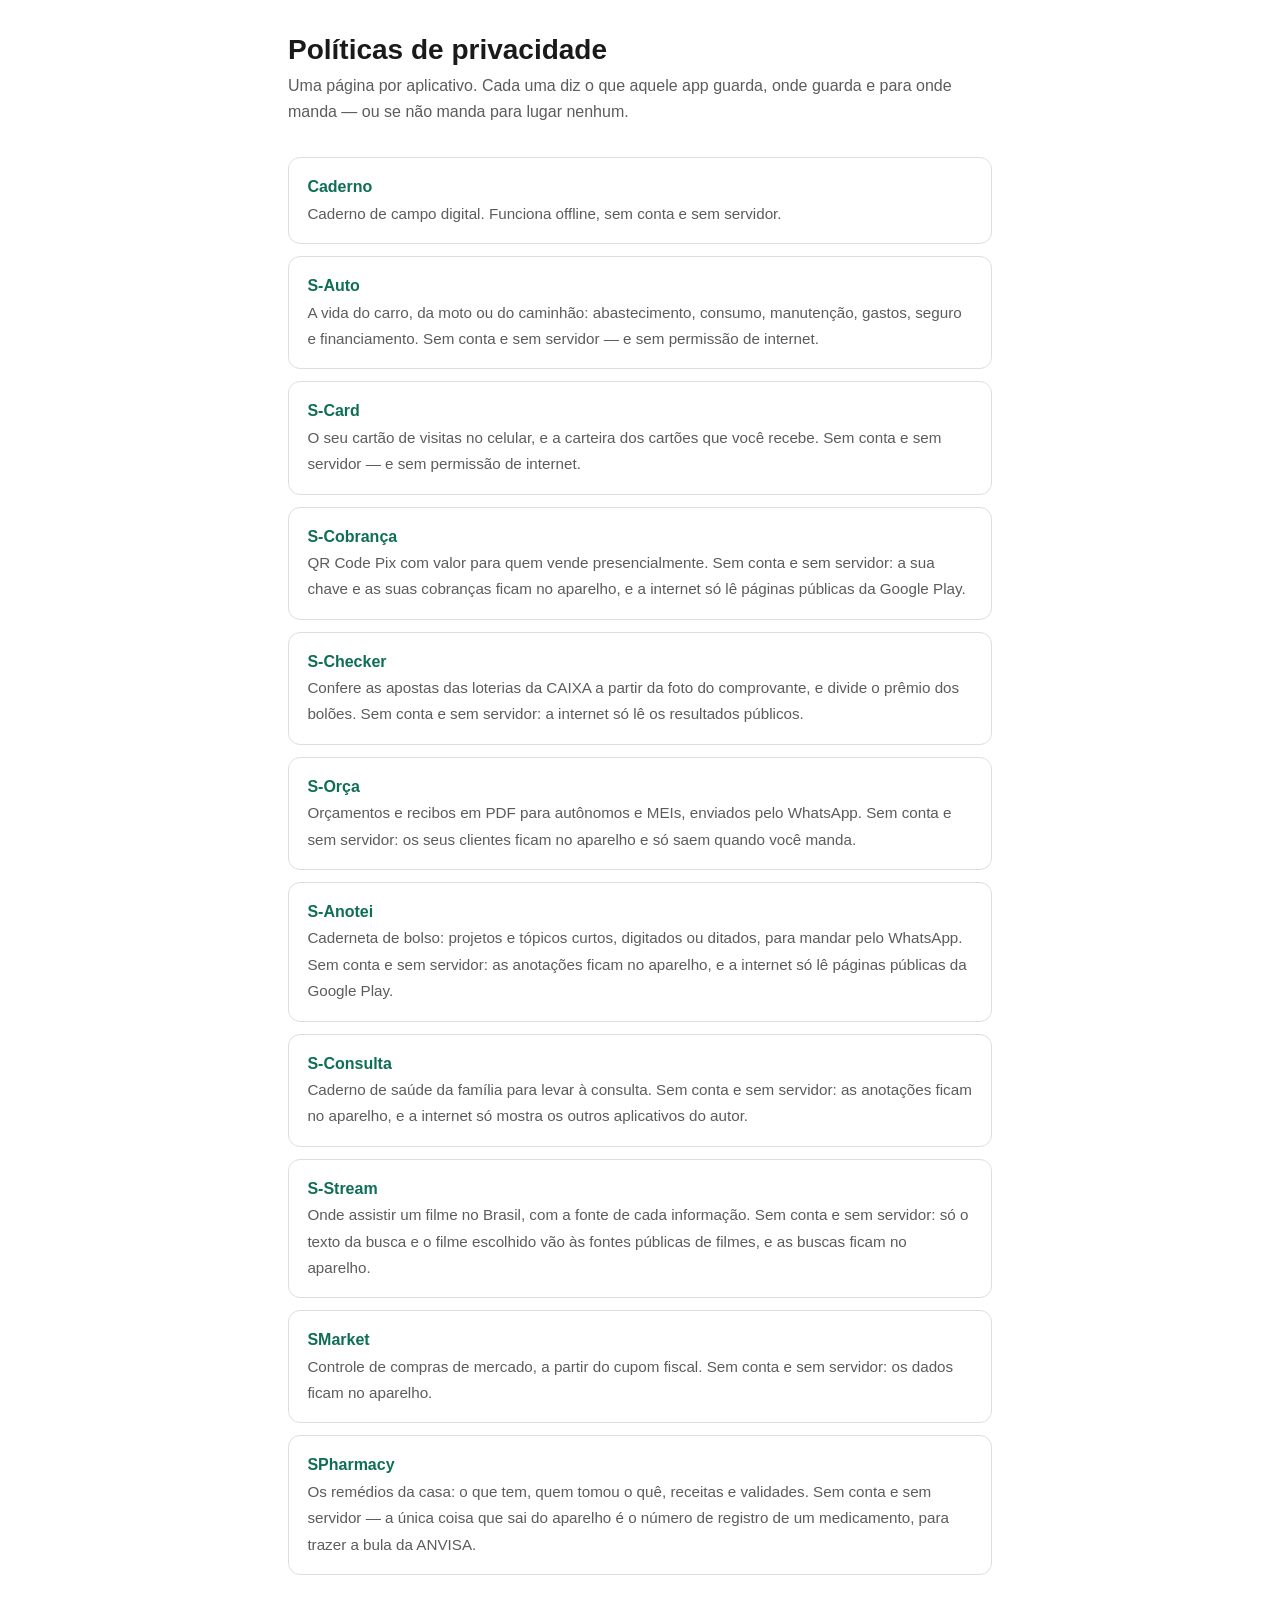
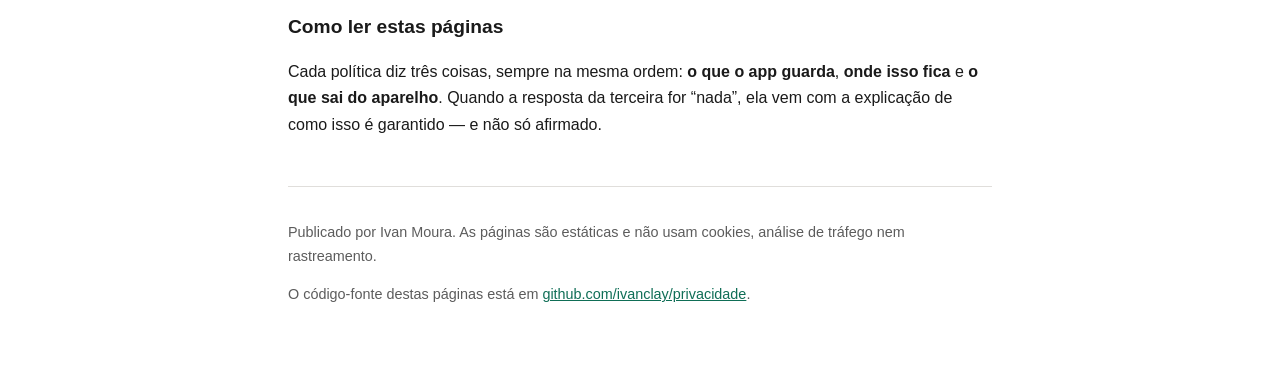
<file: index.html>
<!doctype html>
<html lang="pt-BR">
<head>
<meta charset="utf-8">
<meta name="viewport" content="width=device-width, initial-scale=1">
<title>Políticas de privacidade — Ivan Moura</title>
<meta name="description" content="Políticas de privacidade dos aplicativos publicados por Ivan Moura.">
<link rel="stylesheet" href="estilo.css">
</head>
<body>
<main>

  <h1>Políticas de privacidade</h1>
  <p class="subtitulo">Uma página por aplicativo. Cada uma diz o que aquele app guarda, onde guarda e
  para onde manda — ou se não manda para lugar nenhum.</p>

  <ul class="lista-de-apps">
    <li>
      <a href="caderno/">
        <strong>Caderno</strong>
        <span>Caderno de campo digital. Funciona offline, sem conta e sem servidor.</span>
      </a>
    </li>
    <li>
      <a href="sauto/">
        <strong>S-Auto</strong>
        <span>A vida do carro, da moto ou do caminhão: abastecimento, consumo, manutenção, gastos,
        seguro e financiamento. Sem conta e sem servidor — e sem permissão de internet.</span>
      </a>
    </li>
    <li>
      <a href="scard/">
        <strong>S-Card</strong>
        <span>O seu cartão de visitas no celular, e a carteira dos cartões que você recebe. Sem conta e
        sem servidor — e sem permissão de internet.</span>
      </a>
    </li>
    <li>
      <a href="scobranca/">
        <strong>S-Cobrança</strong>
        <span>QR Code Pix com valor para quem vende presencialmente. Sem conta e sem servidor: a sua
        chave e as suas cobranças ficam no aparelho, e a internet só lê páginas públicas da Google Play.</span>
      </a>
    </li>
    <li>
      <a href="schecker/">
        <strong>S-Checker</strong>
        <span>Confere as apostas das loterias da CAIXA a partir da foto do comprovante, e divide o
        prêmio dos bolões. Sem conta e sem servidor: a internet só lê os resultados públicos.</span>
      </a>
    </li>
    <li>
      <a href="sorca/">
        <strong>S-Orça</strong>
        <span>Orçamentos e recibos em PDF para autônomos e MEIs, enviados pelo WhatsApp. Sem conta e
        sem servidor: os seus clientes ficam no aparelho e só saem quando você manda.</span>
      </a>
    </li>
    <li>
      <a href="sanotei/">
        <strong>S-Anotei</strong>
        <span>Caderneta de bolso: projetos e tópicos curtos, digitados ou ditados, para mandar pelo
        WhatsApp. Sem conta e sem servidor: as anotações ficam no aparelho, e a internet só lê páginas
        públicas da Google Play.</span>
      </a>
    </li>
    <li>
      <a href="sconsulta/">
        <strong>S-Consulta</strong>
        <span>Caderno de saúde da família para levar à consulta. Sem conta e sem servidor: as anotações ficam
        no aparelho, e a internet só mostra os outros aplicativos do autor.</span>
      </a>
    </li>
    <li>
      <a href="sstream/">
        <strong>S-Stream</strong>
        <span>Onde assistir um filme no Brasil, com a fonte de cada informação. Sem conta e sem servidor:
        só o texto da busca e o filme escolhido vão às fontes públicas de filmes, e as buscas ficam no aparelho.</span>
      </a>
    </li>
    <li>
      <a href="smarket/">
        <strong>SMarket</strong>
        <span>Controle de compras de mercado, a partir do cupom fiscal. Sem conta e sem servidor:
        os dados ficam no aparelho.</span>
      </a>
    </li>
    <li>
      <a href="spharmacy/">
        <strong>SPharmacy</strong>
        <span>Os remédios da casa: o que tem, quem tomou o quê, receitas e validades. Sem conta e
        sem servidor — a única coisa que sai do aparelho é o número de registro de um medicamento,
        para trazer a bula da ANVISA.</span>
      </a>
    </li>
  </ul>

  <h2>Como ler estas páginas</h2>

  <p>Cada política diz três coisas, sempre na mesma ordem: <strong>o que o app guarda</strong>,
  <strong>onde isso fica</strong> e <strong>o que sai do aparelho</strong>. Quando a resposta da
  terceira for “nada”, ela vem com a explicação de como isso é garantido — e não só afirmado.</p>

  <footer>
    <p>Publicado por Ivan Moura. As páginas são estáticas e não usam cookies, análise de tráfego nem
    rastreamento.</p>
    <p>O código-fonte destas páginas está em
    <a href="https://github.com/ivanclay/privacidade">github.com/ivanclay/privacidade</a>.</p>
  </footer>

</main>
</body>
</html>
</file>
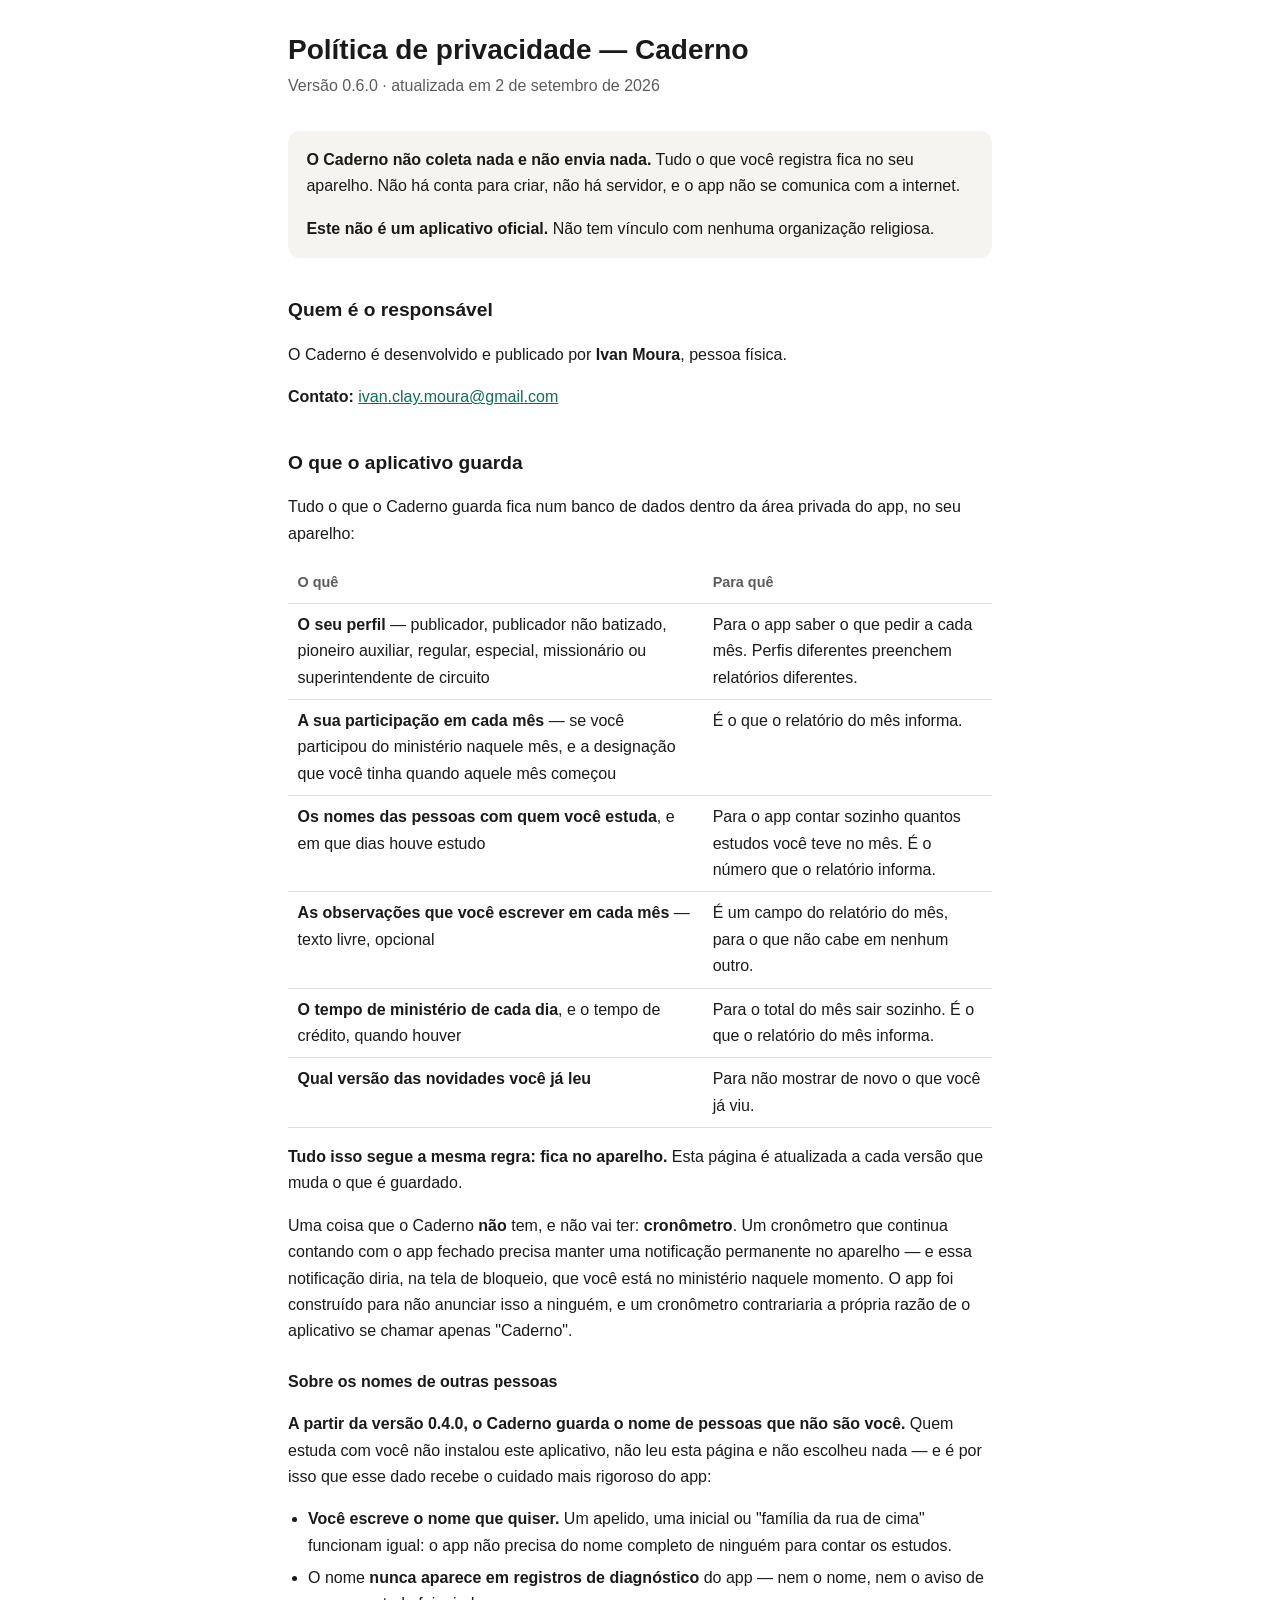
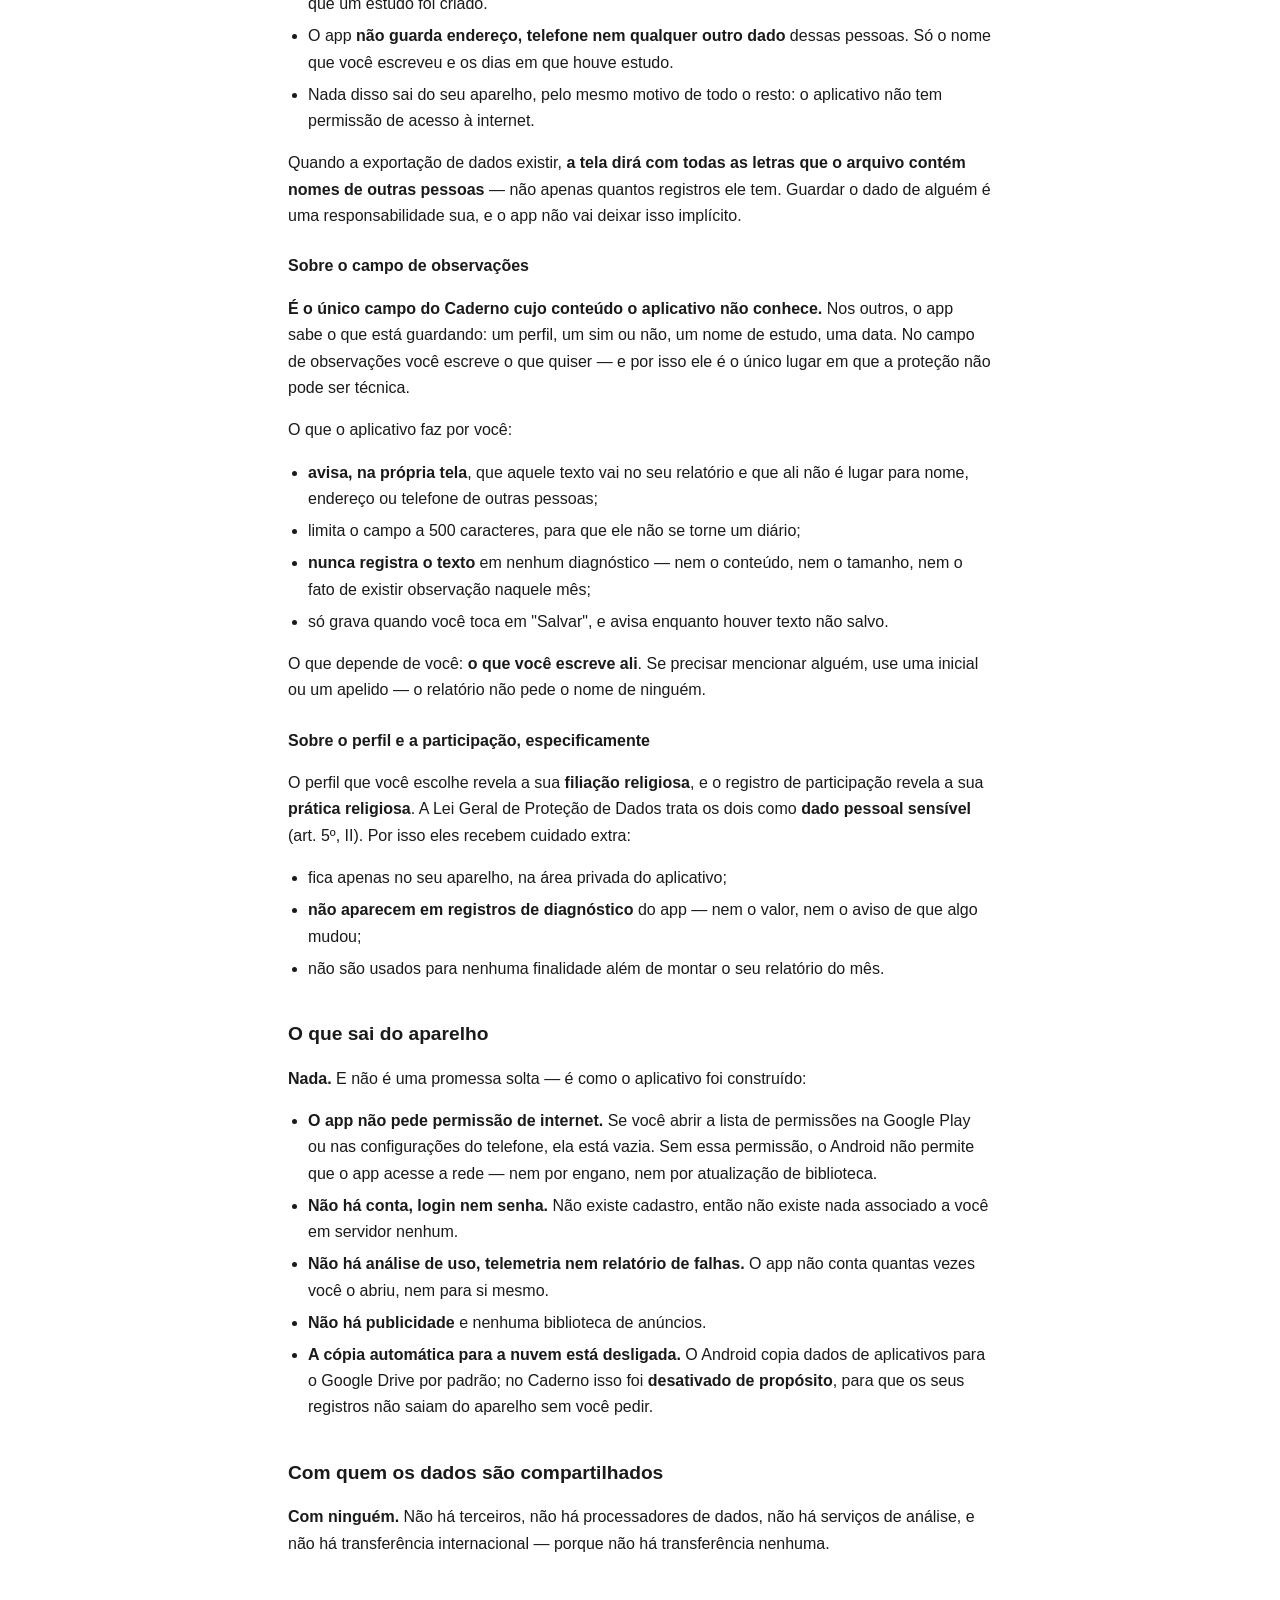
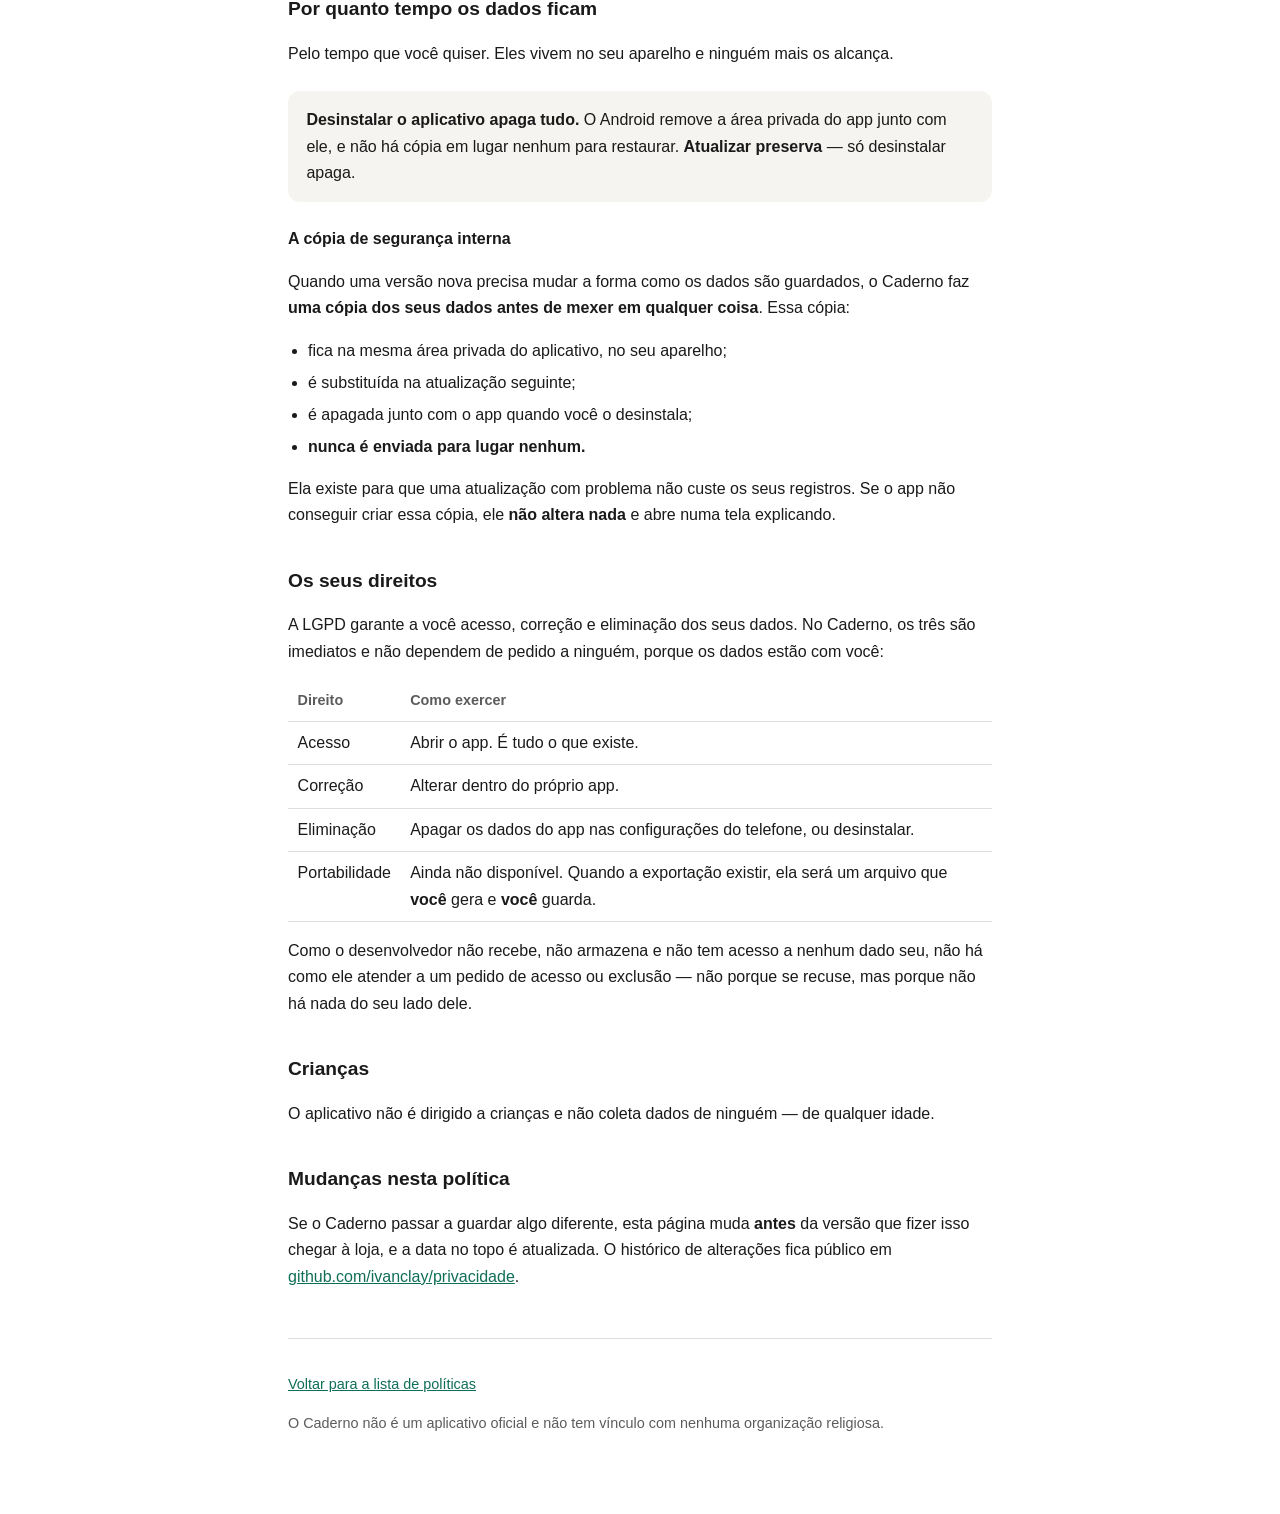
<file: caderno/index.html>
<!doctype html>
<html lang="pt-BR">
<head>
<meta charset="utf-8">
<meta name="viewport" content="width=device-width, initial-scale=1">
<title>Política de privacidade — Caderno</title>
<meta name="description" content="Política de privacidade do aplicativo Caderno. Funciona offline, sem conta e sem servidor: nenhum dado sai do aparelho.">
<link rel="stylesheet" href="../estilo.css">
</head>
<body>
<main>

  <h1>Política de privacidade — Caderno</h1>
  <p class="subtitulo">Versão 0.6.0 · atualizada em 2 de setembro de 2026</p>

  <div class="destaque">
    <p><strong>O Caderno não coleta nada e não envia nada.</strong> Tudo o que você registra fica no
    seu aparelho. Não há conta para criar, não há servidor, e o app não se comunica com a internet.</p>
    <p><strong>Este não é um aplicativo oficial.</strong> Não tem vínculo com nenhuma organização
    religiosa.</p>
  </div>

  <h2>Quem é o responsável</h2>

  <p>O Caderno é desenvolvido e publicado por <strong>Ivan Moura</strong>, pessoa física.</p>

  <p><strong>Contato:</strong>
  <a href="mailto:ivan.clay.moura@gmail.com">ivan.clay.moura@gmail.com</a></p>

  <h2>O que o aplicativo guarda</h2>

  <p>Tudo o que o Caderno guarda fica num banco de dados dentro da área privada do app, no seu
  aparelho:</p>

  <table>
    <tr><th>O quê</th><th>Para quê</th></tr>
    <tr>
      <td><strong>O seu perfil</strong> — publicador, publicador não batizado, pioneiro auxiliar,
      regular, especial, missionário ou superintendente de circuito</td>
      <td>Para o app saber o que pedir a cada mês. Perfis diferentes preenchem relatórios diferentes.</td>
    </tr>
    <tr>
      <td><strong>A sua participação em cada mês</strong> — se você participou do ministério naquele
      mês, e a designação que você tinha quando aquele mês começou</td>
      <td>É o que o relatório do mês informa.</td>
    </tr>
    <tr>
      <td><strong>Os nomes das pessoas com quem você estuda</strong>, e em que dias houve estudo</td>
      <td>Para o app contar sozinho quantos estudos você teve no mês. É o número que o relatório
      informa.</td>
    </tr>
    <tr>
      <td><strong>As observações que você escrever em cada mês</strong> — texto livre, opcional</td>
      <td>É um campo do relatório do mês, para o que não cabe em nenhum outro.</td>
    </tr>
    <tr>
      <td><strong>O tempo de ministério de cada dia</strong>, e o tempo de crédito, quando houver</td>
      <td>Para o total do mês sair sozinho. É o que o relatório do mês informa.</td>
    </tr>
    <tr>
      <td><strong>Qual versão das novidades você já leu</strong></td>
      <td>Para não mostrar de novo o que você já viu.</td>
    </tr>
  </table>

  <p><strong>Tudo isso segue a mesma regra: fica no aparelho.</strong> Esta página é atualizada a cada
  versão que muda o que é guardado.</p>

  <p>Uma coisa que o Caderno <strong>não</strong> tem, e não vai ter: <strong>cronômetro</strong>. Um
  cronômetro que continua contando com o app fechado precisa manter uma notificação permanente no
  aparelho — e essa notificação diria, na tela de bloqueio, que você está no ministério naquele
  momento. O app foi construído para não anunciar isso a ninguém, e um cronômetro contrariaria a
  própria razão de o aplicativo se chamar apenas "Caderno".</p>

  <h3>Sobre os nomes de outras pessoas</h3>

  <p><strong>A partir da versão 0.4.0, o Caderno guarda o nome de pessoas que não são você.</strong>
  Quem estuda com você não instalou este aplicativo, não leu esta página e não escolheu nada — e é
  por isso que esse dado recebe o cuidado mais rigoroso do app:</p>

  <ul>
    <li><strong>Você escreve o nome que quiser.</strong> Um apelido, uma inicial ou "família da rua
    de cima" funcionam igual: o app não precisa do nome completo de ninguém para contar os
    estudos.</li>
    <li>O nome <strong>nunca aparece em registros de diagnóstico</strong> do app — nem o nome, nem o
    aviso de que um estudo foi criado.</li>
    <li>O app <strong>não guarda endereço, telefone nem qualquer outro dado</strong> dessas pessoas.
    Só o nome que você escreveu e os dias em que houve estudo.</li>
    <li>Nada disso sai do seu aparelho, pelo mesmo motivo de todo o resto: o aplicativo não tem
    permissão de acesso à internet.</li>
  </ul>

  <p>Quando a exportação de dados existir, <strong>a tela dirá com todas as letras que o arquivo
  contém nomes de outras pessoas</strong> — não apenas quantos registros ele tem. Guardar o dado de
  alguém é uma responsabilidade sua, e o app não vai deixar isso implícito.</p>

  <h3>Sobre o campo de observações</h3>

  <p><strong>É o único campo do Caderno cujo conteúdo o aplicativo não conhece.</strong> Nos outros, o
  app sabe o que está guardando: um perfil, um sim ou não, um nome de estudo, uma data. No campo de
  observações você escreve o que quiser — e por isso ele é o único lugar em que a proteção não pode
  ser técnica.</p>

  <p>O que o aplicativo faz por você:</p>

  <ul>
    <li><strong>avisa, na própria tela</strong>, que aquele texto vai no seu relatório e que ali não é
    lugar para nome, endereço ou telefone de outras pessoas;</li>
    <li>limita o campo a 500 caracteres, para que ele não se torne um diário;</li>
    <li><strong>nunca registra o texto</strong> em nenhum diagnóstico — nem o conteúdo, nem o tamanho,
    nem o fato de existir observação naquele mês;</li>
    <li>só grava quando você toca em "Salvar", e avisa enquanto houver texto não salvo.</li>
  </ul>

  <p>O que depende de você: <strong>o que você escreve ali</strong>. Se precisar mencionar alguém,
  use uma inicial ou um apelido — o relatório não pede o nome de ninguém.</p>

  <h3>Sobre o perfil e a participação, especificamente</h3>

  <p>O perfil que você escolhe revela a sua <strong>filiação religiosa</strong>, e o registro de
  participação revela a sua <strong>prática religiosa</strong>. A Lei Geral de Proteção de Dados
  trata os dois como <strong>dado pessoal sensível</strong> (art. 5º, II). Por isso eles recebem
  cuidado extra:</p>

  <ul>
    <li>fica apenas no seu aparelho, na área privada do aplicativo;</li>
    <li><strong>não aparecem em registros de diagnóstico</strong> do app — nem o valor, nem o aviso
    de que algo mudou;</li>
    <li>não são usados para nenhuma finalidade além de montar o seu relatório do mês.</li>
  </ul>

  <h2>O que sai do aparelho</h2>

  <p><strong>Nada.</strong> E não é uma promessa solta — é como o aplicativo foi construído:</p>

  <ul>
    <li><strong>O app não pede permissão de internet.</strong> Se você abrir a lista de permissões na
    Google Play ou nas configurações do telefone, ela está vazia. Sem essa permissão, o Android não
    permite que o app acesse a rede — nem por engano, nem por atualização de biblioteca.</li>
    <li><strong>Não há conta, login nem senha.</strong> Não existe cadastro, então não existe nada
    associado a você em servidor nenhum.</li>
    <li><strong>Não há análise de uso, telemetria nem relatório de falhas.</strong> O app não conta
    quantas vezes você o abriu, nem para si mesmo.</li>
    <li><strong>Não há publicidade</strong> e nenhuma biblioteca de anúncios.</li>
    <li><strong>A cópia automática para a nuvem está desligada.</strong> O Android copia dados de
    aplicativos para o Google Drive por padrão; no Caderno isso foi <strong>desativado de
    propósito</strong>, para que os seus registros não saiam do aparelho sem você pedir.</li>
  </ul>

  <h2>Com quem os dados são compartilhados</h2>

  <p><strong>Com ninguém.</strong> Não há terceiros, não há processadores de dados, não há serviços
  de análise, e não há transferência internacional — porque não há transferência nenhuma.</p>

  <h2>Por quanto tempo os dados ficam</h2>

  <p>Pelo tempo que você quiser. Eles vivem no seu aparelho e ninguém mais os alcança.</p>

  <div class="destaque">
    <p><strong>Desinstalar o aplicativo apaga tudo.</strong> O Android remove a área privada do app
    junto com ele, e não há cópia em lugar nenhum para restaurar. <strong>Atualizar preserva</strong>
    — só desinstalar apaga.</p>
  </div>

  <h3>A cópia de segurança interna</h3>

  <p>Quando uma versão nova precisa mudar a forma como os dados são guardados, o Caderno faz
  <strong>uma cópia dos seus dados antes de mexer em qualquer coisa</strong>. Essa cópia:</p>

  <ul>
    <li>fica na mesma área privada do aplicativo, no seu aparelho;</li>
    <li>é substituída na atualização seguinte;</li>
    <li>é apagada junto com o app quando você o desinstala;</li>
    <li><strong>nunca é enviada para lugar nenhum.</strong></li>
  </ul>

  <p>Ela existe para que uma atualização com problema não custe os seus registros. Se o app não
  conseguir criar essa cópia, ele <strong>não altera nada</strong> e abre numa tela explicando.</p>

  <h2>Os seus direitos</h2>

  <p>A LGPD garante a você acesso, correção e eliminação dos seus dados. No Caderno, os três são
  imediatos e não dependem de pedido a ninguém, porque os dados estão com você:</p>

  <table>
    <tr><th>Direito</th><th>Como exercer</th></tr>
    <tr><td>Acesso</td><td>Abrir o app. É tudo o que existe.</td></tr>
    <tr><td>Correção</td><td>Alterar dentro do próprio app.</td></tr>
    <tr><td>Eliminação</td><td>Apagar os dados do app nas configurações do telefone, ou desinstalar.</td></tr>
    <tr><td>Portabilidade</td><td>Ainda não disponível. Quando a exportação existir, ela será um
    arquivo que <strong>você</strong> gera e <strong>você</strong> guarda.</td></tr>
  </table>

  <p>Como o desenvolvedor não recebe, não armazena e não tem acesso a nenhum dado seu, não há como
  ele atender a um pedido de acesso ou exclusão — não porque se recuse, mas porque não há nada do seu
  lado dele.</p>

  <h2>Crianças</h2>

  <p>O aplicativo não é dirigido a crianças e não coleta dados de ninguém — de qualquer idade.</p>

  <h2>Mudanças nesta política</h2>

  <p>Se o Caderno passar a guardar algo diferente, esta página muda <strong>antes</strong> da versão
  que fizer isso chegar à loja, e a data no topo é atualizada. O histórico de alterações fica público
  em <a href="https://github.com/ivanclay/privacidade">github.com/ivanclay/privacidade</a>.</p>

  <footer>
    <p><a href="../">Voltar para a lista de políticas</a></p>
    <p>O Caderno não é um aplicativo oficial e não tem vínculo com nenhuma organização religiosa.</p>
  </footer>

</main>
</body>
</html>
</file>
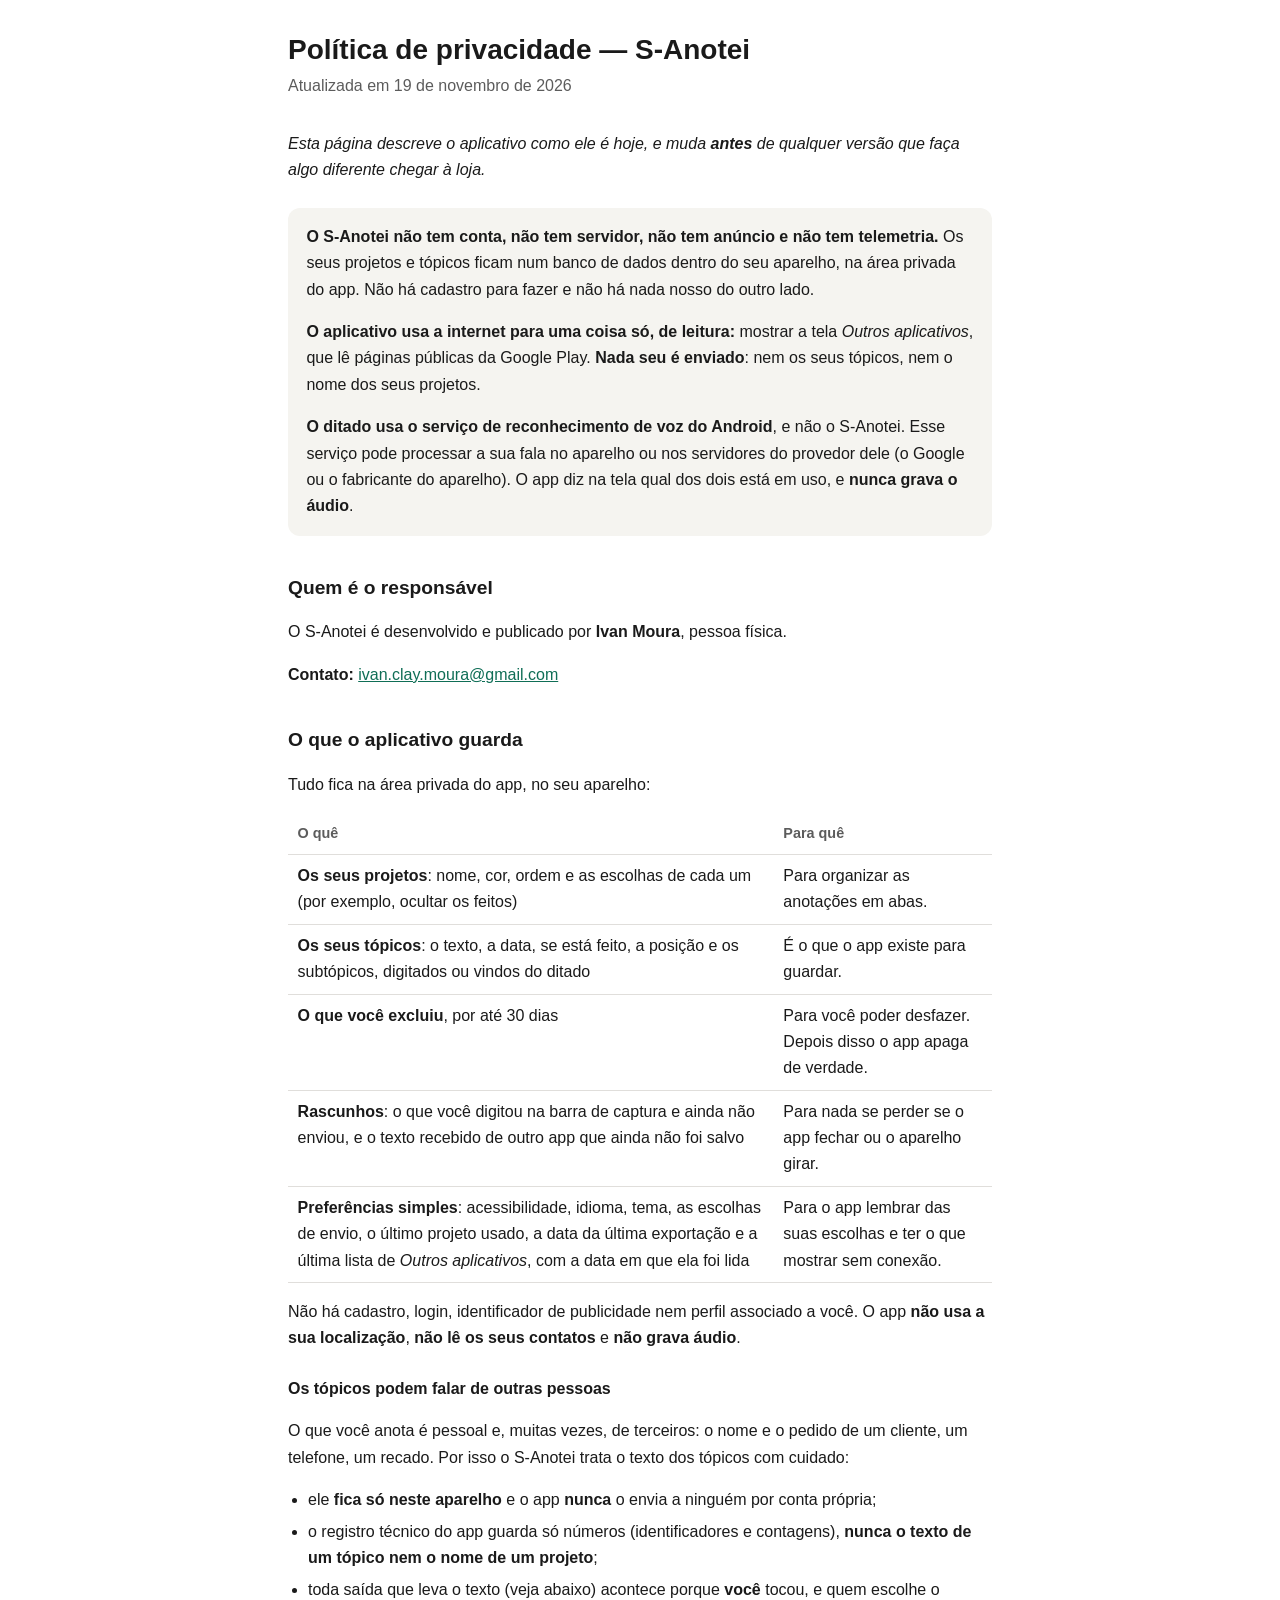
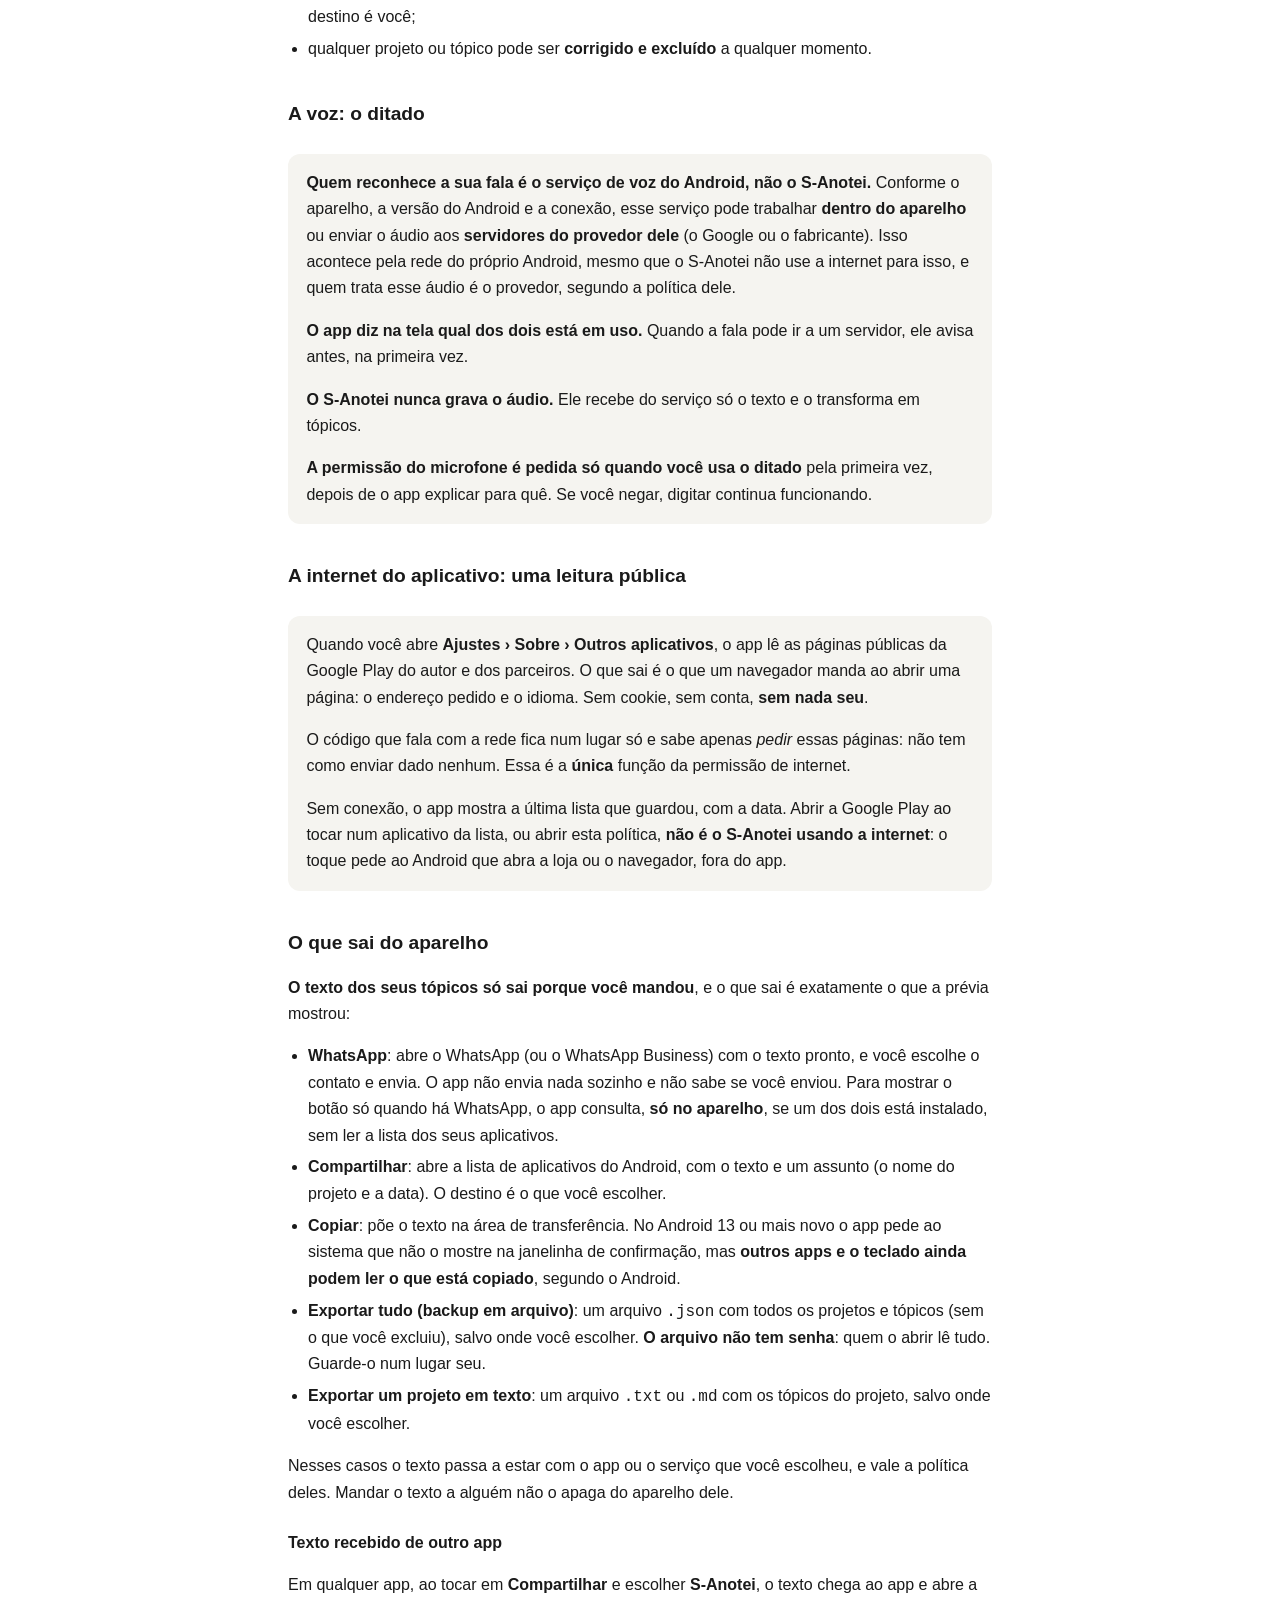
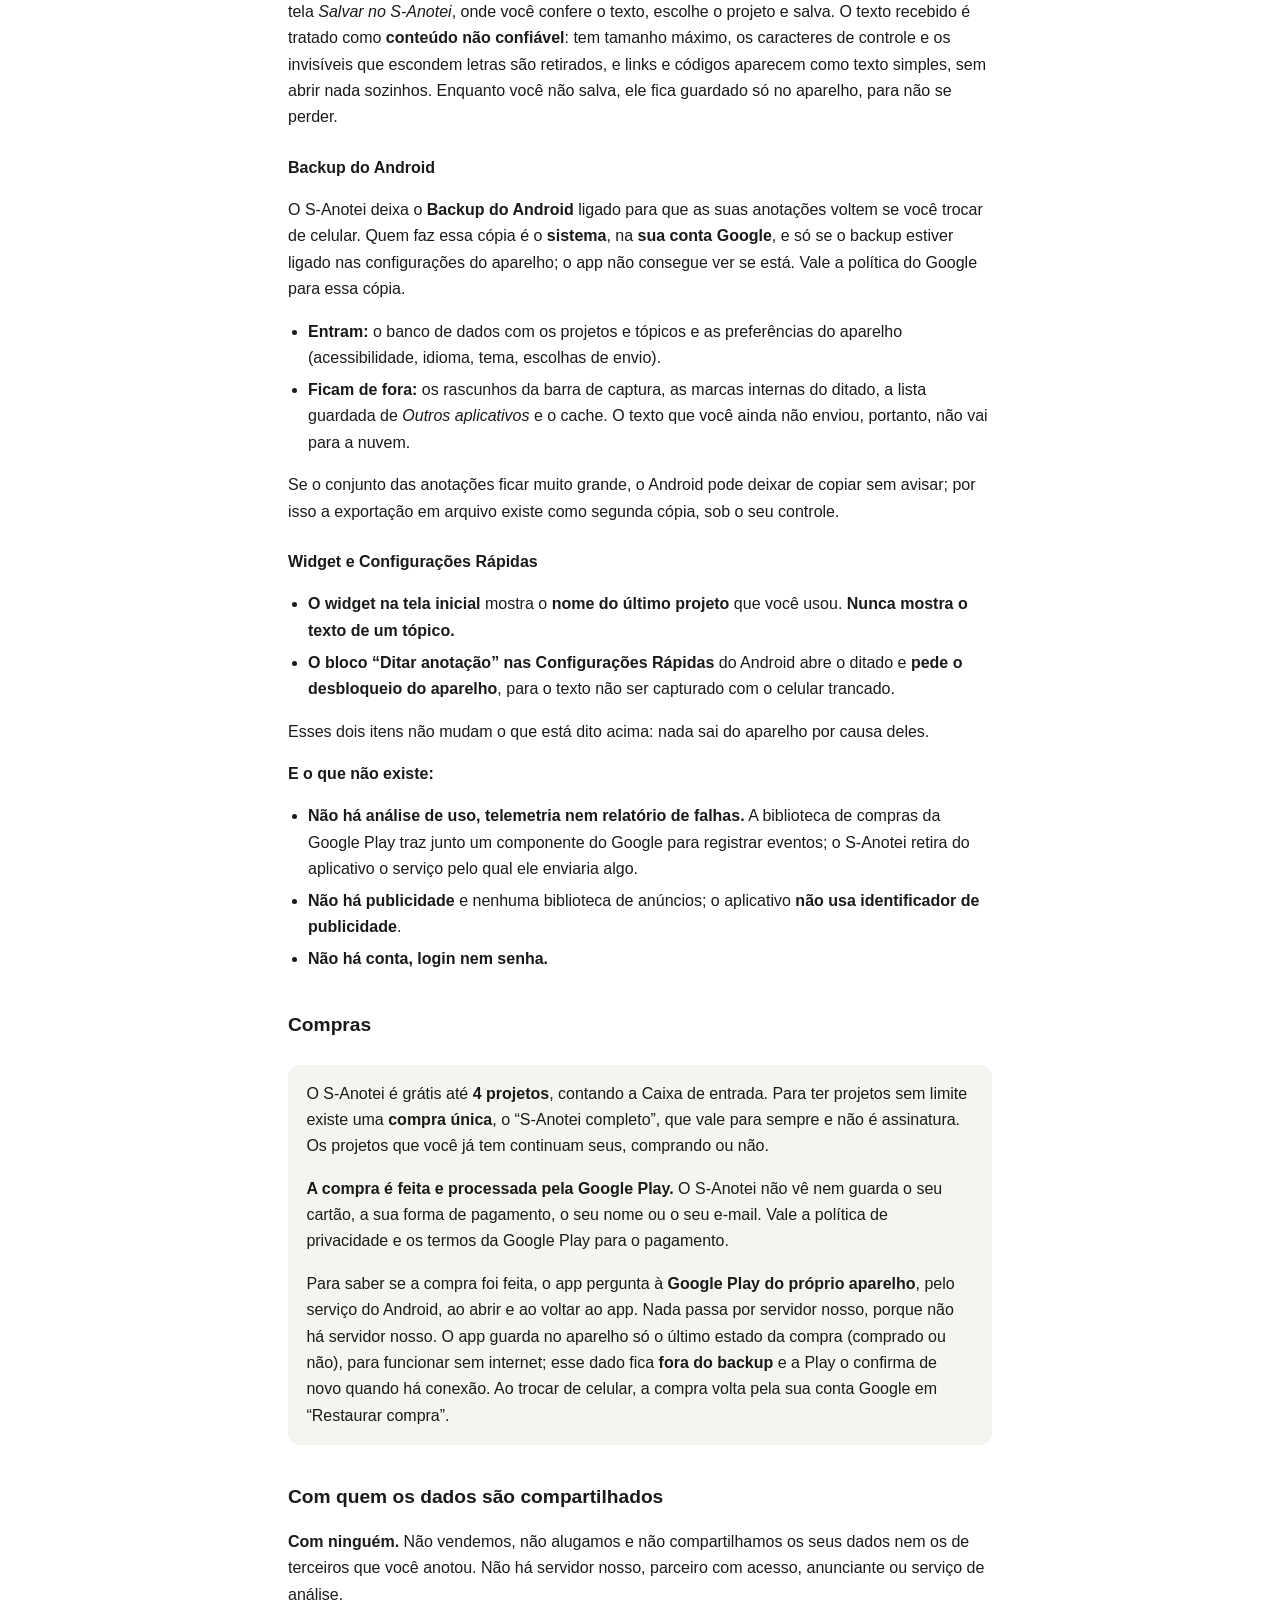
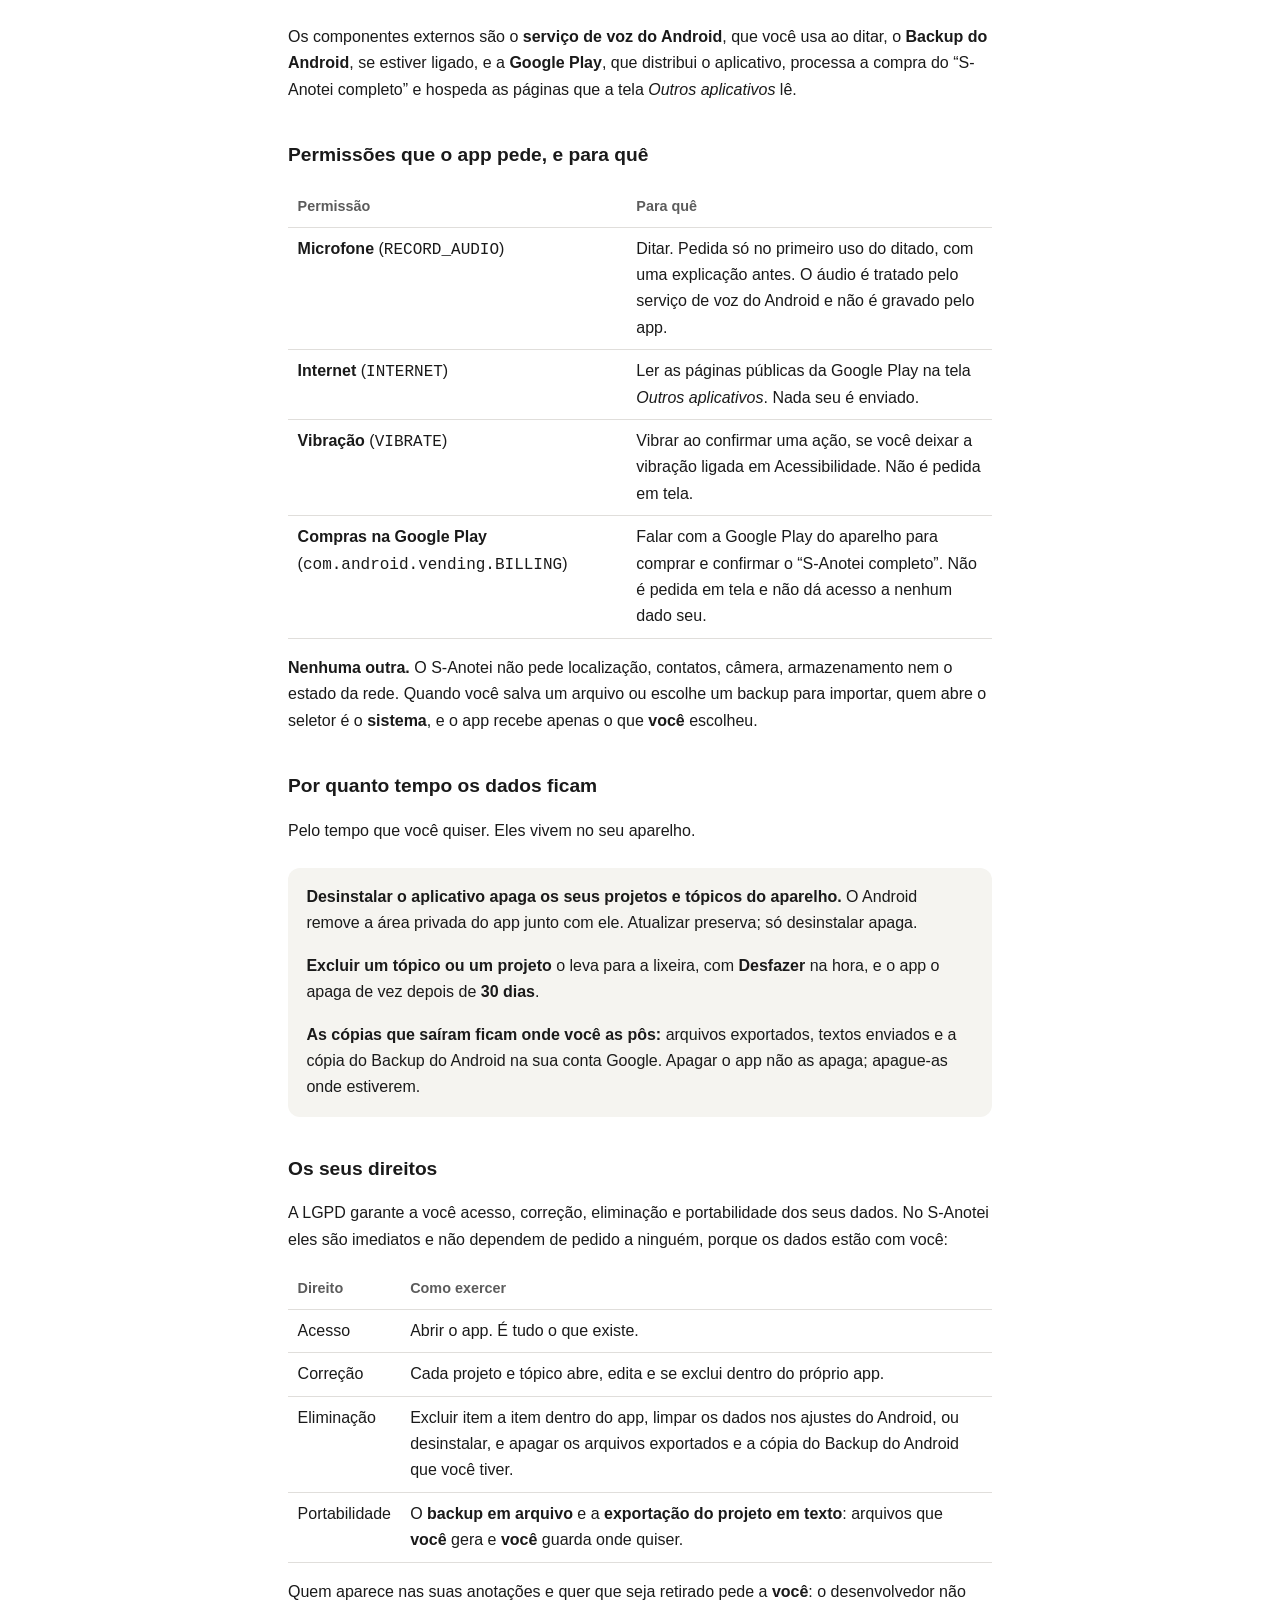
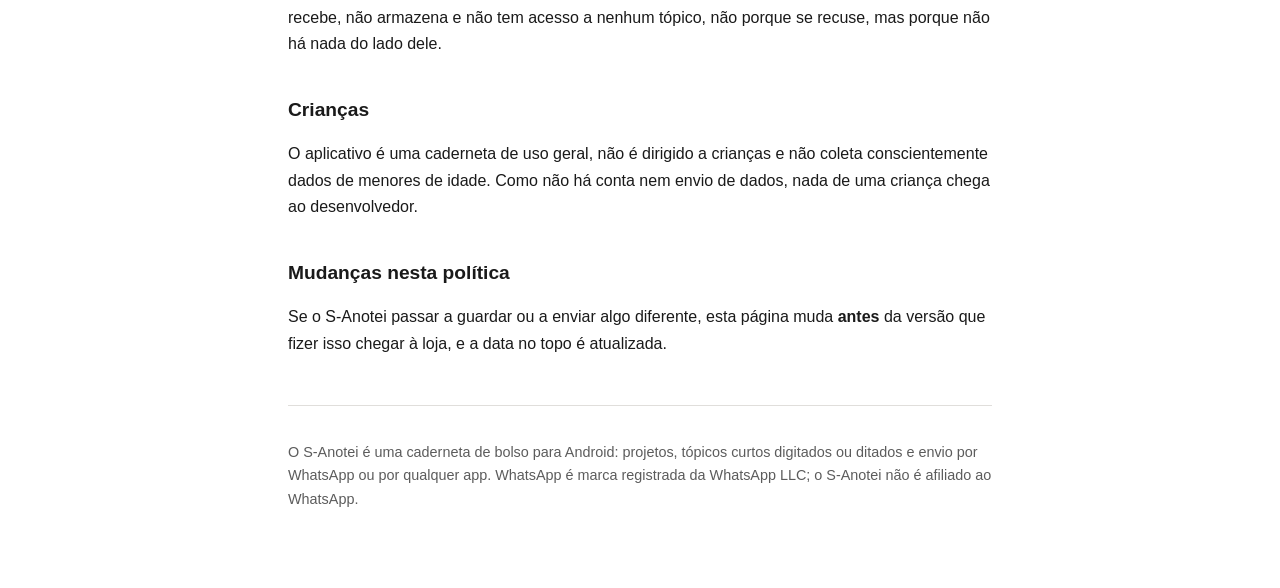
<file: sanotei/index.html>
<!doctype html>
<html lang="pt-BR">
<head>
<meta charset="utf-8">
<meta name="viewport" content="width=device-width, initial-scale=1">
<title>Política de privacidade — S-Anotei</title>
<meta name="description" content="Política de privacidade do aplicativo S-Anotei. Sem conta, sem servidor e sem telemetria: os seus projetos e tópicos ficam no seu aparelho. A internet serve só para ler as páginas públicas da Google Play, e o ditado usa o serviço de voz do Android.">
<link rel="stylesheet" href="../estilo.css">
</head>
<body>
<main>

  <h1>Política de privacidade — S-Anotei</h1>
  <p class="subtitulo">Atualizada em 19 de novembro de 2026</p>

  <p><em>Esta página descreve o aplicativo como ele é hoje, e muda <strong>antes</strong> de qualquer versão
  que faça algo diferente chegar à loja.</em></p>

  <div class="destaque">
    <p><strong>O S-Anotei não tem conta, não tem servidor, não tem anúncio e não tem telemetria.</strong>
    Os seus projetos e tópicos ficam num banco de dados dentro do seu aparelho, na área privada do app.
    Não há cadastro para fazer e não há nada nosso do outro lado.</p>
    <p><strong>O aplicativo usa a internet para uma coisa só, de leitura:</strong> mostrar a tela
    <em>Outros aplicativos</em>, que lê páginas públicas da Google Play. <strong>Nada seu é
    enviado</strong>: nem os seus tópicos, nem o nome dos seus projetos.</p>
    <p><strong>O ditado usa o serviço de reconhecimento de voz do Android</strong>, e não o S-Anotei. Esse
    serviço pode processar a sua fala no aparelho ou nos servidores do provedor dele (o Google ou o
    fabricante do aparelho). O app diz na tela qual dos dois está em uso, e <strong>nunca grava o
    áudio</strong>.</p>
  </div>

  <h2>Quem é o responsável</h2>

  <p>O S-Anotei é desenvolvido e publicado por <strong>Ivan Moura</strong>, pessoa física.</p>

  <p><strong>Contato:</strong>
  <a href="mailto:ivan.clay.moura@gmail.com">ivan.clay.moura@gmail.com</a></p>

  <h2>O que o aplicativo guarda</h2>

  <p>Tudo fica na área privada do app, no seu aparelho:</p>

  <table>
    <tr><th>O quê</th><th>Para quê</th></tr>
    <tr>
      <td><strong>Os seus projetos</strong>: nome, cor, ordem e as escolhas de cada um (por exemplo,
      ocultar os feitos)</td>
      <td>Para organizar as anotações em abas.</td>
    </tr>
    <tr>
      <td><strong>Os seus tópicos</strong>: o texto, a data, se está feito, a posição e os subtópicos,
      digitados ou vindos do ditado</td>
      <td>É o que o app existe para guardar.</td>
    </tr>
    <tr>
      <td><strong>O que você excluiu</strong>, por até 30 dias</td>
      <td>Para você poder desfazer. Depois disso o app apaga de verdade.</td>
    </tr>
    <tr>
      <td><strong>Rascunhos</strong>: o que você digitou na barra de captura e ainda não enviou, e o
      texto recebido de outro app que ainda não foi salvo</td>
      <td>Para nada se perder se o app fechar ou o aparelho girar.</td>
    </tr>
    <tr>
      <td><strong>Preferências simples</strong>: acessibilidade, idioma, tema, as escolhas de envio, o
      último projeto usado, a data da última exportação e a última lista de <em>Outros aplicativos</em>,
      com a data em que ela foi lida</td>
      <td>Para o app lembrar das suas escolhas e ter o que mostrar sem conexão.</td>
    </tr>
  </table>

  <p>Não há cadastro, login, identificador de publicidade nem perfil associado a você. O app
  <strong>não usa a sua localização</strong>, <strong>não lê os seus contatos</strong> e
  <strong>não grava áudio</strong>.</p>

  <h3>Os tópicos podem falar de outras pessoas</h3>

  <p>O que você anota é pessoal e, muitas vezes, de terceiros: o nome e o pedido de um cliente, um
  telefone, um recado. Por isso o S-Anotei trata o texto dos tópicos com cuidado:</p>

  <ul>
    <li>ele <strong>fica só neste aparelho</strong> e o app <strong>nunca</strong> o envia a ninguém por
    conta própria;</li>
    <li>o registro técnico do app guarda só números (identificadores e contagens), <strong>nunca o texto
    de um tópico nem o nome de um projeto</strong>;</li>
    <li>toda saída que leva o texto (veja abaixo) acontece porque <strong>você</strong> tocou, e quem
    escolhe o destino é você;</li>
    <li>qualquer projeto ou tópico pode ser <strong>corrigido e excluído</strong> a qualquer momento.</li>
  </ul>

  <h2>A voz: o ditado</h2>

  <div class="destaque">
    <p><strong>Quem reconhece a sua fala é o serviço de voz do Android, não o S-Anotei.</strong> Conforme
    o aparelho, a versão do Android e a conexão, esse serviço pode trabalhar <strong>dentro do
    aparelho</strong> ou enviar o áudio aos <strong>servidores do provedor dele</strong> (o Google ou o
    fabricante). Isso acontece pela rede do próprio Android, mesmo que o S-Anotei não use a internet para
    isso, e quem trata esse áudio é o provedor, segundo a política dele.</p>
    <p><strong>O app diz na tela qual dos dois está em uso.</strong> Quando a fala pode ir a um servidor, ele
    avisa antes, na primeira vez.</p>
    <p><strong>O S-Anotei nunca grava o áudio.</strong> Ele recebe do serviço só o texto e o transforma em
    tópicos.</p>
    <p><strong>A permissão do microfone é pedida só quando você usa o ditado</strong> pela primeira vez,
    depois de o app explicar para quê. Se você negar, digitar continua funcionando.</p>
  </div>

  <h2>A internet do aplicativo: uma leitura pública</h2>

  <div class="destaque">
    <p>Quando você abre <strong>Ajustes › Sobre › Outros aplicativos</strong>, o app lê as páginas
    públicas da Google Play do autor e dos parceiros. O que sai é o que um navegador manda ao abrir uma
    página: o endereço pedido e o idioma. Sem cookie, sem conta, <strong>sem nada seu</strong>.</p>
    <p>O código que fala com a rede fica num lugar só e sabe apenas <em>pedir</em> essas páginas: não
    tem como enviar dado nenhum. Essa é a <strong>única</strong> função da permissão de internet.</p>
    <p>Sem conexão, o app mostra a última lista que guardou, com a data. Abrir a Google Play ao tocar num
    aplicativo da lista, ou abrir esta política, <strong>não é o S-Anotei usando a internet</strong>: o
    toque pede ao Android que abra a loja ou o navegador, fora do app.</p>
  </div>

  <h2>O que sai do aparelho</h2>

  <p><strong>O texto dos seus tópicos só sai porque você mandou</strong>, e o que sai é exatamente o que
  a prévia mostrou:</p>

  <ul>
    <li><strong>WhatsApp</strong>: abre o WhatsApp (ou o WhatsApp Business) com o texto pronto, e você
    escolhe o contato e envia. O app não envia nada sozinho e não sabe se você enviou. Para mostrar o
    botão só quando há WhatsApp, o app consulta, <strong>só no aparelho</strong>, se um dos dois está
    instalado, sem ler a lista dos seus aplicativos.</li>
    <li><strong>Compartilhar</strong>: abre a lista de aplicativos do Android, com o texto e um assunto
    (o nome do projeto e a data). O destino é o que você escolher.</li>
    <li><strong>Copiar</strong>: põe o texto na área de transferência. No Android 13 ou mais novo o app
    pede ao sistema que não o mostre na janelinha de confirmação, mas <strong>outros apps e o teclado
    ainda podem ler o que está copiado</strong>, segundo o Android.</li>
    <li><strong>Exportar tudo (backup em arquivo)</strong>: um arquivo <code>.json</code> com todos os
    projetos e tópicos (sem o que você excluiu), salvo onde você escolher. <strong>O arquivo não tem
    senha</strong>: quem o abrir lê tudo. Guarde-o num lugar seu.</li>
    <li><strong>Exportar um projeto em texto</strong>: um arquivo <code>.txt</code> ou <code>.md</code>
    com os tópicos do projeto, salvo onde você escolher.</li>
  </ul>

  <p>Nesses casos o texto passa a estar com o app ou o serviço que você escolheu, e vale a política
  deles. Mandar o texto a alguém não o apaga do aparelho dele.</p>

  <h3>Texto recebido de outro app</h3>

  <p>Em qualquer app, ao tocar em <strong>Compartilhar</strong> e escolher <strong>S-Anotei</strong>, o
  texto chega ao app e abre a tela <em>Salvar no S-Anotei</em>, onde você confere o texto, escolhe o
  projeto e salva. O texto recebido é tratado como <strong>conteúdo não confiável</strong>: tem tamanho
  máximo, os caracteres de controle e os invisíveis que escondem letras são retirados, e links e códigos
  aparecem como texto simples, sem abrir nada sozinhos. Enquanto você não salva, ele fica guardado só
  no aparelho, para não se perder.</p>

  <h3>Backup do Android</h3>

  <p>O S-Anotei deixa o <strong>Backup do Android</strong> ligado para que as suas anotações voltem se
  você trocar de celular. Quem faz essa cópia é o <strong>sistema</strong>, na <strong>sua conta
  Google</strong>, e só se o backup estiver ligado nas configurações do aparelho; o app não consegue
  ver se está. Vale a política do Google para essa cópia.</p>

  <ul>
    <li><strong>Entram:</strong> o banco de dados com os projetos e tópicos e as preferências do
    aparelho (acessibilidade, idioma, tema, escolhas de envio).</li>
    <li><strong>Ficam de fora:</strong> os rascunhos da barra de captura, as marcas internas do ditado, a
    lista guardada de <em>Outros aplicativos</em> e o cache. O texto que você ainda não enviou, portanto,
    não vai para a nuvem.</li>
  </ul>

  <p>Se o conjunto das anotações ficar muito grande, o Android pode deixar de copiar sem avisar; por
  isso a exportação em arquivo existe como segunda cópia, sob o seu controle.</p>

  <h3>Widget e Configurações Rápidas</h3>

  <ul>
    <li><strong>O widget na tela inicial</strong> mostra o <strong>nome do último projeto</strong> que
    você usou. <strong>Nunca mostra o texto de um tópico.</strong></li>
    <li><strong>O bloco “Ditar anotação” nas Configurações Rápidas</strong> do Android abre o ditado e
    <strong>pede o desbloqueio do aparelho</strong>, para o texto não ser capturado com o celular
    trancado.</li>
  </ul>

  <p>Esses dois itens não mudam o que está dito acima: nada sai do aparelho por causa deles.</p>

  <p><strong>E o que não existe:</strong></p>

  <ul>
    <li><strong>Não há análise de uso, telemetria nem relatório de falhas.</strong> A biblioteca de compras da
    Google Play traz junto um componente do Google para registrar eventos; o S-Anotei retira do aplicativo o
    serviço pelo qual ele enviaria algo.</li>
    <li><strong>Não há publicidade</strong> e nenhuma biblioteca de anúncios; o aplicativo
    <strong>não usa identificador de publicidade</strong>.</li>
    <li><strong>Não há conta, login nem senha.</strong></li>
  </ul>

  <h2>Compras</h2>

  <div class="destaque">
    <p>O S-Anotei é grátis até <strong>4 projetos</strong>, contando a Caixa de entrada. Para ter projetos
    sem limite existe uma <strong>compra única</strong>, o “S-Anotei completo”, que vale para sempre e não
    é assinatura. Os projetos que você já tem continuam seus, comprando ou não.</p>
    <p><strong>A compra é feita e processada pela Google Play.</strong> O S-Anotei não vê nem guarda o seu
    cartão, a sua forma de pagamento, o seu nome ou o seu e-mail. Vale a política de privacidade e os
    termos da Google Play para o pagamento.</p>
    <p>Para saber se a compra foi feita, o app pergunta à <strong>Google Play do próprio aparelho</strong>,
    pelo serviço do Android, ao abrir e ao voltar ao app. Nada passa por servidor nosso, porque não há
    servidor nosso. O app guarda no aparelho só o último estado da compra (comprado ou não), para
    funcionar sem internet; esse dado fica <strong>fora do backup</strong> e a Play o confirma de novo
    quando há conexão. Ao trocar de celular, a compra volta pela sua conta Google em “Restaurar compra”.</p>
  </div>

  <h2>Com quem os dados são compartilhados</h2>

  <p><strong>Com ninguém.</strong> Não vendemos, não alugamos e não compartilhamos os seus dados nem os
  de terceiros que você anotou. Não há servidor nosso, parceiro com acesso, anunciante ou serviço de
  análise.</p>

  <p>Os componentes externos são o <strong>serviço de voz do Android</strong>, que você usa ao ditar, o
  <strong>Backup do Android</strong>, se estiver ligado, e a <strong>Google Play</strong>, que distribui
  o aplicativo, processa a compra do “S-Anotei completo” e hospeda as páginas que a tela <em>Outros
  aplicativos</em> lê.</p>

  <h2>Permissões que o app pede, e para quê</h2>

  <table>
    <tr><th>Permissão</th><th>Para quê</th></tr>
    <tr><td><strong>Microfone</strong> (<code>RECORD_AUDIO</code>)</td><td>Ditar. Pedida só no primeiro
    uso do ditado, com uma explicação antes. O áudio é tratado pelo serviço de voz do Android e não é
    gravado pelo app.</td></tr>
    <tr><td><strong>Internet</strong> (<code>INTERNET</code>)</td><td>Ler as páginas públicas da Google
    Play na tela <em>Outros aplicativos</em>. Nada seu é enviado.</td></tr>
    <tr><td><strong>Vibração</strong> (<code>VIBRATE</code>)</td><td>Vibrar ao confirmar uma ação, se
    você deixar a vibração ligada em Acessibilidade. Não é pedida em tela.</td></tr>
    <tr><td><strong>Compras na Google Play</strong> (<code>com.android.vending.BILLING</code>)</td><td>Falar com
    a Google Play do aparelho para comprar e confirmar o “S-Anotei completo”. Não é pedida em tela e não
    dá acesso a nenhum dado seu.</td></tr>
  </table>

  <p><strong>Nenhuma outra.</strong> O S-Anotei não pede localização, contatos, câmera, armazenamento
  nem o estado da rede. Quando você salva um arquivo ou escolhe um backup para importar, quem abre o
  seletor é o <strong>sistema</strong>, e o app recebe apenas o que <strong>você</strong> escolheu.</p>

  <h2>Por quanto tempo os dados ficam</h2>

  <p>Pelo tempo que você quiser. Eles vivem no seu aparelho.</p>

  <div class="destaque">
    <p><strong>Desinstalar o aplicativo apaga os seus projetos e tópicos do aparelho.</strong> O Android
    remove a área privada do app junto com ele. Atualizar preserva; só desinstalar apaga.</p>
    <p><strong>Excluir um tópico ou um projeto</strong> o leva para a lixeira, com <strong>Desfazer</strong>
    na hora, e o app o apaga de vez depois de <strong>30 dias</strong>.</p>
    <p><strong>As cópias que saíram ficam onde você as pôs:</strong> arquivos exportados, textos
    enviados e a cópia do Backup do Android na sua conta Google. Apagar o app não as apaga; apague-as
    onde estiverem.</p>
  </div>

  <h2>Os seus direitos</h2>

  <p>A LGPD garante a você acesso, correção, eliminação e portabilidade dos seus dados. No S-Anotei eles
  são imediatos e não dependem de pedido a ninguém, porque os dados estão com você:</p>

  <table>
    <tr><th>Direito</th><th>Como exercer</th></tr>
    <tr><td>Acesso</td><td>Abrir o app. É tudo o que existe.</td></tr>
    <tr><td>Correção</td><td>Cada projeto e tópico abre, edita e se exclui dentro do próprio app.</td></tr>
    <tr><td>Eliminação</td><td>Excluir item a item dentro do app, limpar os dados nos ajustes do Android,
    ou desinstalar, e apagar os arquivos exportados e a cópia do Backup do Android que você tiver.</td></tr>
    <tr><td>Portabilidade</td><td>O <strong>backup em arquivo</strong> e a <strong>exportação do projeto
    em texto</strong>: arquivos que <strong>você</strong> gera e <strong>você</strong> guarda onde
    quiser.</td></tr>
  </table>

  <p>Quem aparece nas suas anotações e quer que seja retirado pede a <strong>você</strong>: o
  desenvolvedor não recebe, não armazena e não tem acesso a nenhum tópico, não porque se recuse, mas
  porque não há nada do lado dele.</p>

  <h2>Crianças</h2>

  <p>O aplicativo é uma caderneta de uso geral, não é dirigido a crianças e não coleta conscientemente
  dados de menores de idade. Como não há conta nem envio de dados, nada de uma criança chega ao
  desenvolvedor.</p>

  <h2>Mudanças nesta política</h2>

  <p>Se o S-Anotei passar a guardar ou a enviar algo diferente, esta página muda
  <strong>antes</strong> da versão que fizer isso chegar à loja, e a data no topo é atualizada.</p>

  <footer>
    <p>O S-Anotei é uma caderneta de bolso para Android: projetos, tópicos curtos digitados ou ditados e
    envio por WhatsApp ou por qualquer app. WhatsApp é marca registrada da WhatsApp LLC; o S-Anotei não é
    afiliado ao WhatsApp.</p>
  </footer>

</main>
</body>
</html>
</file>
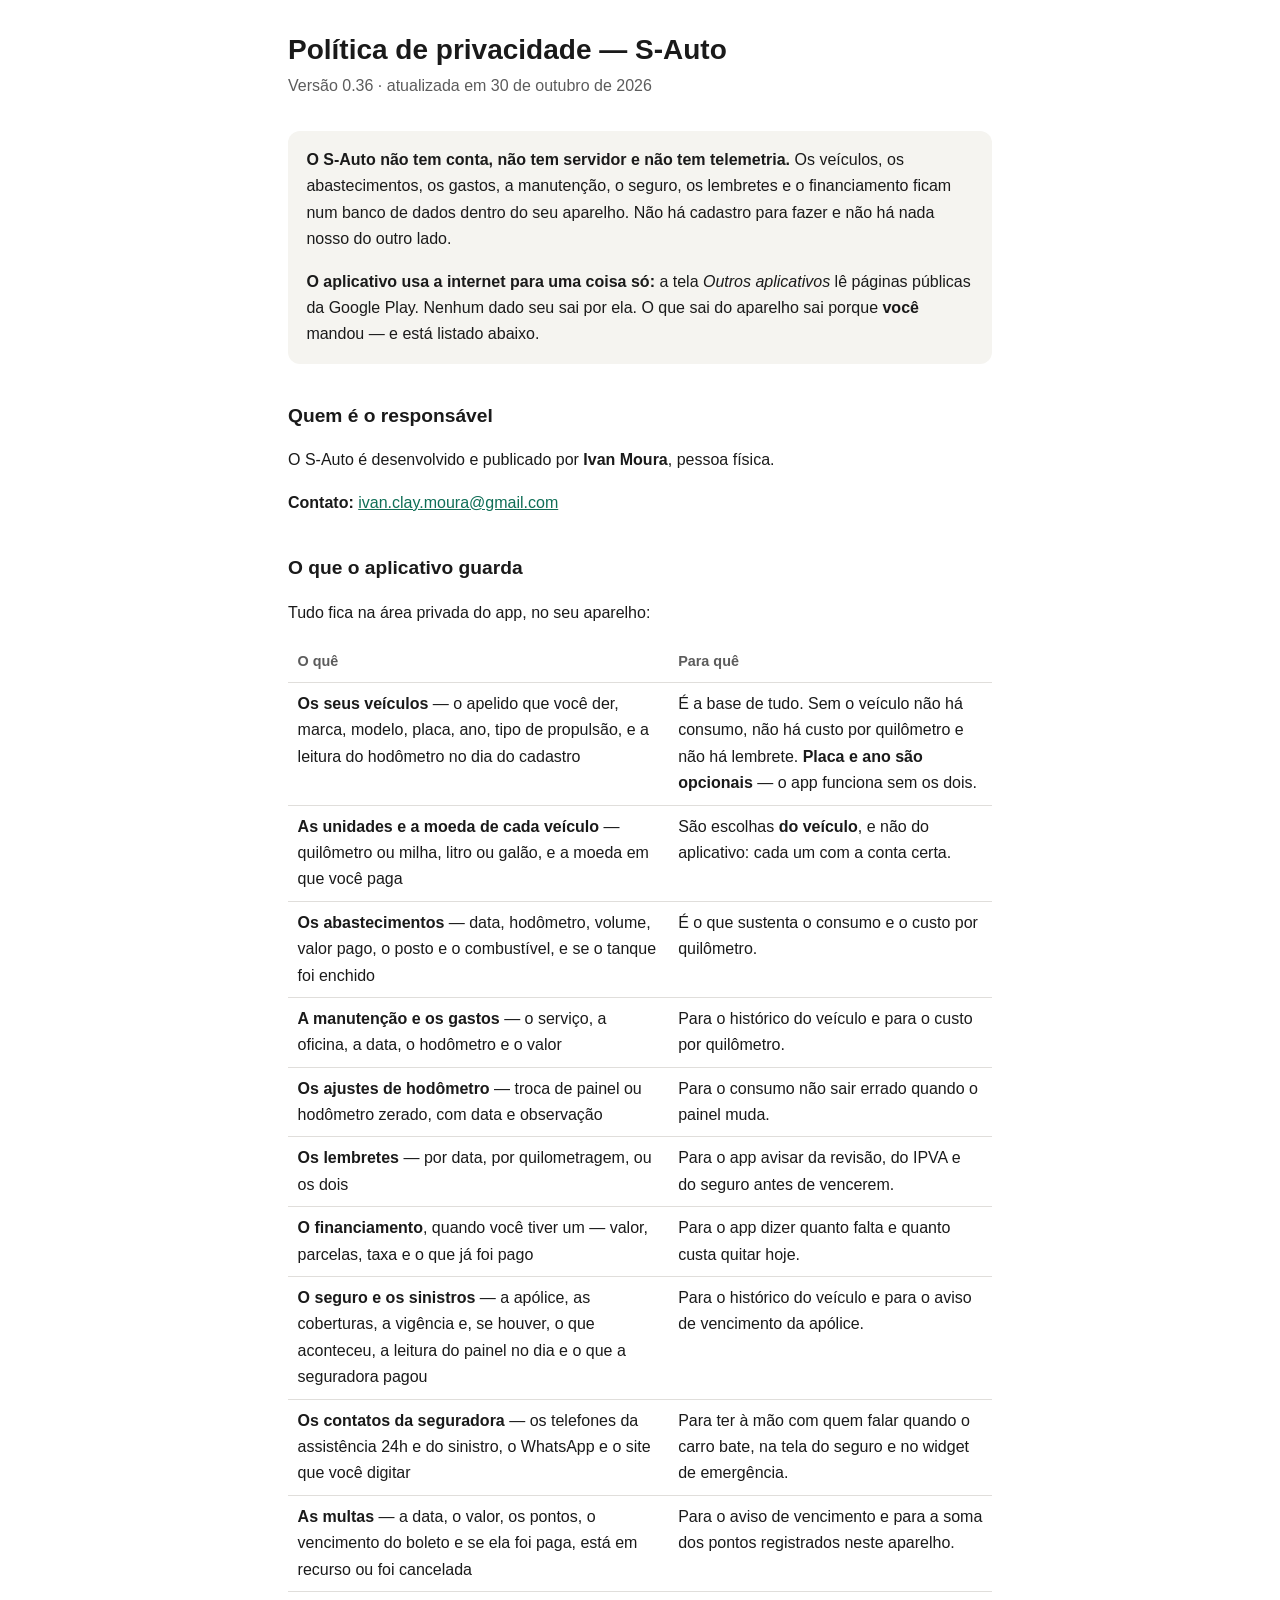
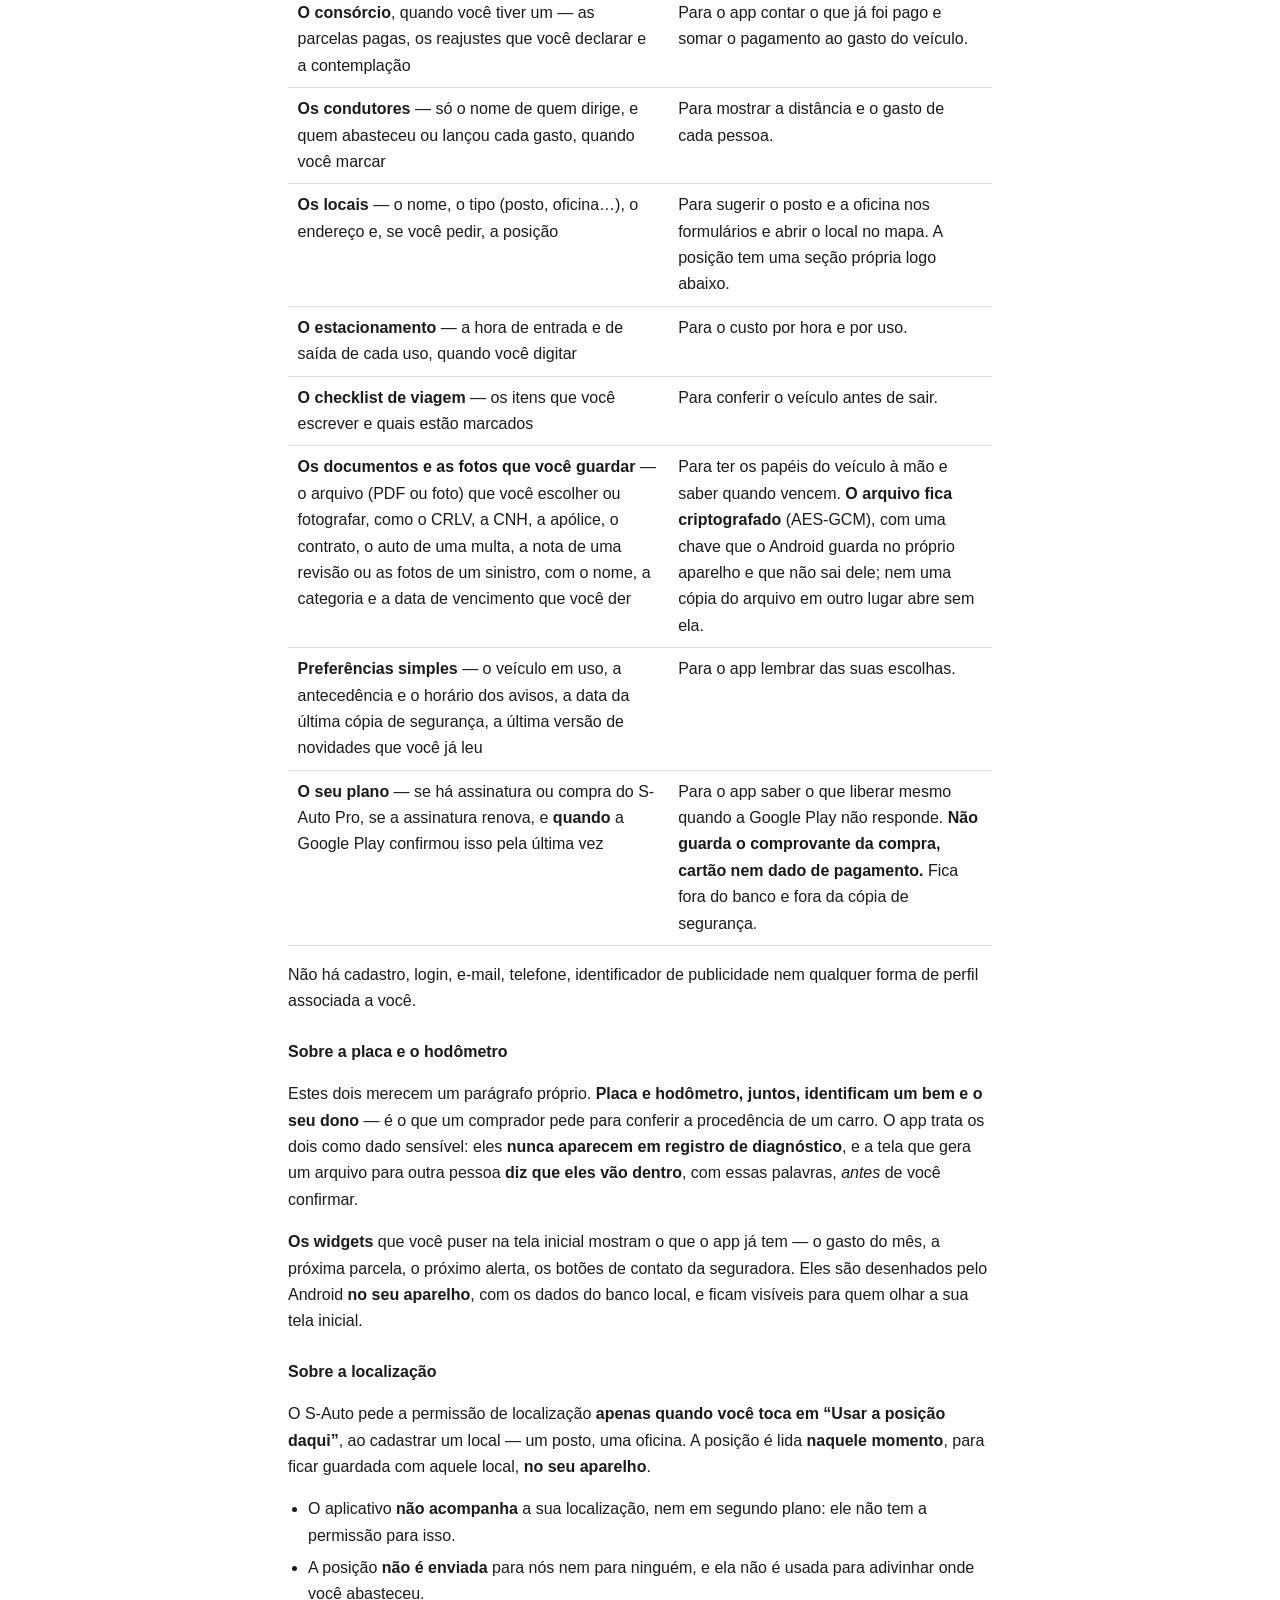
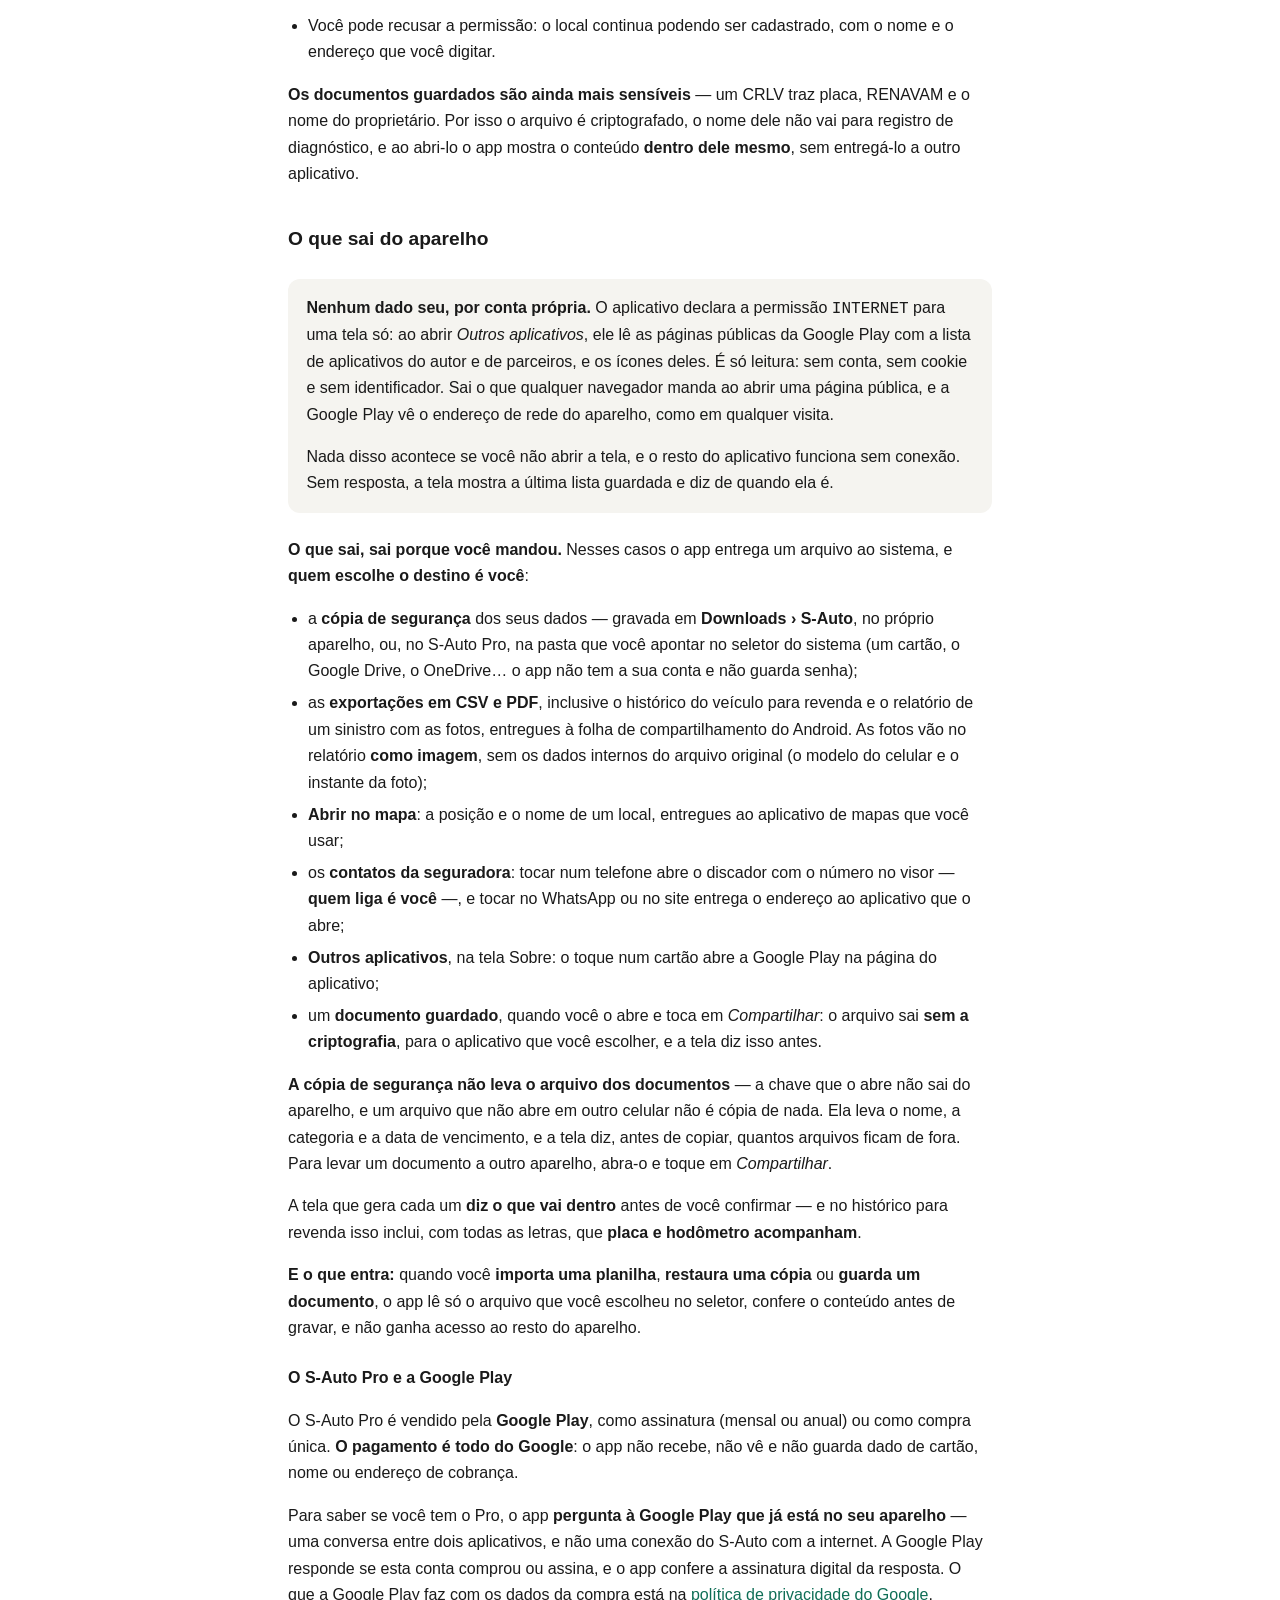
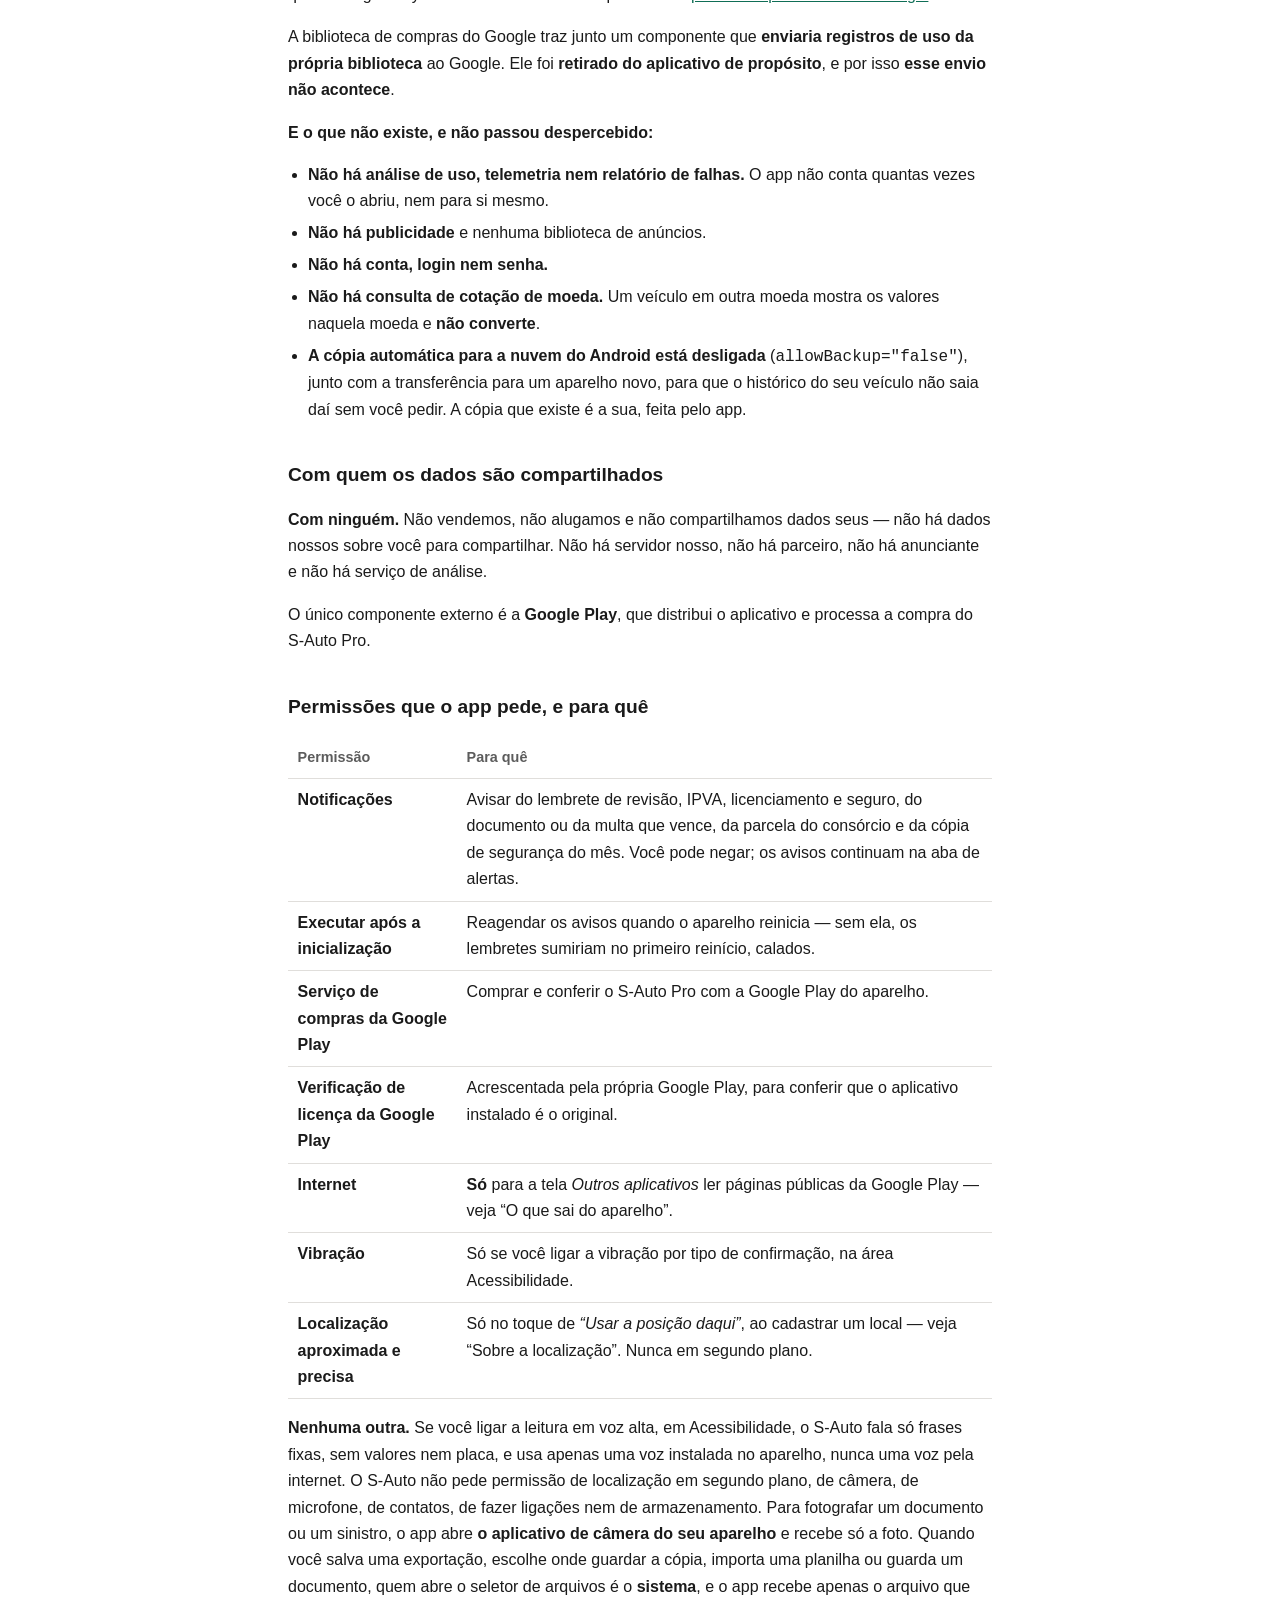
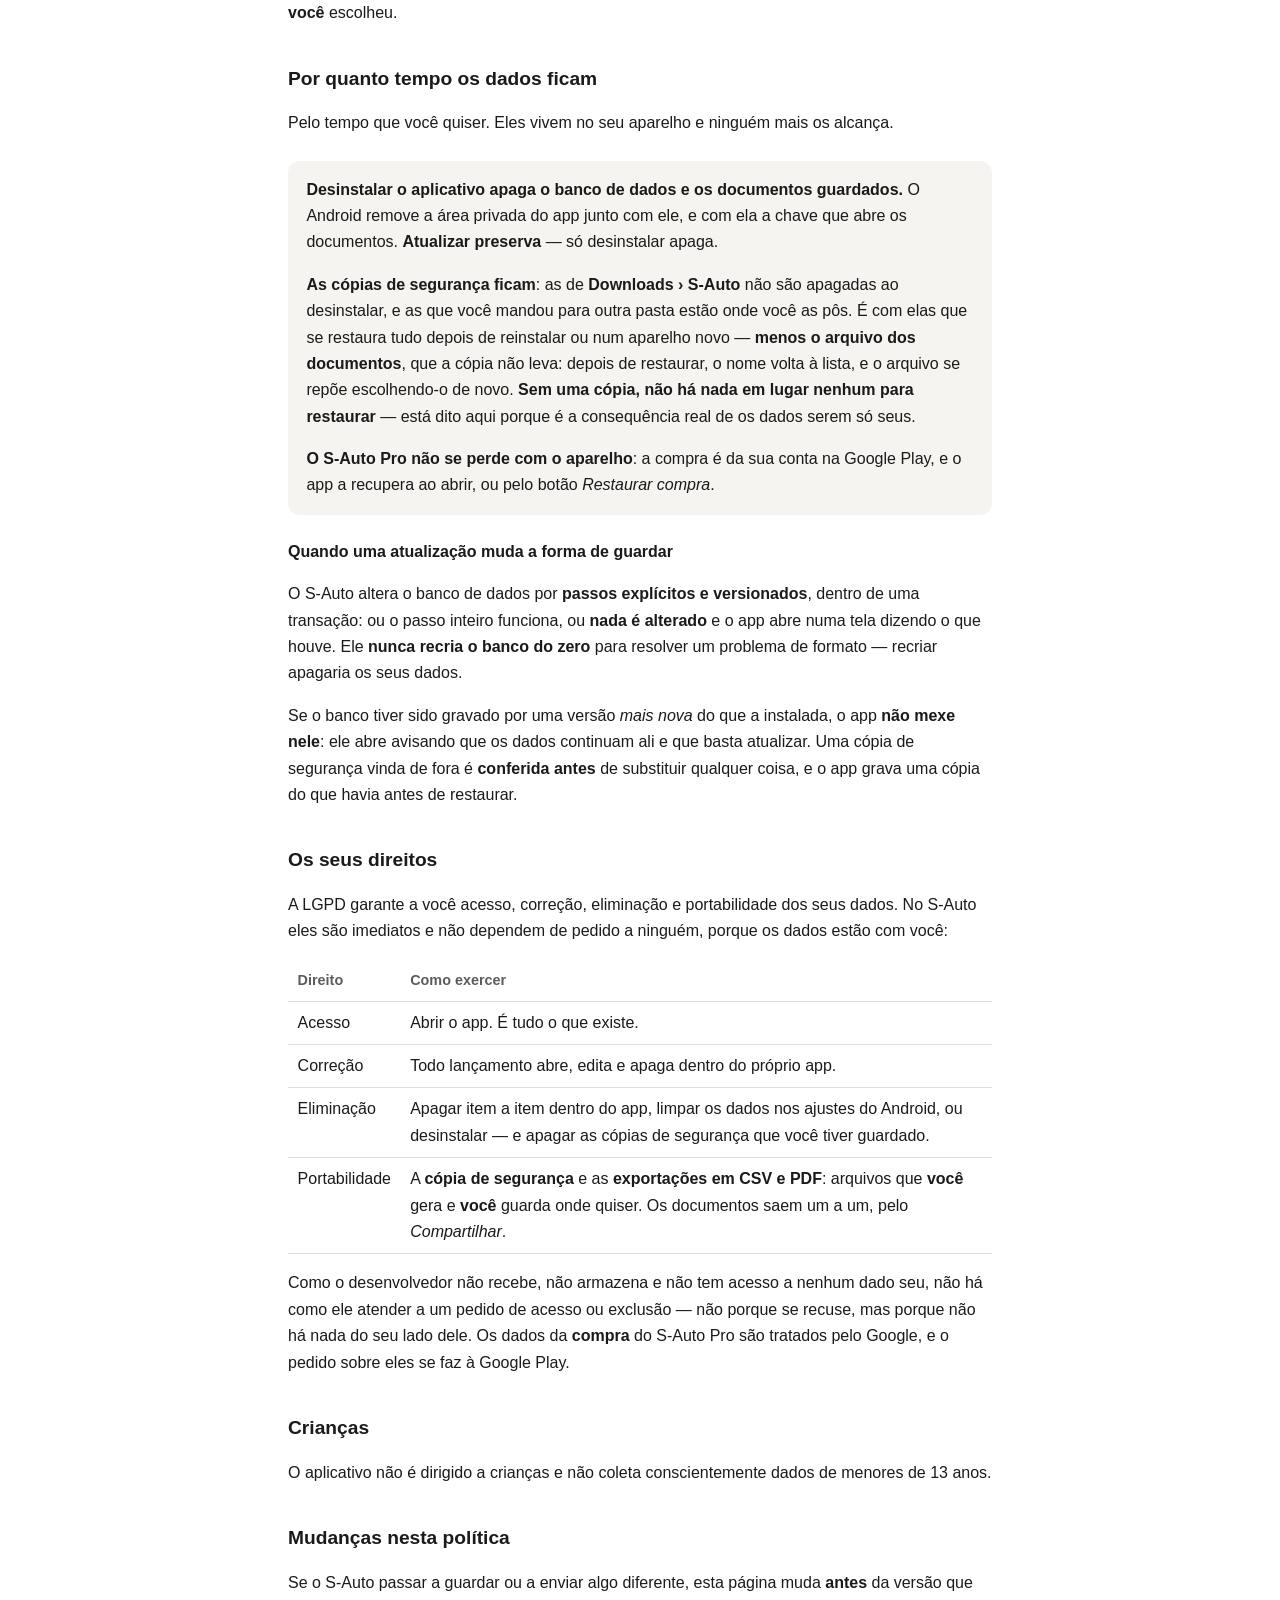
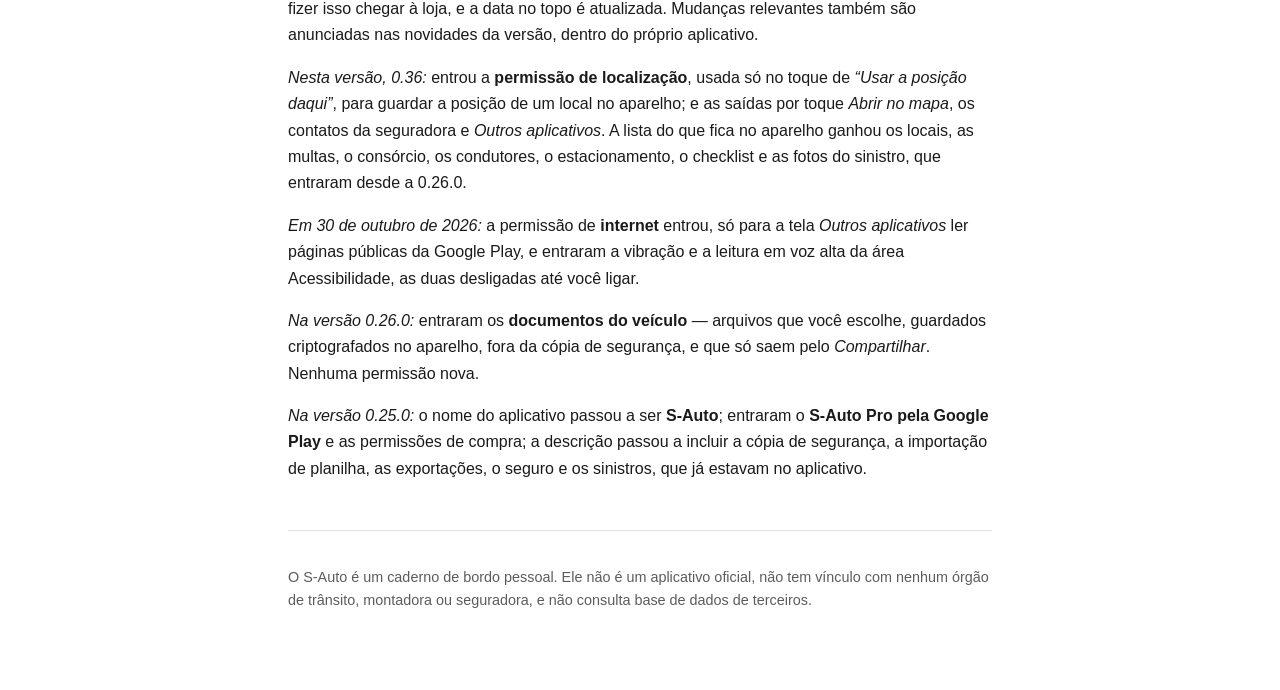
<file: sauto/index.html>
<!doctype html>
<html lang="pt-BR">
<head>
<meta charset="utf-8">
<meta name="viewport" content="width=device-width, initial-scale=1">
<title>Política de privacidade — S-Auto</title>
<meta name="description" content="Política de privacidade do aplicativo S-Auto. Sem conta, sem servidor e sem telemetria: a vida do seu veículo fica no seu aparelho.">
<link rel="stylesheet" href="../estilo.css">
</head>
<body>
<main>

  <h1>Política de privacidade — S-Auto</h1>
  <p class="subtitulo">Versão 0.36 · atualizada em 30 de outubro de 2026</p>

  <div class="destaque">
    <p><strong>O S-Auto não tem conta, não tem servidor e não tem telemetria.</strong> Os veículos,
    os abastecimentos, os gastos, a manutenção, o seguro, os lembretes e o financiamento ficam num
    banco de dados dentro do seu aparelho. Não há cadastro para fazer e não há nada nosso do outro
    lado.</p>
    <p><strong>O aplicativo usa a internet para uma coisa só:</strong> a tela <em>Outros
    aplicativos</em> lê páginas públicas da Google Play. Nenhum dado seu sai por ela. O que sai do
    aparelho sai porque <strong>você</strong> mandou — e está listado abaixo.</p>
  </div>

  <h2>Quem é o responsável</h2>

  <p>O S-Auto é desenvolvido e publicado por <strong>Ivan Moura</strong>, pessoa física.</p>

  <p><strong>Contato:</strong>
  <a href="mailto:ivan.clay.moura@gmail.com">ivan.clay.moura@gmail.com</a></p>

  <h2>O que o aplicativo guarda</h2>

  <p>Tudo fica na área privada do app, no seu aparelho:</p>

  <table>
    <tr><th>O quê</th><th>Para quê</th></tr>
    <tr>
      <td><strong>Os seus veículos</strong> — o apelido que você der, marca, modelo, placa, ano,
      tipo de propulsão, e a leitura do hodômetro no dia do cadastro</td>
      <td>É a base de tudo. Sem o veículo não há consumo, não há custo por quilômetro e não há
      lembrete. <strong>Placa e ano são opcionais</strong> — o app funciona sem os dois.</td>
    </tr>
    <tr>
      <td><strong>As unidades e a moeda de cada veículo</strong> — quilômetro ou milha, litro ou
      galão, e a moeda em que você paga</td>
      <td>São escolhas <strong>do veículo</strong>, e não do aplicativo: cada um com a conta certa.</td>
    </tr>
    <tr>
      <td><strong>Os abastecimentos</strong> — data, hodômetro, volume, valor pago, o posto e o
      combustível, e se o tanque foi enchido</td>
      <td>É o que sustenta o consumo e o custo por quilômetro.</td>
    </tr>
    <tr>
      <td><strong>A manutenção e os gastos</strong> — o serviço, a oficina, a data, o hodômetro e o
      valor</td>
      <td>Para o histórico do veículo e para o custo por quilômetro.</td>
    </tr>
    <tr>
      <td><strong>Os ajustes de hodômetro</strong> — troca de painel ou hodômetro zerado, com data e
      observação</td>
      <td>Para o consumo não sair errado quando o painel muda.</td>
    </tr>
    <tr>
      <td><strong>Os lembretes</strong> — por data, por quilometragem, ou os dois</td>
      <td>Para o app avisar da revisão, do IPVA e do seguro antes de vencerem.</td>
    </tr>
    <tr>
      <td><strong>O financiamento</strong>, quando você tiver um — valor, parcelas, taxa e o que já
      foi pago</td>
      <td>Para o app dizer quanto falta e quanto custa quitar hoje.</td>
    </tr>
    <tr>
      <td><strong>O seguro e os sinistros</strong> — a apólice, as coberturas, a vigência e, se houver,
      o que aconteceu, a leitura do painel no dia e o que a seguradora pagou</td>
      <td>Para o histórico do veículo e para o aviso de vencimento da apólice.</td>
    </tr>
    <tr>
      <td><strong>Os contatos da seguradora</strong> — os telefones da assistência 24h e do sinistro, o
      WhatsApp e o site que você digitar</td>
      <td>Para ter à mão com quem falar quando o carro bate, na tela do seguro e no widget de
      emergência.</td>
    </tr>
    <tr>
      <td><strong>As multas</strong> — a data, o valor, os pontos, o vencimento do boleto e se ela foi
      paga, está em recurso ou foi cancelada</td>
      <td>Para o aviso de vencimento e para a soma dos pontos registrados neste aparelho.</td>
    </tr>
    <tr>
      <td><strong>O consórcio</strong>, quando você tiver um — as parcelas pagas, os reajustes que você
      declarar e a contemplação</td>
      <td>Para o app contar o que já foi pago e somar o pagamento ao gasto do veículo.</td>
    </tr>
    <tr>
      <td><strong>Os condutores</strong> — só o nome de quem dirige, e quem abasteceu ou lançou cada
      gasto, quando você marcar</td>
      <td>Para mostrar a distância e o gasto de cada pessoa.</td>
    </tr>
    <tr>
      <td><strong>Os locais</strong> — o nome, o tipo (posto, oficina…), o endereço e, se você pedir, a
      posição</td>
      <td>Para sugerir o posto e a oficina nos formulários e abrir o local no mapa. A posição tem uma
      seção própria logo abaixo.</td>
    </tr>
    <tr>
      <td><strong>O estacionamento</strong> — a hora de entrada e de saída de cada uso, quando você
      digitar</td>
      <td>Para o custo por hora e por uso.</td>
    </tr>
    <tr>
      <td><strong>O checklist de viagem</strong> — os itens que você escrever e quais estão
      marcados</td>
      <td>Para conferir o veículo antes de sair.</td>
    </tr>
    <tr>
      <td><strong>Os documentos e as fotos que você guardar</strong> — o arquivo (PDF ou foto) que você
      escolher ou fotografar, como o CRLV, a CNH, a apólice, o contrato, o auto de uma multa, a nota de
      uma revisão ou as fotos de um sinistro, com o nome, a categoria e a data de vencimento que você
      der</td>
      <td>Para ter os papéis do veículo à mão e saber quando vencem. <strong>O arquivo fica
      criptografado</strong> (AES-GCM), com uma chave que o Android guarda no próprio aparelho e que
      não sai dele; nem uma cópia do arquivo em outro lugar abre sem ela.</td>
    </tr>
    <tr>
      <td><strong>Preferências simples</strong> — o veículo em uso, a antecedência e o horário dos
      avisos, a data da última cópia de segurança, a última versão de novidades que você já leu</td>
      <td>Para o app lembrar das suas escolhas.</td>
    </tr>
    <tr>
      <td><strong>O seu plano</strong> — se há assinatura ou compra do S-Auto Pro, se a assinatura
      renova, e <strong>quando</strong> a Google Play confirmou isso pela última vez</td>
      <td>Para o app saber o que liberar mesmo quando a Google Play não responde. <strong>Não guarda
      o comprovante da compra, cartão nem dado de pagamento.</strong> Fica fora do banco e fora da
      cópia de segurança.</td>
    </tr>
  </table>

  <p>Não há cadastro, login, e-mail, telefone, identificador de publicidade nem qualquer forma de
  perfil associada a você.</p>

  <h3>Sobre a placa e o hodômetro</h3>

  <p>Estes dois merecem um parágrafo próprio. <strong>Placa e hodômetro, juntos, identificam um bem
  e o seu dono</strong> — é o que um comprador pede para conferir a procedência de um carro. O app
  trata os dois como dado sensível: eles <strong>nunca aparecem em registro de diagnóstico</strong>,
  e a tela que gera um arquivo para outra pessoa <strong>diz que eles vão dentro</strong>, com essas
  palavras, <em>antes</em> de você confirmar.</p>

  <p><strong>Os widgets</strong> que você puser na tela inicial mostram o que o app já tem — o gasto do
  mês, a próxima parcela, o próximo alerta, os botões de contato da seguradora. Eles são desenhados
  pelo Android <strong>no seu aparelho</strong>, com os dados do banco local, e ficam visíveis para
  quem olhar a sua tela inicial.</p>

  <h3>Sobre a localização</h3>

  <p>O S-Auto pede a permissão de localização <strong>apenas quando você toca em “Usar a posição
  daqui”</strong>, ao cadastrar um local — um posto, uma oficina. A posição é lida <strong>naquele
  momento</strong>, para ficar guardada com aquele local, <strong>no seu aparelho</strong>.</p>

  <ul>
    <li>O aplicativo <strong>não acompanha</strong> a sua localização, nem em segundo plano: ele não
    tem a permissão para isso.</li>
    <li>A posição <strong>não é enviada</strong> para nós nem para ninguém, e ela não é usada para
    adivinhar onde você abasteceu.</li>
    <li>Você pode recusar a permissão: o local continua podendo ser cadastrado, com o nome e o
    endereço que você digitar.</li>
  </ul>

  <p><strong>Os documentos guardados são ainda mais sensíveis</strong> — um CRLV traz placa, RENAVAM e
  o nome do proprietário. Por isso o arquivo é criptografado, o nome dele não vai para registro de
  diagnóstico, e ao abri-lo o app mostra o conteúdo <strong>dentro dele mesmo</strong>, sem entregá-lo
  a outro aplicativo.</p>

  <h2>O que sai do aparelho</h2>

  <div class="destaque">
    <p><strong>Nenhum dado seu, por conta própria.</strong> O aplicativo declara a permissão
    <code>INTERNET</code> para uma tela só: ao abrir <em>Outros aplicativos</em>, ele lê as páginas
    públicas da Google Play com a lista de aplicativos do autor e de parceiros, e os ícones deles.
    É só leitura: sem conta, sem cookie e sem identificador. Sai o que qualquer navegador manda ao
    abrir uma página pública, e a Google Play vê o endereço de rede do aparelho, como em qualquer
    visita.</p>
    <p>Nada disso acontece se você não abrir a tela, e o resto do aplicativo funciona sem conexão.
    Sem resposta, a tela mostra a última lista guardada e diz de quando ela é.</p>
  </div>

  <p><strong>O que sai, sai porque você mandou.</strong> Nesses casos o app entrega um arquivo ao
  sistema, e <strong>quem escolhe o destino é você</strong>:</p>

  <ul>
    <li>a <strong>cópia de segurança</strong> dos seus dados — gravada em <strong>Downloads ›
    S-Auto</strong>, no próprio aparelho, ou, no S-Auto Pro, na pasta que você apontar no seletor do
    sistema (um cartão, o Google Drive, o OneDrive… o app não tem a sua conta e não guarda senha);</li>
    <li>as <strong>exportações em CSV e PDF</strong>, inclusive o histórico do veículo para revenda e o
    relatório de um sinistro com as fotos, entregues à folha de compartilhamento do Android. As fotos
    vão no relatório <strong>como imagem</strong>, sem os dados internos do arquivo original (o
    modelo do celular e o instante da foto);</li>
    <li><strong>Abrir no mapa</strong>: a posição e o nome de um local, entregues ao aplicativo de
    mapas que você usar;</li>
    <li>os <strong>contatos da seguradora</strong>: tocar num telefone abre o discador com o número
    no visor — <strong>quem liga é você</strong> —, e tocar no WhatsApp ou no site entrega o endereço
    ao aplicativo que o abre;</li>
    <li><strong>Outros aplicativos</strong>, na tela Sobre: o toque num cartão abre a Google Play na
    página do aplicativo;</li>
    <li>um <strong>documento guardado</strong>, quando você o abre e toca em
    <em>Compartilhar</em>: o arquivo sai <strong>sem a criptografia</strong>, para o aplicativo que você
    escolher, e a tela diz isso antes.</li>
  </ul>

  <p><strong>A cópia de segurança não leva o arquivo dos documentos</strong> — a chave que o abre não sai
  do aparelho, e um arquivo que não abre em outro celular não é cópia de nada. Ela leva o nome, a
  categoria e a data de vencimento, e a tela diz, antes de copiar, quantos arquivos ficam de fora. Para
  levar um documento a outro aparelho, abra-o e toque em <em>Compartilhar</em>.</p>

  <p>A tela que gera cada um <strong>diz o que vai dentro</strong> antes de você confirmar — e no
  histórico para revenda isso inclui, com todas as letras, que <strong>placa e hodômetro
  acompanham</strong>.</p>

  <p><strong>E o que entra:</strong> quando você <strong>importa uma planilha</strong>,
  <strong>restaura uma cópia</strong> ou <strong>guarda um documento</strong>, o app lê só o arquivo que
  você escolheu no seletor, confere o conteúdo antes de gravar, e não ganha acesso ao resto do
  aparelho.</p>

  <h3>O S-Auto Pro e a Google Play</h3>

  <p>O S-Auto Pro é vendido pela <strong>Google Play</strong>, como assinatura (mensal ou anual) ou
  como compra única. <strong>O pagamento é todo do Google</strong>: o app não recebe, não vê e não
  guarda dado de cartão, nome ou endereço de cobrança.</p>

  <p>Para saber se você tem o Pro, o app <strong>pergunta à Google Play que já está no seu
  aparelho</strong> — uma conversa entre dois aplicativos, e não uma conexão do S-Auto com a internet. A Google
  Play responde se esta conta comprou ou assina, e o app confere a assinatura digital da resposta.
  O que a Google Play faz com os dados da compra está na
  <a href="https://policies.google.com/privacy">política de privacidade do Google</a>.</p>

  <p>A biblioteca de compras do Google traz junto um componente que <strong>enviaria registros de uso
  da própria biblioteca</strong> ao Google. Ele foi <strong>retirado do aplicativo de propósito</strong>,
  e por isso <strong>esse envio não acontece</strong>.</p>

  <p><strong>E o que não existe, e não passou despercebido:</strong></p>

  <ul>
    <li><strong>Não há análise de uso, telemetria nem relatório de falhas.</strong> O app não conta
    quantas vezes você o abriu, nem para si mesmo.</li>
    <li><strong>Não há publicidade</strong> e nenhuma biblioteca de anúncios.</li>
    <li><strong>Não há conta, login nem senha.</strong></li>
    <li><strong>Não há consulta de cotação de moeda.</strong> Um veículo em outra moeda mostra os
    valores naquela moeda e <strong>não converte</strong>.</li>
    <li><strong>A cópia automática para a nuvem do Android está desligada</strong>
    (<code>allowBackup="false"</code>), junto com a transferência para um aparelho novo, para que o
    histórico do seu veículo não saia daí sem você pedir. A cópia que existe é a sua, feita pelo
    app.</li>
  </ul>

  <h2>Com quem os dados são compartilhados</h2>

  <p><strong>Com ninguém.</strong> Não vendemos, não alugamos e não compartilhamos dados seus — não
  há dados nossos sobre você para compartilhar. Não há servidor nosso, não há parceiro, não há
  anunciante e não há serviço de análise.</p>

  <p>O único componente externo é a <strong>Google Play</strong>, que distribui o aplicativo e
  processa a compra do S-Auto Pro.</p>

  <h2>Permissões que o app pede, e para quê</h2>

  <table>
    <tr><th>Permissão</th><th>Para quê</th></tr>
    <tr><td><strong>Notificações</strong></td><td>Avisar do lembrete de revisão, IPVA, licenciamento e
    seguro, do documento ou da multa que vence, da parcela do consórcio e da cópia de segurança do mês.
    Você pode negar; os avisos continuam na aba de alertas.</td></tr>
    <tr><td><strong>Executar após a inicialização</strong></td><td>Reagendar os avisos quando o aparelho
    reinicia — sem ela, os lembretes sumiriam no primeiro reinício, calados.</td></tr>
    <tr><td><strong>Serviço de compras da Google Play</strong></td><td>Comprar e conferir o S-Auto Pro
    com a Google Play do aparelho.</td></tr>
    <tr><td><strong>Verificação de licença da Google Play</strong></td><td>Acrescentada pela própria
    Google Play, para conferir que o aplicativo instalado é o original.</td></tr>
    <tr><td><strong>Internet</strong></td><td><strong>Só</strong> para a tela <em>Outros
    aplicativos</em> ler páginas públicas da Google Play — veja “O que sai do aparelho”.</td></tr>
    <tr><td><strong>Vibração</strong></td><td>Só se você ligar a vibração por tipo de confirmação, na
    área Acessibilidade.</td></tr>
    <tr><td><strong>Localização aproximada e precisa</strong></td><td>Só no toque de <em>“Usar a posição
    daqui”</em>, ao cadastrar um local — veja “Sobre a localização”. Nunca em segundo plano.</td></tr>
  </table>

  <p><strong>Nenhuma outra.</strong> Se você ligar a leitura em voz alta, em Acessibilidade, o S-Auto
  fala só frases fixas, sem valores nem placa, e usa apenas uma voz instalada no aparelho, nunca uma
  voz pela internet. O S-Auto não pede permissão de localização em
  segundo plano, de câmera, de microfone, de contatos, de fazer ligações nem de armazenamento. Para
  fotografar um documento ou um sinistro, o app abre <strong>o aplicativo de câmera do seu
  aparelho</strong> e recebe só a foto. Quando você salva uma exportação, escolhe onde guardar a cópia,
  importa uma planilha ou guarda um documento, quem abre o seletor de arquivos é o
  <strong>sistema</strong>, e o app recebe apenas o arquivo que <strong>você</strong> escolheu.</p>

  <h2>Por quanto tempo os dados ficam</h2>

  <p>Pelo tempo que você quiser. Eles vivem no seu aparelho e ninguém mais os alcança.</p>

  <div class="destaque">
    <p><strong>Desinstalar o aplicativo apaga o banco de dados e os documentos guardados.</strong> O
    Android remove a área privada do app junto com ele, e com ela a chave que abre os documentos.
    <strong>Atualizar preserva</strong> — só desinstalar apaga.</p>
    <p><strong>As cópias de segurança ficam</strong>: as de <strong>Downloads › S-Auto</strong> não são
    apagadas ao desinstalar, e as que você mandou para outra pasta estão onde você as pôs. É com elas
    que se restaura tudo depois de reinstalar ou num aparelho novo — <strong>menos o arquivo dos
    documentos</strong>, que a cópia não leva: depois de restaurar, o nome volta à lista, e o arquivo se
    repõe escolhendo-o de novo. <strong>Sem uma cópia, não há nada em lugar nenhum para
    restaurar</strong> — está dito aqui porque é a consequência real de os dados serem só seus.</p>
    <p><strong>O S-Auto Pro não se perde com o aparelho</strong>: a compra é da sua conta na Google
    Play, e o app a recupera ao abrir, ou pelo botão <em>Restaurar compra</em>.</p>
  </div>

  <h3>Quando uma atualização muda a forma de guardar</h3>

  <p>O S-Auto altera o banco de dados por <strong>passos explícitos e versionados</strong>, dentro de
  uma transação: ou o passo inteiro funciona, ou <strong>nada é alterado</strong> e o app abre numa
  tela dizendo o que houve. Ele <strong>nunca recria o banco do zero</strong> para resolver um
  problema de formato — recriar apagaria os seus dados.</p>

  <p>Se o banco tiver sido gravado por uma versão <em>mais nova</em> do que a instalada, o app
  <strong>não mexe nele</strong>: ele abre avisando que os dados continuam ali e que basta
  atualizar. Uma cópia de segurança vinda de fora é <strong>conferida antes</strong> de substituir
  qualquer coisa, e o app grava uma cópia do que havia antes de restaurar.</p>

  <h2>Os seus direitos</h2>

  <p>A LGPD garante a você acesso, correção, eliminação e portabilidade dos seus dados. No S-Auto
  eles são imediatos e não dependem de pedido a ninguém, porque os dados estão com você:</p>

  <table>
    <tr><th>Direito</th><th>Como exercer</th></tr>
    <tr><td>Acesso</td><td>Abrir o app. É tudo o que existe.</td></tr>
    <tr><td>Correção</td><td>Todo lançamento abre, edita e apaga dentro do próprio app.</td></tr>
    <tr><td>Eliminação</td><td>Apagar item a item dentro do app, limpar os dados nos ajustes do
    Android, ou desinstalar — e apagar as cópias de segurança que você tiver guardado.</td></tr>
    <tr><td>Portabilidade</td><td>A <strong>cópia de segurança</strong> e as <strong>exportações em CSV
    e PDF</strong>: arquivos que <strong>você</strong> gera e <strong>você</strong> guarda onde
    quiser. Os documentos saem um a um, pelo <em>Compartilhar</em>.</td></tr>
  </table>

  <p>Como o desenvolvedor não recebe, não armazena e não tem acesso a nenhum dado seu, não há como
  ele atender a um pedido de acesso ou exclusão — não porque se recuse, mas porque não há nada do
  seu lado dele. Os dados da <strong>compra</strong> do S-Auto Pro são tratados pelo Google, e o
  pedido sobre eles se faz à Google Play.</p>

  <h2>Crianças</h2>

  <p>O aplicativo não é dirigido a crianças e não coleta conscientemente dados de menores de 13 anos.</p>

  <h2>Mudanças nesta política</h2>

  <p>Se o S-Auto passar a guardar ou a enviar algo diferente, esta página muda <strong>antes</strong>
  da versão que fizer isso chegar à loja, e a data no topo é atualizada. Mudanças relevantes também
  são anunciadas nas novidades da versão, dentro do próprio aplicativo.</p>

  <p><em>Nesta versão, 0.36:</em> entrou a <strong>permissão de localização</strong>, usada só no
  toque de <em>“Usar a posição daqui”</em>, para guardar a posição de um local no aparelho; e as saídas
  por toque <em>Abrir no mapa</em>, os contatos da seguradora e <em>Outros aplicativos</em>. A lista
  do que fica no aparelho ganhou os locais, as multas, o consórcio, os condutores, o estacionamento, o
  checklist e as fotos do sinistro, que entraram desde a 0.26.0.</p>

  <p><em>Em 30 de outubro de 2026:</em> a permissão de <strong>internet</strong> entrou, só para a tela
  <em>Outros aplicativos</em> ler páginas públicas da Google Play, e entraram a vibração e a leitura em
  voz alta da área Acessibilidade, as duas desligadas até você ligar.</p>

  <p><em>Na versão 0.26.0:</em> entraram os <strong>documentos do veículo</strong> — arquivos que
  você escolhe, guardados criptografados no aparelho, fora da cópia de segurança, e que só saem pelo
  <em>Compartilhar</em>. Nenhuma permissão nova.</p>

  <p><em>Na versão 0.25.0:</em> o nome do aplicativo passou a ser <strong>S-Auto</strong>; entraram o
  <strong>S-Auto Pro pela Google Play</strong> e as permissões de compra; a descrição passou a incluir
  a cópia de segurança, a importação de planilha, as exportações, o seguro e os sinistros, que já
  estavam no aplicativo.</p>

  <footer>
    <p>O S-Auto é um caderno de bordo pessoal. Ele não é um aplicativo oficial, não tem vínculo com
    nenhum órgão de trânsito, montadora ou seguradora, e não consulta base de dados de terceiros.</p>
  </footer>

</main>
</body>
</html>
</file>
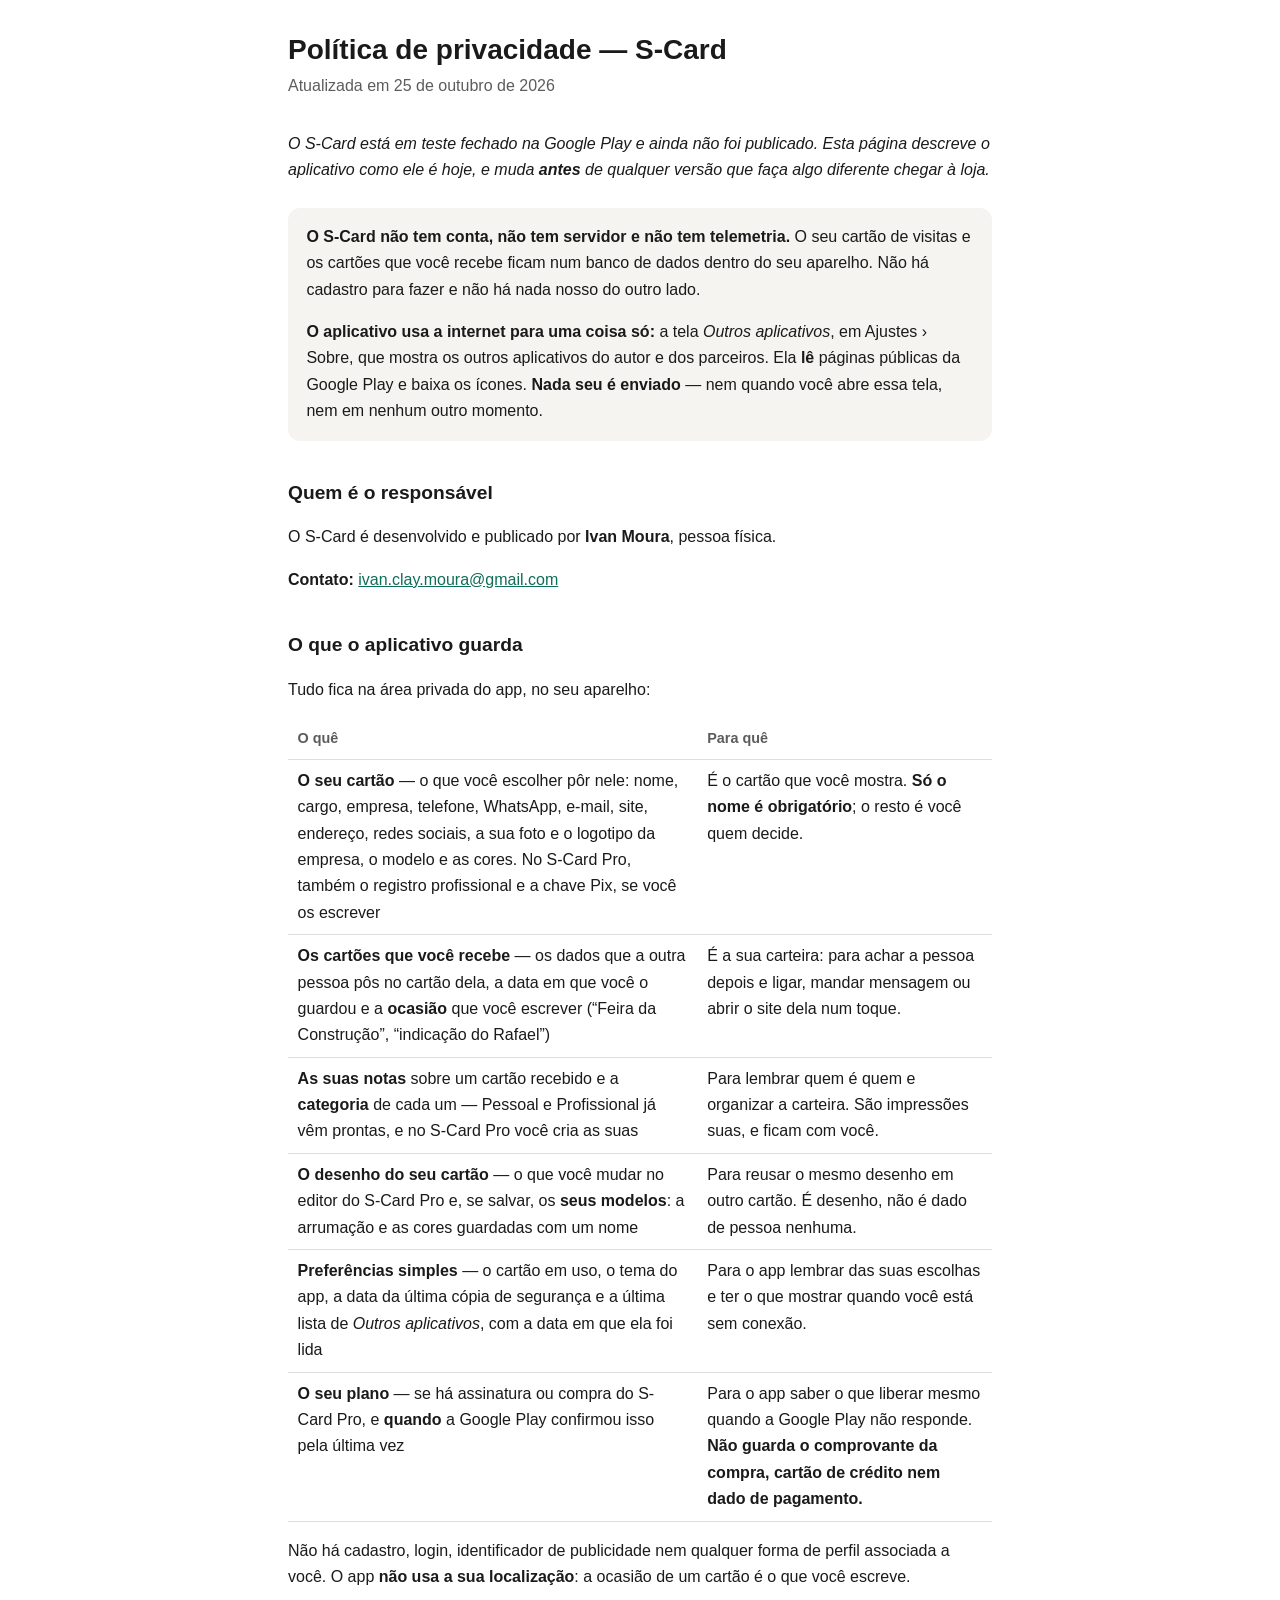
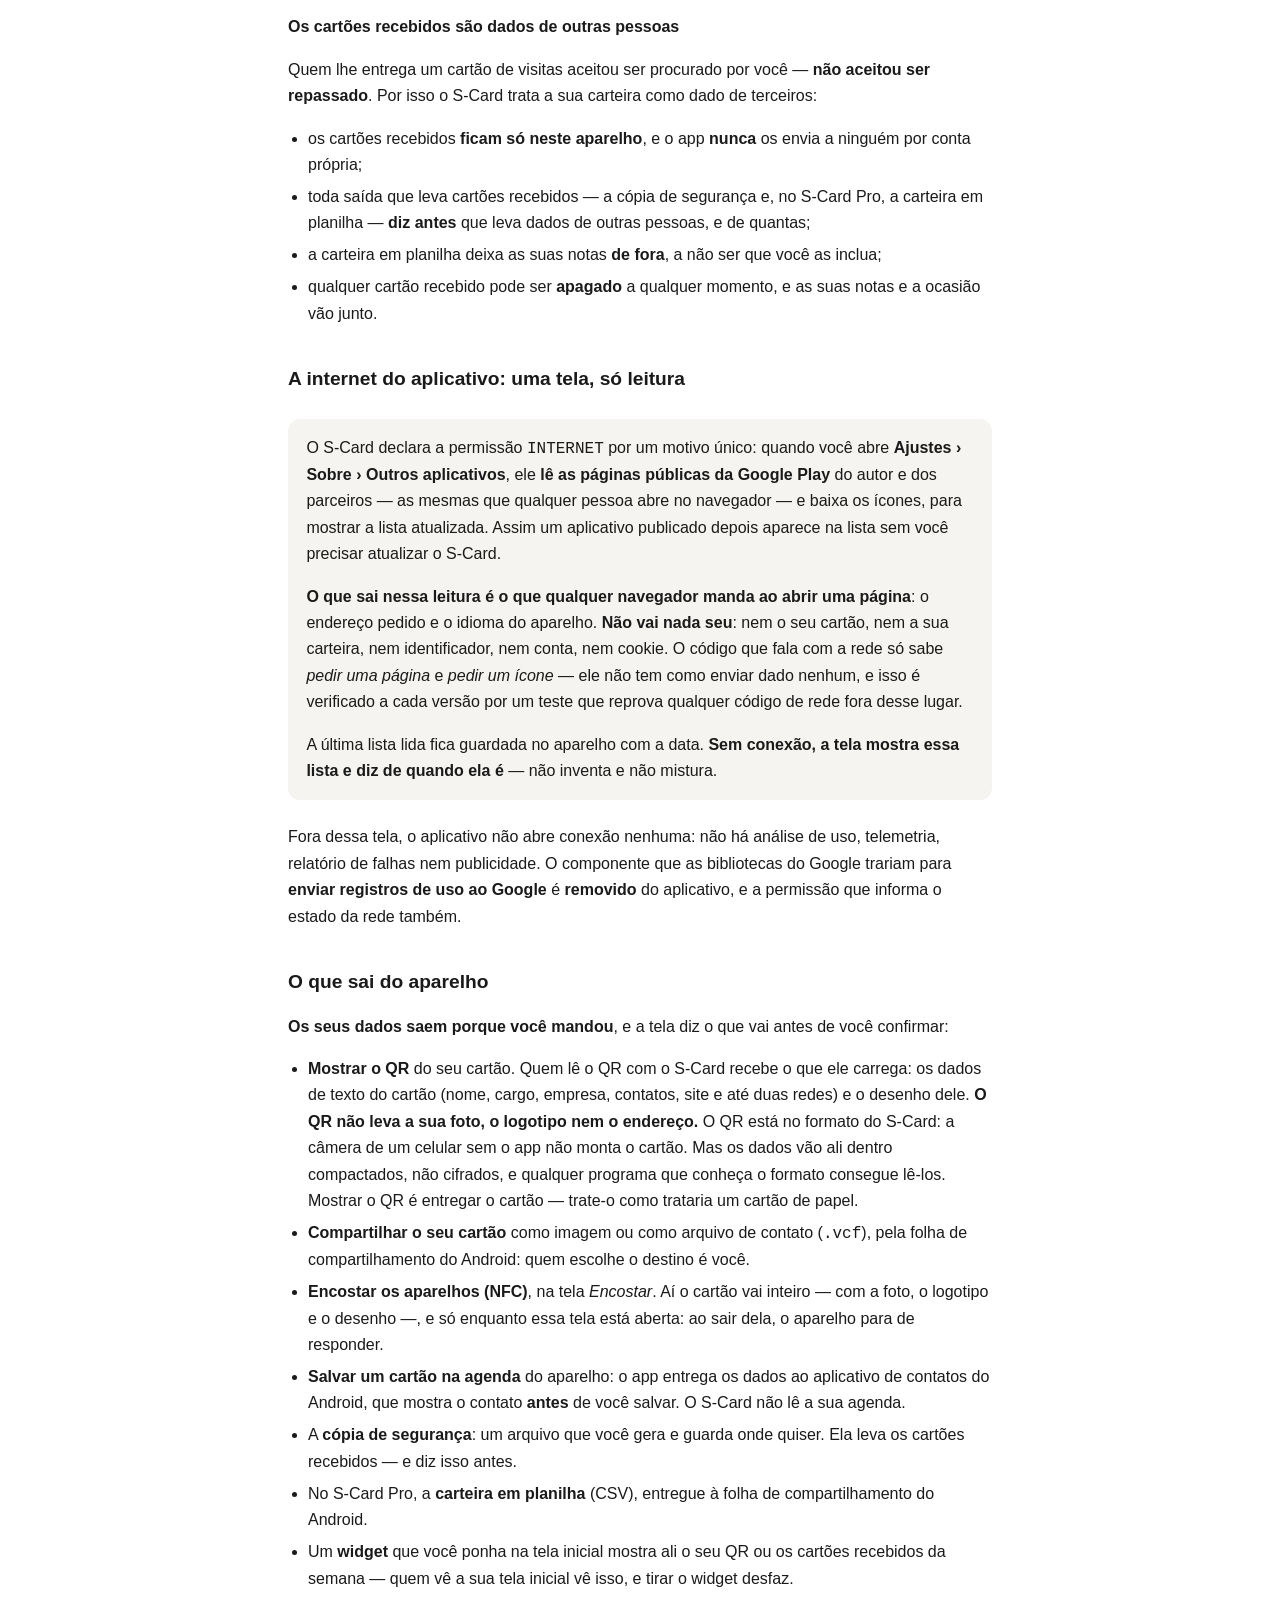
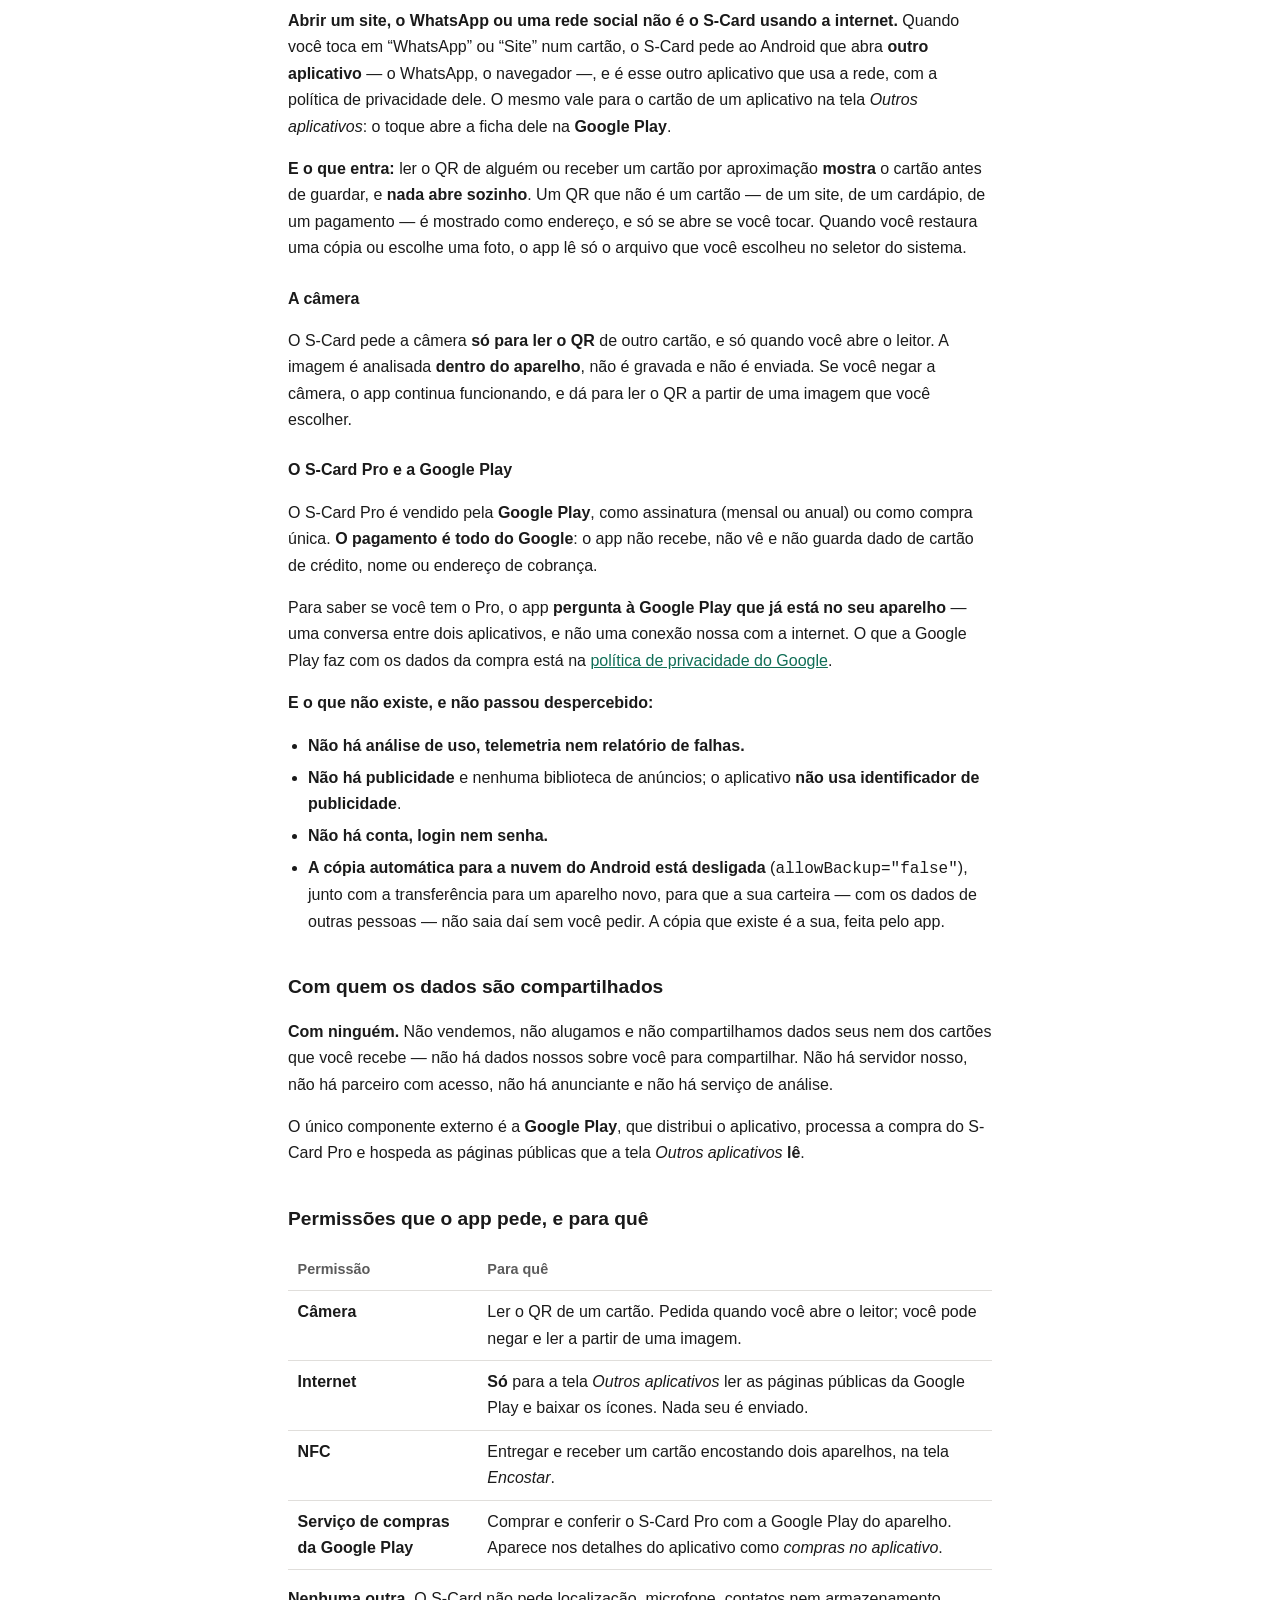
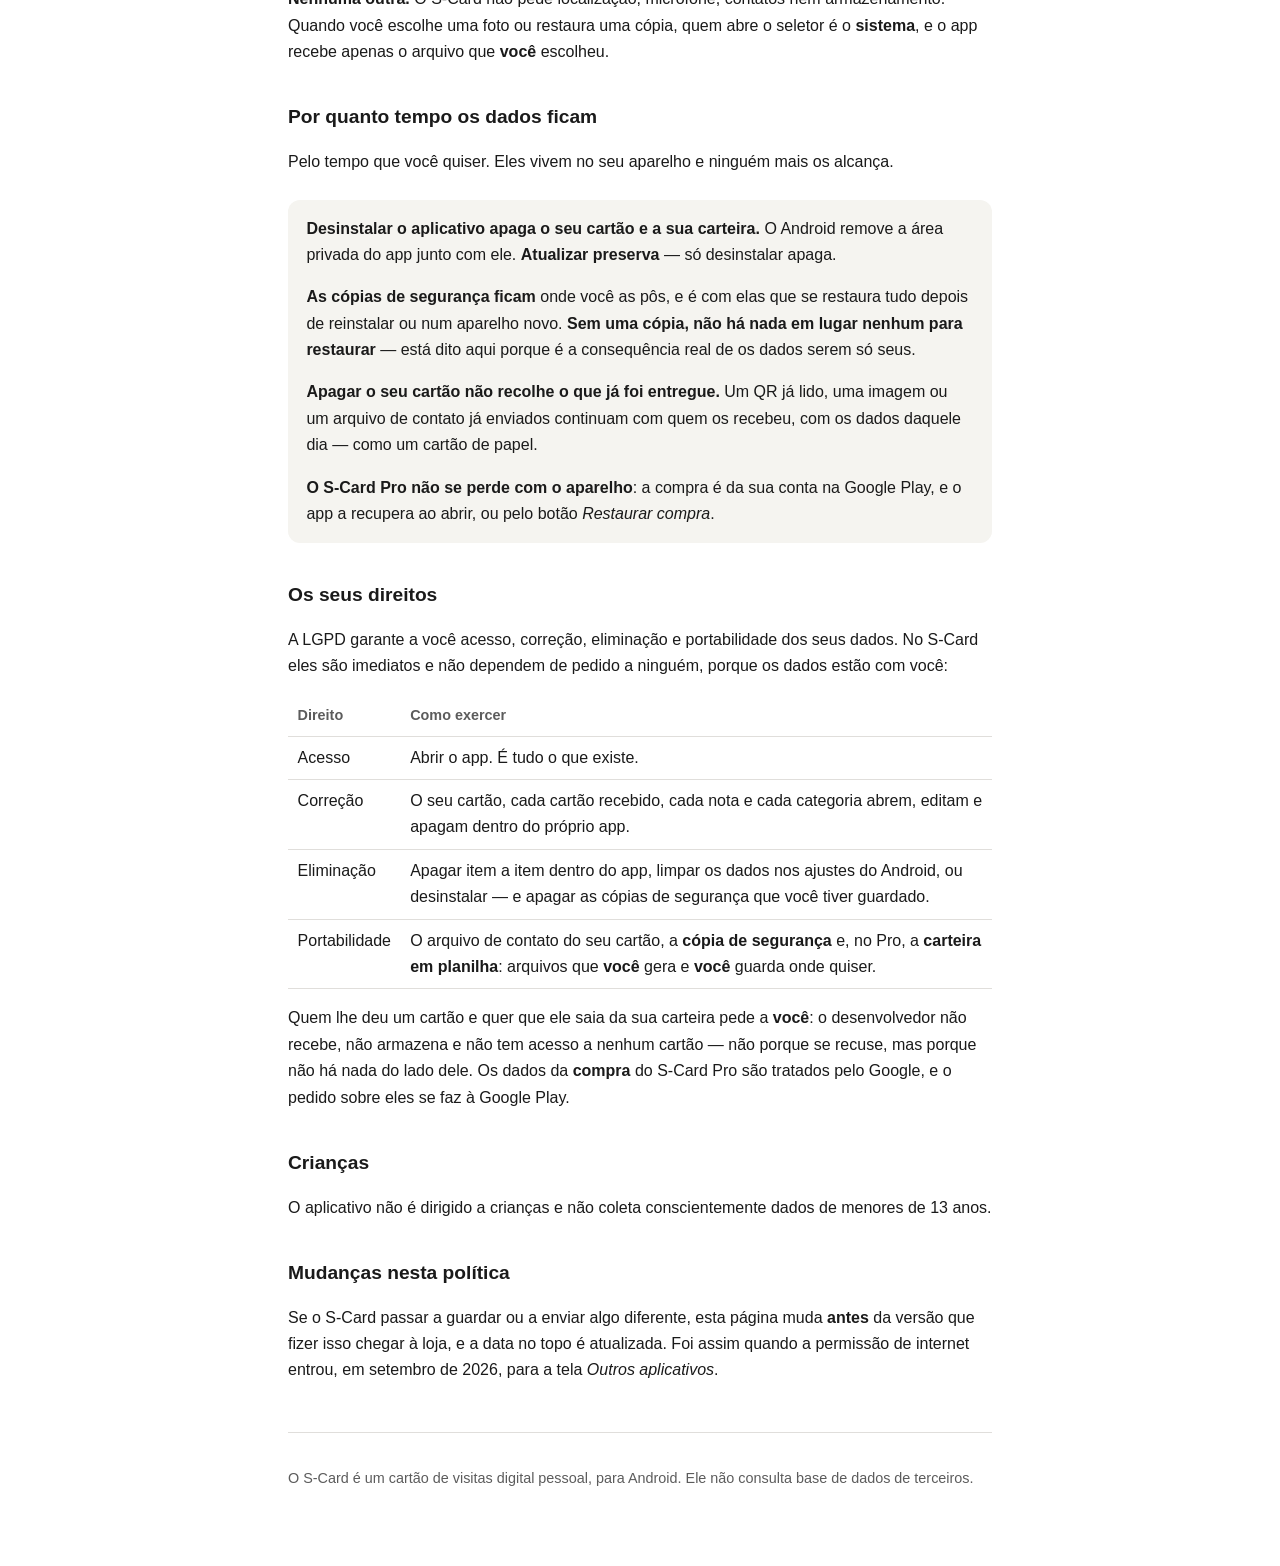
<file: scard/index.html>
<!doctype html>
<html lang="pt-BR">
<head>
<meta charset="utf-8">
<meta name="viewport" content="width=device-width, initial-scale=1">
<title>Política de privacidade — S-Card</title>
<meta name="description" content="Política de privacidade do aplicativo S-Card. Sem conta, sem servidor e sem telemetria: o seu cartão de visitas e os cartões que você recebe ficam no seu aparelho. A internet serve só para mostrar outros aplicativos da Google Play.">
<link rel="stylesheet" href="../estilo.css">
</head>
<body>
<main>

  <h1>Política de privacidade — S-Card</h1>
  <p class="subtitulo">Atualizada em 25 de outubro de 2026</p>

  <p><em>O S-Card está em teste fechado na Google Play e ainda não foi publicado. Esta página descreve
  o aplicativo como ele é hoje, e muda <strong>antes</strong> de qualquer versão que faça algo
  diferente chegar à loja.</em></p>

  <div class="destaque">
    <p><strong>O S-Card não tem conta, não tem servidor e não tem telemetria.</strong> O seu cartão de
    visitas e os cartões que você recebe ficam num banco de dados dentro do seu aparelho. Não há
    cadastro para fazer e não há nada nosso do outro lado.</p>
    <p><strong>O aplicativo usa a internet para uma coisa só:</strong> a tela <em>Outros
    aplicativos</em>, em Ajustes › Sobre, que mostra os outros aplicativos do autor e dos parceiros. Ela
    <strong>lê</strong> páginas públicas da Google Play e baixa os ícones. <strong>Nada seu é
    enviado</strong> — nem quando você abre essa tela, nem em nenhum outro momento.</p>
  </div>

  <h2>Quem é o responsável</h2>

  <p>O S-Card é desenvolvido e publicado por <strong>Ivan Moura</strong>, pessoa física.</p>

  <p><strong>Contato:</strong>
  <a href="mailto:ivan.clay.moura@gmail.com">ivan.clay.moura@gmail.com</a></p>

  <h2>O que o aplicativo guarda</h2>

  <p>Tudo fica na área privada do app, no seu aparelho:</p>

  <table>
    <tr><th>O quê</th><th>Para quê</th></tr>
    <tr>
      <td><strong>O seu cartão</strong> — o que você escolher pôr nele: nome, cargo, empresa,
      telefone, WhatsApp, e-mail, site, endereço, redes sociais, a sua foto e o logotipo da empresa, o
      modelo e as cores. No S-Card Pro, também o registro profissional e a chave Pix, se você os
      escrever</td>
      <td>É o cartão que você mostra. <strong>Só o nome é obrigatório</strong>; o resto é você quem
      decide.</td>
    </tr>
    <tr>
      <td><strong>Os cartões que você recebe</strong> — os dados que a outra pessoa pôs no cartão dela,
      a data em que você o guardou e a <strong>ocasião</strong> que você escrever (“Feira da
      Construção”, “indicação do Rafael”)</td>
      <td>É a sua carteira: para achar a pessoa depois e ligar, mandar mensagem ou abrir o site dela
      num toque.</td>
    </tr>
    <tr>
      <td><strong>As suas notas</strong> sobre um cartão recebido e a <strong>categoria</strong> de
      cada um — Pessoal e Profissional já vêm prontas, e no S-Card Pro você cria as suas</td>
      <td>Para lembrar quem é quem e organizar a carteira. São impressões suas, e ficam com você.</td>
    </tr>
    <tr>
      <td><strong>O desenho do seu cartão</strong> — o que você mudar no editor do S-Card Pro e, se
      salvar, os <strong>seus modelos</strong>: a arrumação e as cores guardadas com um nome</td>
      <td>Para reusar o mesmo desenho em outro cartão. É desenho, não é dado de pessoa nenhuma.</td>
    </tr>
    <tr>
      <td><strong>Preferências simples</strong> — o cartão em uso, o tema do app, a data da última
      cópia de segurança e a última lista de <em>Outros aplicativos</em>, com a data em que ela foi
      lida</td>
      <td>Para o app lembrar das suas escolhas e ter o que mostrar quando você está sem conexão.</td>
    </tr>
    <tr>
      <td><strong>O seu plano</strong> — se há assinatura ou compra do S-Card Pro, e
      <strong>quando</strong> a Google Play confirmou isso pela última vez</td>
      <td>Para o app saber o que liberar mesmo quando a Google Play não responde. <strong>Não guarda
      o comprovante da compra, cartão de crédito nem dado de pagamento.</strong></td>
    </tr>
  </table>

  <p>Não há cadastro, login, identificador de publicidade nem qualquer forma de perfil associada a
  você. O app <strong>não usa a sua localização</strong>: a ocasião de um cartão é o que você
  escreve.</p>

  <h3>Os cartões recebidos são dados de outras pessoas</h3>

  <p>Quem lhe entrega um cartão de visitas aceitou ser procurado por você — <strong>não aceitou ser
  repassado</strong>. Por isso o S-Card trata a sua carteira como dado de terceiros:</p>

  <ul>
    <li>os cartões recebidos <strong>ficam só neste aparelho</strong>, e o app <strong>nunca</strong>
    os envia a ninguém por conta própria;</li>
    <li>toda saída que leva cartões recebidos — a cópia de segurança e, no S-Card Pro, a carteira em
    planilha — <strong>diz antes</strong> que leva dados de outras pessoas, e de quantas;</li>
    <li>a carteira em planilha deixa as suas notas <strong>de fora</strong>, a não ser que você as
    inclua;</li>
    <li>qualquer cartão recebido pode ser <strong>apagado</strong> a qualquer momento, e as suas notas
    e a ocasião vão junto.</li>
  </ul>

  <h2>A internet do aplicativo: uma tela, só leitura</h2>

  <div class="destaque">
    <p>O S-Card declara a permissão <code>INTERNET</code> por um motivo único: quando você abre
    <strong>Ajustes › Sobre › Outros aplicativos</strong>, ele <strong>lê as páginas públicas da Google
    Play</strong> do autor e dos parceiros — as mesmas que qualquer pessoa abre no navegador — e baixa
    os ícones, para mostrar a lista atualizada. Assim um aplicativo publicado depois aparece na lista
    sem você precisar atualizar o S-Card.</p>
    <p><strong>O que sai nessa leitura é o que qualquer navegador manda ao abrir uma página</strong>:
    o endereço pedido e o idioma do aparelho. <strong>Não vai nada seu</strong>: nem o seu cartão, nem
    a sua carteira, nem identificador, nem conta, nem cookie. O código que fala com a rede só sabe
    <em>pedir uma página</em> e <em>pedir um ícone</em> — ele não tem como enviar dado nenhum, e isso é
    verificado a cada versão por um teste que reprova qualquer código de rede fora desse lugar.</p>
    <p>A última lista lida fica guardada no aparelho com a data. <strong>Sem conexão, a tela mostra
    essa lista e diz de quando ela é</strong> — não inventa e não mistura.</p>
  </div>

  <p>Fora dessa tela, o aplicativo não abre conexão nenhuma: não há análise de uso, telemetria,
  relatório de falhas nem publicidade. O componente que as bibliotecas do Google trariam para
  <strong>enviar registros de uso ao Google</strong> é <strong>removido</strong> do aplicativo, e a
  permissão que informa o estado da rede também.</p>

  <h2>O que sai do aparelho</h2>

  <p><strong>Os seus dados saem porque você mandou</strong>, e a tela diz o que vai antes de você
  confirmar:</p>

  <ul>
    <li><strong>Mostrar o QR</strong> do seu cartão. Quem lê o QR com o S-Card recebe o que ele
    carrega: os dados de texto do cartão (nome, cargo, empresa, contatos, site e até duas redes) e o
    desenho dele. <strong>O QR não leva a sua foto, o logotipo nem o endereço.</strong> O QR está no
    formato do S-Card: a câmera de um celular sem o app não monta o cartão. Mas os dados vão ali dentro
    compactados, não cifrados, e qualquer programa que conheça o formato consegue lê-los. Mostrar o QR é
    entregar o cartão — trate-o como trataria um cartão de papel.</li>
    <li><strong>Compartilhar o seu cartão</strong> como imagem ou como arquivo de contato
    (<code>.vcf</code>), pela folha de compartilhamento do Android: quem escolhe o destino é você.</li>
    <li><strong>Encostar os aparelhos (NFC)</strong>, na tela <em>Encostar</em>. Aí o cartão vai
    inteiro — com a foto, o logotipo e o desenho —, e só enquanto essa tela está aberta: ao sair dela,
    o aparelho para de responder.</li>
    <li><strong>Salvar um cartão na agenda</strong> do aparelho: o app entrega os dados ao aplicativo
    de contatos do Android, que mostra o contato <strong>antes</strong> de você salvar. O S-Card não
    lê a sua agenda.</li>
    <li>A <strong>cópia de segurança</strong>: um arquivo que você gera e guarda onde quiser. Ela leva
    os cartões recebidos — e diz isso antes.</li>
    <li>No S-Card Pro, a <strong>carteira em planilha</strong> (CSV), entregue à folha de
    compartilhamento do Android.</li>
    <li>Um <strong>widget</strong> que você ponha na tela inicial mostra ali o seu QR ou os cartões
    recebidos da semana — quem vê a sua tela inicial vê isso, e tirar o widget desfaz.</li>
  </ul>

  <p><strong>Abrir um site, o WhatsApp ou uma rede social não é o S-Card usando a internet.</strong>
  Quando você toca em “WhatsApp” ou “Site” num cartão, o S-Card pede ao Android que abra
  <strong>outro aplicativo</strong> — o WhatsApp, o navegador —, e é esse outro aplicativo que usa a
  rede, com a política de privacidade dele. O mesmo vale para o cartão de um aplicativo na tela
  <em>Outros aplicativos</em>: o toque abre a ficha dele na <strong>Google Play</strong>.</p>

  <p><strong>E o que entra:</strong> ler o QR de alguém ou receber um cartão por aproximação
  <strong>mostra</strong> o cartão antes de guardar, e <strong>nada abre sozinho</strong>.
  Um QR que não é um cartão — de um site, de um cardápio, de um pagamento — é mostrado como endereço, e
  só se abre se você tocar. Quando você restaura uma cópia ou escolhe uma foto, o app lê só o arquivo
  que você escolheu no seletor do sistema.</p>

  <h3>A câmera</h3>

  <p>O S-Card pede a câmera <strong>só para ler o QR</strong> de outro cartão, e só quando você abre o
  leitor. A imagem é analisada <strong>dentro do aparelho</strong>, não é gravada e não é enviada. Se
  você negar a câmera, o app continua funcionando, e dá para ler o QR a partir de uma imagem que você
  escolher.</p>

  <h3>O S-Card Pro e a Google Play</h3>

  <p>O S-Card Pro é vendido pela <strong>Google Play</strong>, como assinatura (mensal ou anual) ou
  como compra única. <strong>O pagamento é todo do Google</strong>: o app não recebe, não vê e não
  guarda dado de cartão de crédito, nome ou endereço de cobrança.</p>

  <p>Para saber se você tem o Pro, o app <strong>pergunta à Google Play que já está no seu
  aparelho</strong> — uma conversa entre dois aplicativos, e não uma conexão nossa com a internet. O
  que a Google Play faz com os dados da compra está na
  <a href="https://policies.google.com/privacy">política de privacidade do Google</a>.</p>

  <p><strong>E o que não existe, e não passou despercebido:</strong></p>

  <ul>
    <li><strong>Não há análise de uso, telemetria nem relatório de falhas.</strong></li>
    <li><strong>Não há publicidade</strong> e nenhuma biblioteca de anúncios; o aplicativo
    <strong>não usa identificador de publicidade</strong>.</li>
    <li><strong>Não há conta, login nem senha.</strong></li>
    <li><strong>A cópia automática para a nuvem do Android está desligada</strong>
    (<code>allowBackup="false"</code>), junto com a transferência para um aparelho novo, para que a sua
    carteira — com os dados de outras pessoas — não saia daí sem você pedir. A cópia que existe é a
    sua, feita pelo app.</li>
  </ul>

  <h2>Com quem os dados são compartilhados</h2>

  <p><strong>Com ninguém.</strong> Não vendemos, não alugamos e não compartilhamos dados seus nem dos
  cartões que você recebe — não há dados nossos sobre você para compartilhar. Não há servidor nosso,
  não há parceiro com acesso, não há anunciante e não há serviço de análise.</p>

  <p>O único componente externo é a <strong>Google Play</strong>, que distribui o aplicativo, processa
  a compra do S-Card Pro e hospeda as páginas públicas que a tela <em>Outros aplicativos</em>
  <strong>lê</strong>.</p>

  <h2>Permissões que o app pede, e para quê</h2>

  <table>
    <tr><th>Permissão</th><th>Para quê</th></tr>
    <tr><td><strong>Câmera</strong></td><td>Ler o QR de um cartão. Pedida quando você abre o leitor;
    você pode negar e ler a partir de uma imagem.</td></tr>
    <tr><td><strong>Internet</strong></td><td><strong>Só</strong> para a tela <em>Outros
    aplicativos</em> ler as páginas públicas da Google Play e baixar os ícones. Nada seu é
    enviado.</td></tr>
    <tr><td><strong>NFC</strong></td><td>Entregar e receber um cartão encostando dois aparelhos, na
    tela <em>Encostar</em>.</td></tr>
    <tr><td><strong>Serviço de compras da Google Play</strong></td><td>Comprar e conferir o S-Card Pro
    com a Google Play do aparelho. Aparece nos detalhes do aplicativo como <em>compras no
    aplicativo</em>.</td></tr>
  </table>

  <p><strong>Nenhuma outra.</strong> O S-Card não pede localização, microfone, contatos nem
  armazenamento. Quando você escolhe uma foto ou restaura uma cópia, quem abre o seletor é o
  <strong>sistema</strong>, e o app recebe apenas o arquivo que <strong>você</strong> escolheu.</p>

  <h2>Por quanto tempo os dados ficam</h2>

  <p>Pelo tempo que você quiser. Eles vivem no seu aparelho e ninguém mais os alcança.</p>

  <div class="destaque">
    <p><strong>Desinstalar o aplicativo apaga o seu cartão e a sua carteira.</strong> O Android remove
    a área privada do app junto com ele. <strong>Atualizar preserva</strong> — só desinstalar apaga.</p>
    <p><strong>As cópias de segurança ficam</strong> onde você as pôs, e é com elas que se restaura
    tudo depois de reinstalar ou num aparelho novo. <strong>Sem uma cópia, não há nada em lugar nenhum
    para restaurar</strong> — está dito aqui porque é a consequência real de os dados serem só
    seus.</p>
    <p><strong>Apagar o seu cartão não recolhe o que já foi entregue.</strong> Um QR já lido, uma
    imagem ou um arquivo de contato já enviados continuam com quem os recebeu, com os dados daquele
    dia — como um cartão de papel.</p>
    <p><strong>O S-Card Pro não se perde com o aparelho</strong>: a compra é da sua conta na Google
    Play, e o app a recupera ao abrir, ou pelo botão <em>Restaurar compra</em>.</p>
  </div>

  <h2>Os seus direitos</h2>

  <p>A LGPD garante a você acesso, correção, eliminação e portabilidade dos seus dados. No S-Card
  eles são imediatos e não dependem de pedido a ninguém, porque os dados estão com você:</p>

  <table>
    <tr><th>Direito</th><th>Como exercer</th></tr>
    <tr><td>Acesso</td><td>Abrir o app. É tudo o que existe.</td></tr>
    <tr><td>Correção</td><td>O seu cartão, cada cartão recebido, cada nota e cada categoria abrem,
    editam e apagam dentro do próprio app.</td></tr>
    <tr><td>Eliminação</td><td>Apagar item a item dentro do app, limpar os dados nos ajustes do
    Android, ou desinstalar — e apagar as cópias de segurança que você tiver guardado.</td></tr>
    <tr><td>Portabilidade</td><td>O arquivo de contato do seu cartão, a <strong>cópia de
    segurança</strong> e, no Pro, a <strong>carteira em planilha</strong>: arquivos que
    <strong>você</strong> gera e <strong>você</strong> guarda onde quiser.</td></tr>
  </table>

  <p>Quem lhe deu um cartão e quer que ele saia da sua carteira pede a <strong>você</strong>: o
  desenvolvedor não recebe, não armazena e não tem acesso a nenhum cartão — não porque se recuse, mas
  porque não há nada do lado dele. Os dados da <strong>compra</strong> do S-Card Pro são tratados pelo
  Google, e o pedido sobre eles se faz à Google Play.</p>

  <h2>Crianças</h2>

  <p>O aplicativo não é dirigido a crianças e não coleta conscientemente dados de menores de 13 anos.</p>

  <h2>Mudanças nesta política</h2>

  <p>Se o S-Card passar a guardar ou a enviar algo diferente, esta página muda <strong>antes</strong>
  da versão que fizer isso chegar à loja, e a data no topo é atualizada. Foi assim quando a permissão
  de internet entrou, em setembro de 2026, para a tela <em>Outros aplicativos</em>.</p>

  <footer>
    <p>O S-Card é um cartão de visitas digital pessoal, para Android. Ele não consulta base de dados
    de terceiros.</p>
  </footer>

</main>
</body>
</html>
</file>
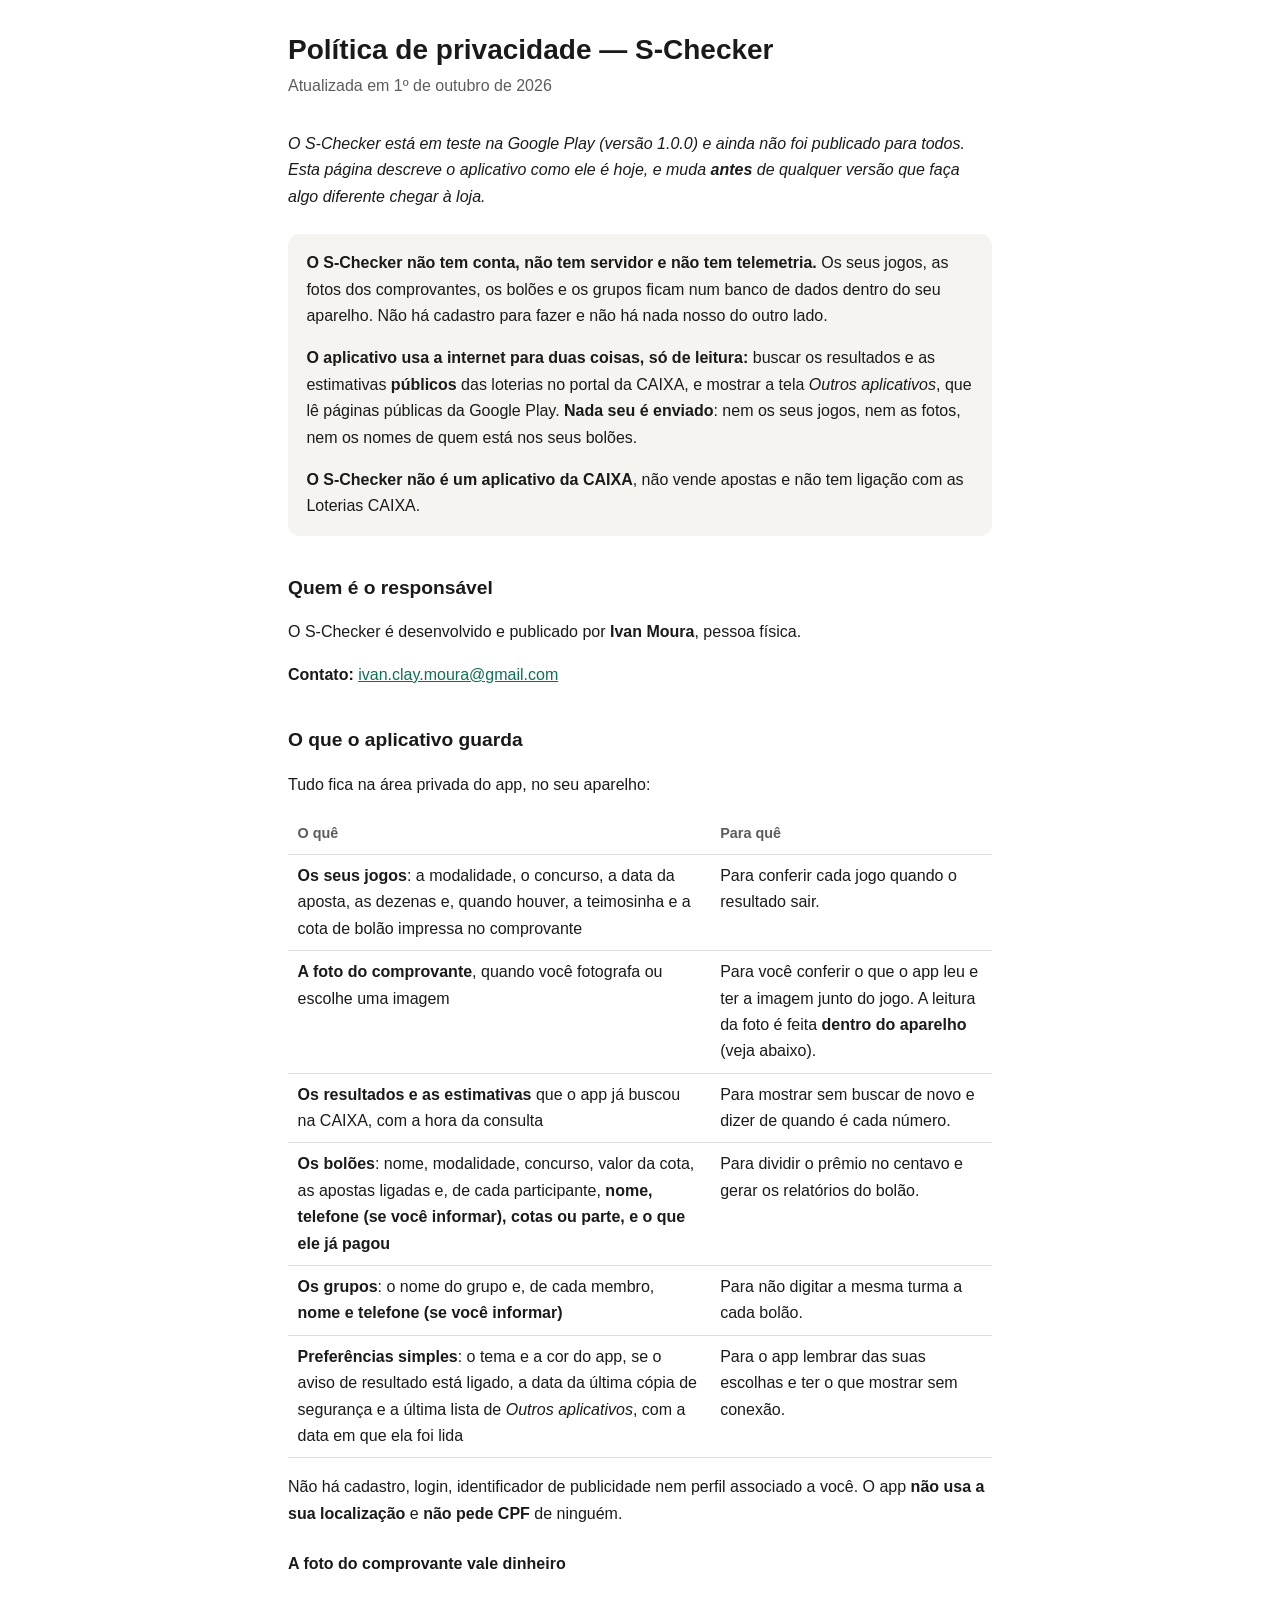
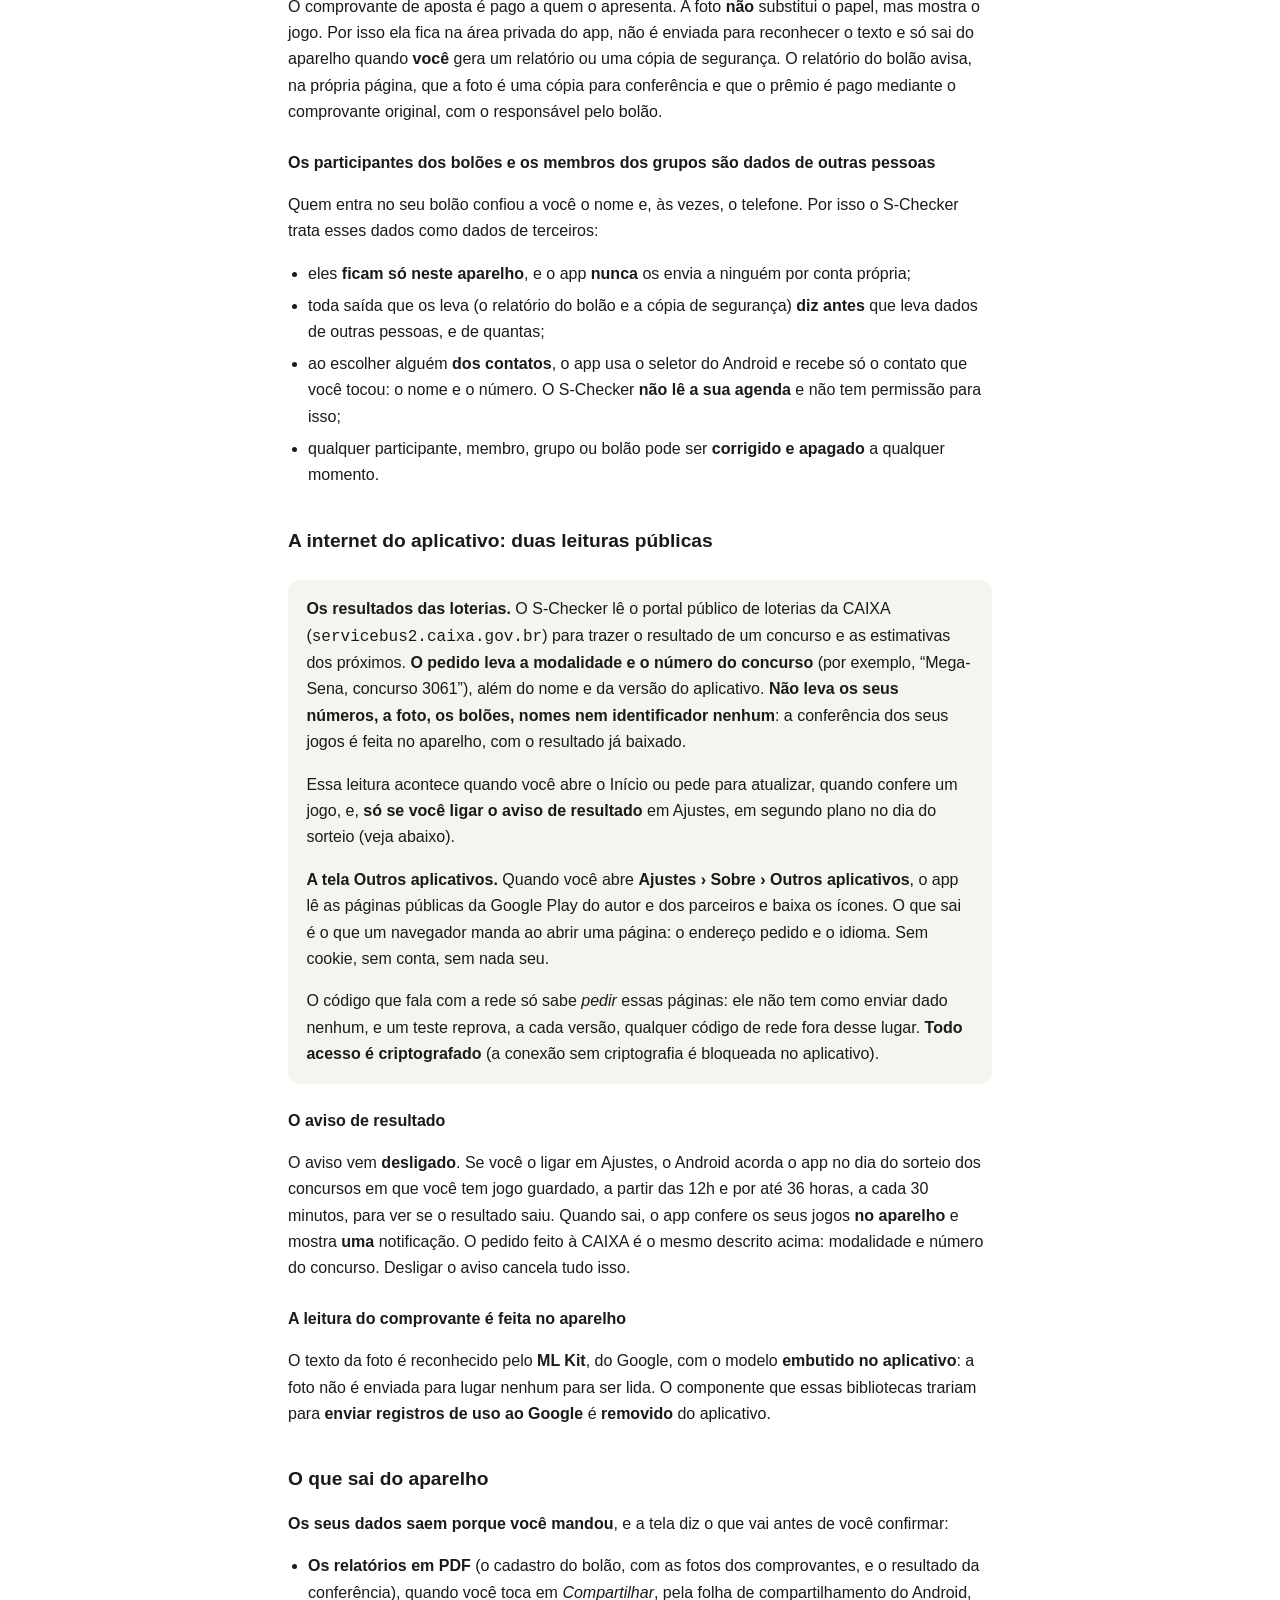
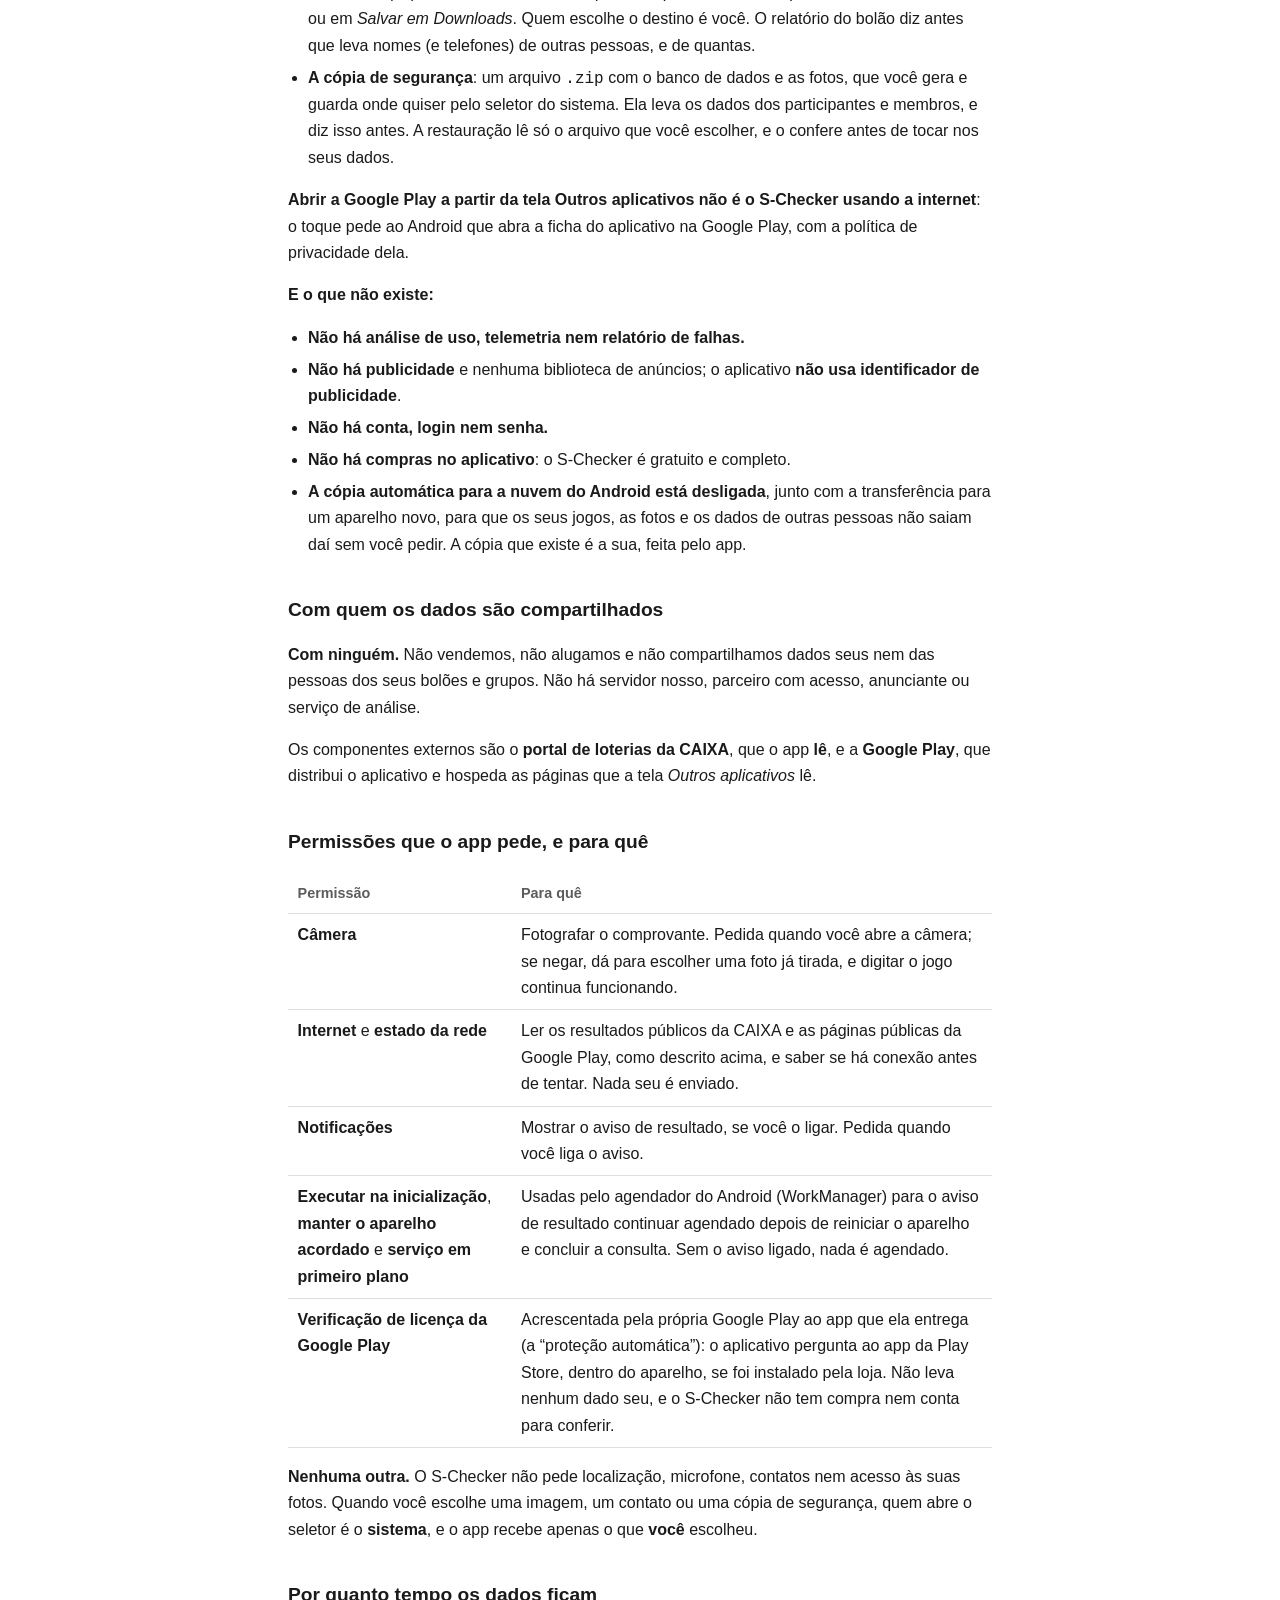
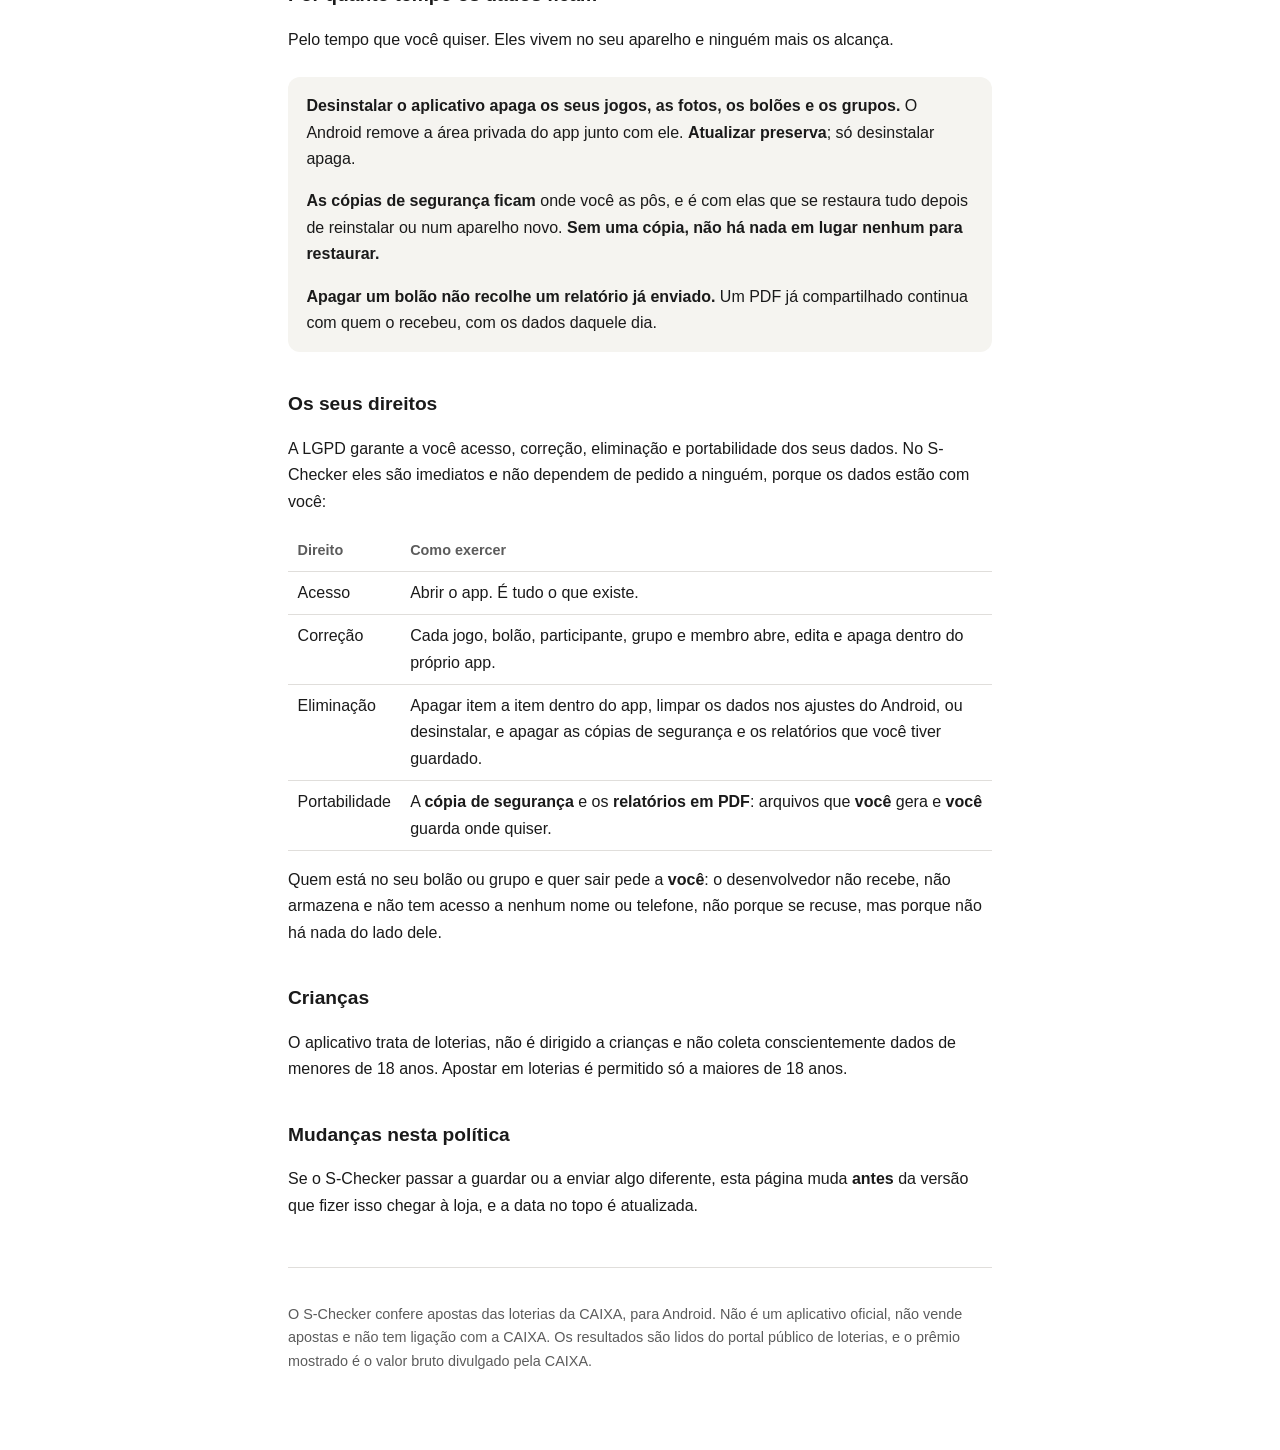
<file: schecker/index.html>
<!doctype html>
<html lang="pt-BR">
<head>
<meta charset="utf-8">
<meta name="viewport" content="width=device-width, initial-scale=1">
<title>Política de privacidade — S-Checker</title>
<meta name="description" content="Política de privacidade do aplicativo S-Checker. Sem conta, sem servidor e sem telemetria: os seus jogos, as fotos dos comprovantes e os bolões ficam no seu aparelho. A internet serve para ler os resultados públicos das loterias da CAIXA e as páginas públicas da Google Play.">
<link rel="stylesheet" href="../estilo.css">
</head>
<body>
<main>

  <h1>Política de privacidade — S-Checker</h1>
  <p class="subtitulo">Atualizada em 1º de outubro de 2026</p>

  <p><em>O S-Checker está em teste na Google Play (versão 1.0.0) e ainda não foi publicado para todos.
  Esta página descreve o aplicativo como ele é hoje, e muda <strong>antes</strong> de qualquer versão
  que faça algo diferente chegar à loja.</em></p>

  <div class="destaque">
    <p><strong>O S-Checker não tem conta, não tem servidor e não tem telemetria.</strong> Os seus jogos,
    as fotos dos comprovantes, os bolões e os grupos ficam num banco de dados dentro do seu aparelho. Não
    há cadastro para fazer e não há nada nosso do outro lado.</p>
    <p><strong>O aplicativo usa a internet para duas coisas, só de leitura:</strong> buscar os
    resultados e as estimativas <strong>públicos</strong> das loterias no portal da CAIXA, e mostrar a
    tela <em>Outros aplicativos</em>, que lê páginas públicas da Google Play. <strong>Nada seu é
    enviado</strong>: nem os seus jogos, nem as fotos, nem os nomes de quem está nos seus bolões.</p>
    <p><strong>O S-Checker não é um aplicativo da CAIXA</strong>, não vende apostas e não tem ligação
    com as Loterias CAIXA.</p>
  </div>

  <h2>Quem é o responsável</h2>

  <p>O S-Checker é desenvolvido e publicado por <strong>Ivan Moura</strong>, pessoa física.</p>

  <p><strong>Contato:</strong>
  <a href="mailto:ivan.clay.moura@gmail.com">ivan.clay.moura@gmail.com</a></p>

  <h2>O que o aplicativo guarda</h2>

  <p>Tudo fica na área privada do app, no seu aparelho:</p>

  <table>
    <tr><th>O quê</th><th>Para quê</th></tr>
    <tr>
      <td><strong>Os seus jogos</strong>: a modalidade, o concurso, a data da aposta, as dezenas e,
      quando houver, a teimosinha e a cota de bolão impressa no comprovante</td>
      <td>Para conferir cada jogo quando o resultado sair.</td>
    </tr>
    <tr>
      <td><strong>A foto do comprovante</strong>, quando você fotografa ou escolhe uma imagem</td>
      <td>Para você conferir o que o app leu e ter a imagem junto do jogo. A leitura da foto é feita
      <strong>dentro do aparelho</strong> (veja abaixo).</td>
    </tr>
    <tr>
      <td><strong>Os resultados e as estimativas</strong> que o app já buscou na CAIXA, com a hora da
      consulta</td>
      <td>Para mostrar sem buscar de novo e dizer de quando é cada número.</td>
    </tr>
    <tr>
      <td><strong>Os bolões</strong>: nome, modalidade, concurso, valor da cota, as apostas ligadas e,
      de cada participante, <strong>nome, telefone (se você informar), cotas ou parte, e o que ele já
      pagou</strong></td>
      <td>Para dividir o prêmio no centavo e gerar os relatórios do bolão.</td>
    </tr>
    <tr>
      <td><strong>Os grupos</strong>: o nome do grupo e, de cada membro, <strong>nome e telefone (se
      você informar)</strong></td>
      <td>Para não digitar a mesma turma a cada bolão.</td>
    </tr>
    <tr>
      <td><strong>Preferências simples</strong>: o tema e a cor do app, se o aviso de resultado está
      ligado, a data da última cópia de segurança e a última lista de <em>Outros aplicativos</em>, com
      a data em que ela foi lida</td>
      <td>Para o app lembrar das suas escolhas e ter o que mostrar sem conexão.</td>
    </tr>
  </table>

  <p>Não há cadastro, login, identificador de publicidade nem perfil associado a você. O app
  <strong>não usa a sua localização</strong> e <strong>não pede CPF</strong> de ninguém.</p>

  <h3>A foto do comprovante vale dinheiro</h3>

  <p>O comprovante de aposta é pago a quem o apresenta. A foto <strong>não</strong> substitui o papel,
  mas mostra o jogo. Por isso ela fica na área privada do app, não é enviada para reconhecer o texto e
  só sai do aparelho quando <strong>você</strong> gera um relatório ou uma cópia de segurança. O
  relatório do bolão avisa, na própria página, que a foto é uma cópia para conferência e que o prêmio
  é pago mediante o comprovante original, com o responsável pelo bolão.</p>

  <h3>Os participantes dos bolões e os membros dos grupos são dados de outras pessoas</h3>

  <p>Quem entra no seu bolão confiou a você o nome e, às vezes, o telefone. Por isso o S-Checker trata
  esses dados como dados de terceiros:</p>

  <ul>
    <li>eles <strong>ficam só neste aparelho</strong>, e o app <strong>nunca</strong> os envia a
    ninguém por conta própria;</li>
    <li>toda saída que os leva (o relatório do bolão e a cópia de segurança) <strong>diz antes</strong>
    que leva dados de outras pessoas, e de quantas;</li>
    <li>ao escolher alguém <strong>dos contatos</strong>, o app usa o seletor do Android e recebe só o
    contato que você tocou: o nome e o número. O S-Checker <strong>não lê a sua agenda</strong> e não
    tem permissão para isso;</li>
    <li>qualquer participante, membro, grupo ou bolão pode ser <strong>corrigido e apagado</strong> a
    qualquer momento.</li>
  </ul>

  <h2>A internet do aplicativo: duas leituras públicas</h2>

  <div class="destaque">
    <p><strong>Os resultados das loterias.</strong> O S-Checker lê o portal público de loterias da
    CAIXA (<code>servicebus2.caixa.gov.br</code>) para trazer o resultado de um concurso e as
    estimativas dos próximos. <strong>O pedido leva a modalidade e o número do concurso</strong> (por
    exemplo, “Mega-Sena, concurso 3061”), além do nome e da versão do aplicativo. <strong>Não leva os
    seus números, a foto, os bolões, nomes nem identificador nenhum</strong>: a conferência dos seus
    jogos é feita no aparelho, com o resultado já baixado.</p>
    <p>Essa leitura acontece quando você abre o Início ou pede para atualizar, quando confere um jogo,
    e, <strong>só se você ligar o aviso de resultado</strong> em Ajustes, em segundo plano no dia do
    sorteio (veja abaixo).</p>
    <p><strong>A tela Outros aplicativos.</strong> Quando você abre <strong>Ajustes › Sobre ›
    Outros aplicativos</strong>, o app lê as páginas públicas da Google Play do autor e dos parceiros e baixa
    os ícones. O que sai é o que um navegador manda ao abrir uma página: o endereço pedido e o idioma.
    Sem cookie, sem conta, sem nada seu.</p>
    <p>O código que fala com a rede só sabe <em>pedir</em> essas páginas: ele não tem como enviar dado
    nenhum, e um teste reprova, a cada versão, qualquer código de rede fora desse lugar.
    <strong>Todo acesso é criptografado</strong> (a conexão sem criptografia é bloqueada no
    aplicativo).</p>
  </div>

  <h3>O aviso de resultado</h3>

  <p>O aviso vem <strong>desligado</strong>. Se você o ligar em Ajustes, o Android acorda o app no dia
  do sorteio dos concursos em que você tem jogo guardado, a partir das 12h e por até 36 horas, a cada
  30 minutos, para ver se o resultado saiu. Quando sai, o app confere os seus jogos
  <strong>no aparelho</strong> e mostra <strong>uma</strong> notificação. O pedido feito à CAIXA é o
  mesmo descrito acima: modalidade e número do concurso. Desligar o aviso cancela tudo isso.</p>

  <h3>A leitura do comprovante é feita no aparelho</h3>

  <p>O texto da foto é reconhecido pelo <strong>ML Kit</strong>, do Google, com o modelo
  <strong>embutido no aplicativo</strong>: a foto não é enviada para lugar nenhum para ser lida. O
  componente que essas bibliotecas trariam para <strong>enviar registros de uso ao Google</strong> é
  <strong>removido</strong> do aplicativo.</p>

  <h2>O que sai do aparelho</h2>

  <p><strong>Os seus dados saem porque você mandou</strong>, e a tela diz o que vai antes de você
  confirmar:</p>

  <ul>
    <li><strong>Os relatórios em PDF</strong> (o cadastro do bolão, com as fotos dos comprovantes, e o
    resultado da conferência), quando você toca em <em>Compartilhar</em>, pela folha de
    compartilhamento do Android, ou em <em>Salvar em Downloads</em>. Quem escolhe o destino é você.
    O relatório do bolão diz antes que leva nomes (e telefones) de outras pessoas, e de quantas.</li>
    <li><strong>A cópia de segurança</strong>: um arquivo <code>.zip</code> com o banco de dados e as
    fotos, que você gera e guarda onde quiser pelo seletor do sistema. Ela leva os dados dos
    participantes e membros, e diz isso antes. A restauração lê só o arquivo que você escolher, e o
    confere antes de tocar nos seus dados.</li>
  </ul>

  <p><strong>Abrir a Google Play a partir da tela Outros aplicativos não é o S-Checker usando a
  internet</strong>: o toque pede ao Android que abra a ficha do aplicativo na Google Play, com a
  política de privacidade dela.</p>

  <p><strong>E o que não existe:</strong></p>

  <ul>
    <li><strong>Não há análise de uso, telemetria nem relatório de falhas.</strong></li>
    <li><strong>Não há publicidade</strong> e nenhuma biblioteca de anúncios; o aplicativo
    <strong>não usa identificador de publicidade</strong>.</li>
    <li><strong>Não há conta, login nem senha.</strong></li>
    <li><strong>Não há compras no aplicativo</strong>: o S-Checker é gratuito e completo.</li>
    <li><strong>A cópia automática para a nuvem do Android está desligada</strong>, junto com a
    transferência para um aparelho novo, para que os seus jogos, as fotos e os dados de outras pessoas
    não saiam daí sem você pedir. A cópia que existe é a sua, feita pelo app.</li>
  </ul>

  <h2>Com quem os dados são compartilhados</h2>

  <p><strong>Com ninguém.</strong> Não vendemos, não alugamos e não compartilhamos dados seus nem das
  pessoas dos seus bolões e grupos. Não há servidor nosso, parceiro com acesso, anunciante ou serviço
  de análise.</p>

  <p>Os componentes externos são o <strong>portal de loterias da CAIXA</strong>, que o app
  <strong>lê</strong>, e a <strong>Google Play</strong>, que distribui o aplicativo e hospeda as páginas
  que a tela <em>Outros aplicativos</em> lê.</p>

  <h2>Permissões que o app pede, e para quê</h2>

  <table>
    <tr><th>Permissão</th><th>Para quê</th></tr>
    <tr><td><strong>Câmera</strong></td><td>Fotografar o comprovante. Pedida quando você abre a câmera;
    se negar, dá para escolher uma foto já tirada, e digitar o jogo continua funcionando.</td></tr>
    <tr><td><strong>Internet</strong> e <strong>estado da rede</strong></td><td>Ler os resultados
    públicos da CAIXA e as páginas públicas da Google Play, como descrito acima, e saber se há conexão
    antes de tentar. Nada seu é enviado.</td></tr>
    <tr><td><strong>Notificações</strong></td><td>Mostrar o aviso de resultado, se você o ligar. Pedida
    quando você liga o aviso.</td></tr>
    <tr><td><strong>Executar na inicialização</strong>, <strong>manter o aparelho acordado</strong> e
    <strong>serviço em primeiro plano</strong></td><td>Usadas pelo agendador do Android (WorkManager)
    para o aviso de resultado continuar agendado depois de reiniciar o aparelho e concluir a consulta.
    Sem o aviso ligado, nada é agendado.</td></tr>
    <tr><td><strong>Verificação de licença da Google Play</strong></td><td>Acrescentada pela própria
    Google Play ao app que ela entrega (a “proteção automática”): o aplicativo pergunta ao app da Play
    Store, dentro do aparelho, se foi instalado pela loja. Não leva nenhum dado seu, e o S-Checker não
    tem compra nem conta para conferir.</td></tr>
  </table>

  <p><strong>Nenhuma outra.</strong> O S-Checker não pede localização, microfone, contatos nem acesso
  às suas fotos. Quando você escolhe uma imagem, um contato ou uma cópia de segurança, quem abre o
  seletor é o <strong>sistema</strong>, e o app recebe apenas o que <strong>você</strong>
  escolheu.</p>

  <h2>Por quanto tempo os dados ficam</h2>

  <p>Pelo tempo que você quiser. Eles vivem no seu aparelho e ninguém mais os alcança.</p>

  <div class="destaque">
    <p><strong>Desinstalar o aplicativo apaga os seus jogos, as fotos, os bolões e os grupos.</strong> O
    Android remove a área privada do app junto com ele. <strong>Atualizar preserva</strong>; só
    desinstalar apaga.</p>
    <p><strong>As cópias de segurança ficam</strong> onde você as pôs, e é com elas que se restaura
    tudo depois de reinstalar ou num aparelho novo. <strong>Sem uma cópia, não há nada em lugar nenhum
    para restaurar.</strong></p>
    <p><strong>Apagar um bolão não recolhe um relatório já enviado.</strong> Um PDF já compartilhado
    continua com quem o recebeu, com os dados daquele dia.</p>
  </div>

  <h2>Os seus direitos</h2>

  <p>A LGPD garante a você acesso, correção, eliminação e portabilidade dos seus dados. No S-Checker
  eles são imediatos e não dependem de pedido a ninguém, porque os dados estão com você:</p>

  <table>
    <tr><th>Direito</th><th>Como exercer</th></tr>
    <tr><td>Acesso</td><td>Abrir o app. É tudo o que existe.</td></tr>
    <tr><td>Correção</td><td>Cada jogo, bolão, participante, grupo e membro abre, edita e apaga dentro
    do próprio app.</td></tr>
    <tr><td>Eliminação</td><td>Apagar item a item dentro do app, limpar os dados nos ajustes do
    Android, ou desinstalar, e apagar as cópias de segurança e os relatórios que você tiver
    guardado.</td></tr>
    <tr><td>Portabilidade</td><td>A <strong>cópia de segurança</strong> e os <strong>relatórios em
    PDF</strong>: arquivos que <strong>você</strong> gera e <strong>você</strong> guarda onde
    quiser.</td></tr>
  </table>

  <p>Quem está no seu bolão ou grupo e quer sair pede a <strong>você</strong>: o desenvolvedor não
  recebe, não armazena e não tem acesso a nenhum nome ou telefone, não porque se recuse, mas porque
  não há nada do lado dele.</p>

  <h2>Crianças</h2>

  <p>O aplicativo trata de loterias, não é dirigido a crianças e não coleta conscientemente dados de
  menores de 18 anos. Apostar em loterias é permitido só a maiores de 18 anos.</p>

  <h2>Mudanças nesta política</h2>

  <p>Se o S-Checker passar a guardar ou a enviar algo diferente, esta página muda
  <strong>antes</strong> da versão que fizer isso chegar à loja, e a data no topo é atualizada.</p>

  <footer>
    <p>O S-Checker confere apostas das loterias da CAIXA, para Android. Não é um aplicativo oficial,
    não vende apostas e não tem ligação com a CAIXA. Os resultados são lidos do portal público de
    loterias, e o prêmio mostrado é o valor bruto divulgado pela CAIXA.</p>
  </footer>

</main>
</body>
</html>
</file>
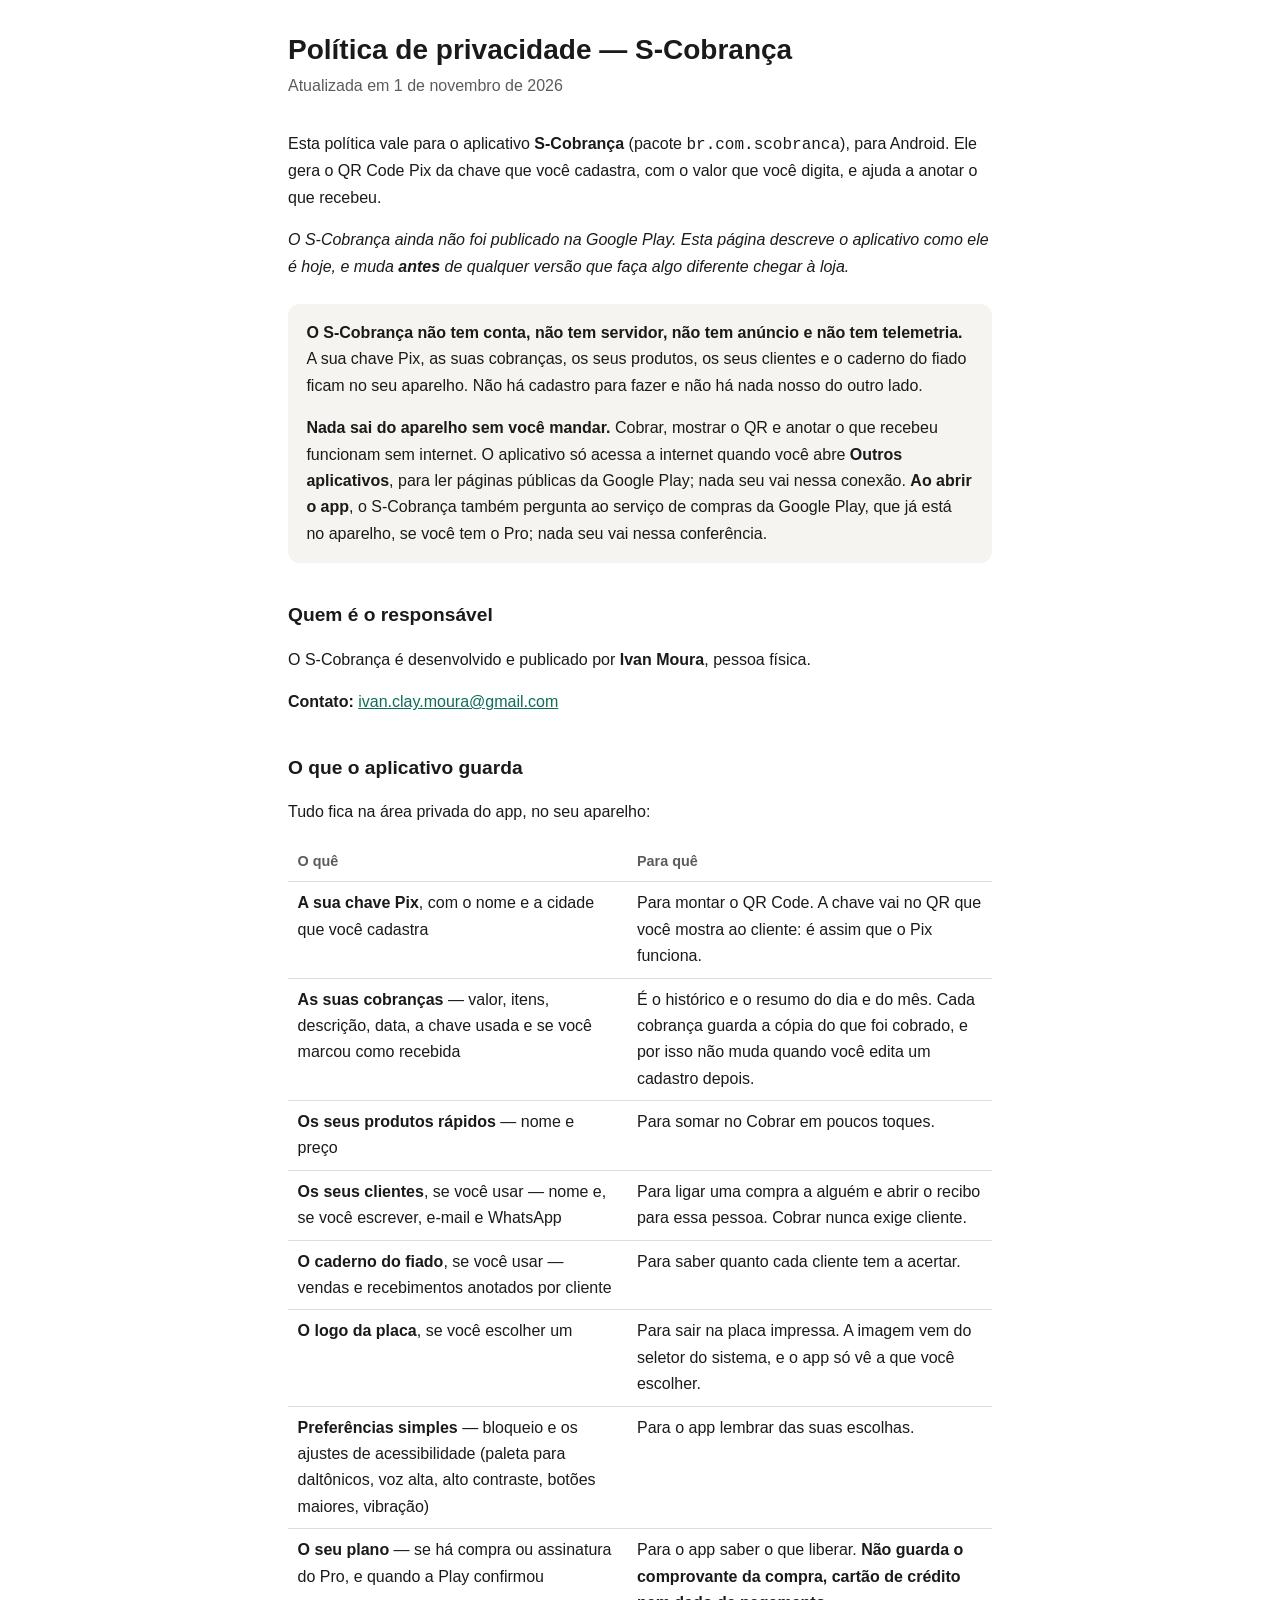
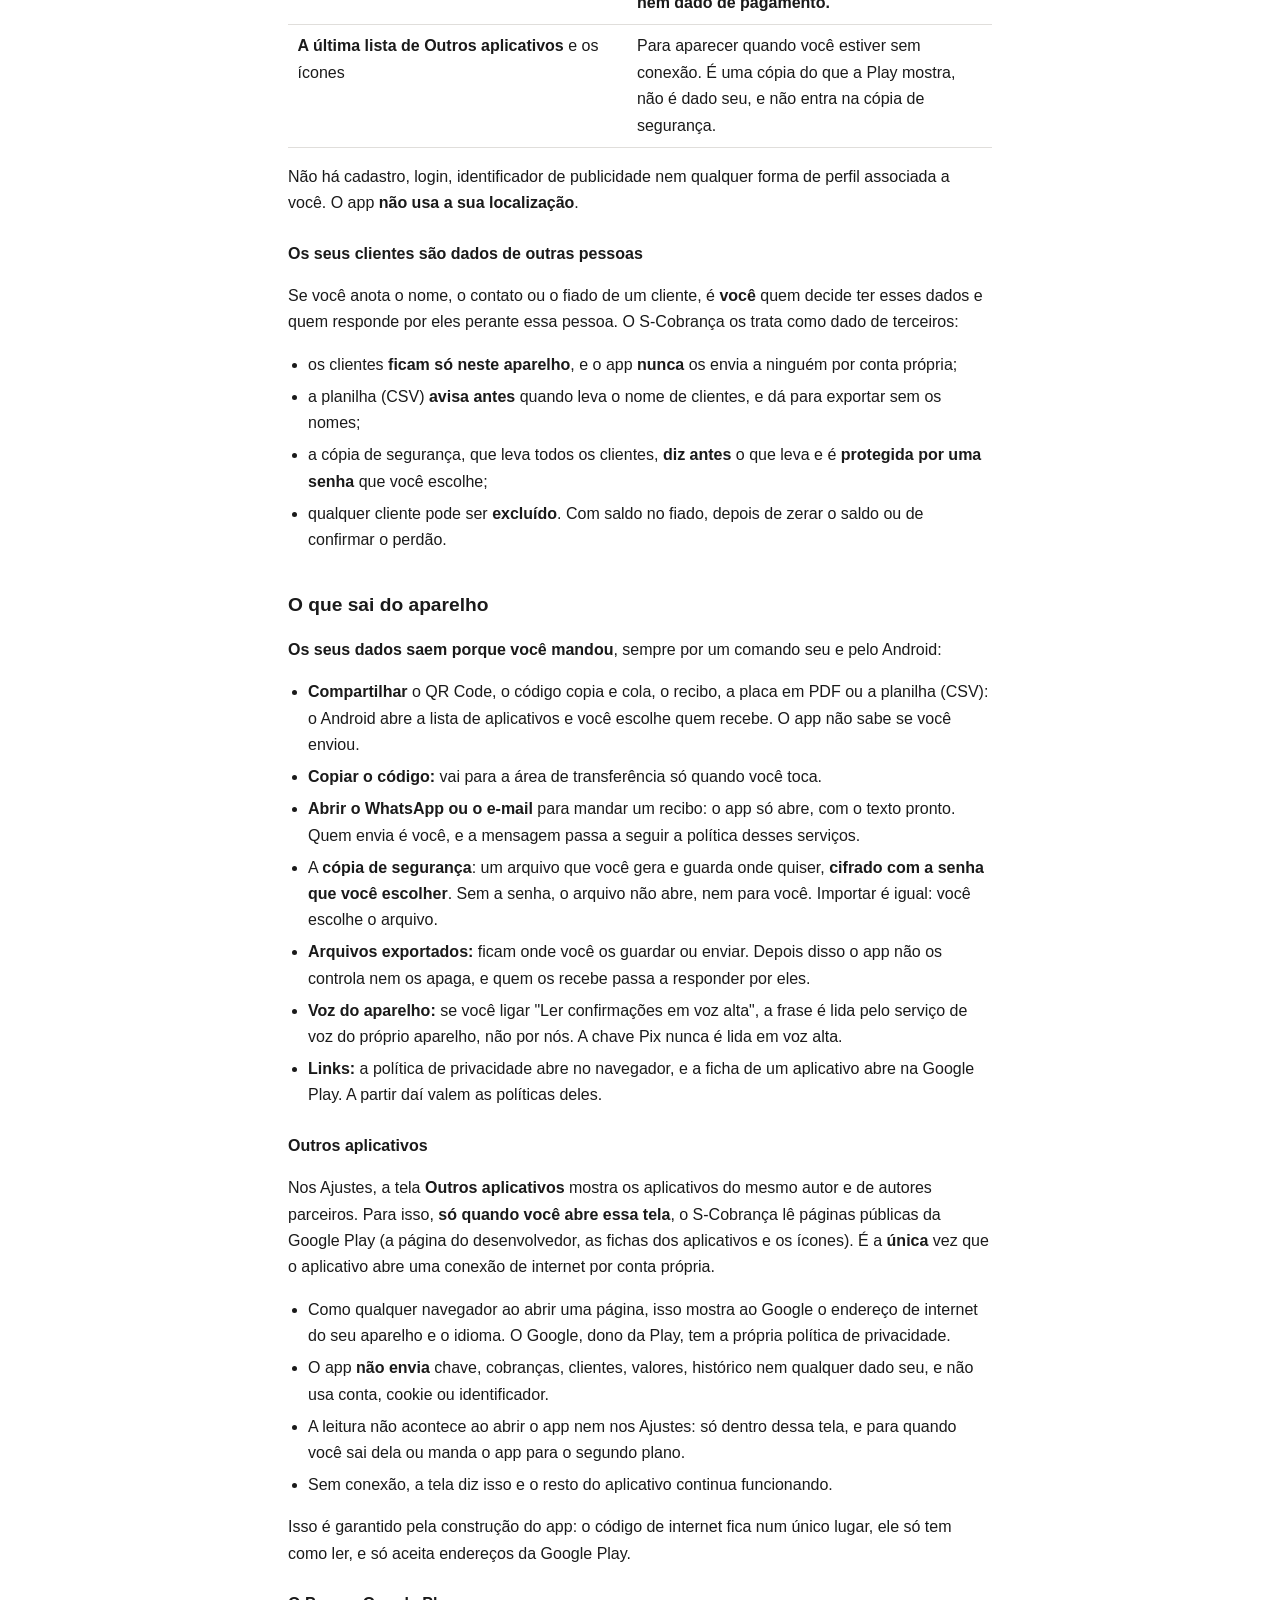
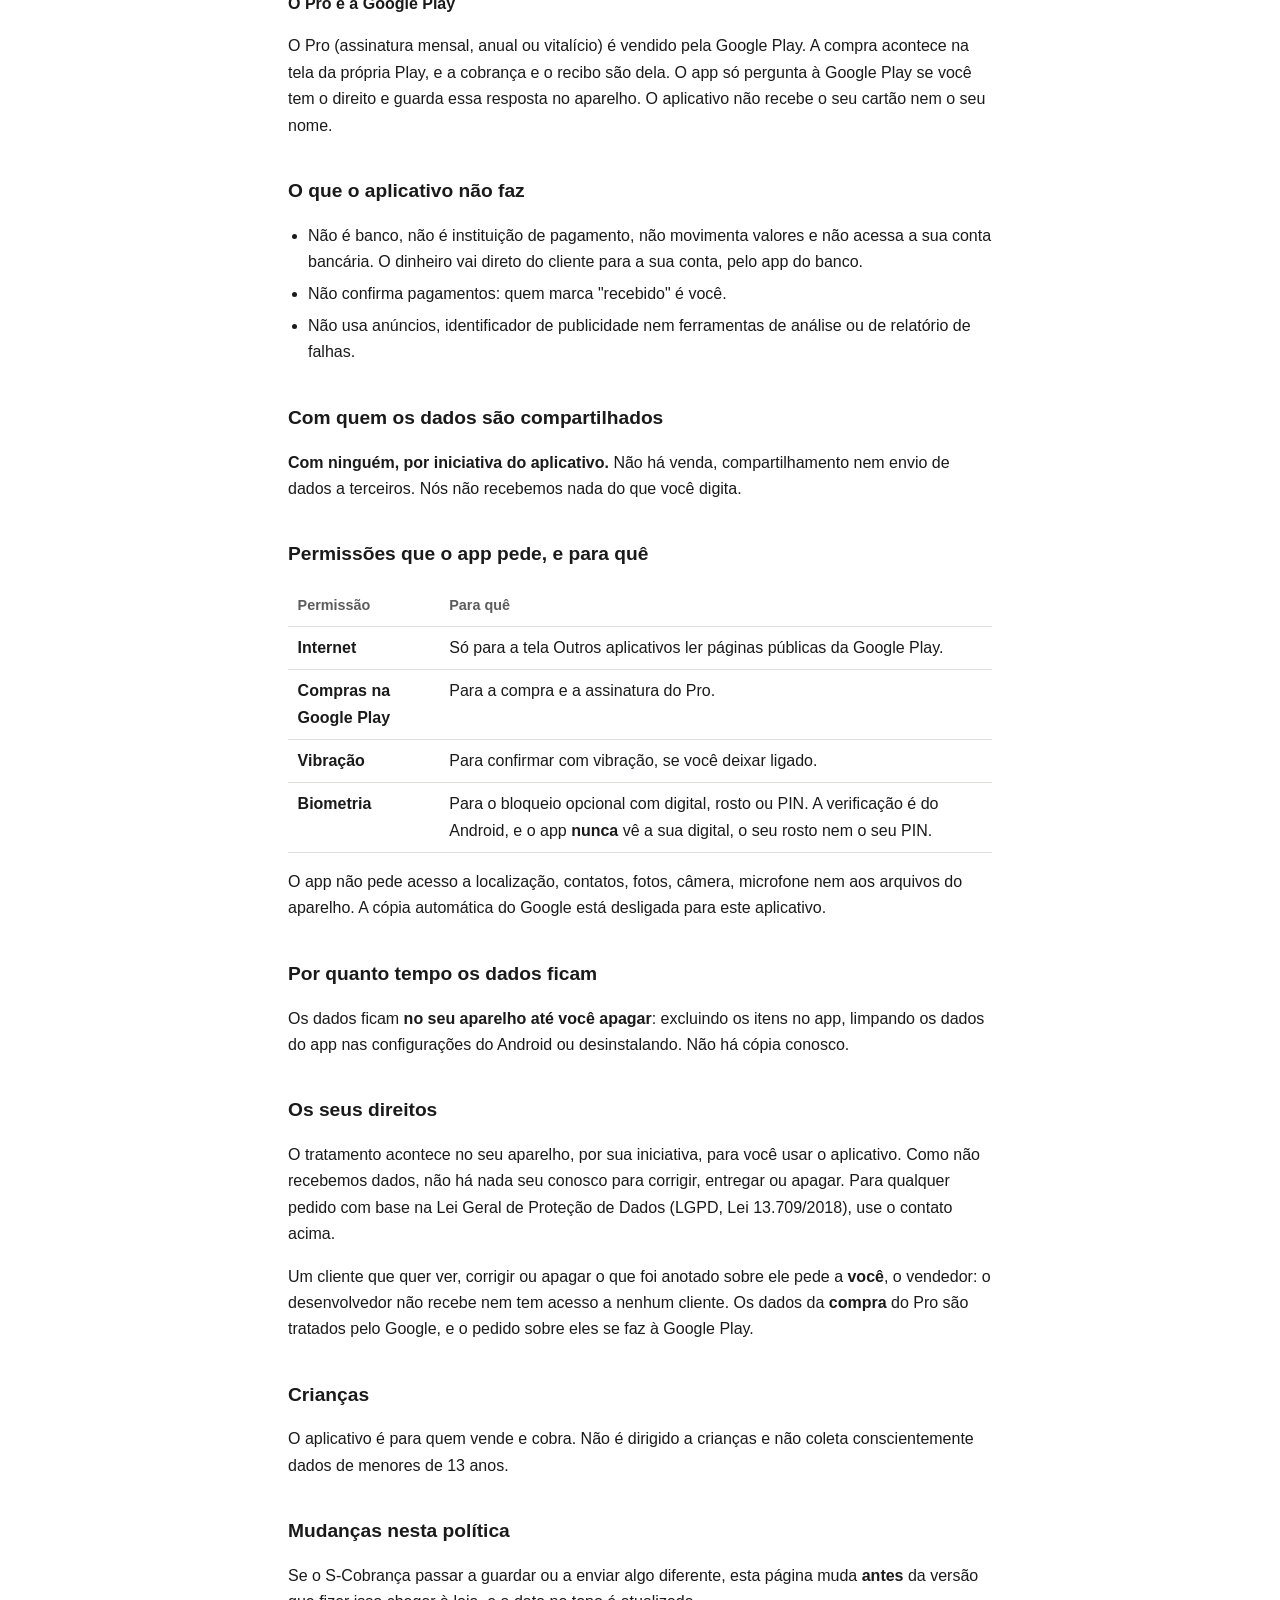
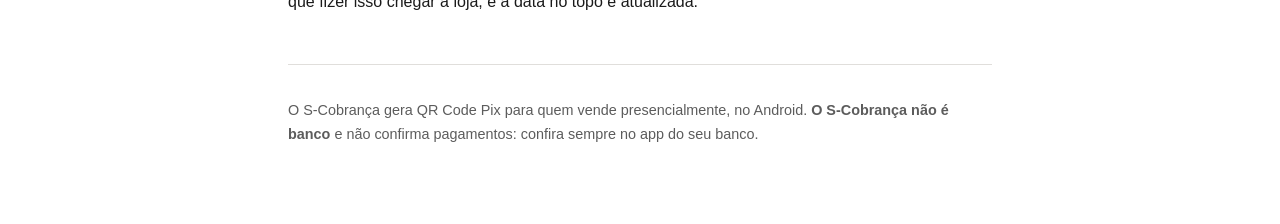
<file: scobranca/index.html>
<!doctype html>
<html lang="pt-BR">
<head>
<meta charset="utf-8">
<meta name="viewport" content="width=device-width, initial-scale=1">
<title>Política de privacidade — S-Cobrança</title>
<meta name="description" content="Política de privacidade do aplicativo S-Cobrança. Sem conta, sem servidor e sem anúncio: a sua chave Pix, as suas cobranças e os seus clientes ficam no seu aparelho, e só saem quando você manda.">
<link rel="stylesheet" href="../estilo.css">
</head>
<body>
<main>

  <h1>Política de privacidade — S-Cobrança</h1>
  <p class="subtitulo">Atualizada em 1 de novembro de 2026</p>

  <p>Esta política vale para o aplicativo <strong>S-Cobrança</strong> (pacote
  <code>br.com.scobranca</code>), para Android. Ele gera o QR Code Pix da chave que você cadastra, com o
  valor que você digita, e ajuda a anotar o que recebeu.</p>

  <p><em>O S-Cobrança ainda não foi publicado na Google Play. Esta página descreve o aplicativo como ele é
  hoje, e muda <strong>antes</strong> de qualquer versão que faça algo diferente chegar à loja.</em></p>

  <div class="destaque">
    <p><strong>O S-Cobrança não tem conta, não tem servidor, não tem anúncio e não tem telemetria.</strong>
    A sua chave Pix, as suas cobranças, os seus produtos, os seus clientes e o caderno do fiado ficam no
    seu aparelho. Não há cadastro para fazer e não há nada nosso do outro lado.</p>
    <p><strong>Nada sai do aparelho sem você mandar.</strong> Cobrar, mostrar o QR e anotar o que recebeu
    funcionam sem internet. O aplicativo só acessa a internet quando você abre <strong>Outros
    aplicativos</strong>, para ler páginas públicas da Google Play; nada seu vai nessa conexão.
    <strong>Ao abrir o app</strong>, o S-Cobrança também pergunta ao serviço de compras da Google Play, que
    já está no aparelho, se você tem o Pro; nada seu vai nessa conferência.</p>
  </div>

  <h2>Quem é o responsável</h2>

  <p>O S-Cobrança é desenvolvido e publicado por <strong>Ivan Moura</strong>, pessoa física.</p>

  <p><strong>Contato:</strong>
  <a href="mailto:ivan.clay.moura@gmail.com">ivan.clay.moura@gmail.com</a></p>

  <h2>O que o aplicativo guarda</h2>

  <p>Tudo fica na área privada do app, no seu aparelho:</p>

  <table>
    <tr><th>O quê</th><th>Para quê</th></tr>
    <tr>
      <td><strong>A sua chave Pix</strong>, com o nome e a cidade que você cadastra</td>
      <td>Para montar o QR Code. A chave vai no QR que você mostra ao cliente: é assim que o Pix funciona.</td>
    </tr>
    <tr>
      <td><strong>As suas cobranças</strong> — valor, itens, descrição, data, a chave usada e se você marcou
      como recebida</td>
      <td>É o histórico e o resumo do dia e do mês. Cada cobrança guarda a cópia do que foi cobrado, e por
      isso não muda quando você edita um cadastro depois.</td>
    </tr>
    <tr>
      <td><strong>Os seus produtos rápidos</strong> — nome e preço</td>
      <td>Para somar no Cobrar em poucos toques.</td>
    </tr>
    <tr>
      <td><strong>Os seus clientes</strong>, se você usar — nome e, se você escrever, e-mail e WhatsApp</td>
      <td>Para ligar uma compra a alguém e abrir o recibo para essa pessoa. Cobrar nunca exige cliente.</td>
    </tr>
    <tr>
      <td><strong>O caderno do fiado</strong>, se você usar — vendas e recebimentos anotados por cliente</td>
      <td>Para saber quanto cada cliente tem a acertar.</td>
    </tr>
    <tr>
      <td><strong>O logo da placa</strong>, se você escolher um</td>
      <td>Para sair na placa impressa. A imagem vem do seletor do sistema, e o app só vê a que você escolher.</td>
    </tr>
    <tr>
      <td><strong>Preferências simples</strong> — bloqueio e os ajustes de acessibilidade (paleta para
      daltônicos, voz alta, alto contraste, botões maiores, vibração)</td>
      <td>Para o app lembrar das suas escolhas.</td>
    </tr>
    <tr>
      <td><strong>O seu plano</strong> — se há compra ou assinatura do Pro, e quando a Play confirmou</td>
      <td>Para o app saber o que liberar. <strong>Não guarda o comprovante da compra, cartão de crédito nem
      dado de pagamento.</strong></td>
    </tr>
    <tr>
      <td><strong>A última lista de Outros aplicativos</strong> e os ícones</td>
      <td>Para aparecer quando você estiver sem conexão. É uma cópia do que a Play mostra, não é dado seu, e
      não entra na cópia de segurança.</td>
    </tr>
  </table>

  <p>Não há cadastro, login, identificador de publicidade nem qualquer forma de perfil associada a você. O
  app <strong>não usa a sua localização</strong>.</p>

  <h3>Os seus clientes são dados de outras pessoas</h3>

  <p>Se você anota o nome, o contato ou o fiado de um cliente, é <strong>você</strong> quem decide ter esses
  dados e quem responde por eles perante essa pessoa. O S-Cobrança os trata como dado de terceiros:</p>

  <ul>
    <li>os clientes <strong>ficam só neste aparelho</strong>, e o app <strong>nunca</strong> os envia a
    ninguém por conta própria;</li>
    <li>a planilha (CSV) <strong>avisa antes</strong> quando leva o nome de clientes, e dá para exportar sem
    os nomes;</li>
    <li>a cópia de segurança, que leva todos os clientes, <strong>diz antes</strong> o que leva e é
    <strong>protegida por uma senha</strong> que você escolhe;</li>
    <li>qualquer cliente pode ser <strong>excluído</strong>. Com saldo no fiado, depois de zerar o saldo ou
    de confirmar o perdão.</li>
  </ul>

  <h2>O que sai do aparelho</h2>

  <p><strong>Os seus dados saem porque você mandou</strong>, sempre por um comando seu e pelo Android:</p>

  <ul>
    <li><strong>Compartilhar</strong> o QR Code, o código copia e cola, o recibo, a placa em PDF ou a planilha
    (CSV): o Android abre a lista de aplicativos e você escolhe quem recebe. O app não sabe se você enviou.</li>
    <li><strong>Copiar o código:</strong> vai para a área de transferência só quando você toca.</li>
    <li><strong>Abrir o WhatsApp ou o e-mail</strong> para mandar um recibo: o app só abre, com o texto
    pronto. Quem envia é você, e a mensagem passa a seguir a política desses serviços.</li>
    <li>A <strong>cópia de segurança</strong>: um arquivo que você gera e guarda onde quiser,
    <strong>cifrado com a senha que você escolher</strong>. Sem a senha, o arquivo não abre, nem para você.
    Importar é igual: você escolhe o arquivo.</li>
    <li><strong>Arquivos exportados:</strong> ficam onde você os guardar ou enviar. Depois disso o app não
    os controla nem os apaga, e quem os recebe passa a responder por eles.</li>
    <li><strong>Voz do aparelho:</strong> se você ligar "Ler confirmações em voz alta", a frase é lida pelo
    serviço de voz do próprio aparelho, não por nós. A chave Pix nunca é lida em voz alta.</li>
    <li><strong>Links:</strong> a política de privacidade abre no navegador, e a ficha de um aplicativo abre
    na Google Play. A partir daí valem as políticas deles.</li>
  </ul>

  <h3>Outros aplicativos</h3>

  <p>Nos Ajustes, a tela <strong>Outros aplicativos</strong> mostra os aplicativos do mesmo autor e de
  autores parceiros. Para isso, <strong>só quando você abre essa tela</strong>, o S-Cobrança lê páginas
  públicas da Google Play (a página do desenvolvedor, as fichas dos aplicativos e os ícones). É a
  <strong>única</strong> vez que o aplicativo abre uma conexão de internet por conta própria.</p>

  <ul>
    <li>Como qualquer navegador ao abrir uma página, isso mostra ao Google o endereço de internet do seu
    aparelho e o idioma. O Google, dono da Play, tem a própria política de privacidade.</li>
    <li>O app <strong>não envia</strong> chave, cobranças, clientes, valores, histórico nem qualquer dado
    seu, e não usa conta, cookie ou identificador.</li>
    <li>A leitura não acontece ao abrir o app nem nos Ajustes: só dentro dessa tela, e para quando você sai
    dela ou manda o app para o segundo plano.</li>
    <li>Sem conexão, a tela diz isso e o resto do aplicativo continua funcionando.</li>
  </ul>

  <p>Isso é garantido pela construção do app: o código de internet fica num único lugar, ele só tem como
  ler, e só aceita endereços da Google Play.</p>

  <h3>O Pro e a Google Play</h3>

  <p>O Pro (assinatura mensal, anual ou vitalício) é vendido pela Google Play. A compra acontece na tela da
  própria Play, e a cobrança e o recibo são dela. O app só pergunta à Google Play se você tem o direito e
  guarda essa resposta no aparelho. O aplicativo não recebe o seu cartão nem o seu nome.</p>

  <h2>O que o aplicativo não faz</h2>

  <ul>
    <li>Não é banco, não é instituição de pagamento, não movimenta valores e não acessa a sua conta
    bancária. O dinheiro vai direto do cliente para a sua conta, pelo app do banco.</li>
    <li>Não confirma pagamentos: quem marca "recebido" é você.</li>
    <li>Não usa anúncios, identificador de publicidade nem ferramentas de análise ou de relatório de
    falhas.</li>
  </ul>

  <h2>Com quem os dados são compartilhados</h2>

  <p><strong>Com ninguém, por iniciativa do aplicativo.</strong> Não há venda, compartilhamento nem envio de
  dados a terceiros. Nós não recebemos nada do que você digita.</p>

  <h2>Permissões que o app pede, e para quê</h2>

  <table>
    <tr><th>Permissão</th><th>Para quê</th></tr>
    <tr>
      <td><strong>Internet</strong></td>
      <td>Só para a tela Outros aplicativos ler páginas públicas da Google Play.</td>
    </tr>
    <tr>
      <td><strong>Compras na Google Play</strong></td>
      <td>Para a compra e a assinatura do Pro.</td>
    </tr>
    <tr>
      <td><strong>Vibração</strong></td>
      <td>Para confirmar com vibração, se você deixar ligado.</td>
    </tr>
    <tr>
      <td><strong>Biometria</strong></td>
      <td>Para o bloqueio opcional com digital, rosto ou PIN. A verificação é do Android, e o app
      <strong>nunca</strong> vê a sua digital, o seu rosto nem o seu PIN.</td>
    </tr>
  </table>

  <p>O app não pede acesso a localização, contatos, fotos, câmera, microfone nem aos arquivos do aparelho.
  A cópia automática do Google está desligada para este aplicativo.</p>

  <h2>Por quanto tempo os dados ficam</h2>

  <p>Os dados ficam <strong>no seu aparelho até você apagar</strong>: excluindo os itens no app, limpando os
  dados do app nas configurações do Android ou desinstalando. Não há cópia conosco.</p>

  <h2>Os seus direitos</h2>

  <p>O tratamento acontece no seu aparelho, por sua iniciativa, para você usar o aplicativo. Como não
  recebemos dados, não há nada seu conosco para corrigir, entregar ou apagar. Para qualquer pedido com base
  na Lei Geral de Proteção de Dados (LGPD, Lei 13.709/2018), use o contato acima.</p>

  <p>Um cliente que quer ver, corrigir ou apagar o que foi anotado sobre ele pede a <strong>você</strong>, o
  vendedor: o desenvolvedor não recebe nem tem acesso a nenhum cliente. Os dados da
  <strong>compra</strong> do Pro são tratados pelo Google, e o pedido sobre eles se faz à Google Play.</p>

  <h2>Crianças</h2>

  <p>O aplicativo é para quem vende e cobra. Não é dirigido a crianças e não coleta conscientemente dados de
  menores de 13 anos.</p>

  <h2>Mudanças nesta política</h2>

  <p>Se o S-Cobrança passar a guardar ou a enviar algo diferente, esta página muda <strong>antes</strong> da
  versão que fizer isso chegar à loja, e a data no topo é atualizada.</p>

  <footer>
    <p>O S-Cobrança gera QR Code Pix para quem vende presencialmente, no Android.
    <strong>O S-Cobrança não é banco</strong> e não confirma pagamentos: confira sempre no app do seu banco.</p>
  </footer>

</main>
</body>
</html>
</file>
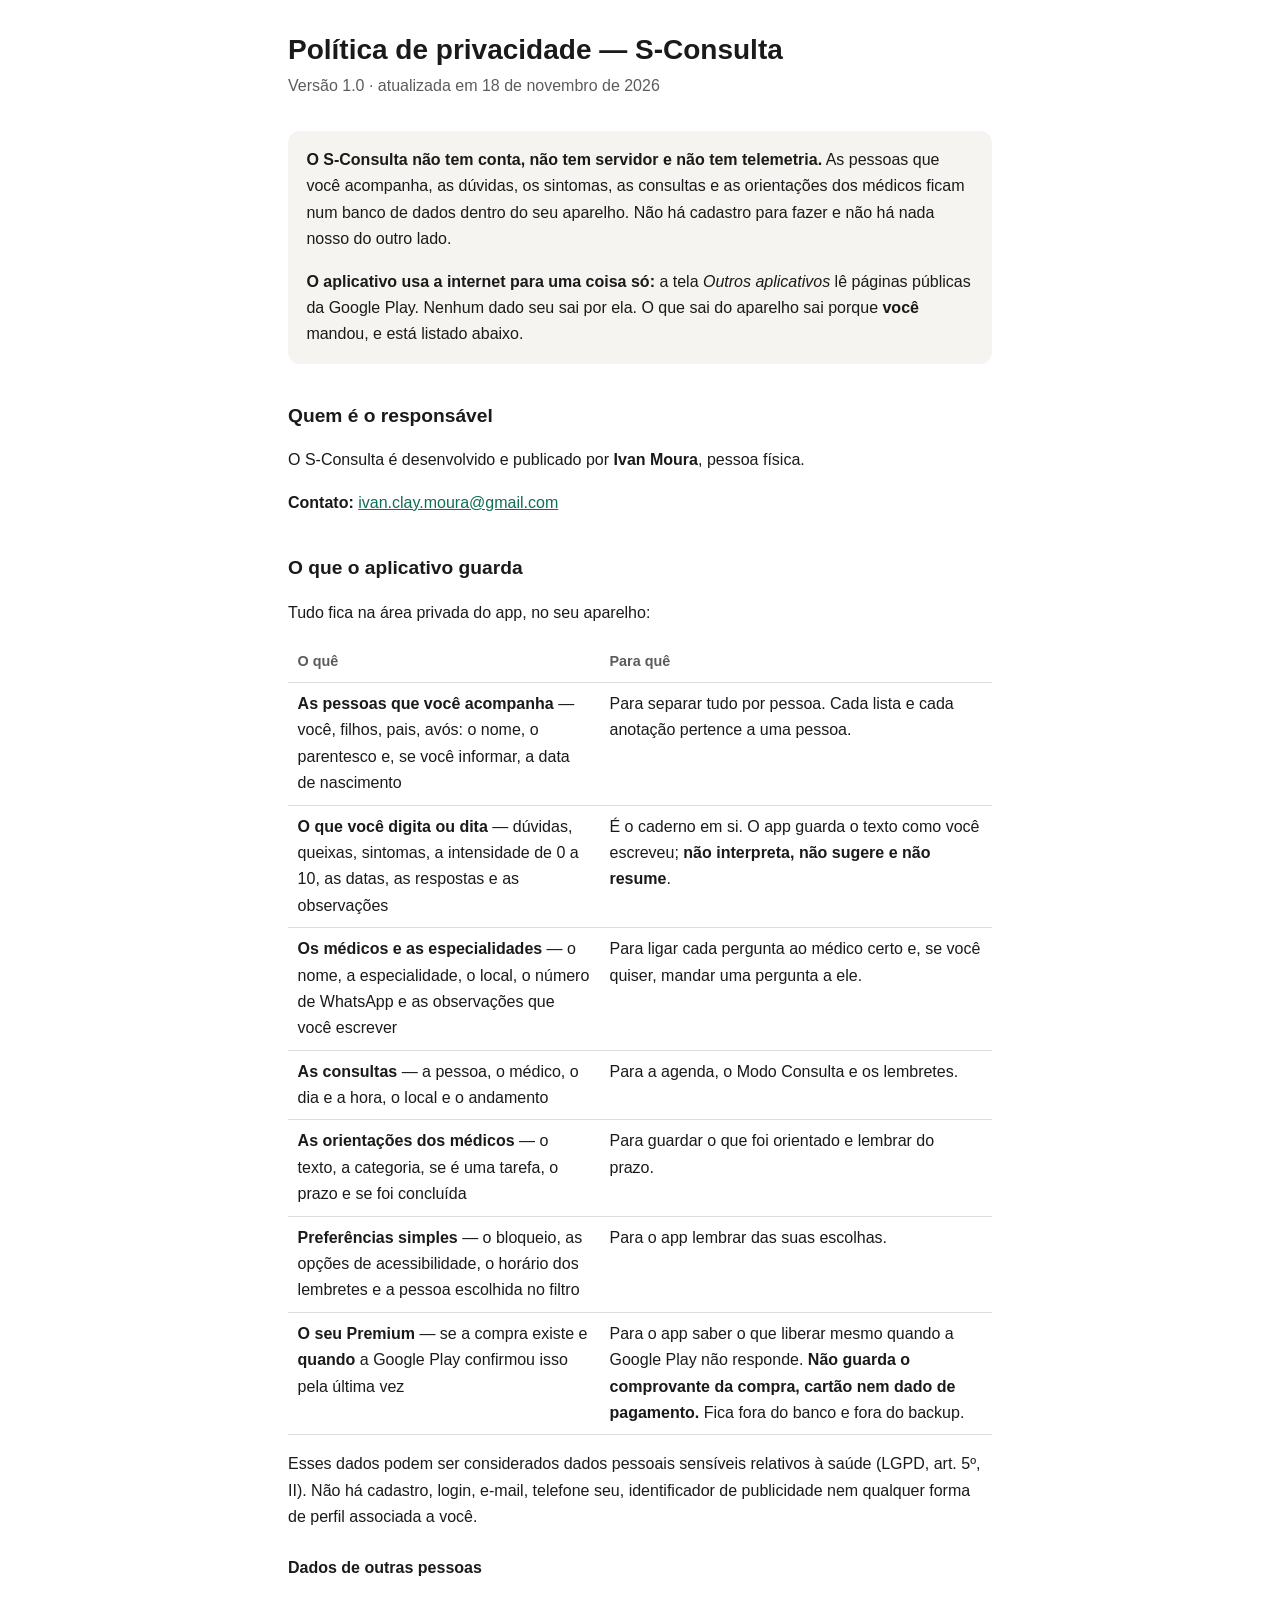
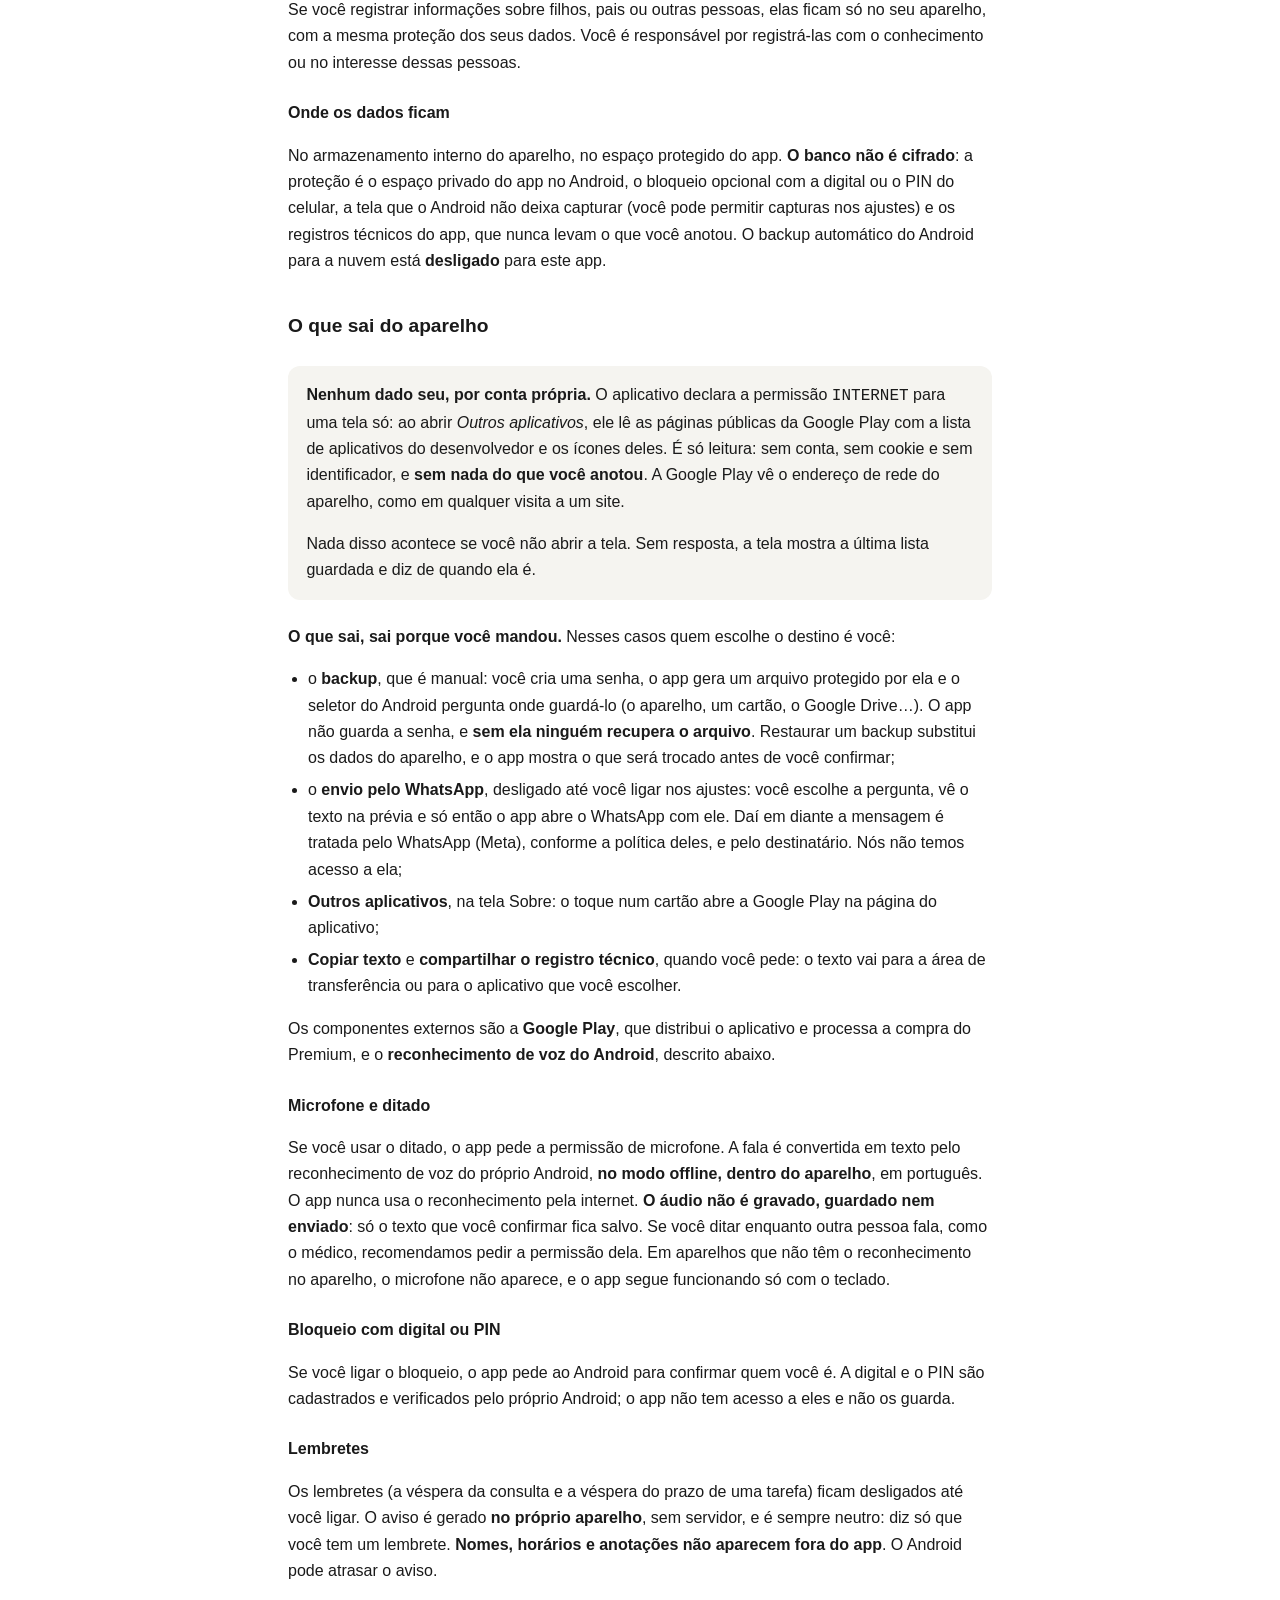
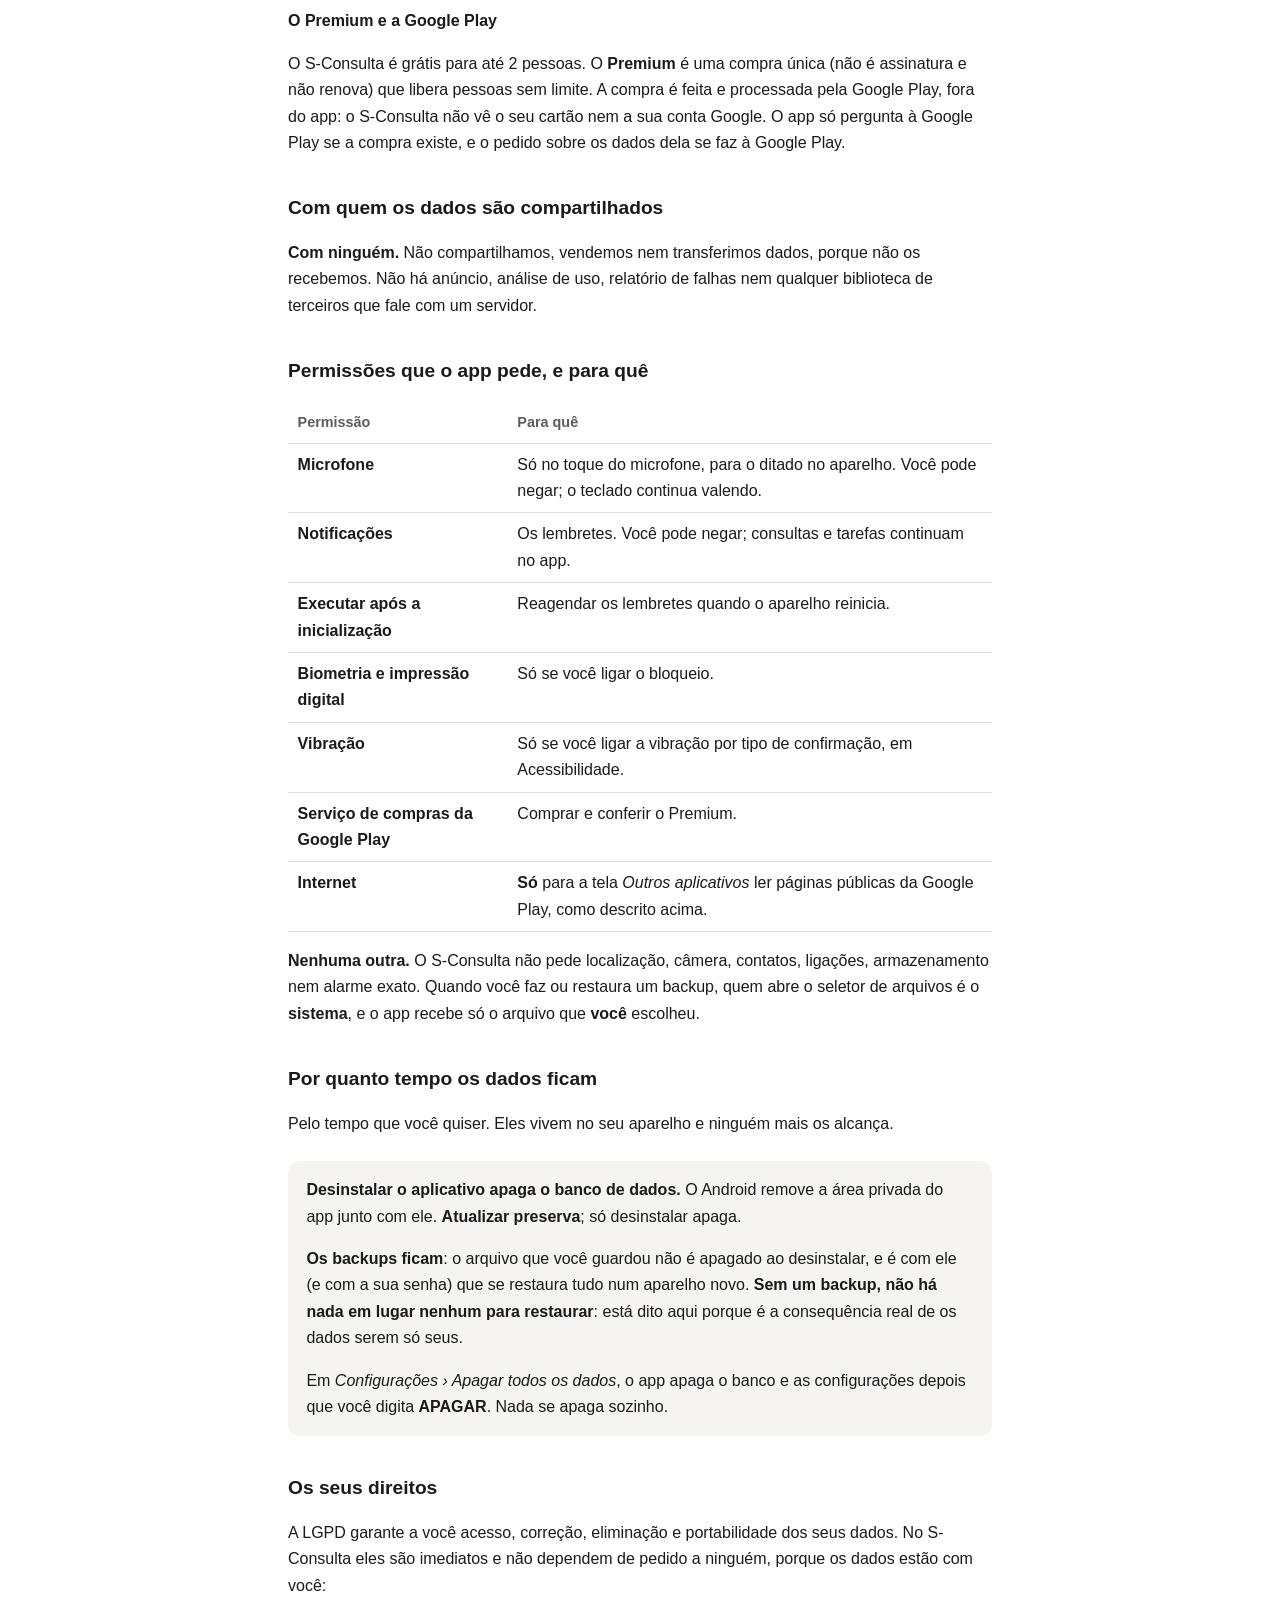
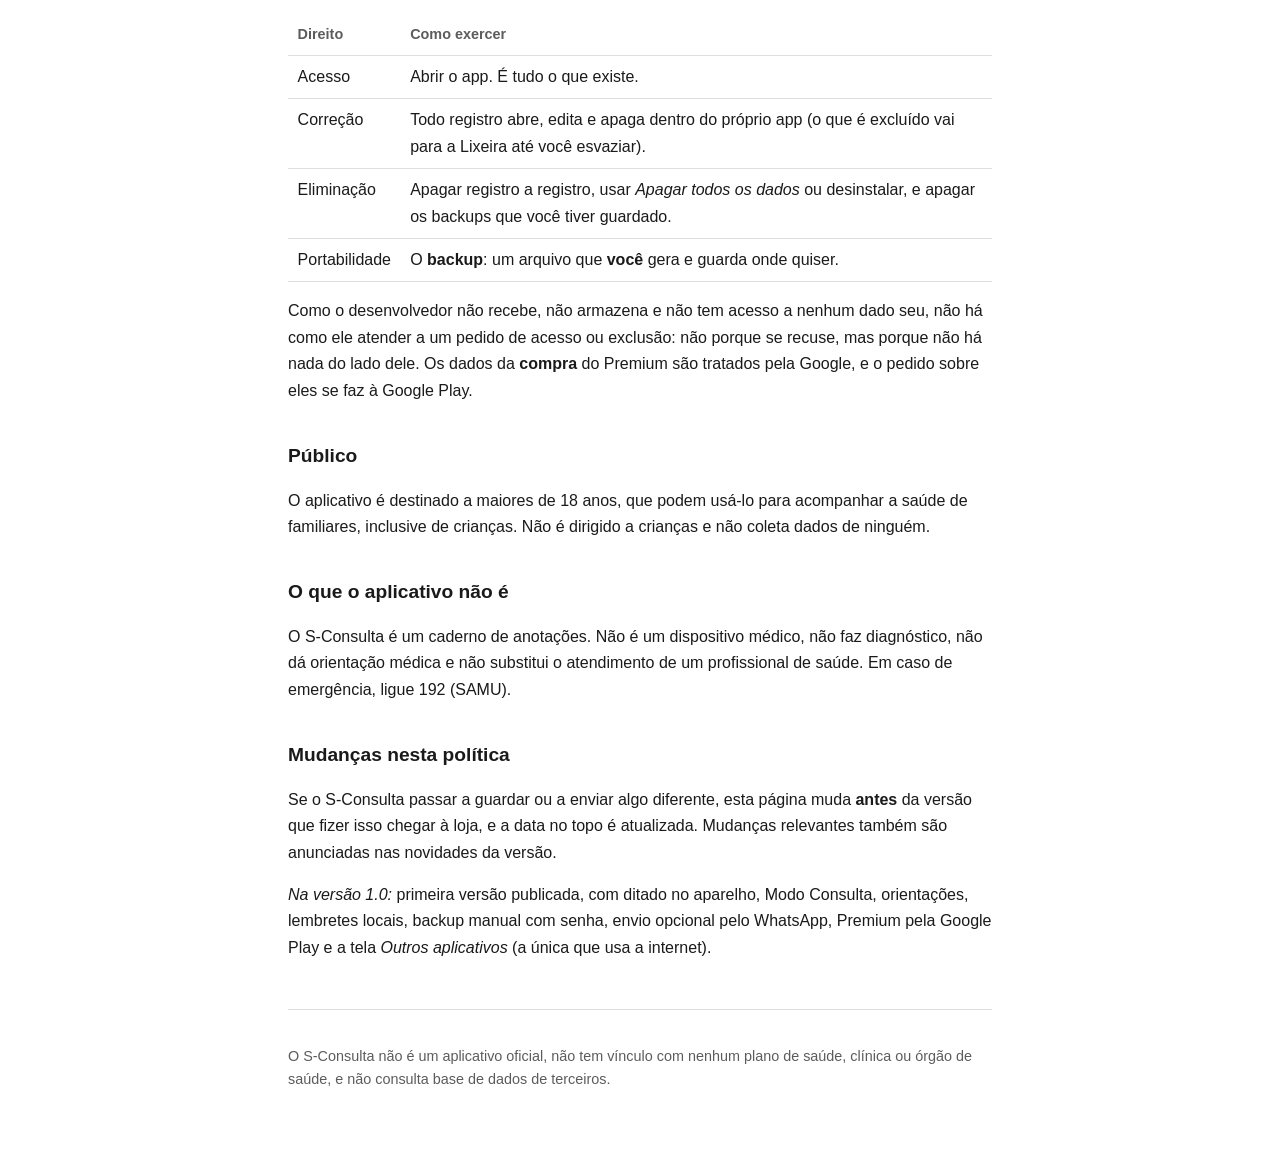
<file: sconsulta/index.html>
<!doctype html>
<html lang="pt-BR">
<head>
<meta charset="utf-8">
<meta name="viewport" content="width=device-width, initial-scale=1">
<title>Política de privacidade — S-Consulta</title>
<meta name="description" content="Política de privacidade do aplicativo S-Consulta. Sem conta e sem servidor: as anotações de saúde da sua família ficam no seu aparelho.">
<link rel="stylesheet" href="../estilo.css">
</head>
<body>
<main>

  <h1>Política de privacidade — S-Consulta</h1>
  <p class="subtitulo">Versão 1.0 · atualizada em 18 de novembro de 2026</p>

  <div class="destaque">
    <p><strong>O S-Consulta não tem conta, não tem servidor e não tem telemetria.</strong> As pessoas
    que você acompanha, as dúvidas, os sintomas, as consultas e as orientações dos médicos ficam num
    banco de dados dentro do seu aparelho. Não há cadastro para fazer e não há nada nosso do outro
    lado.</p>
    <p><strong>O aplicativo usa a internet para uma coisa só:</strong> a tela <em>Outros
    aplicativos</em> lê páginas públicas da Google Play. Nenhum dado seu sai por ela. O que sai do
    aparelho sai porque <strong>você</strong> mandou, e está listado abaixo.</p>
  </div>

  <h2>Quem é o responsável</h2>

  <p>O S-Consulta é desenvolvido e publicado por <strong>Ivan Moura</strong>, pessoa física.</p>

  <p><strong>Contato:</strong>
  <a href="mailto:ivan.clay.moura@gmail.com">ivan.clay.moura@gmail.com</a></p>

  <h2>O que o aplicativo guarda</h2>

  <p>Tudo fica na área privada do app, no seu aparelho:</p>

  <table>
    <tr><th>O quê</th><th>Para quê</th></tr>
    <tr>
      <td><strong>As pessoas que você acompanha</strong> — você, filhos, pais, avós: o nome, o
      parentesco e, se você informar, a data de nascimento</td>
      <td>Para separar tudo por pessoa. Cada lista e cada anotação pertence a uma pessoa.</td>
    </tr>
    <tr>
      <td><strong>O que você digita ou dita</strong> — dúvidas, queixas, sintomas, a intensidade de 0 a
      10, as datas, as respostas e as observações</td>
      <td>É o caderno em si. O app guarda o texto como você escreveu; <strong>não interpreta, não
      sugere e não resume</strong>.</td>
    </tr>
    <tr>
      <td><strong>Os médicos e as especialidades</strong> — o nome, a especialidade, o local, o número
      de WhatsApp e as observações que você escrever</td>
      <td>Para ligar cada pergunta ao médico certo e, se você quiser, mandar uma pergunta a ele.</td>
    </tr>
    <tr>
      <td><strong>As consultas</strong> — a pessoa, o médico, o dia e a hora, o local e o andamento</td>
      <td>Para a agenda, o Modo Consulta e os lembretes.</td>
    </tr>
    <tr>
      <td><strong>As orientações dos médicos</strong> — o texto, a categoria, se é uma tarefa, o prazo
      e se foi concluída</td>
      <td>Para guardar o que foi orientado e lembrar do prazo.</td>
    </tr>
    <tr>
      <td><strong>Preferências simples</strong> — o bloqueio, as opções de acessibilidade, o horário
      dos lembretes e a pessoa escolhida no filtro</td>
      <td>Para o app lembrar das suas escolhas.</td>
    </tr>
    <tr>
      <td><strong>O seu Premium</strong> — se a compra existe e <strong>quando</strong> a Google Play
      confirmou isso pela última vez</td>
      <td>Para o app saber o que liberar mesmo quando a Google Play não responde.
      <strong>Não guarda o comprovante da compra, cartão nem dado de pagamento.</strong> Fica fora do
      banco e fora do backup.</td>
    </tr>
  </table>

  <p>Esses dados podem ser considerados dados pessoais sensíveis relativos à saúde (LGPD, art. 5º,
  II). Não há cadastro, login, e-mail, telefone seu, identificador de publicidade nem qualquer forma
  de perfil associada a você.</p>

  <h3>Dados de outras pessoas</h3>

  <p>Se você registrar informações sobre filhos, pais ou outras pessoas, elas ficam só no seu
  aparelho, com a mesma proteção dos seus dados. Você é responsável por registrá-las com o
  conhecimento ou no interesse dessas pessoas.</p>

  <h3>Onde os dados ficam</h3>

  <p>No armazenamento interno do aparelho, no espaço protegido do app. <strong>O banco não é
  cifrado</strong>: a proteção é o espaço privado do app no Android, o bloqueio opcional com a
  digital ou o PIN do celular, a tela que o Android não deixa capturar (você pode permitir capturas nos
  ajustes) e os registros técnicos do app, que nunca levam o que você anotou. O backup automático do
  Android para a nuvem está <strong>desligado</strong> para este app.</p>

  <h2>O que sai do aparelho</h2>

  <div class="destaque">
    <p><strong>Nenhum dado seu, por conta própria.</strong> O aplicativo declara a permissão
    <code>INTERNET</code> para uma tela só: ao abrir <em>Outros aplicativos</em>, ele lê as páginas
    públicas da Google Play com a lista de aplicativos do desenvolvedor e os ícones deles. É só
    leitura: sem conta, sem cookie e sem identificador, e <strong>sem nada do que você anotou</strong>.
    A Google Play vê o endereço de rede do aparelho, como em qualquer visita a um site.</p>
    <p>Nada disso acontece se você não abrir a tela. Sem resposta, a tela mostra a última lista
    guardada e diz de quando ela é.</p>
  </div>

  <p><strong>O que sai, sai porque você mandou.</strong> Nesses casos quem escolhe o destino é você:</p>

  <ul>
    <li>o <strong>backup</strong>, que é manual: você cria uma senha, o app gera um arquivo protegido
    por ela e o seletor do Android pergunta onde guardá-lo (o aparelho, um cartão, o Google Drive…).
    O app não guarda a senha, e <strong>sem ela ninguém recupera o arquivo</strong>. Restaurar um
    backup substitui os dados do aparelho, e o app mostra o que será trocado antes de você
    confirmar;</li>
    <li>o <strong>envio pelo WhatsApp</strong>, desligado até você ligar nos ajustes: você escolhe a
    pergunta, vê o texto na prévia e só então o app abre o WhatsApp com ele. Daí em diante a mensagem é
    tratada pelo WhatsApp (Meta), conforme a política deles, e pelo destinatário. Nós não temos acesso
    a ela;</li>
    <li><strong>Outros aplicativos</strong>, na tela Sobre: o toque num cartão abre a Google Play na
    página do aplicativo;</li>
    <li><strong>Copiar texto</strong> e <strong>compartilhar o registro técnico</strong>, quando você
    pede: o texto vai para a área de transferência ou para o aplicativo que você escolher.</li>
  </ul>

  <p>Os componentes externos são a <strong>Google Play</strong>, que distribui o aplicativo e
  processa a compra do Premium, e o <strong>reconhecimento de voz do Android</strong>, descrito
  abaixo.</p>

  <h3>Microfone e ditado</h3>

  <p>Se você usar o ditado, o app pede a permissão de microfone. A fala é convertida em texto pelo
  reconhecimento de voz do próprio Android, <strong>no modo offline, dentro do aparelho</strong>, em
  português. O app nunca usa o reconhecimento pela internet. <strong>O áudio não é gravado, guardado
  nem enviado</strong>: só o texto que você confirmar fica salvo. Se você ditar enquanto outra pessoa
  fala, como o médico, recomendamos pedir a permissão dela. Em aparelhos que não têm o reconhecimento
  no aparelho, o microfone não aparece, e o app segue funcionando só com o teclado.</p>

  <h3>Bloqueio com digital ou PIN</h3>

  <p>Se você ligar o bloqueio, o app pede ao Android para confirmar quem você é. A digital e o PIN são
  cadastrados e verificados pelo próprio Android; o app não tem acesso a eles e não os guarda.</p>

  <h3>Lembretes</h3>

  <p>Os lembretes (a véspera da consulta e a véspera do prazo de uma tarefa) ficam desligados até você
  ligar. O aviso é gerado <strong>no próprio aparelho</strong>, sem servidor, e é sempre neutro: diz só
  que você tem um lembrete. <strong>Nomes, horários e anotações não aparecem fora do app</strong>. O
  Android pode atrasar o aviso.</p>

  <h3>O Premium e a Google Play</h3>

  <p>O S-Consulta é grátis para até 2 pessoas. O <strong>Premium</strong> é uma compra única (não é
  assinatura e não renova) que libera pessoas sem limite. A compra é feita e processada pela Google
  Play, fora do app: o S-Consulta não vê o seu cartão nem a sua conta Google. O app só pergunta à
  Google Play se a compra existe, e o pedido sobre os dados dela se faz à Google Play.</p>

  <h2>Com quem os dados são compartilhados</h2>

  <p><strong>Com ninguém.</strong> Não compartilhamos, vendemos nem transferimos dados, porque não os
  recebemos. Não há anúncio, análise de uso, relatório de falhas nem qualquer biblioteca de terceiros
  que fale com um servidor.</p>

  <h2>Permissões que o app pede, e para quê</h2>

  <table>
    <tr><th>Permissão</th><th>Para quê</th></tr>
    <tr><td><strong>Microfone</strong></td><td>Só no toque do microfone, para o ditado no aparelho. Você
    pode negar; o teclado continua valendo.</td></tr>
    <tr><td><strong>Notificações</strong></td><td>Os lembretes. Você pode negar; consultas e tarefas
    continuam no app.</td></tr>
    <tr><td><strong>Executar após a inicialização</strong></td><td>Reagendar os lembretes quando o
    aparelho reinicia.</td></tr>
    <tr><td><strong>Biometria e impressão digital</strong></td><td>Só se você ligar o bloqueio.</td></tr>
    <tr><td><strong>Vibração</strong></td><td>Só se você ligar a vibração por tipo de confirmação, em
    Acessibilidade.</td></tr>
    <tr><td><strong>Serviço de compras da Google Play</strong></td><td>Comprar e conferir o Premium.</td></tr>
    <tr><td><strong>Internet</strong></td><td><strong>Só</strong> para a tela <em>Outros
    aplicativos</em> ler páginas públicas da Google Play, como descrito acima.</td></tr>
  </table>

  <p><strong>Nenhuma outra.</strong> O S-Consulta não pede localização, câmera, contatos, ligações,
  armazenamento nem alarme exato. Quando você faz ou restaura um backup, quem abre o seletor de
  arquivos é o <strong>sistema</strong>, e o app recebe só o arquivo que <strong>você</strong>
  escolheu.</p>

  <h2>Por quanto tempo os dados ficam</h2>

  <p>Pelo tempo que você quiser. Eles vivem no seu aparelho e ninguém mais os alcança.</p>

  <div class="destaque">
    <p><strong>Desinstalar o aplicativo apaga o banco de dados.</strong> O Android remove a área
    privada do app junto com ele. <strong>Atualizar preserva</strong>; só desinstalar apaga.</p>
    <p><strong>Os backups ficam</strong>: o arquivo que você guardou não é apagado ao desinstalar, e é
    com ele (e com a sua senha) que se restaura tudo num aparelho novo. <strong>Sem um backup, não há
    nada em lugar nenhum para restaurar</strong>: está dito aqui porque é a consequência real de os
    dados serem só seus.</p>
    <p>Em <em>Configurações › Apagar todos os dados</em>, o app apaga o banco e as configurações depois
    que você digita <strong>APAGAR</strong>. Nada se apaga sozinho.</p>
  </div>

  <h2>Os seus direitos</h2>

  <p>A LGPD garante a você acesso, correção, eliminação e portabilidade dos seus dados. No S-Consulta
  eles são imediatos e não dependem de pedido a ninguém, porque os dados estão com você:</p>

  <table>
    <tr><th>Direito</th><th>Como exercer</th></tr>
    <tr><td>Acesso</td><td>Abrir o app. É tudo o que existe.</td></tr>
    <tr><td>Correção</td><td>Todo registro abre, edita e apaga dentro do próprio app (o que é excluído
    vai para a Lixeira até você esvaziar).</td></tr>
    <tr><td>Eliminação</td><td>Apagar registro a registro, usar <em>Apagar todos os dados</em> ou
    desinstalar, e apagar os backups que você tiver guardado.</td></tr>
    <tr><td>Portabilidade</td><td>O <strong>backup</strong>: um arquivo que <strong>você</strong> gera
    e guarda onde quiser.</td></tr>
  </table>

  <p>Como o desenvolvedor não recebe, não armazena e não tem acesso a nenhum dado seu, não há como ele
  atender a um pedido de acesso ou exclusão: não porque se recuse, mas porque não há nada do lado dele.
  Os dados da <strong>compra</strong> do Premium são tratados pela Google, e o pedido sobre eles se faz
  à Google Play.</p>

  <h2>Público</h2>

  <p>O aplicativo é destinado a maiores de 18 anos, que podem usá-lo para acompanhar a saúde de
  familiares, inclusive de crianças. Não é dirigido a crianças e não coleta dados de ninguém.</p>

  <h2>O que o aplicativo não é</h2>

  <p>O S-Consulta é um caderno de anotações. Não é um dispositivo médico, não faz diagnóstico, não dá
  orientação médica e não substitui o atendimento de um profissional de saúde. Em caso de emergência,
  ligue 192 (SAMU).</p>

  <h2>Mudanças nesta política</h2>

  <p>Se o S-Consulta passar a guardar ou a enviar algo diferente, esta página muda <strong>antes</strong>
  da versão que fizer isso chegar à loja, e a data no topo é atualizada. Mudanças relevantes também
  são anunciadas nas novidades da versão.</p>

  <p><em>Na versão 1.0:</em> primeira versão publicada, com ditado no aparelho, Modo Consulta,
  orientações, lembretes locais, backup manual com senha, envio opcional pelo WhatsApp, Premium pela
  Google Play e a tela <em>Outros aplicativos</em> (a única que usa a internet).</p>

  <footer>
    <p>O S-Consulta não é um aplicativo oficial, não tem vínculo com nenhum plano de saúde, clínica ou
    órgão de saúde, e não consulta base de dados de terceiros.</p>
  </footer>

</main>
</body>
</html>
</file>
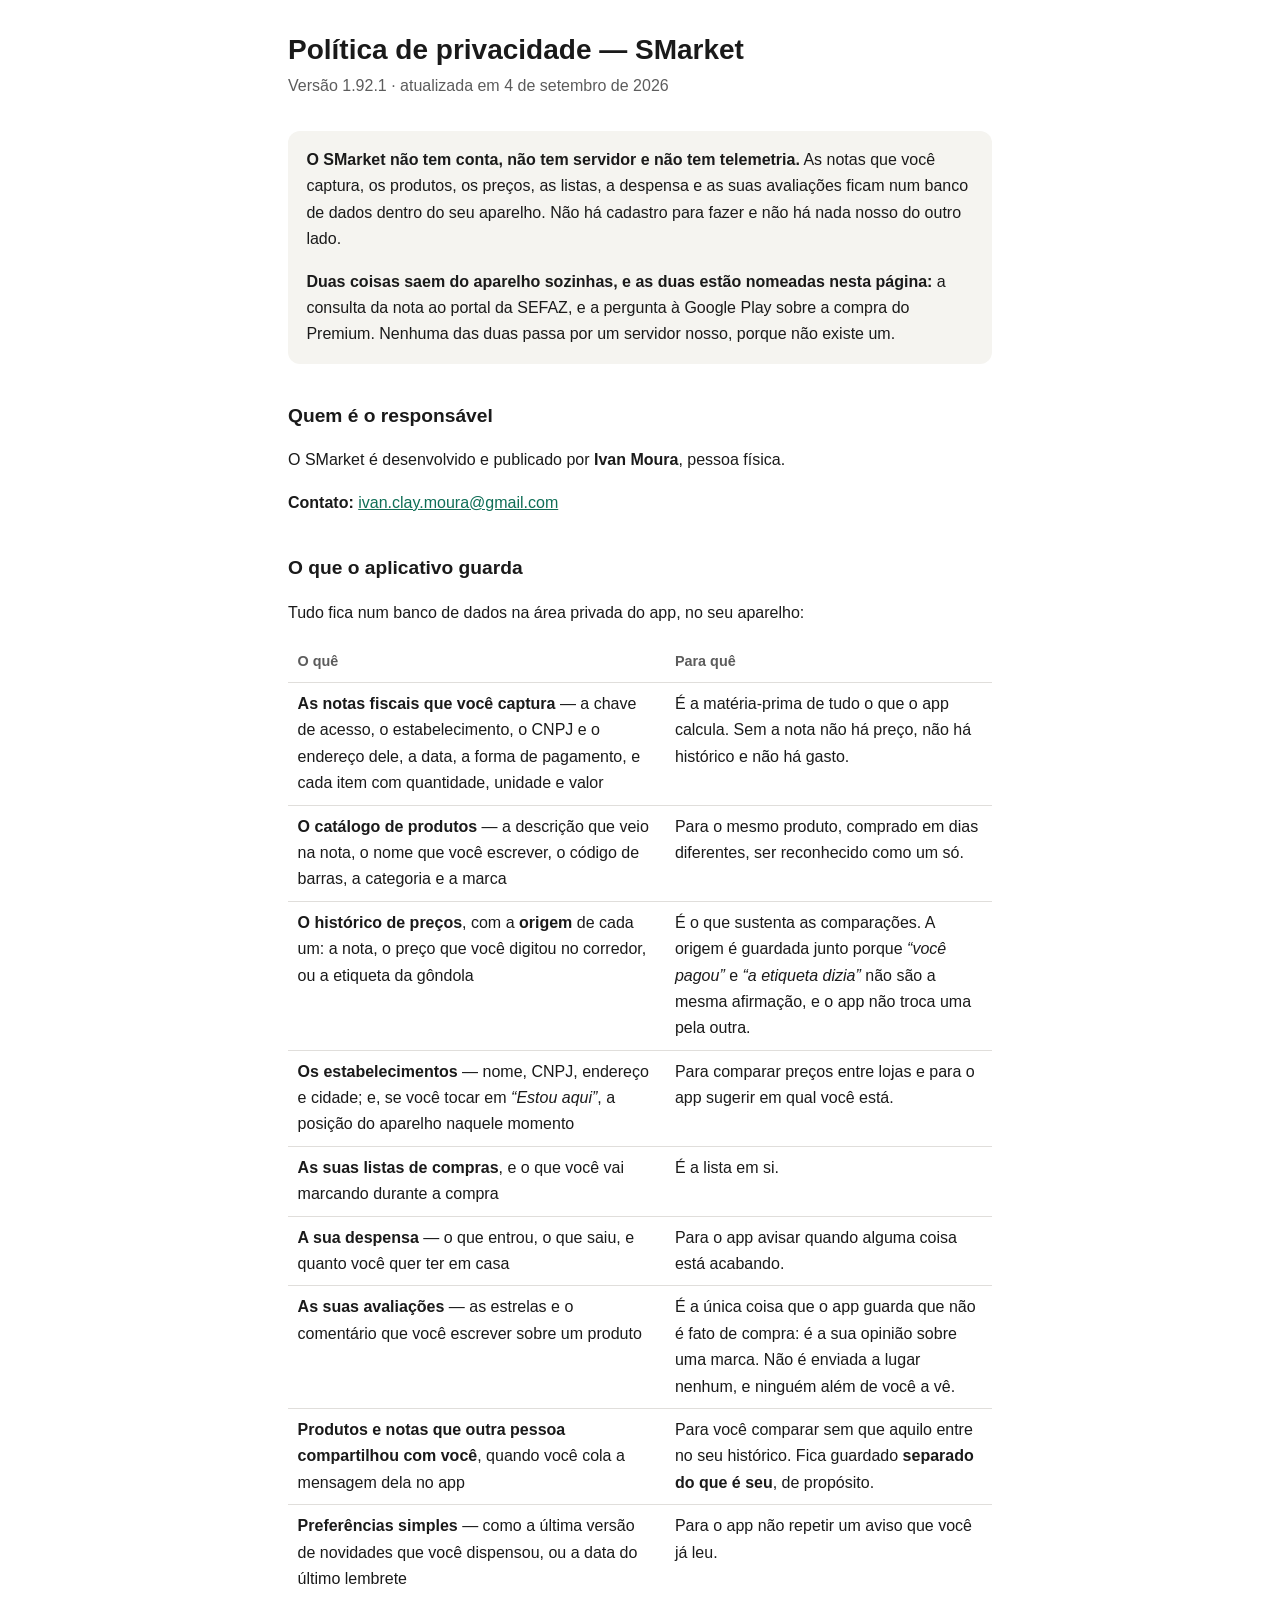
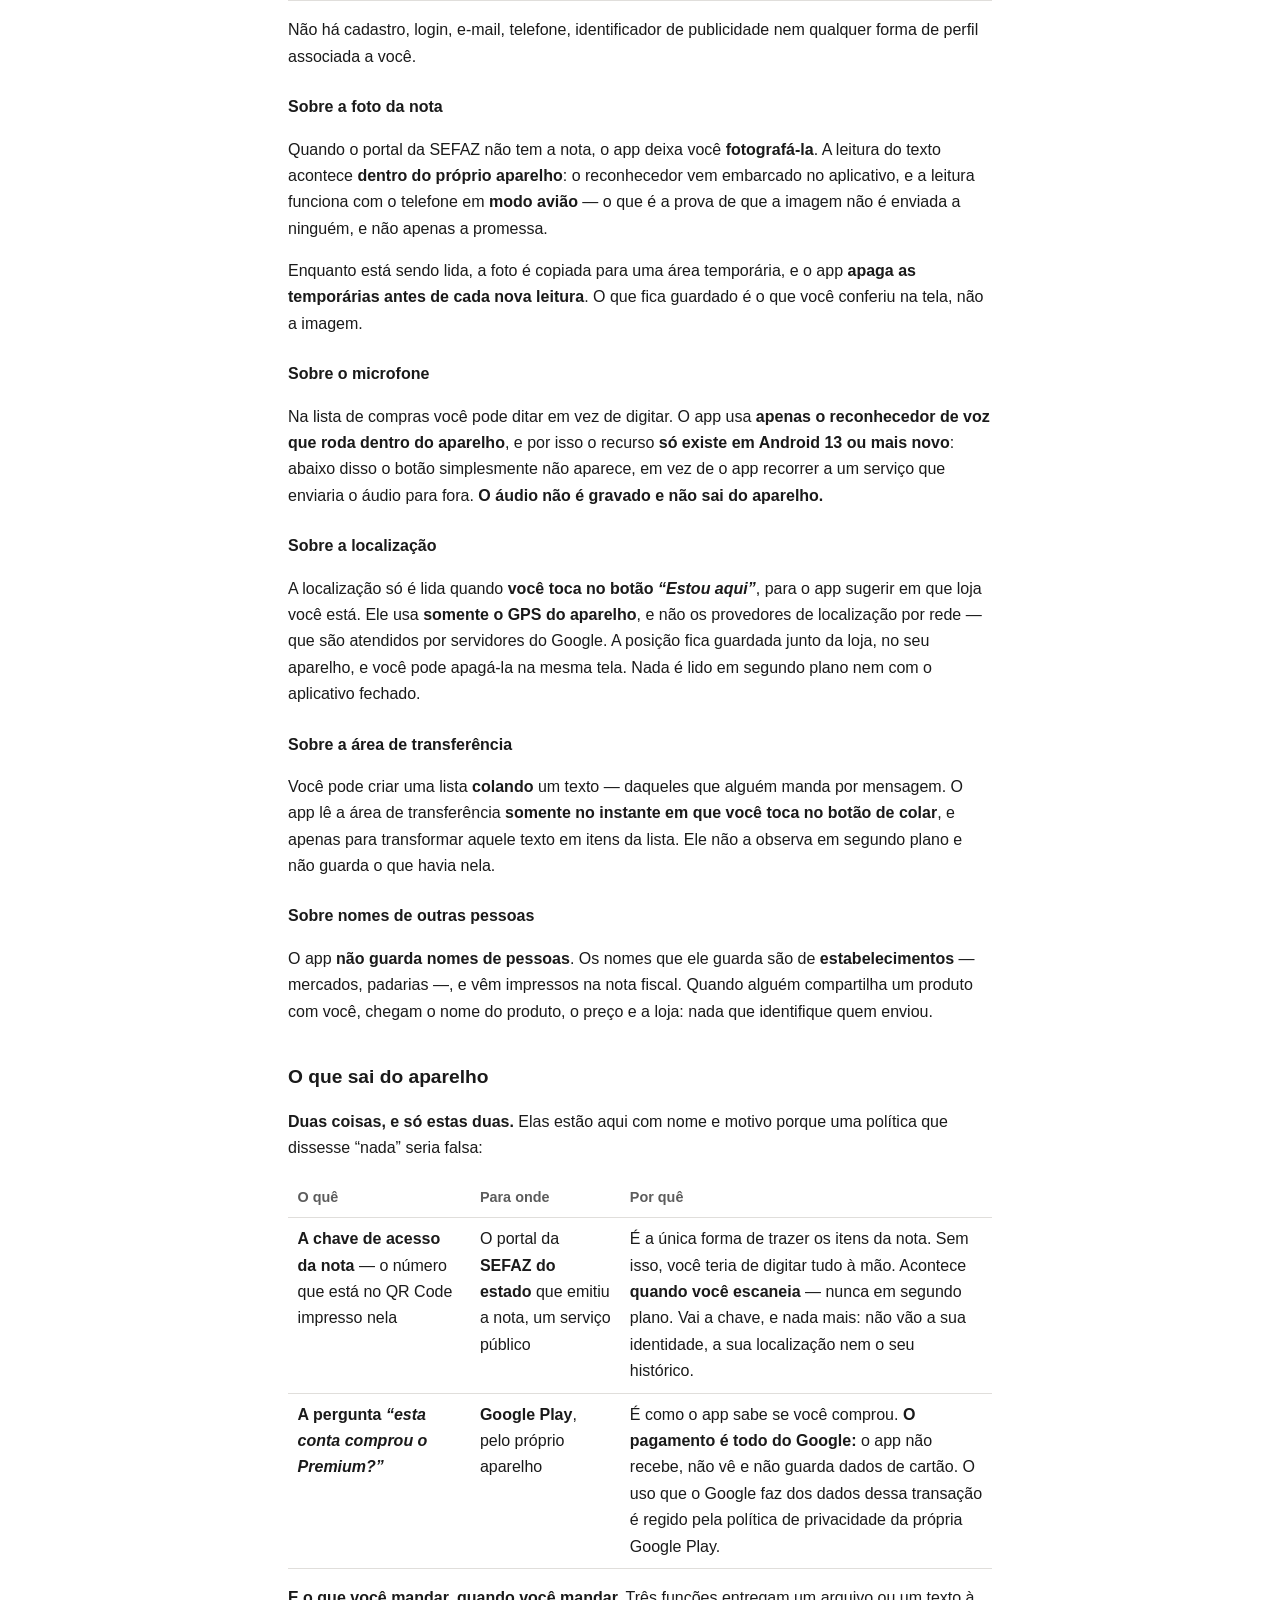
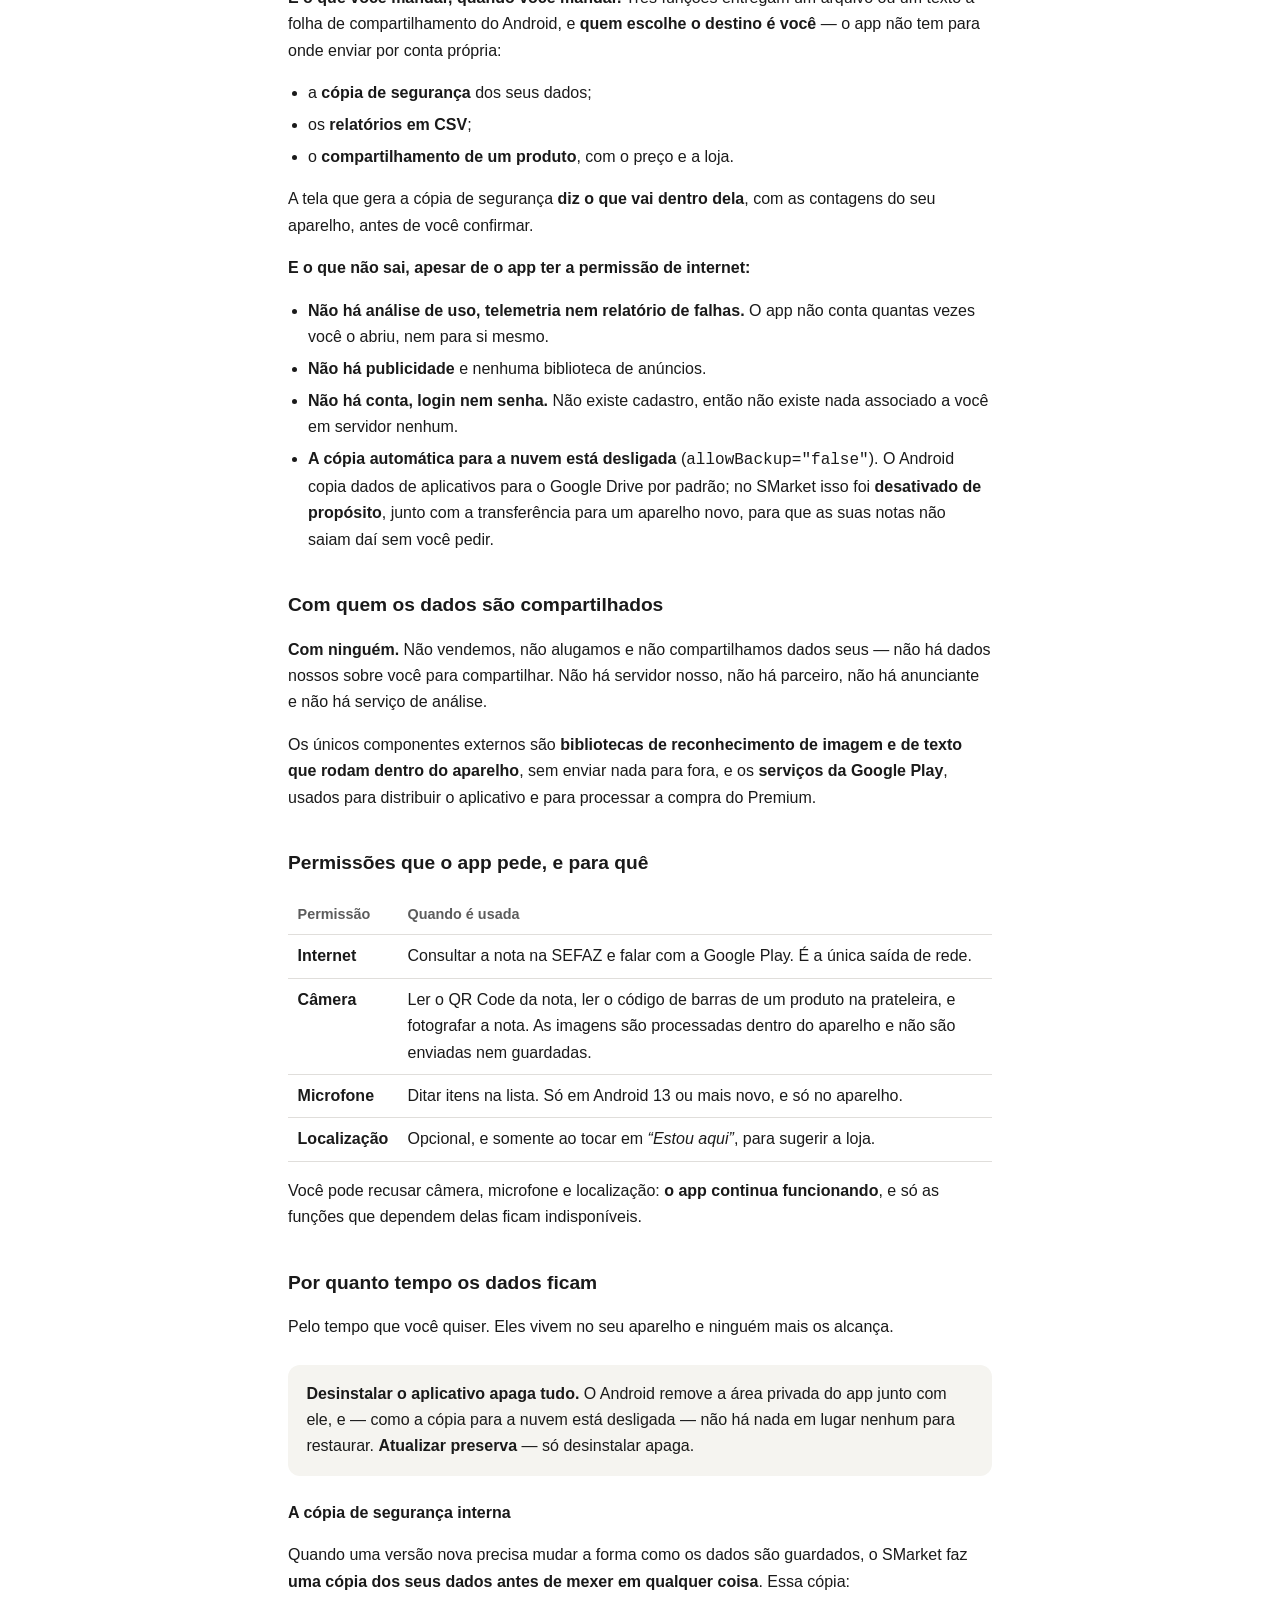
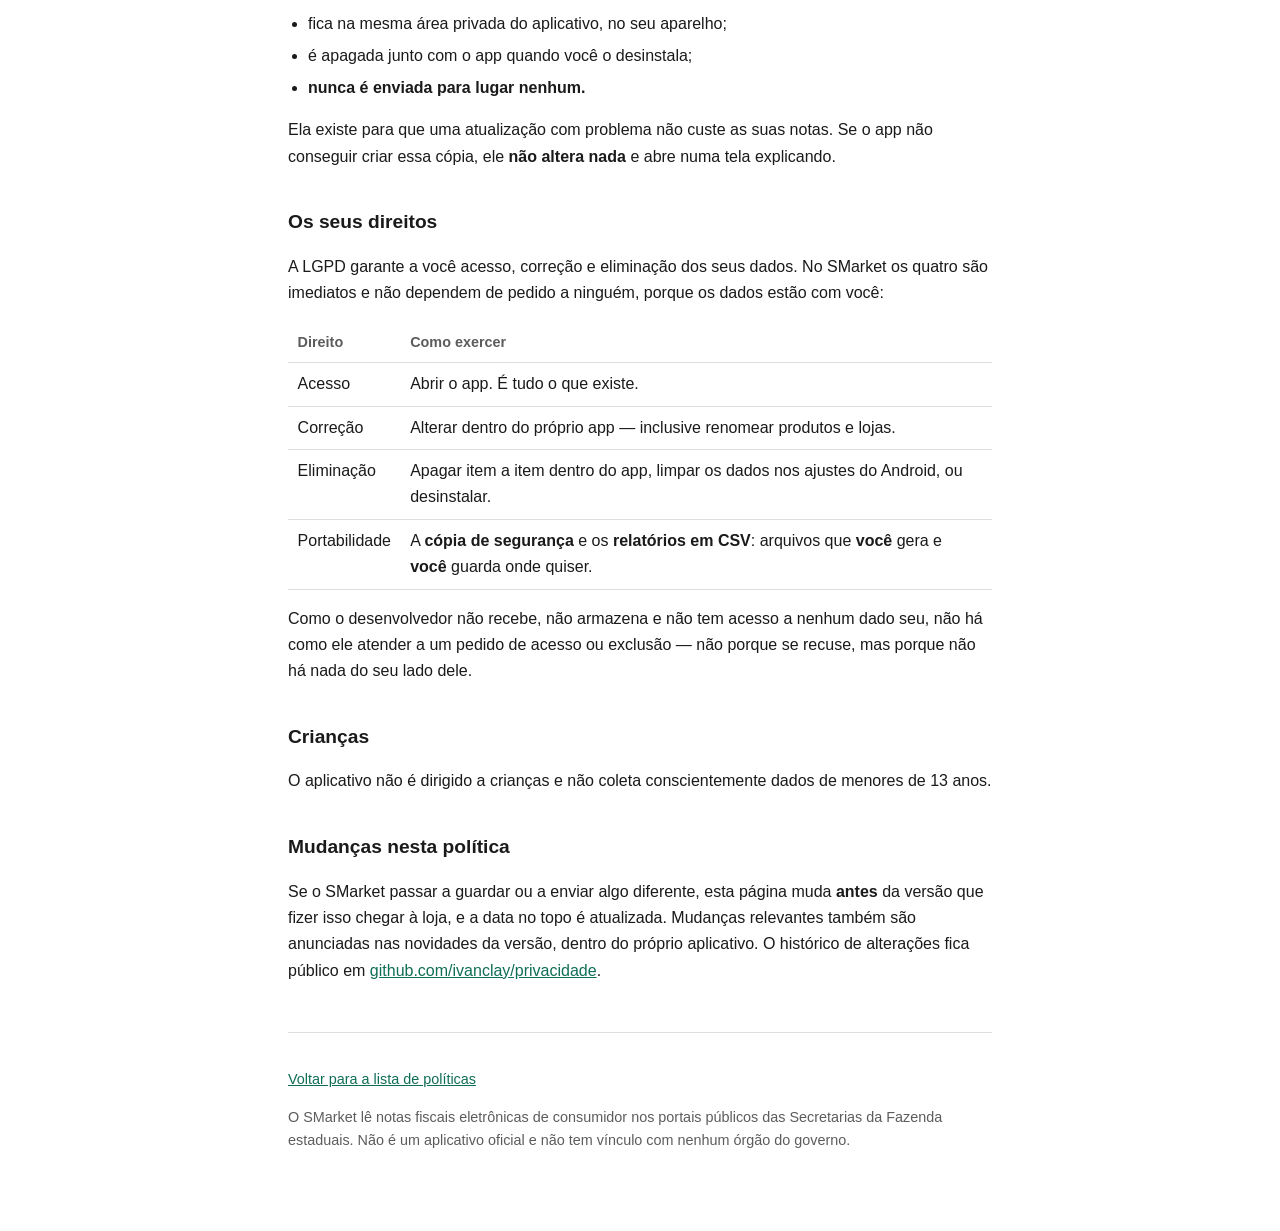
<file: smarket/index.html>
<!doctype html>
<html lang="pt-BR">
<head>
<meta charset="utf-8">
<meta name="viewport" content="width=device-width, initial-scale=1">
<title>Política de privacidade — SMarket</title>
<meta name="description" content="Política de privacidade do aplicativo SMarket. Sem conta, sem servidor e sem telemetria: o que você compra fica no seu aparelho.">
<link rel="stylesheet" href="../estilo.css">
</head>
<body>
<main>

  <h1>Política de privacidade — SMarket</h1>
  <p class="subtitulo">Versão 1.92.1 · atualizada em 4 de setembro de 2026</p>

  <div class="destaque">
    <p><strong>O SMarket não tem conta, não tem servidor e não tem telemetria.</strong> As notas que
    você captura, os produtos, os preços, as listas, a despensa e as suas avaliações ficam num banco
    de dados dentro do seu aparelho. Não há cadastro para fazer e não há nada nosso do outro lado.</p>
    <p><strong>Duas coisas saem do aparelho sozinhas, e as duas estão nomeadas nesta página:</strong>
    a consulta da nota ao portal da SEFAZ, e a pergunta à Google Play sobre a compra do Premium.
    Nenhuma das duas passa por um servidor nosso, porque não existe um.</p>
  </div>

  <h2>Quem é o responsável</h2>

  <p>O SMarket é desenvolvido e publicado por <strong>Ivan Moura</strong>, pessoa física.</p>

  <p><strong>Contato:</strong>
  <a href="mailto:ivan.clay.moura@gmail.com">ivan.clay.moura@gmail.com</a></p>

  <h2>O que o aplicativo guarda</h2>

  <p>Tudo fica num banco de dados na área privada do app, no seu aparelho:</p>

  <table>
    <tr><th>O quê</th><th>Para quê</th></tr>
    <tr>
      <td><strong>As notas fiscais que você captura</strong> — a chave de acesso, o estabelecimento,
      o CNPJ e o endereço dele, a data, a forma de pagamento, e cada item com quantidade, unidade e
      valor</td>
      <td>É a matéria-prima de tudo o que o app calcula. Sem a nota não há preço, não há histórico e
      não há gasto.</td>
    </tr>
    <tr>
      <td><strong>O catálogo de produtos</strong> — a descrição que veio na nota, o nome que você
      escrever, o código de barras, a categoria e a marca</td>
      <td>Para o mesmo produto, comprado em dias diferentes, ser reconhecido como um só.</td>
    </tr>
    <tr>
      <td><strong>O histórico de preços</strong>, com a <strong>origem</strong> de cada um: a nota, o
      preço que você digitou no corredor, ou a etiqueta da gôndola</td>
      <td>É o que sustenta as comparações. A origem é guardada junto porque <em>“você pagou”</em> e
      <em>“a etiqueta dizia”</em> não são a mesma afirmação, e o app não troca uma pela outra.</td>
    </tr>
    <tr>
      <td><strong>Os estabelecimentos</strong> — nome, CNPJ, endereço e cidade; e, se você tocar em
      <em>“Estou aqui”</em>, a posição do aparelho naquele momento</td>
      <td>Para comparar preços entre lojas e para o app sugerir em qual você está.</td>
    </tr>
    <tr>
      <td><strong>As suas listas de compras</strong>, e o que você vai marcando durante a compra</td>
      <td>É a lista em si.</td>
    </tr>
    <tr>
      <td><strong>A sua despensa</strong> — o que entrou, o que saiu, e quanto você quer ter em casa</td>
      <td>Para o app avisar quando alguma coisa está acabando.</td>
    </tr>
    <tr>
      <td><strong>As suas avaliações</strong> — as estrelas e o comentário que você escrever sobre um
      produto</td>
      <td>É a única coisa que o app guarda que não é fato de compra: é a sua opinião sobre uma marca.
      Não é enviada a lugar nenhum, e ninguém além de você a vê.</td>
    </tr>
    <tr>
      <td><strong>Produtos e notas que outra pessoa compartilhou com você</strong>, quando você cola
      a mensagem dela no app</td>
      <td>Para você comparar sem que aquilo entre no seu histórico. Fica guardado <strong>separado do
      que é seu</strong>, de propósito.</td>
    </tr>
    <tr>
      <td><strong>Preferências simples</strong> — como a última versão de novidades que você
      dispensou, ou a data do último lembrete</td>
      <td>Para o app não repetir um aviso que você já leu.</td>
    </tr>
  </table>

  <p>Não há cadastro, login, e-mail, telefone, identificador de publicidade nem qualquer forma de
  perfil associada a você.</p>

  <h3>Sobre a foto da nota</h3>

  <p>Quando o portal da SEFAZ não tem a nota, o app deixa você <strong>fotografá-la</strong>. A
  leitura do texto acontece <strong>dentro do próprio aparelho</strong>: o reconhecedor vem embarcado
  no aplicativo, e a leitura funciona com o telefone em <strong>modo avião</strong> — o que é a prova
  de que a imagem não é enviada a ninguém, e não apenas a promessa.</p>

  <p>Enquanto está sendo lida, a foto é copiada para uma área temporária, e o app <strong>apaga as
  temporárias antes de cada nova leitura</strong>. O que fica guardado é o que você conferiu na tela,
  não a imagem.</p>

  <h3>Sobre o microfone</h3>

  <p>Na lista de compras você pode ditar em vez de digitar. O app usa <strong>apenas o reconhecedor
  de voz que roda dentro do aparelho</strong>, e por isso o recurso <strong>só existe em Android 13
  ou mais novo</strong>: abaixo disso o botão simplesmente não aparece, em vez de o app recorrer a um
  serviço que enviaria o áudio para fora. <strong>O áudio não é gravado e não sai do aparelho.</strong></p>

  <h3>Sobre a localização</h3>

  <p>A localização só é lida quando <strong>você toca no botão <em>“Estou aqui”</em></strong>, para o
  app sugerir em que loja você está. Ele usa <strong>somente o GPS do aparelho</strong>, e não os
  provedores de localização por rede — que são atendidos por servidores do Google. A posição fica
  guardada junto da loja, no seu aparelho, e você pode apagá-la na mesma tela. Nada é lido em segundo
  plano nem com o aplicativo fechado.</p>

  <h3>Sobre a área de transferência</h3>

  <p>Você pode criar uma lista <strong>colando</strong> um texto — daqueles que alguém manda por
  mensagem. O app lê a área de transferência <strong>somente no instante em que você toca no botão de
  colar</strong>, e apenas para transformar aquele texto em itens da lista. Ele não a observa em
  segundo plano e não guarda o que havia nela.</p>

  <h3>Sobre nomes de outras pessoas</h3>

  <p>O app <strong>não guarda nomes de pessoas</strong>. Os nomes que ele guarda são de
  <strong>estabelecimentos</strong> — mercados, padarias —, e vêm impressos na nota fiscal. Quando
  alguém compartilha um produto com você, chegam o nome do produto, o preço e a loja: nada que
  identifique quem enviou.</p>

  <h2>O que sai do aparelho</h2>

  <p><strong>Duas coisas, e só estas duas.</strong> Elas estão aqui com nome e motivo porque uma
  política que dissesse “nada” seria falsa:</p>

  <table>
    <tr><th>O quê</th><th>Para onde</th><th>Por quê</th></tr>
    <tr>
      <td><strong>A chave de acesso da nota</strong> — o número que está no QR Code impresso nela</td>
      <td>O portal da <strong>SEFAZ do estado</strong> que emitiu a nota, um serviço público</td>
      <td>É a única forma de trazer os itens da nota. Sem isso, você teria de digitar tudo à mão.
      Acontece <strong>quando você escaneia</strong> — nunca em segundo plano. Vai a chave, e nada
      mais: não vão a sua identidade, a sua localização nem o seu histórico.</td>
    </tr>
    <tr>
      <td><strong>A pergunta <em>“esta conta comprou o Premium?”</em></strong></td>
      <td><strong>Google Play</strong>, pelo próprio aparelho</td>
      <td>É como o app sabe se você comprou. <strong>O pagamento é todo do Google:</strong> o app não
      recebe, não vê e não guarda dados de cartão. O uso que o Google faz dos dados dessa transação é
      regido pela política de privacidade da própria Google Play.</td>
    </tr>
  </table>

  <p><strong>E o que você mandar, quando você mandar.</strong> Três funções entregam um arquivo ou um
  texto à folha de compartilhamento do Android, e <strong>quem escolhe o destino é você</strong> — o
  app não tem para onde enviar por conta própria:</p>

  <ul>
    <li>a <strong>cópia de segurança</strong> dos seus dados;</li>
    <li>os <strong>relatórios em CSV</strong>;</li>
    <li>o <strong>compartilhamento de um produto</strong>, com o preço e a loja.</li>
  </ul>

  <p>A tela que gera a cópia de segurança <strong>diz o que vai dentro dela</strong>, com as contagens
  do seu aparelho, antes de você confirmar.</p>

  <p><strong>E o que não sai, apesar de o app ter a permissão de internet:</strong></p>

  <ul>
    <li><strong>Não há análise de uso, telemetria nem relatório de falhas.</strong> O app não conta
    quantas vezes você o abriu, nem para si mesmo.</li>
    <li><strong>Não há publicidade</strong> e nenhuma biblioteca de anúncios.</li>
    <li><strong>Não há conta, login nem senha.</strong> Não existe cadastro, então não existe nada
    associado a você em servidor nenhum.</li>
    <li><strong>A cópia automática para a nuvem está desligada</strong>
    (<code>allowBackup="false"</code>). O Android copia dados de aplicativos para o Google Drive por
    padrão; no SMarket isso foi <strong>desativado de propósito</strong>, junto com a transferência
    para um aparelho novo, para que as suas notas não saiam daí sem você pedir.</li>
  </ul>

  <h2>Com quem os dados são compartilhados</h2>

  <p><strong>Com ninguém.</strong> Não vendemos, não alugamos e não compartilhamos dados seus — não
  há dados nossos sobre você para compartilhar. Não há servidor nosso, não há parceiro, não há
  anunciante e não há serviço de análise.</p>

  <p>Os únicos componentes externos são <strong>bibliotecas de reconhecimento de imagem e de texto que
  rodam dentro do aparelho</strong>, sem enviar nada para fora, e os <strong>serviços da Google
  Play</strong>, usados para distribuir o aplicativo e para processar a compra do Premium.</p>

  <h2>Permissões que o app pede, e para quê</h2>

  <table>
    <tr><th>Permissão</th><th>Quando é usada</th></tr>
    <tr>
      <td><strong>Internet</strong></td>
      <td>Consultar a nota na SEFAZ e falar com a Google Play. É a única saída de rede.</td>
    </tr>
    <tr>
      <td><strong>Câmera</strong></td>
      <td>Ler o QR Code da nota, ler o código de barras de um produto na prateleira, e fotografar a
      nota. As imagens são processadas dentro do aparelho e não são enviadas nem guardadas.</td>
    </tr>
    <tr>
      <td><strong>Microfone</strong></td>
      <td>Ditar itens na lista. Só em Android 13 ou mais novo, e só no aparelho.</td>
    </tr>
    <tr>
      <td><strong>Localização</strong></td>
      <td>Opcional, e somente ao tocar em <em>“Estou aqui”</em>, para sugerir a loja.</td>
    </tr>
  </table>

  <p>Você pode recusar câmera, microfone e localização: <strong>o app continua funcionando</strong>, e
  só as funções que dependem delas ficam indisponíveis.</p>

  <h2>Por quanto tempo os dados ficam</h2>

  <p>Pelo tempo que você quiser. Eles vivem no seu aparelho e ninguém mais os alcança.</p>

  <div class="destaque">
    <p><strong>Desinstalar o aplicativo apaga tudo.</strong> O Android remove a área privada do app
    junto com ele, e — como a cópia para a nuvem está desligada — não há nada em lugar nenhum para
    restaurar. <strong>Atualizar preserva</strong> — só desinstalar apaga.</p>
  </div>

  <h3>A cópia de segurança interna</h3>

  <p>Quando uma versão nova precisa mudar a forma como os dados são guardados, o SMarket faz
  <strong>uma cópia dos seus dados antes de mexer em qualquer coisa</strong>. Essa cópia:</p>

  <ul>
    <li>fica na mesma área privada do aplicativo, no seu aparelho;</li>
    <li>é apagada junto com o app quando você o desinstala;</li>
    <li><strong>nunca é enviada para lugar nenhum.</strong></li>
  </ul>

  <p>Ela existe para que uma atualização com problema não custe as suas notas. Se o app não conseguir
  criar essa cópia, ele <strong>não altera nada</strong> e abre numa tela explicando.</p>

  <h2>Os seus direitos</h2>

  <p>A LGPD garante a você acesso, correção e eliminação dos seus dados. No SMarket os quatro são
  imediatos e não dependem de pedido a ninguém, porque os dados estão com você:</p>

  <table>
    <tr><th>Direito</th><th>Como exercer</th></tr>
    <tr><td>Acesso</td><td>Abrir o app. É tudo o que existe.</td></tr>
    <tr><td>Correção</td><td>Alterar dentro do próprio app — inclusive renomear produtos e lojas.</td></tr>
    <tr><td>Eliminação</td><td>Apagar item a item dentro do app, limpar os dados nos ajustes do
    Android, ou desinstalar.</td></tr>
    <tr><td>Portabilidade</td><td>A <strong>cópia de segurança</strong> e os <strong>relatórios em
    CSV</strong>: arquivos que <strong>você</strong> gera e <strong>você</strong> guarda onde
    quiser.</td></tr>
  </table>

  <p>Como o desenvolvedor não recebe, não armazena e não tem acesso a nenhum dado seu, não há como ele
  atender a um pedido de acesso ou exclusão — não porque se recuse, mas porque não há nada do seu lado
  dele.</p>

  <h2>Crianças</h2>

  <p>O aplicativo não é dirigido a crianças e não coleta conscientemente dados de menores de 13 anos.</p>

  <h2>Mudanças nesta política</h2>

  <p>Se o SMarket passar a guardar ou a enviar algo diferente, esta página muda <strong>antes</strong>
  da versão que fizer isso chegar à loja, e a data no topo é atualizada. Mudanças relevantes também
  são anunciadas nas novidades da versão, dentro do próprio aplicativo. O histórico de alterações fica
  público em <a href="https://github.com/ivanclay/privacidade">github.com/ivanclay/privacidade</a>.</p>

  <footer>
    <p><a href="../">Voltar para a lista de políticas</a></p>
    <p>O SMarket lê notas fiscais eletrônicas de consumidor nos portais públicos das Secretarias da
    Fazenda estaduais. Não é um aplicativo oficial e não tem vínculo com nenhum órgão do governo.</p>
  </footer>

</main>
</body>
</html>
</file>
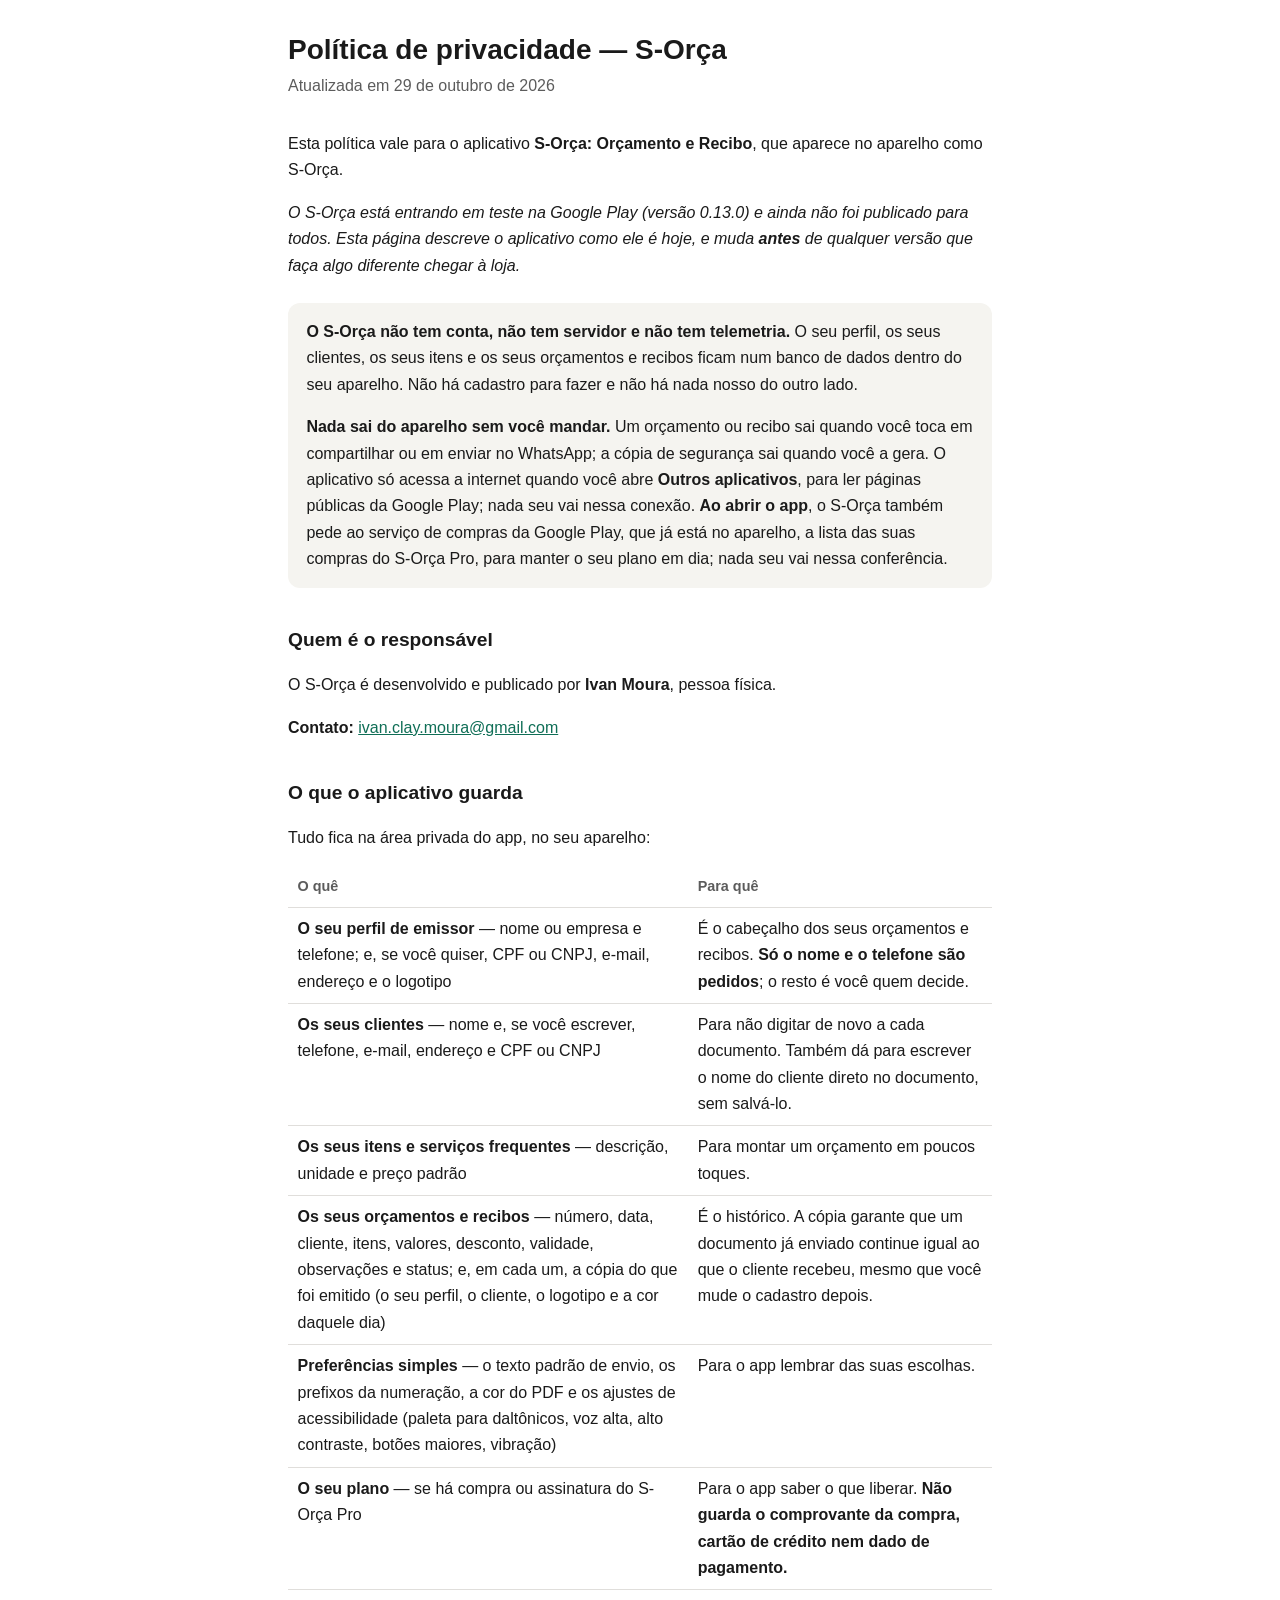
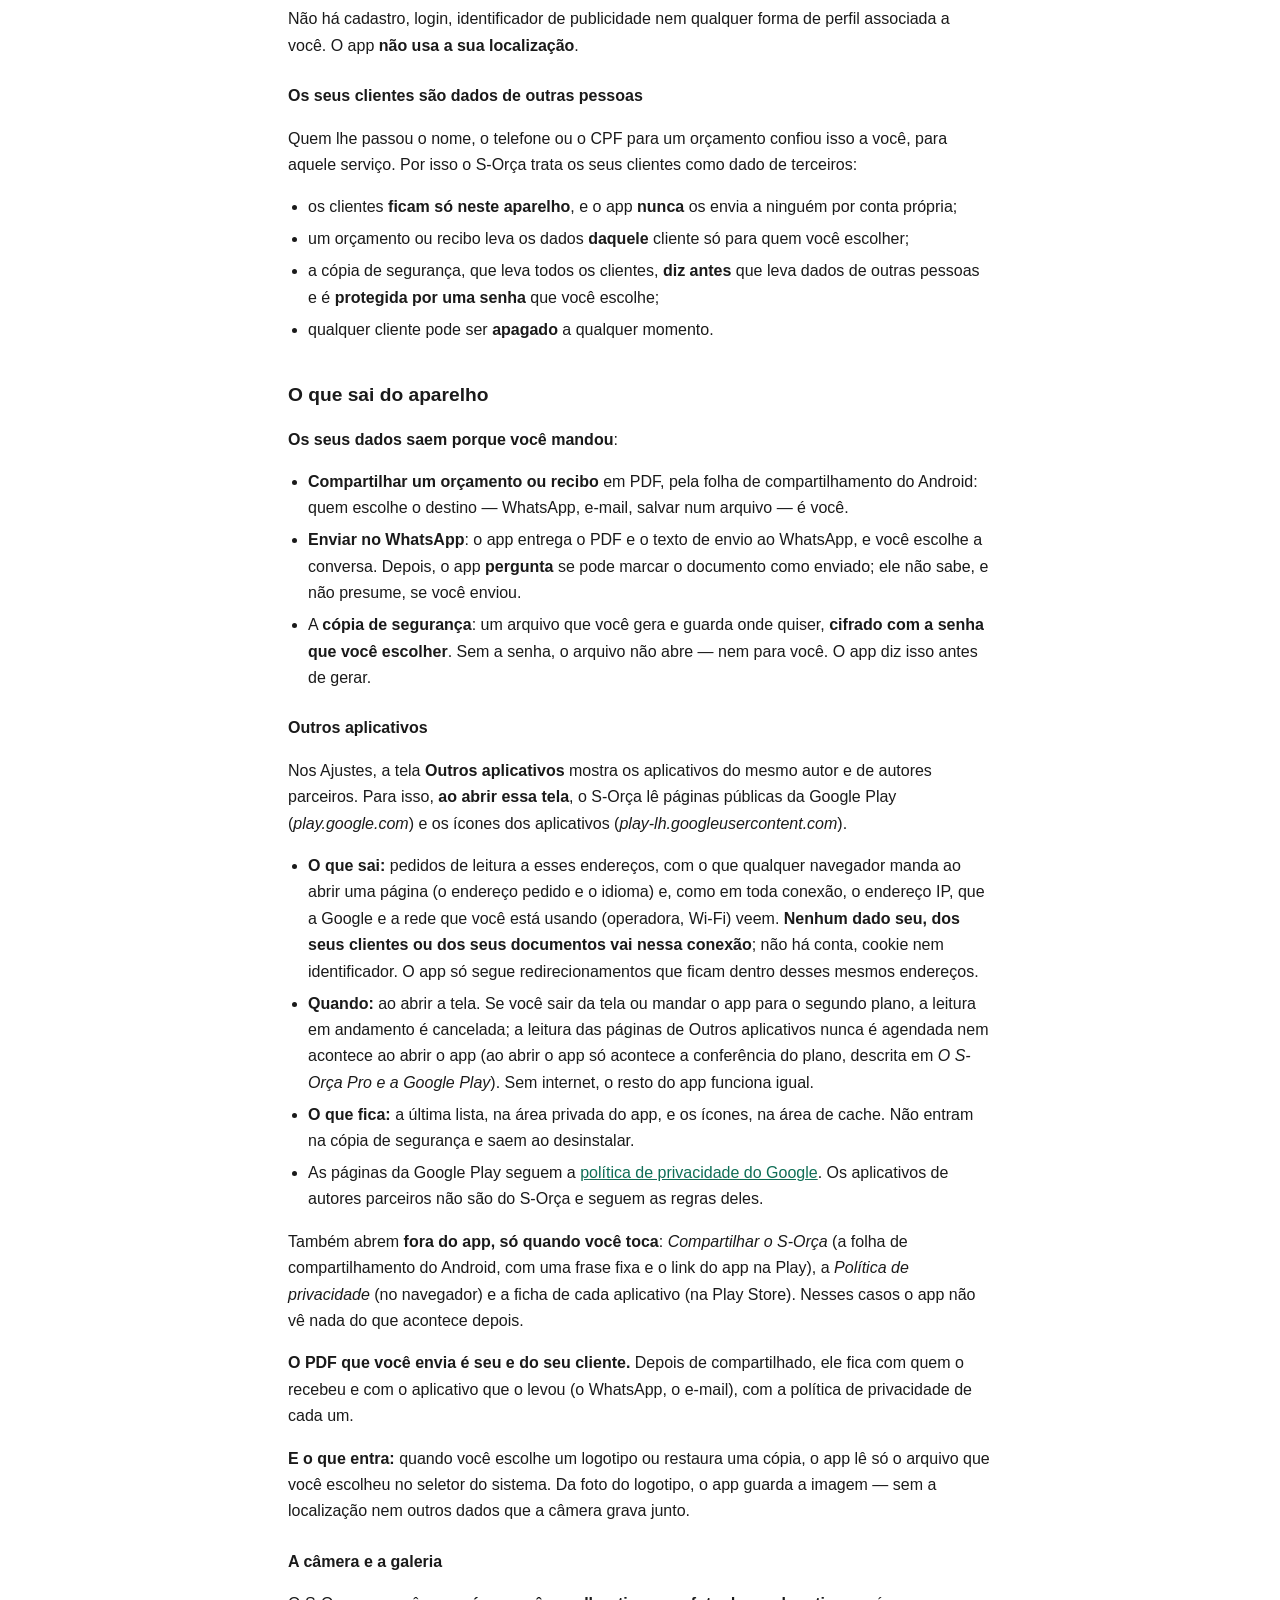
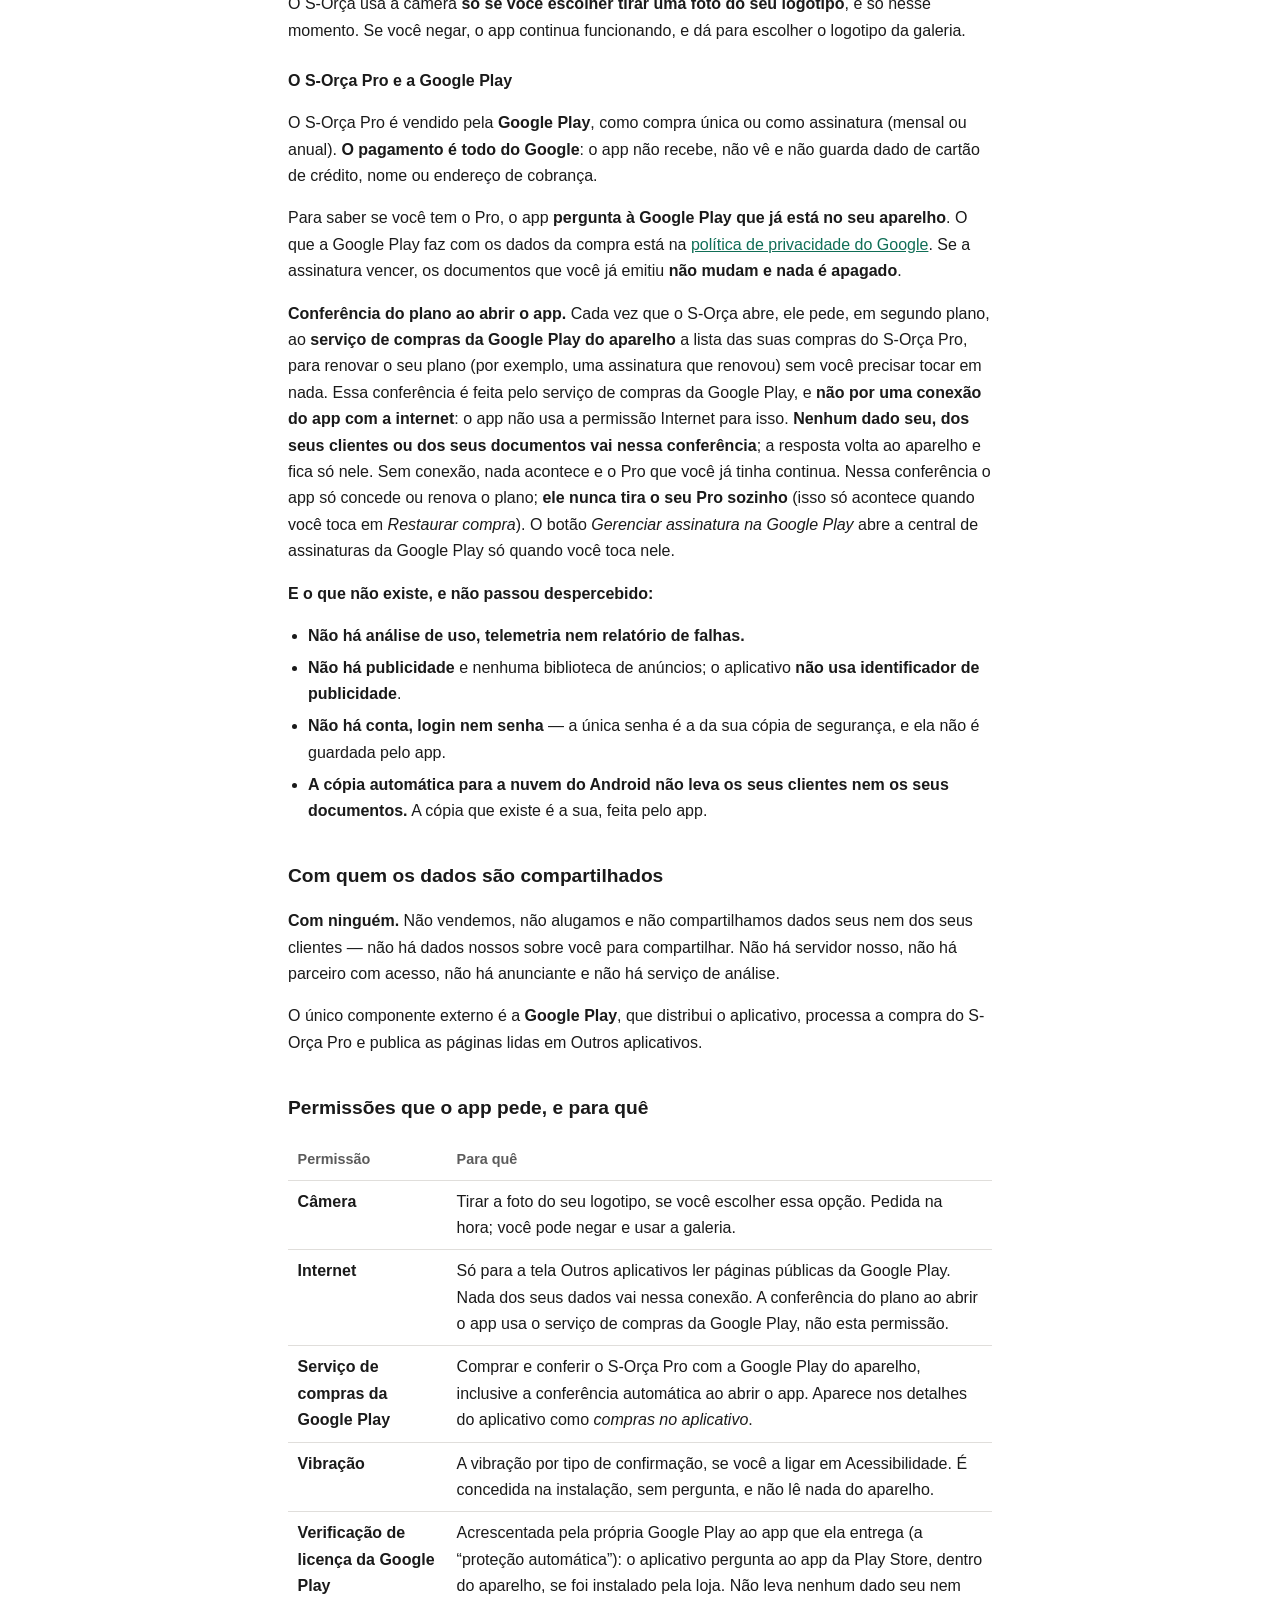
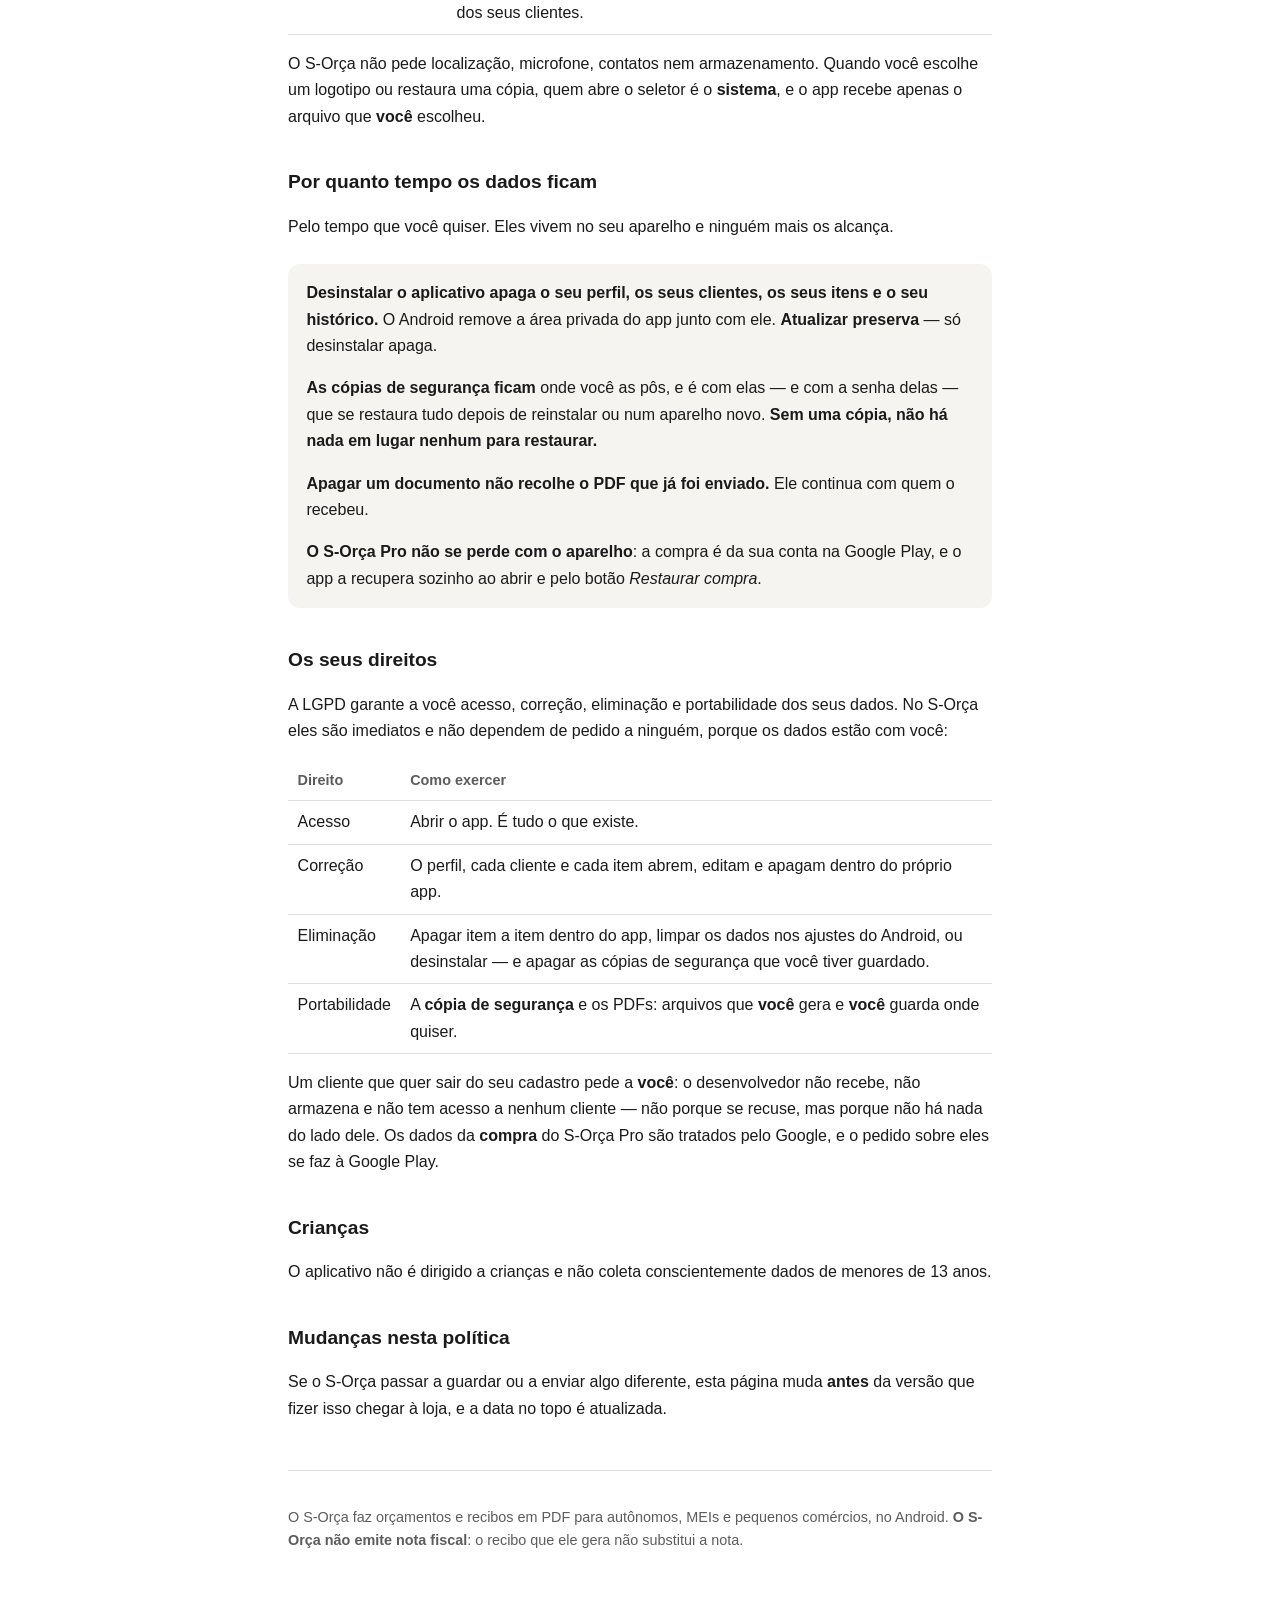
<file: sorca/index.html>
<!doctype html>
<html lang="pt-BR">
<head>
<meta charset="utf-8">
<meta name="viewport" content="width=device-width, initial-scale=1">
<title>Política de privacidade — S-Orça</title>
<meta name="description" content="Política de privacidade do aplicativo S-Orça. Sem conta, sem servidor e sem telemetria: o seu perfil, os seus clientes, os seus itens e os seus orçamentos e recibos ficam no seu aparelho, e só saem quando você manda.">
<link rel="stylesheet" href="../estilo.css">
</head>
<body>
<main>

  <h1>Política de privacidade — S-Orça</h1>
  <p class="subtitulo">Atualizada em 29 de outubro de 2026</p>

  <p>Esta política vale para o aplicativo <strong>S-Orça: Orçamento e Recibo</strong>, que aparece no
  aparelho como S-Orça.</p>

  <p><em>O S-Orça está entrando em teste na Google Play (versão 0.13.0) e ainda não foi publicado para todos.
  Esta página descreve o aplicativo como ele é hoje, e muda <strong>antes</strong> de qualquer versão que
  faça algo diferente chegar à loja.</em></p>

  <div class="destaque">
    <p><strong>O S-Orça não tem conta, não tem servidor e não tem telemetria.</strong> O seu perfil, os seus
    clientes, os seus itens e os seus orçamentos e recibos ficam num banco de dados dentro do seu
    aparelho. Não há cadastro para fazer e não há nada nosso do outro lado.</p>
    <p><strong>Nada sai do aparelho sem você mandar.</strong> Um orçamento ou recibo sai quando você toca em
    compartilhar ou em enviar no WhatsApp; a cópia de segurança sai quando você a gera. O aplicativo só
    acessa a internet quando você abre <strong>Outros aplicativos</strong>, para ler páginas públicas da
    Google Play; nada seu vai nessa conexão. <strong>Ao abrir o app</strong>, o S-Orça também pede ao serviço de
    compras da Google Play, que já está no aparelho, a lista das suas compras do S-Orça Pro, para manter o
    seu plano em dia; nada seu vai nessa conferência.</p>
  </div>

  <h2>Quem é o responsável</h2>

  <p>O S-Orça é desenvolvido e publicado por <strong>Ivan Moura</strong>, pessoa física.</p>

  <p><strong>Contato:</strong>
  <a href="mailto:ivan.clay.moura@gmail.com">ivan.clay.moura@gmail.com</a></p>

  <h2>O que o aplicativo guarda</h2>

  <p>Tudo fica na área privada do app, no seu aparelho:</p>

  <table>
    <tr><th>O quê</th><th>Para quê</th></tr>
    <tr>
      <td><strong>O seu perfil de emissor</strong> — nome ou empresa e telefone; e, se você quiser,
      CPF ou CNPJ, e-mail, endereço e o logotipo</td>
      <td>É o cabeçalho dos seus orçamentos e recibos. <strong>Só o nome e o telefone são
      pedidos</strong>; o resto é você quem decide.</td>
    </tr>
    <tr>
      <td><strong>Os seus clientes</strong> — nome e, se você escrever, telefone, e-mail, endereço e
      CPF ou CNPJ</td>
      <td>Para não digitar de novo a cada documento. Também dá para escrever o nome do cliente direto
      no documento, sem salvá-lo.</td>
    </tr>
    <tr>
      <td><strong>Os seus itens e serviços frequentes</strong> — descrição, unidade e preço padrão</td>
      <td>Para montar um orçamento em poucos toques.</td>
    </tr>
    <tr>
      <td><strong>Os seus orçamentos e recibos</strong> — número, data, cliente, itens, valores,
      desconto, validade, observações e status; e, em cada um, a cópia do que foi emitido (o seu
      perfil, o cliente, o logotipo e a cor daquele dia)</td>
      <td>É o histórico. A cópia garante que um documento já enviado continue igual ao que o cliente
      recebeu, mesmo que você mude o cadastro depois.</td>
    </tr>
    <tr>
      <td><strong>Preferências simples</strong> — o texto padrão de envio, os prefixos da numeração, a
      cor do PDF e os ajustes de acessibilidade (paleta para daltônicos, voz alta, alto contraste,
      botões maiores, vibração)</td>
      <td>Para o app lembrar das suas escolhas.</td>
    </tr>
    <tr>
      <td><strong>O seu plano</strong> — se há compra ou assinatura do S-Orça Pro</td>
      <td>Para o app saber o que liberar. <strong>Não guarda o comprovante da compra, cartão de crédito
      nem dado de pagamento.</strong></td>
    </tr>
  </table>

  <p>Não há cadastro, login, identificador de publicidade nem qualquer forma de perfil associada a
  você. O app <strong>não usa a sua localização</strong>.</p>

  <h3>Os seus clientes são dados de outras pessoas</h3>

  <p>Quem lhe passou o nome, o telefone ou o CPF para um orçamento confiou isso a você, para aquele
  serviço. Por isso o S-Orça trata os seus clientes como dado de terceiros:</p>

  <ul>
    <li>os clientes <strong>ficam só neste aparelho</strong>, e o app <strong>nunca</strong> os envia a
    ninguém por conta própria;</li>
    <li>um orçamento ou recibo leva os dados <strong>daquele</strong> cliente só para quem você
    escolher;</li>
    <li>a cópia de segurança, que leva todos os clientes, <strong>diz antes</strong> que leva dados de
    outras pessoas e é <strong>protegida por uma senha</strong> que você escolhe;</li>
    <li>qualquer cliente pode ser <strong>apagado</strong> a qualquer momento.</li>
  </ul>

  <h2>O que sai do aparelho</h2>

  <p><strong>Os seus dados saem porque você mandou</strong>:</p>

  <ul>
    <li><strong>Compartilhar um orçamento ou recibo</strong> em PDF, pela folha de compartilhamento do
    Android: quem escolhe o destino — WhatsApp, e-mail, salvar num arquivo — é você.</li>
    <li><strong>Enviar no WhatsApp</strong>: o app entrega o PDF e o texto de envio ao WhatsApp, e você
    escolhe a conversa. Depois, o app <strong>pergunta</strong> se pode marcar o documento como
    enviado; ele não sabe, e não presume, se você enviou.</li>
    <li>A <strong>cópia de segurança</strong>: um arquivo que você gera e guarda onde quiser,
    <strong>cifrado com a senha que você escolher</strong>. Sem a senha, o arquivo não abre — nem para
    você. O app diz isso antes de gerar.</li>
  </ul>

  <h3>Outros aplicativos</h3>

  <p>Nos Ajustes, a tela <strong>Outros aplicativos</strong> mostra os aplicativos do mesmo autor e de
  autores parceiros. Para isso, <strong>ao abrir essa tela</strong>, o S-Orça lê páginas públicas da Google
  Play (<em>play.google.com</em>) e os ícones dos aplicativos (<em>play-lh.googleusercontent.com</em>).</p>

  <ul>
    <li><strong>O que sai:</strong> pedidos de leitura a esses endereços, com o que qualquer navegador manda
    ao abrir uma página (o endereço pedido e o idioma) e, como em toda conexão, o endereço IP, que a Google
    e a rede que você está usando (operadora, Wi-Fi) veem. <strong>Nenhum dado seu, dos seus clientes ou dos
    seus documentos vai nessa conexão</strong>; não há conta, cookie nem identificador. O app só segue
    redirecionamentos que ficam dentro desses mesmos endereços.</li>
    <li><strong>Quando:</strong> ao abrir a tela. Se você sair da tela ou mandar o app para o segundo plano,
    a leitura em andamento é cancelada; a leitura das páginas de Outros aplicativos nunca é agendada nem
    acontece ao abrir o app (ao abrir o app só acontece a conferência do plano, descrita em <em>O S-Orça Pro
    e a Google Play</em>). Sem internet, o resto do app funciona igual.</li>
    <li><strong>O que fica:</strong> a última lista, na área privada do app, e os ícones, na área de cache.
    Não entram na cópia de segurança e saem ao desinstalar.</li>
    <li>As páginas da Google Play seguem a
    <a href="https://policies.google.com/privacy">política de privacidade do Google</a>. Os aplicativos de
    autores parceiros não são do S-Orça e seguem as regras deles.</li>
  </ul>

  <p>Também abrem <strong>fora do app, só quando você toca</strong>: <em>Compartilhar o S-Orça</em> (a folha de
  compartilhamento do Android, com uma frase fixa e o link do app na Play), a <em>Política de
  privacidade</em> (no navegador) e a ficha de cada aplicativo (na Play Store). Nesses casos o app não
  vê nada do que acontece depois.</p>

  <p><strong>O PDF que você envia é seu e do seu cliente.</strong> Depois de compartilhado, ele fica com
  quem o recebeu e com o aplicativo que o levou (o WhatsApp, o e-mail), com a política de privacidade
  de cada um.</p>

  <p><strong>E o que entra:</strong> quando você escolhe um logotipo ou restaura uma cópia, o app lê só o
  arquivo que você escolheu no seletor do sistema. Da foto do logotipo, o app guarda a imagem — sem a
  localização nem outros dados que a câmera grava junto.</p>

  <h3>A câmera e a galeria</h3>

  <p>O S-Orça usa a câmera <strong>só se você escolher tirar uma foto do seu logotipo</strong>, e só
  nesse momento. Se você negar, o app continua funcionando, e dá para escolher o logotipo da
  galeria.</p>

  <h3>O S-Orça Pro e a Google Play</h3>

  <p>O S-Orça Pro é vendido pela <strong>Google Play</strong>, como compra única ou como assinatura
  (mensal ou anual). <strong>O pagamento é todo do Google</strong>: o app não recebe, não vê e não
  guarda dado de cartão de crédito, nome ou endereço de cobrança.</p>

  <p>Para saber se você tem o Pro, o app <strong>pergunta à Google Play que já está no seu
  aparelho</strong>. O que a Google Play faz com os dados da compra está na
  <a href="https://policies.google.com/privacy">política de privacidade do Google</a>. Se a assinatura
  vencer, os documentos que você já emitiu <strong>não mudam e nada é apagado</strong>.</p>

  <p><strong>Conferência do plano ao abrir o app.</strong> Cada vez que o S-Orça abre, ele pede, em segundo
  plano, ao <strong>serviço de compras da Google Play do aparelho</strong> a lista das suas compras do
  S-Orça Pro, para renovar o seu plano (por exemplo, uma assinatura que renovou) sem você precisar tocar em
  nada. Essa conferência é feita pelo serviço de compras da Google Play, e <strong>não por uma conexão do
  app com a internet</strong>: o app não usa a permissão Internet para isso. <strong>Nenhum dado seu, dos
  seus clientes ou dos seus documentos vai nessa conferência</strong>; a resposta volta ao aparelho e fica
  só nele. Sem conexão, nada acontece e o Pro que você já tinha continua. Nessa conferência o app só
  concede ou renova o plano; <strong>ele nunca tira o seu Pro sozinho</strong> (isso só acontece quando você
  toca em <em>Restaurar compra</em>). O botão <em>Gerenciar assinatura na Google Play</em> abre a central de
  assinaturas da Google Play só quando você toca nele.</p>

  <p><strong>E o que não existe, e não passou despercebido:</strong></p>

  <ul>
    <li><strong>Não há análise de uso, telemetria nem relatório de falhas.</strong></li>
    <li><strong>Não há publicidade</strong> e nenhuma biblioteca de anúncios; o aplicativo
    <strong>não usa identificador de publicidade</strong>.</li>
    <li><strong>Não há conta, login nem senha</strong> — a única senha é a da sua cópia de segurança, e
    ela não é guardada pelo app.</li>
    <li><strong>A cópia automática para a nuvem do Android não leva os seus clientes nem os seus
    documentos.</strong> A cópia que existe é a sua, feita pelo app.</li>
  </ul>

  <h2>Com quem os dados são compartilhados</h2>

  <p><strong>Com ninguém.</strong> Não vendemos, não alugamos e não compartilhamos dados seus nem dos
  seus clientes — não há dados nossos sobre você para compartilhar. Não há servidor nosso, não há
  parceiro com acesso, não há anunciante e não há serviço de análise.</p>

  <p>O único componente externo é a <strong>Google Play</strong>, que distribui o aplicativo, processa
  a compra do S-Orça Pro e publica as páginas lidas em Outros aplicativos.</p>

  <h2>Permissões que o app pede, e para quê</h2>

  <table>
    <tr><th>Permissão</th><th>Para quê</th></tr>
    <tr><td><strong>Câmera</strong></td><td>Tirar a foto do seu logotipo, se você escolher essa opção.
    Pedida na hora; você pode negar e usar a galeria.</td></tr>
    <tr><td><strong>Internet</strong></td><td>Só para a tela Outros aplicativos ler páginas públicas da Google
    Play. Nada dos seus dados vai nessa conexão. A conferência do plano ao abrir o app usa o serviço de compras
    da Google Play, não esta permissão.</td></tr>
    <tr><td><strong>Serviço de compras da Google Play</strong></td><td>Comprar e conferir o S-Orça Pro
    com a Google Play do aparelho, inclusive a conferência automática ao abrir o app. Aparece nos detalhes do aplicativo como <em>compras no
    aplicativo</em>.</td></tr>
    <tr><td><strong>Vibração</strong></td><td>A vibração por tipo de confirmação, se você a ligar em
    Acessibilidade. É concedida na instalação, sem pergunta, e não lê nada do aparelho.</td></tr>
    <tr><td><strong>Verificação de licença da Google Play</strong></td><td>Acrescentada pela própria
    Google Play ao app que ela entrega (a “proteção automática”): o aplicativo pergunta ao app da Play
    Store, dentro do aparelho, se foi instalado pela loja. Não leva nenhum dado seu nem dos seus clientes.</td></tr>
  </table>

  <p>O S-Orça não pede localização, microfone, contatos nem armazenamento. Quando você escolhe um
  logotipo ou restaura uma cópia, quem abre o seletor é o <strong>sistema</strong>, e o app recebe
  apenas o arquivo que <strong>você</strong> escolheu.</p>

  <h2>Por quanto tempo os dados ficam</h2>

  <p>Pelo tempo que você quiser. Eles vivem no seu aparelho e ninguém mais os alcança.</p>

  <div class="destaque">
    <p><strong>Desinstalar o aplicativo apaga o seu perfil, os seus clientes, os seus itens e o seu
    histórico.</strong> O Android remove a área privada do app junto com ele. <strong>Atualizar
    preserva</strong> — só desinstalar apaga.</p>
    <p><strong>As cópias de segurança ficam</strong> onde você as pôs, e é com elas — e com a senha
    delas — que se restaura tudo depois de reinstalar ou num aparelho novo. <strong>Sem uma cópia, não há
    nada em lugar nenhum para restaurar.</strong></p>
    <p><strong>Apagar um documento não recolhe o PDF que já foi enviado.</strong> Ele continua com quem o
    recebeu.</p>
    <p><strong>O S-Orça Pro não se perde com o aparelho</strong>: a compra é da sua conta na Google
    Play, e o app a recupera sozinho ao abrir e pelo botão <em>Restaurar compra</em>.</p>
  </div>

  <h2>Os seus direitos</h2>

  <p>A LGPD garante a você acesso, correção, eliminação e portabilidade dos seus dados. No S-Orça eles
  são imediatos e não dependem de pedido a ninguém, porque os dados estão com você:</p>

  <table>
    <tr><th>Direito</th><th>Como exercer</th></tr>
    <tr><td>Acesso</td><td>Abrir o app. É tudo o que existe.</td></tr>
    <tr><td>Correção</td><td>O perfil, cada cliente e cada item abrem, editam e apagam dentro do próprio
    app.</td></tr>
    <tr><td>Eliminação</td><td>Apagar item a item dentro do app, limpar os dados nos ajustes do
    Android, ou desinstalar — e apagar as cópias de segurança que você tiver guardado.</td></tr>
    <tr><td>Portabilidade</td><td>A <strong>cópia de segurança</strong> e os PDFs: arquivos que
    <strong>você</strong> gera e <strong>você</strong> guarda onde quiser.</td></tr>
  </table>

  <p>Um cliente que quer sair do seu cadastro pede a <strong>você</strong>: o desenvolvedor não recebe,
  não armazena e não tem acesso a nenhum cliente — não porque se recuse, mas porque não há nada do lado
  dele. Os dados da <strong>compra</strong> do S-Orça Pro são tratados pelo Google, e o pedido sobre eles
  se faz à Google Play.</p>

  <h2>Crianças</h2>

  <p>O aplicativo não é dirigido a crianças e não coleta conscientemente dados de menores de 13 anos.</p>

  <h2>Mudanças nesta política</h2>

  <p>Se o S-Orça passar a guardar ou a enviar algo diferente, esta página muda <strong>antes</strong> da
  versão que fizer isso chegar à loja, e a data no topo é atualizada.</p>

  <footer>
    <p>O S-Orça faz orçamentos e recibos em PDF para autônomos, MEIs e pequenos comércios, no Android.
    <strong>O S-Orça não emite nota fiscal</strong>: o recibo que ele gera não substitui a nota.</p>
  </footer>

</main>
</body>
</html>
</file>
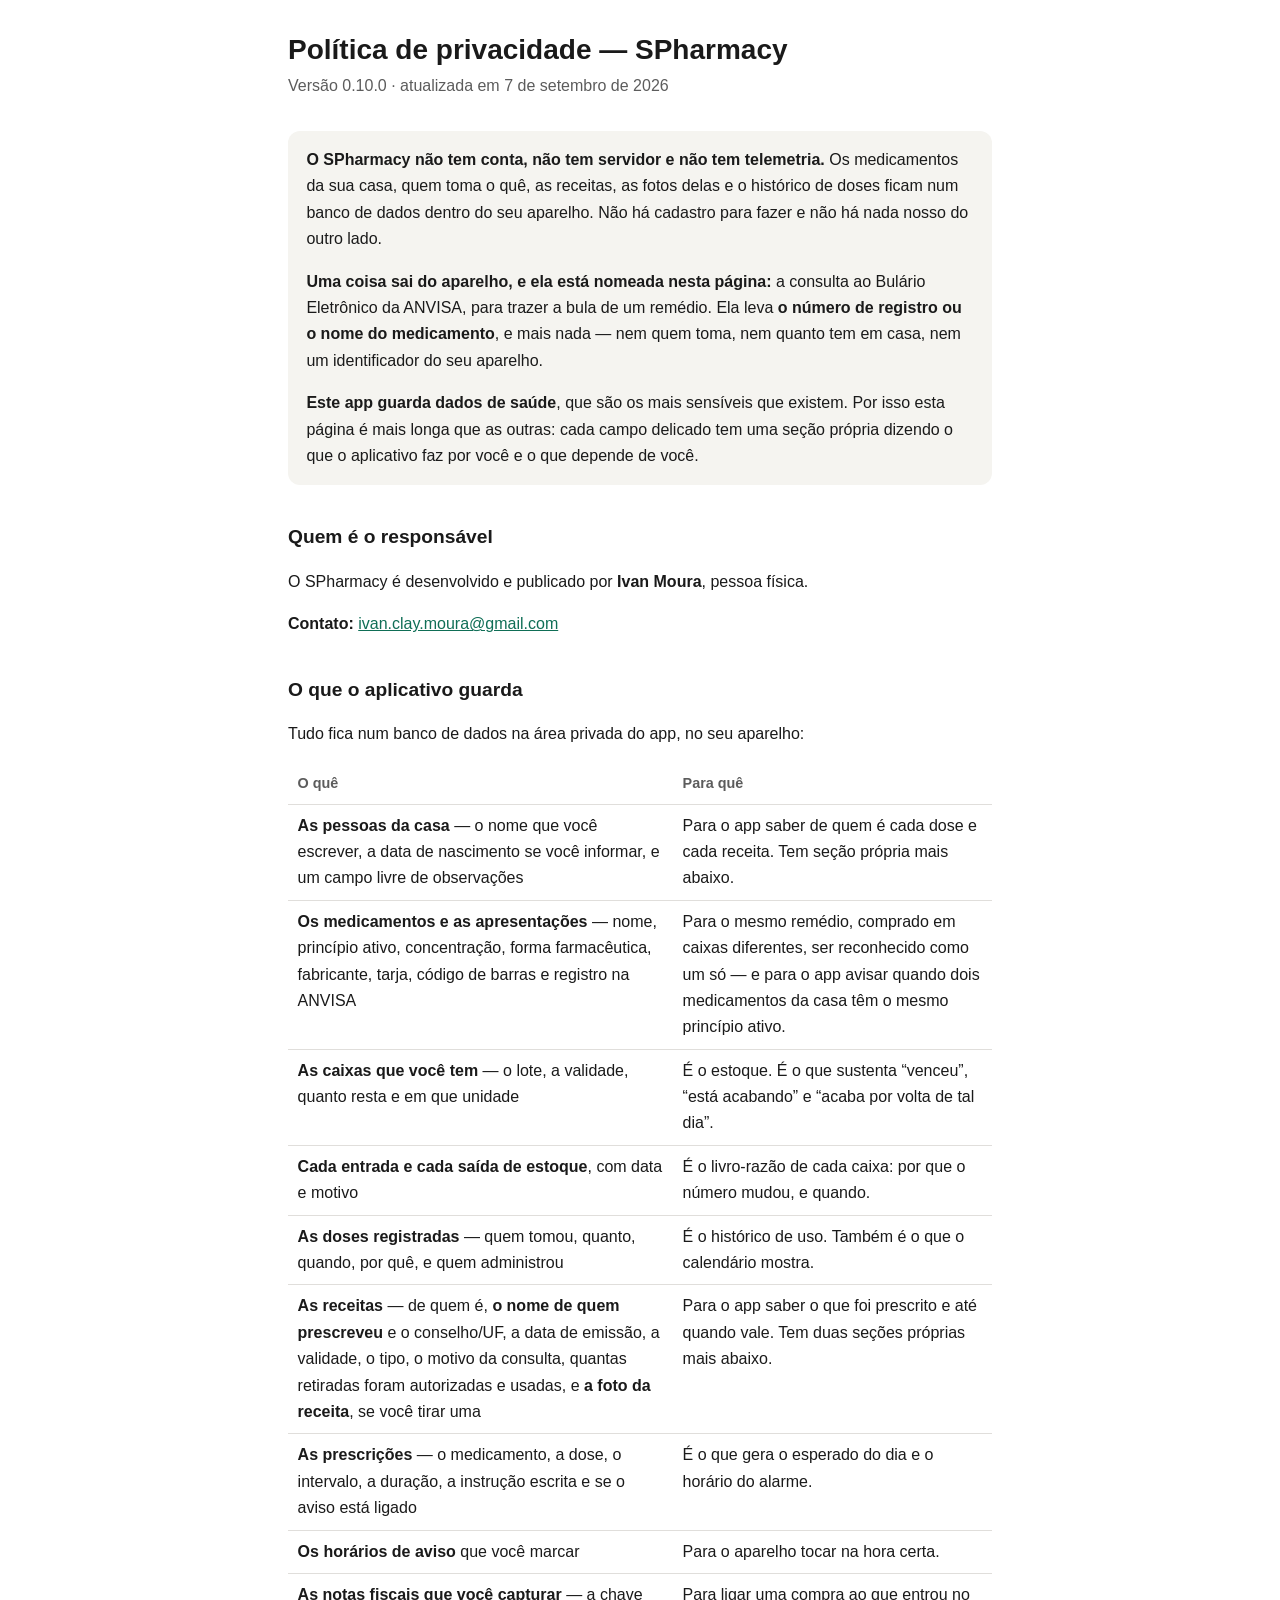
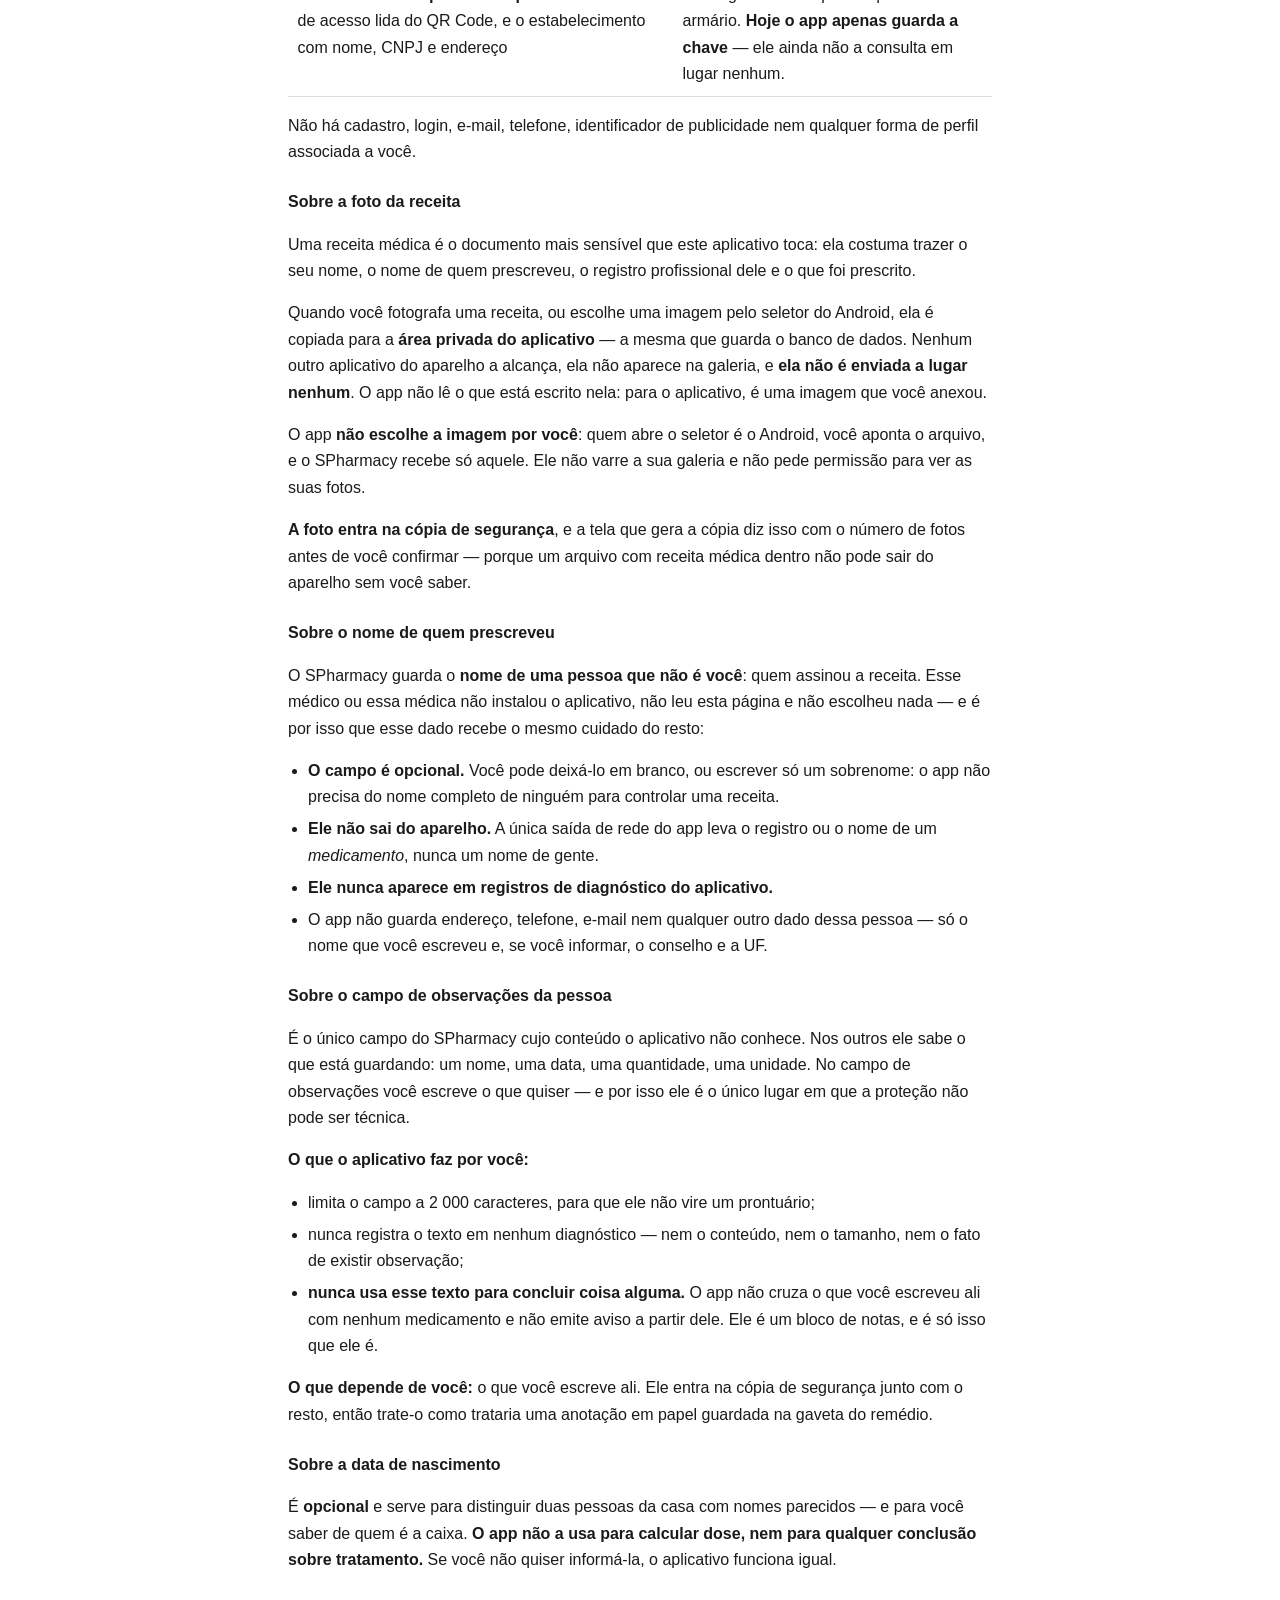
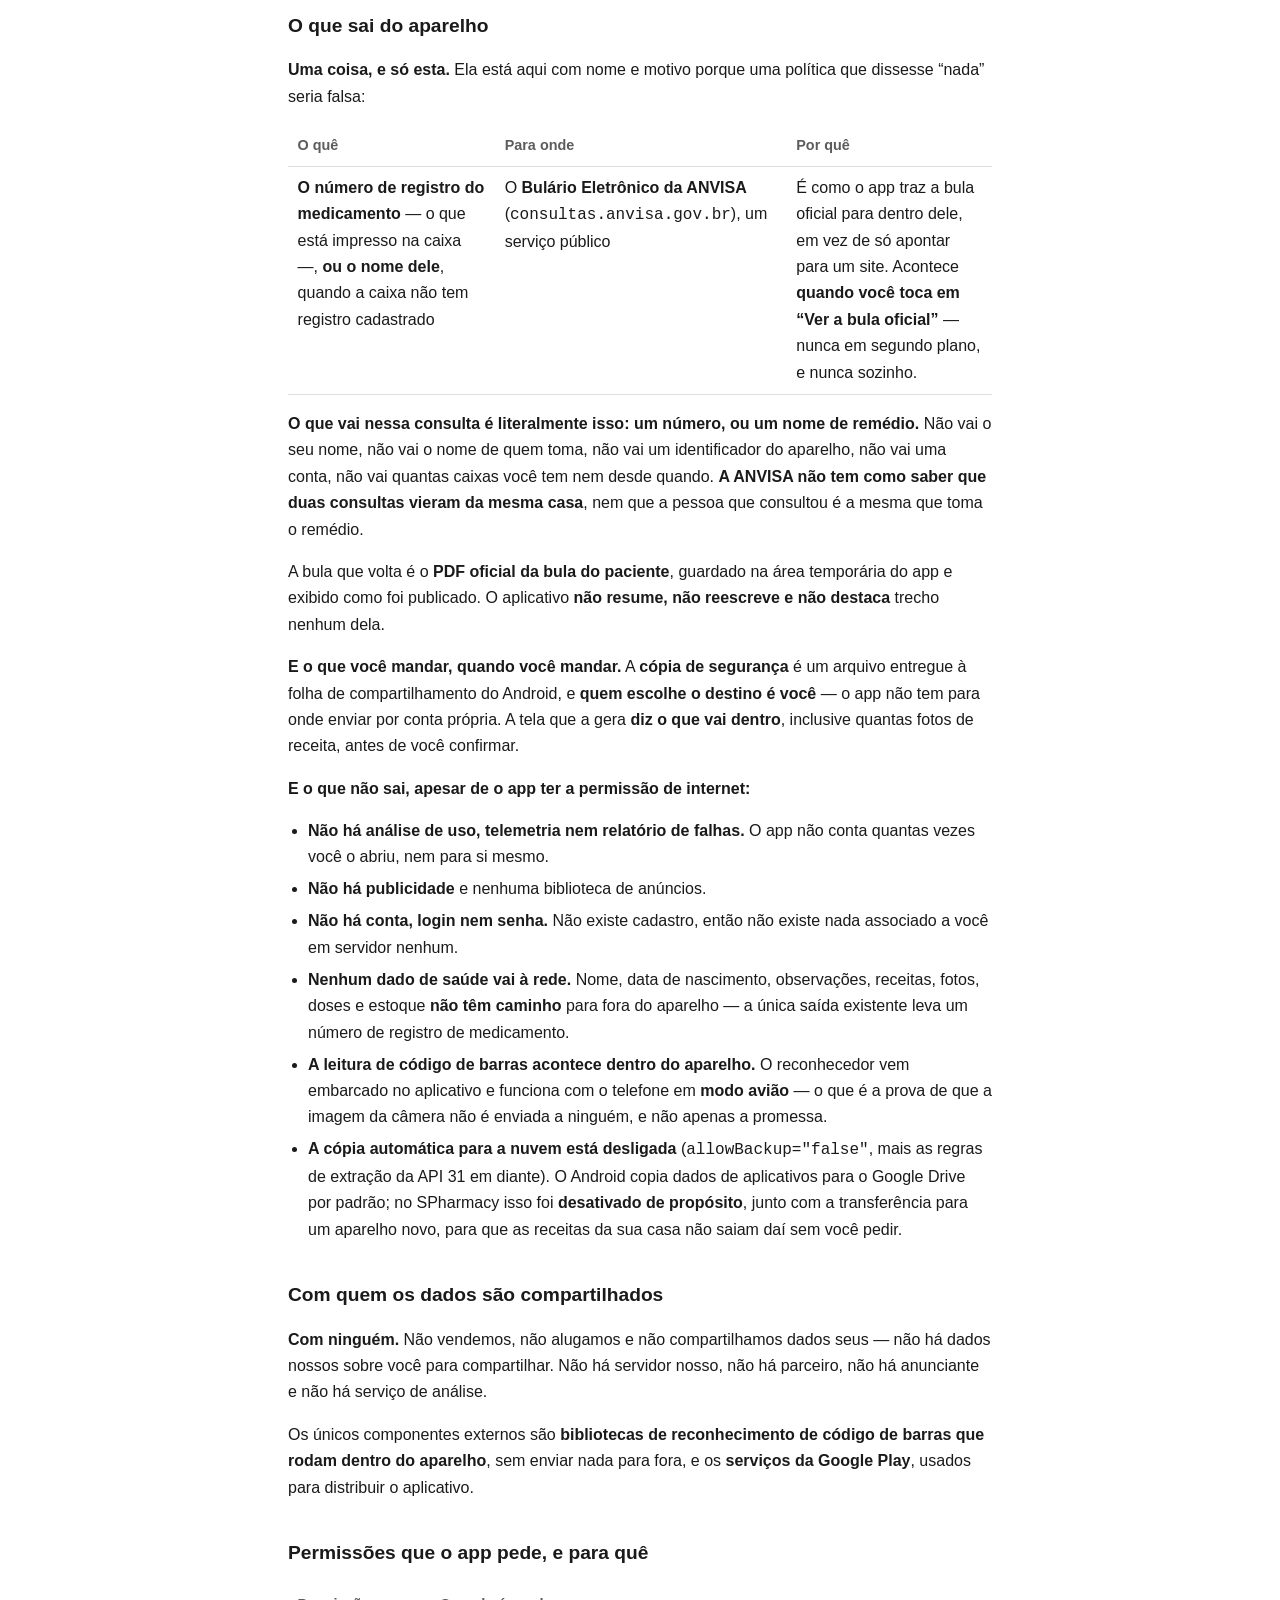
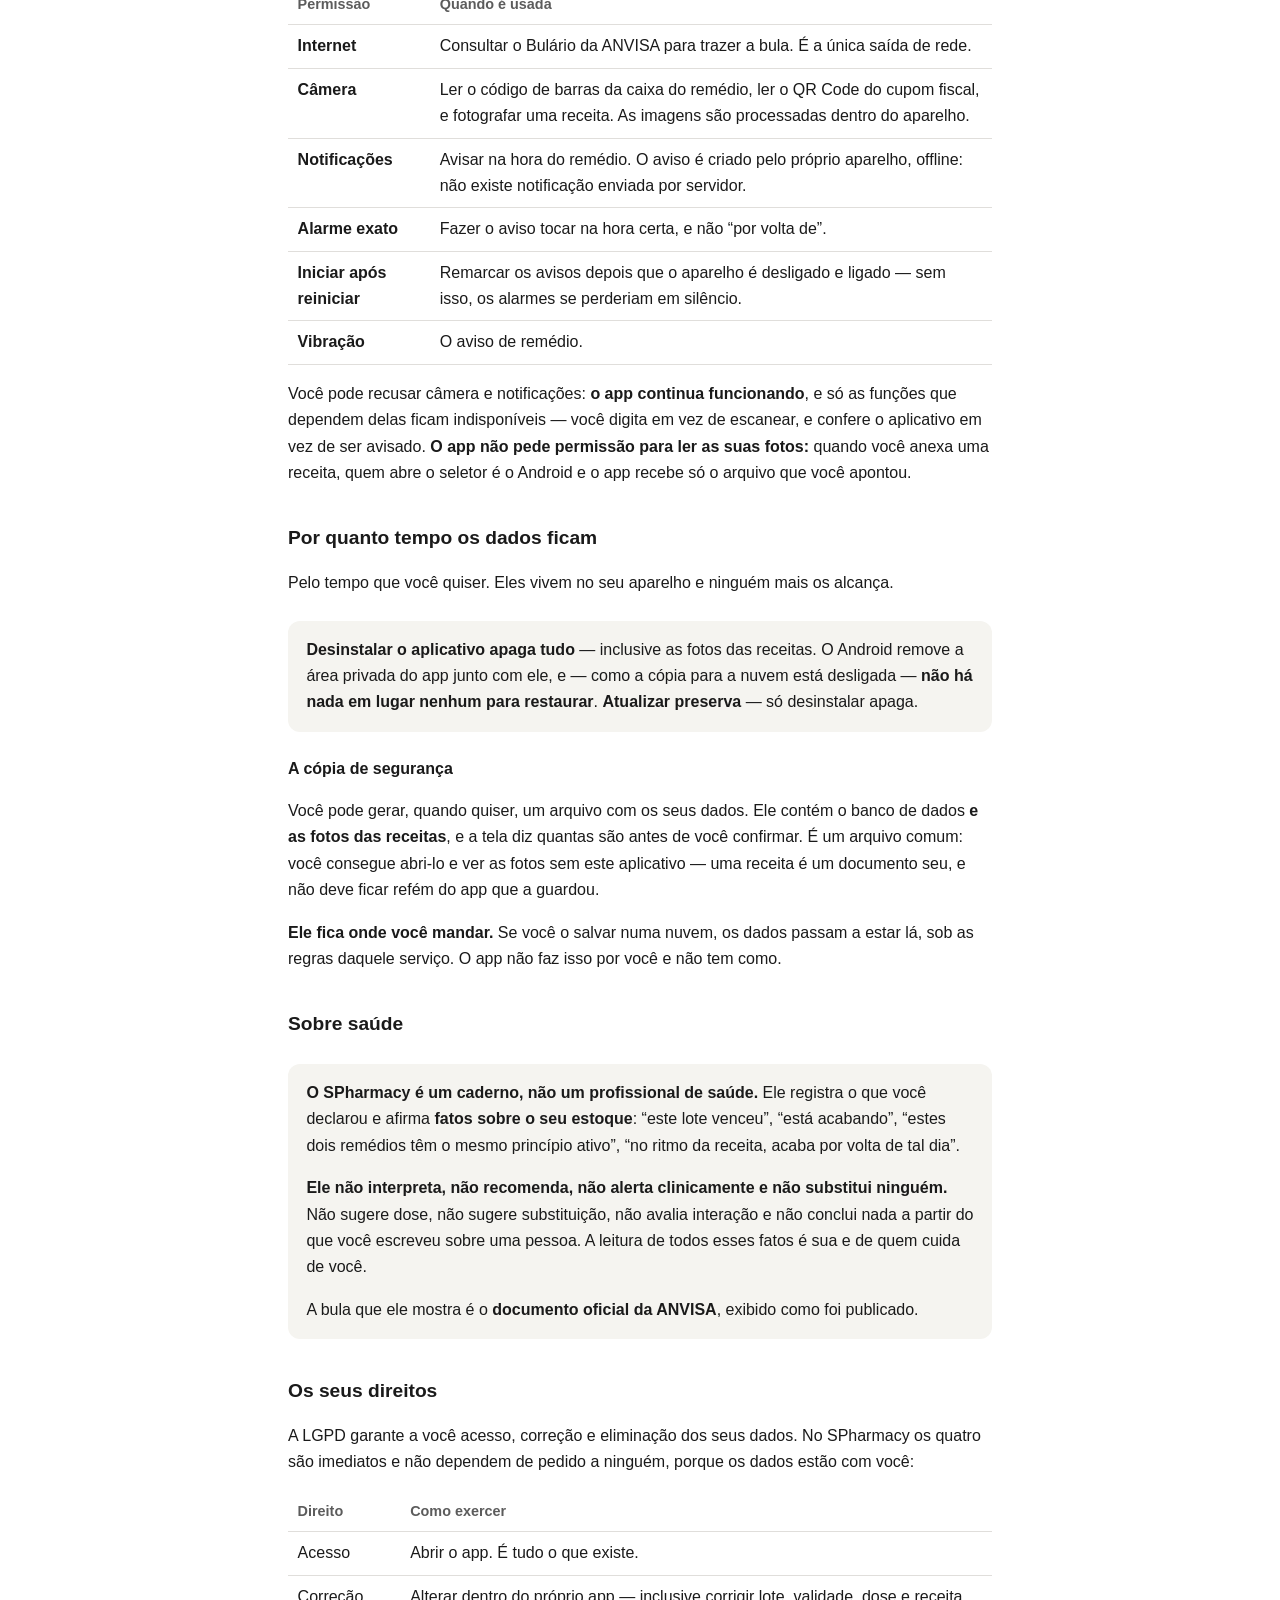
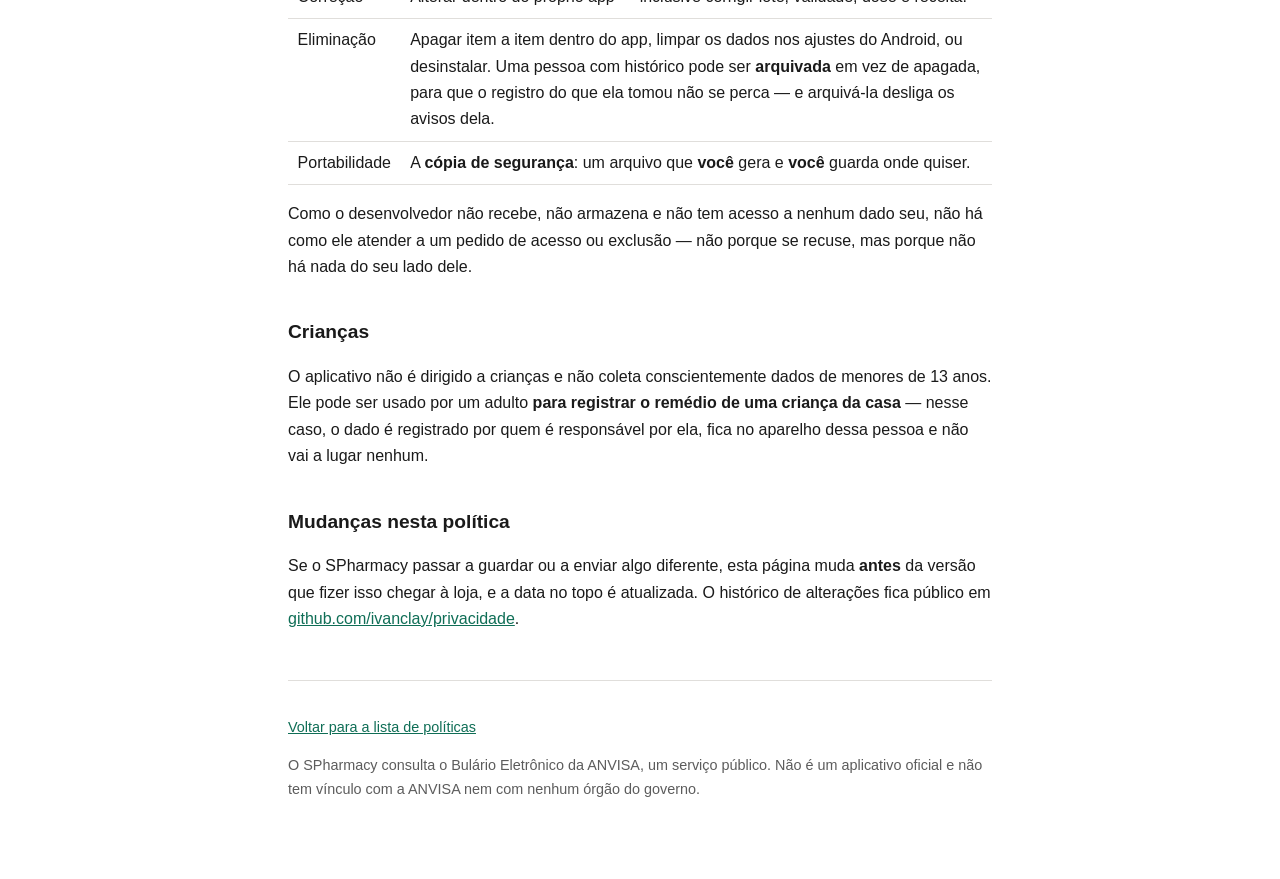
<file: spharmacy/index.html>
<!doctype html>
<html lang="pt-BR">
<head>
<meta charset="utf-8">
<meta name="viewport" content="width=device-width, initial-scale=1">
<title>Política de privacidade — SPharmacy</title>
<meta name="description" content="Política de privacidade do aplicativo SPharmacy. Sem conta, sem servidor e sem telemetria: o que a sua casa toma de remédio fica no seu aparelho.">
<link rel="stylesheet" href="../estilo.css">
</head>
<body>
<main>

  <h1>Política de privacidade — SPharmacy</h1>
  <p class="subtitulo">Versão 0.10.0 · atualizada em 7 de setembro de 2026</p>

  <div class="destaque">
    <p><strong>O SPharmacy não tem conta, não tem servidor e não tem telemetria.</strong> Os
    medicamentos da sua casa, quem toma o quê, as receitas, as fotos delas e o histórico de doses
    ficam num banco de dados dentro do seu aparelho. Não há cadastro para fazer e não há nada nosso
    do outro lado.</p>
    <p><strong>Uma coisa sai do aparelho, e ela está nomeada nesta página:</strong> a consulta ao
    Bulário Eletrônico da ANVISA, para trazer a bula de um remédio. Ela leva <strong>o número de
    registro ou o nome do medicamento</strong>, e mais nada — nem quem toma, nem quanto tem em casa,
    nem um identificador do seu aparelho.</p>
    <p><strong>Este app guarda dados de saúde</strong>, que são os mais sensíveis que existem. Por
    isso esta página é mais longa que as outras: cada campo delicado tem uma seção própria dizendo o
    que o aplicativo faz por você e o que depende de você.</p>
  </div>

  <h2>Quem é o responsável</h2>

  <p>O SPharmacy é desenvolvido e publicado por <strong>Ivan Moura</strong>, pessoa física.</p>

  <p><strong>Contato:</strong>
  <a href="mailto:ivan.clay.moura@gmail.com">ivan.clay.moura@gmail.com</a></p>

  <h2>O que o aplicativo guarda</h2>

  <p>Tudo fica num banco de dados na área privada do app, no seu aparelho:</p>

  <table>
    <tr><th>O quê</th><th>Para quê</th></tr>
    <tr>
      <td><strong>As pessoas da casa</strong> — o nome que você escrever, a data de nascimento se
      você informar, e um campo livre de observações</td>
      <td>Para o app saber de quem é cada dose e cada receita. Tem seção própria mais abaixo.</td>
    </tr>
    <tr>
      <td><strong>Os medicamentos e as apresentações</strong> — nome, princípio ativo, concentração,
      forma farmacêutica, fabricante, tarja, código de barras e registro na ANVISA</td>
      <td>Para o mesmo remédio, comprado em caixas diferentes, ser reconhecido como um só — e para
      o app avisar quando dois medicamentos da casa têm o mesmo princípio ativo.</td>
    </tr>
    <tr>
      <td><strong>As caixas que você tem</strong> — o lote, a validade, quanto resta e em que
      unidade</td>
      <td>É o estoque. É o que sustenta “venceu”, “está acabando” e “acaba por volta de tal dia”.</td>
    </tr>
    <tr>
      <td><strong>Cada entrada e cada saída de estoque</strong>, com data e motivo</td>
      <td>É o livro-razão de cada caixa: por que o número mudou, e quando.</td>
    </tr>
    <tr>
      <td><strong>As doses registradas</strong> — quem tomou, quanto, quando, por quê, e quem
      administrou</td>
      <td>É o histórico de uso. Também é o que o calendário mostra.</td>
    </tr>
    <tr>
      <td><strong>As receitas</strong> — de quem é, <strong>o nome de quem prescreveu</strong> e o
      conselho/UF, a data de emissão, a validade, o tipo, o motivo da consulta, quantas retiradas
      foram autorizadas e usadas, e <strong>a foto da receita</strong>, se você tirar uma</td>
      <td>Para o app saber o que foi prescrito e até quando vale. Tem duas seções próprias mais
      abaixo.</td>
    </tr>
    <tr>
      <td><strong>As prescrições</strong> — o medicamento, a dose, o intervalo, a duração, a
      instrução escrita e se o aviso está ligado</td>
      <td>É o que gera o esperado do dia e o horário do alarme.</td>
    </tr>
    <tr>
      <td><strong>Os horários de aviso</strong> que você marcar</td>
      <td>Para o aparelho tocar na hora certa.</td>
    </tr>
    <tr>
      <td><strong>As notas fiscais que você capturar</strong> — a chave de acesso lida do QR Code, e
      o estabelecimento com nome, CNPJ e endereço</td>
      <td>Para ligar uma compra ao que entrou no armário. <strong>Hoje o app apenas guarda a
      chave</strong> — ele ainda não a consulta em lugar nenhum.</td>
    </tr>
  </table>

  <p>Não há cadastro, login, e-mail, telefone, identificador de publicidade nem qualquer forma de
  perfil associada a você.</p>

  <h3>Sobre a foto da receita</h3>

  <p>Uma receita médica é o documento mais sensível que este aplicativo toca: ela costuma trazer o
  seu nome, o nome de quem prescreveu, o registro profissional dele e o que foi prescrito.</p>

  <p>Quando você fotografa uma receita, ou escolhe uma imagem pelo seletor do Android, ela é copiada
  para a <strong>área privada do aplicativo</strong> — a mesma que guarda o banco de dados. Nenhum
  outro aplicativo do aparelho a alcança, ela não aparece na galeria, e <strong>ela não é enviada a
  lugar nenhum</strong>. O app não lê o que está escrito nela: para o aplicativo, é uma imagem que
  você anexou.</p>

  <p>O app <strong>não escolhe a imagem por você</strong>: quem abre o seletor é o Android, você
  aponta o arquivo, e o SPharmacy recebe só aquele. Ele não varre a sua galeria e não pede permissão
  para ver as suas fotos.</p>

  <p><strong>A foto entra na cópia de segurança</strong>, e a tela que gera a cópia diz isso com o
  número de fotos antes de você confirmar — porque um arquivo com receita médica dentro não pode
  sair do aparelho sem você saber.</p>

  <h3>Sobre o nome de quem prescreveu</h3>

  <p>O SPharmacy guarda o <strong>nome de uma pessoa que não é você</strong>: quem assinou a
  receita. Esse médico ou essa médica não instalou o aplicativo, não leu esta página e não escolheu
  nada — e é por isso que esse dado recebe o mesmo cuidado do resto:</p>

  <ul>
    <li><strong>O campo é opcional.</strong> Você pode deixá-lo em branco, ou escrever só um
    sobrenome: o app não precisa do nome completo de ninguém para controlar uma receita.</li>
    <li><strong>Ele não sai do aparelho.</strong> A única saída de rede do app leva o registro ou o
    nome de um <em>medicamento</em>, nunca um nome de gente.</li>
    <li><strong>Ele nunca aparece em registros de diagnóstico do aplicativo.</strong></li>
    <li>O app não guarda endereço, telefone, e-mail nem qualquer outro dado dessa pessoa — só o nome
    que você escreveu e, se você informar, o conselho e a UF.</li>
  </ul>

  <h3>Sobre o campo de observações da pessoa</h3>

  <p>É o único campo do SPharmacy cujo conteúdo o aplicativo não conhece. Nos outros ele sabe o que
  está guardando: um nome, uma data, uma quantidade, uma unidade. No campo de observações você
  escreve o que quiser — e por isso ele é o único lugar em que a proteção não pode ser técnica.</p>

  <p><strong>O que o aplicativo faz por você:</strong></p>

  <ul>
    <li>limita o campo a 2 000 caracteres, para que ele não vire um prontuário;</li>
    <li>nunca registra o texto em nenhum diagnóstico — nem o conteúdo, nem o tamanho, nem o fato de
    existir observação;</li>
    <li><strong>nunca usa esse texto para concluir coisa alguma.</strong> O app não cruza o que você
    escreveu ali com nenhum medicamento e não emite aviso a partir dele. Ele é um bloco de notas, e
    é só isso que ele é.</li>
  </ul>

  <p><strong>O que depende de você:</strong> o que você escreve ali. Ele entra na cópia de segurança
  junto com o resto, então trate-o como trataria uma anotação em papel guardada na gaveta do
  remédio.</p>

  <h3>Sobre a data de nascimento</h3>

  <p>É <strong>opcional</strong> e serve para distinguir duas pessoas da casa com nomes parecidos —
  e para você saber de quem é a caixa. <strong>O app não a usa para calcular dose, nem para
  qualquer conclusão sobre tratamento.</strong> Se você não quiser informá-la, o aplicativo funciona
  igual.</p>

  <h2>O que sai do aparelho</h2>

  <p><strong>Uma coisa, e só esta.</strong> Ela está aqui com nome e motivo porque uma política que
  dissesse “nada” seria falsa:</p>

  <table>
    <tr><th>O quê</th><th>Para onde</th><th>Por quê</th></tr>
    <tr>
      <td><strong>O número de registro do medicamento</strong> — o que está impresso na caixa —,
      <strong>ou o nome dele</strong>, quando a caixa não tem registro cadastrado</td>
      <td>O <strong>Bulário Eletrônico da ANVISA</strong>
      (<code>consultas.anvisa.gov.br</code>), um serviço público</td>
      <td>É como o app traz a bula oficial para dentro dele, em vez de só apontar para um site.
      Acontece <strong>quando você toca em “Ver a bula oficial”</strong> — nunca em segundo plano, e
      nunca sozinho.</td>
    </tr>
  </table>

  <p><strong>O que vai nessa consulta é literalmente isso: um número, ou um nome de remédio.</strong>
  Não vai o seu nome, não vai o nome de quem toma, não vai um identificador do aparelho, não vai uma
  conta, não vai quantas caixas você tem nem desde quando. <strong>A ANVISA não tem como saber que
  duas consultas vieram da mesma casa</strong>, nem que a pessoa que consultou é a mesma que toma o
  remédio.</p>

  <p>A bula que volta é o <strong>PDF oficial da bula do paciente</strong>, guardado na área
  temporária do app e exibido como foi publicado. O aplicativo <strong>não resume, não reescreve e
  não destaca</strong> trecho nenhum dela.</p>

  <p><strong>E o que você mandar, quando você mandar.</strong> A <strong>cópia de segurança</strong>
  é um arquivo entregue à folha de compartilhamento do Android, e <strong>quem escolhe o destino é
  você</strong> — o app não tem para onde enviar por conta própria. A tela que a gera
  <strong>diz o que vai dentro</strong>, inclusive quantas fotos de receita, antes de você
  confirmar.</p>

  <p><strong>E o que não sai, apesar de o app ter a permissão de internet:</strong></p>

  <ul>
    <li><strong>Não há análise de uso, telemetria nem relatório de falhas.</strong> O app não conta
    quantas vezes você o abriu, nem para si mesmo.</li>
    <li><strong>Não há publicidade</strong> e nenhuma biblioteca de anúncios.</li>
    <li><strong>Não há conta, login nem senha.</strong> Não existe cadastro, então não existe nada
    associado a você em servidor nenhum.</li>
    <li><strong>Nenhum dado de saúde vai à rede.</strong> Nome, data de nascimento, observações,
    receitas, fotos, doses e estoque <strong>não têm caminho</strong> para fora do aparelho — a
    única saída existente leva um número de registro de medicamento.</li>
    <li><strong>A leitura de código de barras acontece dentro do aparelho.</strong> O reconhecedor
    vem embarcado no aplicativo e funciona com o telefone em <strong>modo avião</strong> — o que é a
    prova de que a imagem da câmera não é enviada a ninguém, e não apenas a promessa.</li>
    <li><strong>A cópia automática para a nuvem está desligada</strong>
    (<code>allowBackup="false"</code>, mais as regras de extração da API 31 em diante). O Android
    copia dados de aplicativos para o Google Drive por padrão; no SPharmacy isso foi
    <strong>desativado de propósito</strong>, junto com a transferência para um aparelho novo, para
    que as receitas da sua casa não saiam daí sem você pedir.</li>
  </ul>

  <h2>Com quem os dados são compartilhados</h2>

  <p><strong>Com ninguém.</strong> Não vendemos, não alugamos e não compartilhamos dados seus — não
  há dados nossos sobre você para compartilhar. Não há servidor nosso, não há parceiro, não há
  anunciante e não há serviço de análise.</p>

  <p>Os únicos componentes externos são <strong>bibliotecas de reconhecimento de código de barras
  que rodam dentro do aparelho</strong>, sem enviar nada para fora, e os <strong>serviços da Google
  Play</strong>, usados para distribuir o aplicativo.</p>

  <h2>Permissões que o app pede, e para quê</h2>

  <table>
    <tr><th>Permissão</th><th>Quando é usada</th></tr>
    <tr>
      <td><strong>Internet</strong></td>
      <td>Consultar o Bulário da ANVISA para trazer a bula. É a única saída de rede.</td>
    </tr>
    <tr>
      <td><strong>Câmera</strong></td>
      <td>Ler o código de barras da caixa do remédio, ler o QR Code do cupom fiscal, e fotografar
      uma receita. As imagens são processadas dentro do aparelho.</td>
    </tr>
    <tr>
      <td><strong>Notificações</strong></td>
      <td>Avisar na hora do remédio. O aviso é criado pelo próprio aparelho, offline: não existe
      notificação enviada por servidor.</td>
    </tr>
    <tr>
      <td><strong>Alarme exato</strong></td>
      <td>Fazer o aviso tocar na hora certa, e não “por volta de”.</td>
    </tr>
    <tr>
      <td><strong>Iniciar após reiniciar</strong></td>
      <td>Remarcar os avisos depois que o aparelho é desligado e ligado — sem isso, os alarmes se
      perderiam em silêncio.</td>
    </tr>
    <tr>
      <td><strong>Vibração</strong></td>
      <td>O aviso de remédio.</td>
    </tr>
  </table>

  <p>Você pode recusar câmera e notificações: <strong>o app continua funcionando</strong>, e só as
  funções que dependem delas ficam indisponíveis — você digita em vez de escanear, e confere o
  aplicativo em vez de ser avisado. <strong>O app não pede permissão para ler as suas fotos:</strong>
  quando você anexa uma receita, quem abre o seletor é o Android e o app recebe só o arquivo que
  você apontou.</p>

  <h2>Por quanto tempo os dados ficam</h2>

  <p>Pelo tempo que você quiser. Eles vivem no seu aparelho e ninguém mais os alcança.</p>

  <div class="destaque">
    <p><strong>Desinstalar o aplicativo apaga tudo</strong> — inclusive as fotos das receitas. O
    Android remove a área privada do app junto com ele, e — como a cópia para a nuvem está
    desligada — <strong>não há nada em lugar nenhum para restaurar</strong>. <strong>Atualizar
    preserva</strong> — só desinstalar apaga.</p>
  </div>

  <h3>A cópia de segurança</h3>

  <p>Você pode gerar, quando quiser, um arquivo com os seus dados. Ele contém o banco de dados
  <strong>e as fotos das receitas</strong>, e a tela diz quantas são antes de você confirmar. É um
  arquivo comum: você consegue abri-lo e ver as fotos sem este aplicativo — uma receita é um
  documento seu, e não deve ficar refém do app que a guardou.</p>

  <p><strong>Ele fica onde você mandar.</strong> Se você o salvar numa nuvem, os dados passam a estar
  lá, sob as regras daquele serviço. O app não faz isso por você e não tem como.</p>

  <h2>Sobre saúde</h2>

  <div class="destaque">
    <p><strong>O SPharmacy é um caderno, não um profissional de saúde.</strong> Ele registra o que
    você declarou e afirma <strong>fatos sobre o seu estoque</strong>: “este lote venceu”, “está
    acabando”, “estes dois remédios têm o mesmo princípio ativo”, “no ritmo da receita, acaba por
    volta de tal dia”.</p>
    <p><strong>Ele não interpreta, não recomenda, não alerta clinicamente e não substitui
    ninguém.</strong> Não sugere dose, não sugere substituição, não avalia interação e não conclui
    nada a partir do que você escreveu sobre uma pessoa. A leitura de todos esses fatos é sua e de
    quem cuida de você.</p>
    <p>A bula que ele mostra é o <strong>documento oficial da ANVISA</strong>, exibido como foi
    publicado.</p>
  </div>

  <h2>Os seus direitos</h2>

  <p>A LGPD garante a você acesso, correção e eliminação dos seus dados. No SPharmacy os quatro são
  imediatos e não dependem de pedido a ninguém, porque os dados estão com você:</p>

  <table>
    <tr><th>Direito</th><th>Como exercer</th></tr>
    <tr><td>Acesso</td><td>Abrir o app. É tudo o que existe.</td></tr>
    <tr><td>Correção</td><td>Alterar dentro do próprio app — inclusive corrigir lote, validade,
    dose e receita.</td></tr>
    <tr><td>Eliminação</td><td>Apagar item a item dentro do app, limpar os dados nos ajustes do
    Android, ou desinstalar. Uma pessoa com histórico pode ser <strong>arquivada</strong> em vez de
    apagada, para que o registro do que ela tomou não se perca — e arquivá-la desliga os avisos
    dela.</td></tr>
    <tr><td>Portabilidade</td><td>A <strong>cópia de segurança</strong>: um arquivo que
    <strong>você</strong> gera e <strong>você</strong> guarda onde quiser.</td></tr>
  </table>

  <p>Como o desenvolvedor não recebe, não armazena e não tem acesso a nenhum dado seu, não há como
  ele atender a um pedido de acesso ou exclusão — não porque se recuse, mas porque não há nada do
  seu lado dele.</p>

  <h2>Crianças</h2>

  <p>O aplicativo não é dirigido a crianças e não coleta conscientemente dados de menores de 13
  anos. Ele pode ser usado por um adulto <strong>para registrar o remédio de uma criança da
  casa</strong> — nesse caso, o dado é registrado por quem é responsável por ela, fica no aparelho
  dessa pessoa e não vai a lugar nenhum.</p>

  <h2>Mudanças nesta política</h2>

  <p>Se o SPharmacy passar a guardar ou a enviar algo diferente, esta página muda
  <strong>antes</strong> da versão que fizer isso chegar à loja, e a data no topo é atualizada. O
  histórico de alterações fica público em
  <a href="https://github.com/ivanclay/privacidade">github.com/ivanclay/privacidade</a>.</p>

  <footer>
    <p><a href="../">Voltar para a lista de políticas</a></p>
    <p>O SPharmacy consulta o Bulário Eletrônico da ANVISA, um serviço público. Não é um aplicativo
    oficial e não tem vínculo com a ANVISA nem com nenhum órgão do governo.</p>
  </footer>

</main>
</body>
</html>
</file>
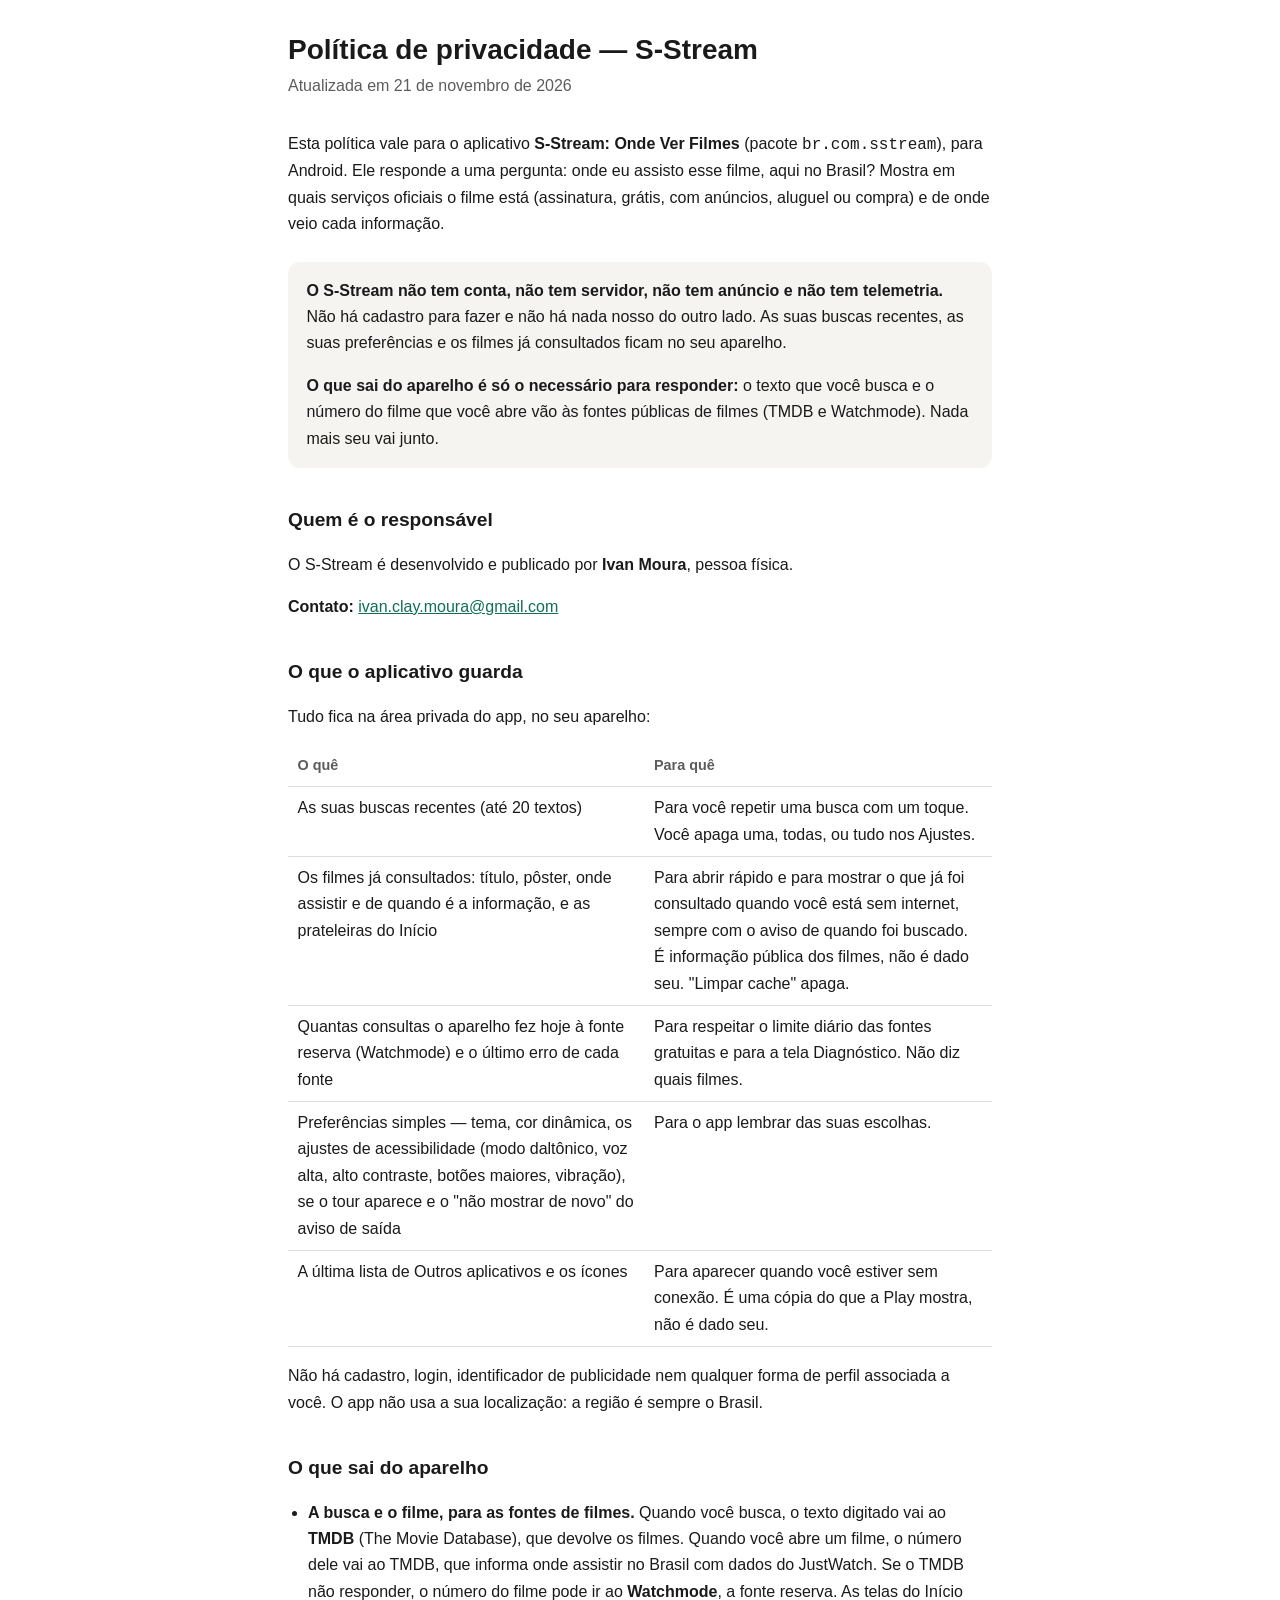
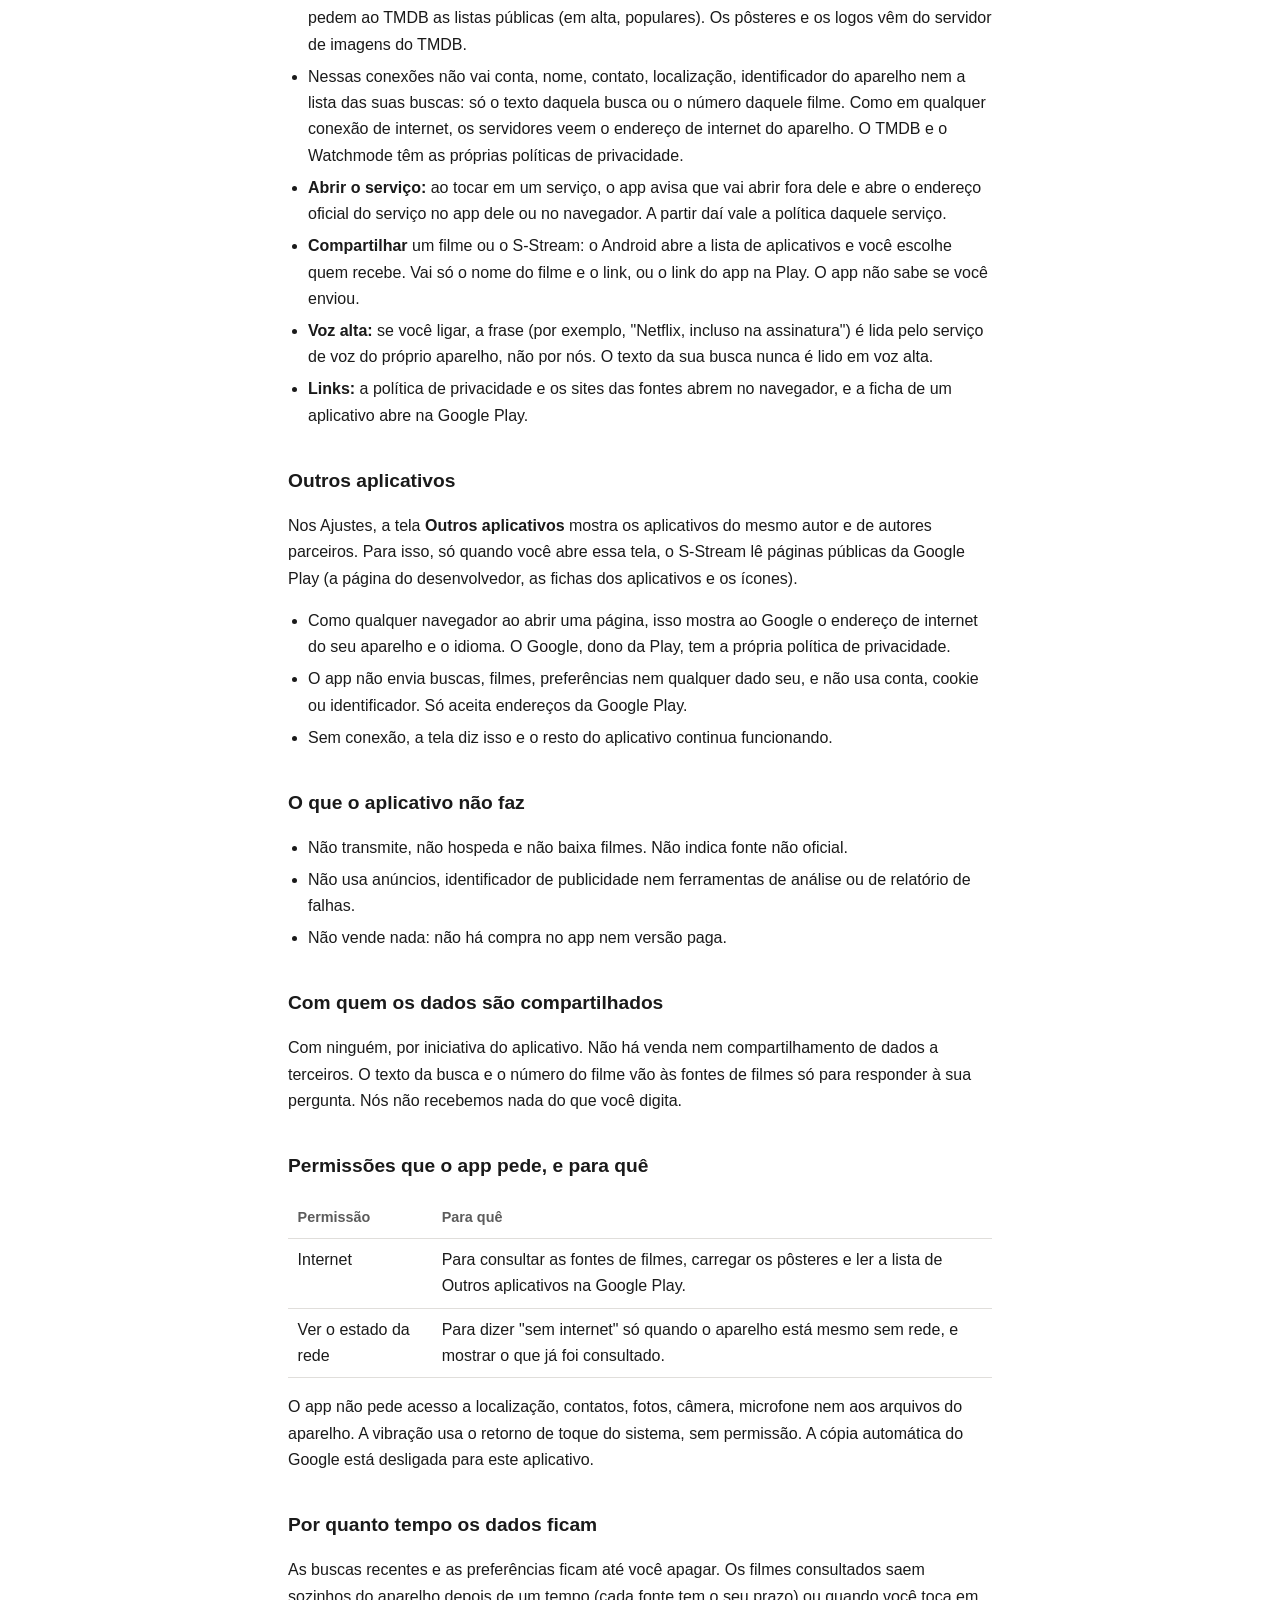
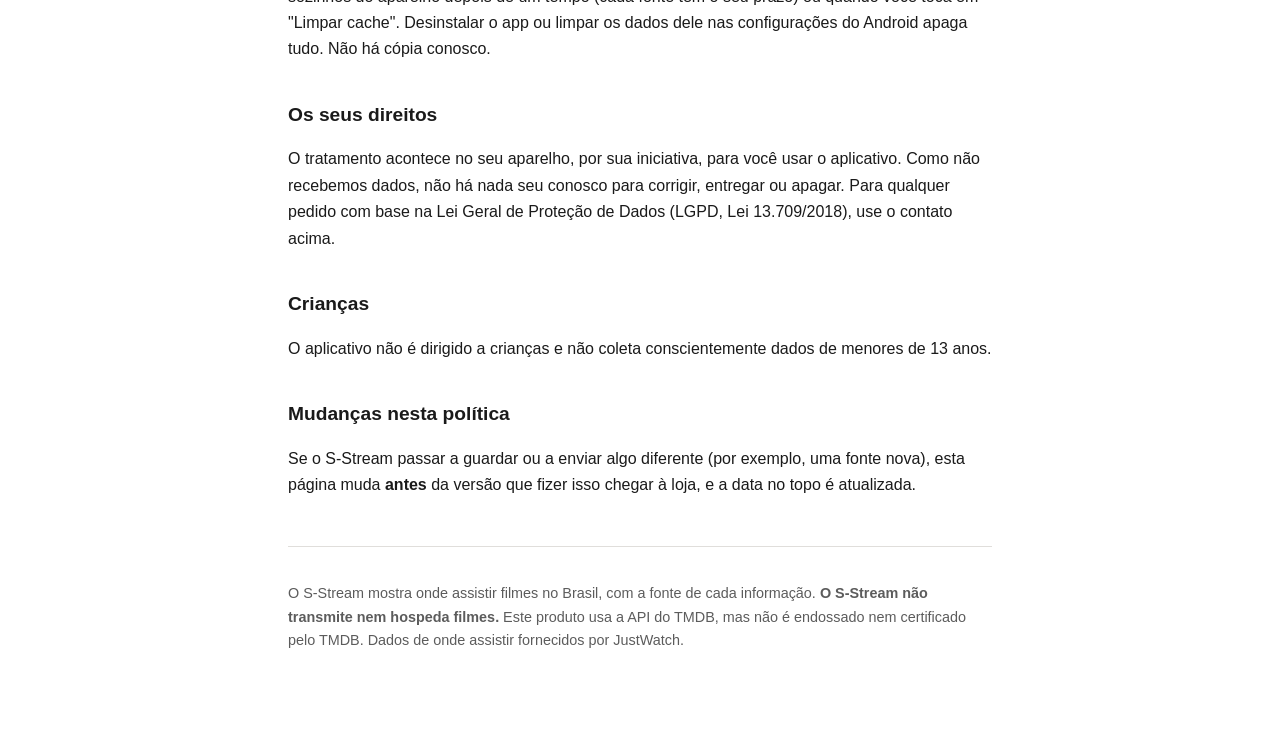
<file: sstream/index.html>
<!doctype html>
<html lang="pt-BR">
<head>
<meta charset="utf-8">
<meta name="viewport" content="width=device-width, initial-scale=1">
<title>Política de privacidade — S-Stream</title>
<meta name="description" content="Política de privacidade do aplicativo S-Stream: Onde Ver Filmes. Sem conta, sem servidor e sem anúncio: só o texto da busca e o filme escolhido vão às fontes públicas de filmes, e as suas buscas ficam no seu aparelho.">
<link rel="stylesheet" href="../estilo.css">
</head>
<body>
<main>

  <h1>Política de privacidade — S-Stream</h1>
  <p class="subtitulo">Atualizada em 21 de novembro de 2026</p>

  <p>Esta política vale para o aplicativo <strong>S-Stream: Onde Ver Filmes</strong> (pacote
  <code>br.com.sstream</code>), para Android. Ele responde a uma pergunta: onde eu assisto esse filme, aqui no
  Brasil? Mostra em quais serviços oficiais o filme está (assinatura, grátis, com anúncios, aluguel ou compra) e de
  onde veio cada informação.</p>

  <div class="destaque">
    <p><strong>O S-Stream não tem conta, não tem servidor, não tem anúncio e não tem telemetria.</strong>
    Não há cadastro para fazer e não há nada nosso do outro lado. As suas buscas recentes, as suas preferências e
    os filmes já consultados ficam no seu aparelho.</p>
    <p><strong>O que sai do aparelho é só o necessário para responder:</strong> o texto que você busca e o
    número do filme que você abre vão às fontes públicas de filmes (TMDB e Watchmode). Nada mais seu vai junto.</p>
  </div>

  <h2>Quem é o responsável</h2>

  <p>O S-Stream é desenvolvido e publicado por <strong>Ivan Moura</strong>, pessoa física.</p>

  <p><strong>Contato:</strong>
  <a href="mailto:ivan.clay.moura@gmail.com">ivan.clay.moura@gmail.com</a></p>

  <h2>O que o aplicativo guarda</h2>

  <p>Tudo fica na área privada do app, no seu aparelho:</p>

  <table>
    <thead><tr><th>O quê</th><th>Para quê</th></tr></thead>
    <tbody>
      <tr>
        <td>As suas buscas recentes (até 20 textos)</td>
        <td>Para você repetir uma busca com um toque. Você apaga uma, todas, ou tudo nos Ajustes.</td>
      </tr>
      <tr>
        <td>Os filmes já consultados: título, pôster, onde assistir e de quando é a informação, e as prateleiras do
        Início</td>
        <td>Para abrir rápido e para mostrar o que já foi consultado quando você está sem internet, sempre com o
        aviso de quando foi buscado. É informação pública dos filmes, não é dado seu. "Limpar cache" apaga.</td>
      </tr>
      <tr>
        <td>Quantas consultas o aparelho fez hoje à fonte reserva (Watchmode) e o último erro de cada fonte</td>
        <td>Para respeitar o limite diário das fontes gratuitas e para a tela Diagnóstico. Não diz quais filmes.</td>
      </tr>
      <tr>
        <td>Preferências simples — tema, cor dinâmica, os ajustes de acessibilidade (modo daltônico, voz alta, alto
        contraste, botões maiores, vibração), se o tour aparece e o "não mostrar de novo" do aviso de saída</td>
        <td>Para o app lembrar das suas escolhas.</td>
      </tr>
      <tr>
        <td>A última lista de Outros aplicativos e os ícones</td>
        <td>Para aparecer quando você estiver sem conexão. É uma cópia do que a Play mostra, não é dado seu.</td>
      </tr>
    </tbody>
  </table>

  <p>Não há cadastro, login, identificador de publicidade nem qualquer forma de perfil associada a você. O app
  não usa a sua localização: a região é sempre o Brasil.</p>

  <h2>O que sai do aparelho</h2>

  <ul>
    <li><strong>A busca e o filme, para as fontes de filmes.</strong> Quando você busca, o texto digitado vai ao
    <strong>TMDB</strong> (The Movie Database), que devolve os filmes. Quando você abre um filme, o número dele vai
    ao TMDB, que informa onde assistir no Brasil com dados do JustWatch. Se o TMDB não responder, o número do filme
    pode ir ao <strong>Watchmode</strong>, a fonte reserva. As telas do Início pedem ao TMDB as listas públicas
    (em alta, populares). Os pôsteres e os logos vêm do servidor de imagens do TMDB.</li>
    <li>Nessas conexões não vai conta, nome, contato, localização, identificador do aparelho nem a lista das suas
    buscas: só o texto daquela busca ou o número daquele filme. Como em qualquer conexão de internet, os
    servidores veem o endereço de internet do aparelho. O TMDB e o Watchmode têm as próprias políticas de
    privacidade.</li>
    <li><strong>Abrir o serviço:</strong> ao tocar em um serviço, o app avisa que vai abrir fora dele e abre o
    endereço oficial do serviço no app dele ou no navegador. A partir daí vale a política daquele serviço.</li>
    <li><strong>Compartilhar</strong> um filme ou o S-Stream: o Android abre a lista de aplicativos e você escolhe
    quem recebe. Vai só o nome do filme e o link, ou o link do app na Play. O app não sabe se você enviou.</li>
    <li><strong>Voz alta:</strong> se você ligar, a frase (por exemplo, "Netflix, incluso na assinatura") é lida pelo
    serviço de voz do próprio aparelho, não por nós. O texto da sua busca nunca é lido em voz alta.</li>
    <li><strong>Links:</strong> a política de privacidade e os sites das fontes abrem no navegador, e a ficha de
    um aplicativo abre na Google Play.</li>
  </ul>

  <h2>Outros aplicativos</h2>

  <p>Nos Ajustes, a tela <strong>Outros aplicativos</strong> mostra os aplicativos do mesmo autor e de autores
  parceiros. Para isso, só quando você abre essa tela, o S-Stream lê páginas públicas da Google Play (a página do
  desenvolvedor, as fichas dos aplicativos e os ícones).</p>
  <ul>
    <li>Como qualquer navegador ao abrir uma página, isso mostra ao Google o endereço de internet do seu aparelho e
    o idioma. O Google, dono da Play, tem a própria política de privacidade.</li>
    <li>O app não envia buscas, filmes, preferências nem qualquer dado seu, e não usa conta, cookie ou
    identificador. Só aceita endereços da Google Play.</li>
    <li>Sem conexão, a tela diz isso e o resto do aplicativo continua funcionando.</li>
  </ul>

  <h2>O que o aplicativo não faz</h2>

  <ul>
    <li>Não transmite, não hospeda e não baixa filmes. Não indica fonte não oficial.</li>
    <li>Não usa anúncios, identificador de publicidade nem ferramentas de análise ou de relatório de falhas.</li>
    <li>Não vende nada: não há compra no app nem versão paga.</li>
  </ul>

  <h2>Com quem os dados são compartilhados</h2>

  <p>Com ninguém, por iniciativa do aplicativo. Não há venda nem compartilhamento de dados a terceiros. O texto da
  busca e o número do filme vão às fontes de filmes só para responder à sua pergunta. Nós não recebemos nada do que
  você digita.</p>

  <h2>Permissões que o app pede, e para quê</h2>

  <table>
    <thead><tr><th>Permissão</th><th>Para quê</th></tr></thead>
    <tbody>
      <tr><td>Internet</td><td>Para consultar as fontes de filmes, carregar os pôsteres e ler a lista de Outros
      aplicativos na Google Play.</td></tr>
      <tr><td>Ver o estado da rede</td><td>Para dizer "sem internet" só quando o aparelho está mesmo sem rede, e
      mostrar o que já foi consultado.</td></tr>
    </tbody>
  </table>

  <p>O app não pede acesso a localização, contatos, fotos, câmera, microfone nem aos arquivos do aparelho. A
  vibração usa o retorno de toque do sistema, sem permissão. A cópia automática do Google está desligada para este
  aplicativo.</p>

  <h2>Por quanto tempo os dados ficam</h2>

  <p>As buscas recentes e as preferências ficam até você apagar. Os filmes consultados saem sozinhos do aparelho
  depois de um tempo (cada fonte tem o seu prazo) ou quando você toca em "Limpar cache". Desinstalar o app ou
  limpar os dados dele nas configurações do Android apaga tudo. Não há cópia conosco.</p>

  <h2>Os seus direitos</h2>

  <p>O tratamento acontece no seu aparelho, por sua iniciativa, para você usar o aplicativo. Como não recebemos
  dados, não há nada seu conosco para corrigir, entregar ou apagar. Para qualquer pedido com base na Lei Geral de
  Proteção de Dados (LGPD, Lei 13.709/2018), use o contato acima.</p>

  <h2>Crianças</h2>

  <p>O aplicativo não é dirigido a crianças e não coleta conscientemente dados de menores de 13 anos.</p>

  <h2>Mudanças nesta política</h2>

  <p>Se o S-Stream passar a guardar ou a enviar algo diferente (por exemplo, uma fonte nova), esta página muda
  <strong>antes</strong> da versão que fizer isso chegar à loja, e a data no topo é atualizada.</p>

  <footer>
    <p>O S-Stream mostra onde assistir filmes no Brasil, com a fonte de cada informação.
    <strong>O S-Stream não transmite nem hospeda filmes.</strong> Este produto usa a API do TMDB, mas não é
    endossado nem certificado pelo TMDB. Dados de onde assistir fornecidos por JustWatch.</p>
  </footer>

</main>
</body>
</html>
</file>
<file: estilo.css>
/* Estilo comum das páginas de privacidade.
   Um arquivo só, para que acrescentar um app custe uma pasta e um HTML. */

:root {
  color-scheme: light dark;
  --fundo: #ffffff;
  --superficie: #f5f4f0;
  --texto: #1a1a1a;
  --texto-fraco: #5c5c5c;
  --linha: #e0dedb;
  --destaque: #0f6e56;
}

@media (prefers-color-scheme: dark) {
  :root {
    --fundo: #14161a;
    --superficie: #1d2026;
    --texto: #eceff4;
    --texto-fraco: #a6adba;
    --linha: #2c313a;
    --destaque: #5fcfae;
  }
}

* { box-sizing: border-box; }

body {
  margin: 0;
  padding: 2rem 1.25rem 4rem;
  background: var(--fundo);
  color: var(--texto);
  font: 16px/1.65 -apple-system, BlinkMacSystemFont, "Segoe UI", Roboto, Arial, sans-serif;
}

main { max-width: 44rem; margin: 0 auto; }

h1 { font-size: 1.75rem; line-height: 1.25; margin: 0 0 .35rem; }
h2 { font-size: 1.2rem; margin: 2.25rem 0 .5rem; }
h3 { font-size: 1rem; margin: 1.5rem 0 .35rem; }

.subtitulo { color: var(--texto-fraco); margin: 0 0 2rem; }

a { color: var(--destaque); }

.destaque {
  background: var(--superficie);
  border-radius: .75rem;
  padding: 1rem 1.15rem;
  margin: 1.5rem 0;
}

.destaque p:first-child { margin-top: 0; }
.destaque p:last-child { margin-bottom: 0; }

ul { padding-left: 1.25rem; }
li { margin: .35rem 0; }

table { border-collapse: collapse; width: 100%; margin: 1rem 0; }
th, td { text-align: left; padding: .5rem .6rem; border-bottom: 1px solid var(--linha); vertical-align: top; }
th { color: var(--texto-fraco); font-weight: 600; font-size: .9rem; }

.lista-de-apps { list-style: none; padding: 0; }

.lista-de-apps li {
  border: 1px solid var(--linha);
  border-radius: .75rem;
  margin: .75rem 0;
}

.lista-de-apps a {
  display: block;
  padding: 1rem 1.15rem;
  text-decoration: none;
  color: inherit;
}

.lista-de-apps a:hover { background: var(--superficie); }
.lista-de-apps strong { display: block; color: var(--destaque); }
.lista-de-apps span { color: var(--texto-fraco); font-size: .95rem; }

footer {
  margin-top: 3rem;
  padding-top: 1.25rem;
  border-top: 1px solid var(--linha);
  color: var(--texto-fraco);
  font-size: .9rem;
}

.pendente {
  border-left: 3px solid var(--destaque);
  padding-left: .75rem;
  color: var(--texto-fraco);
}
</file>
